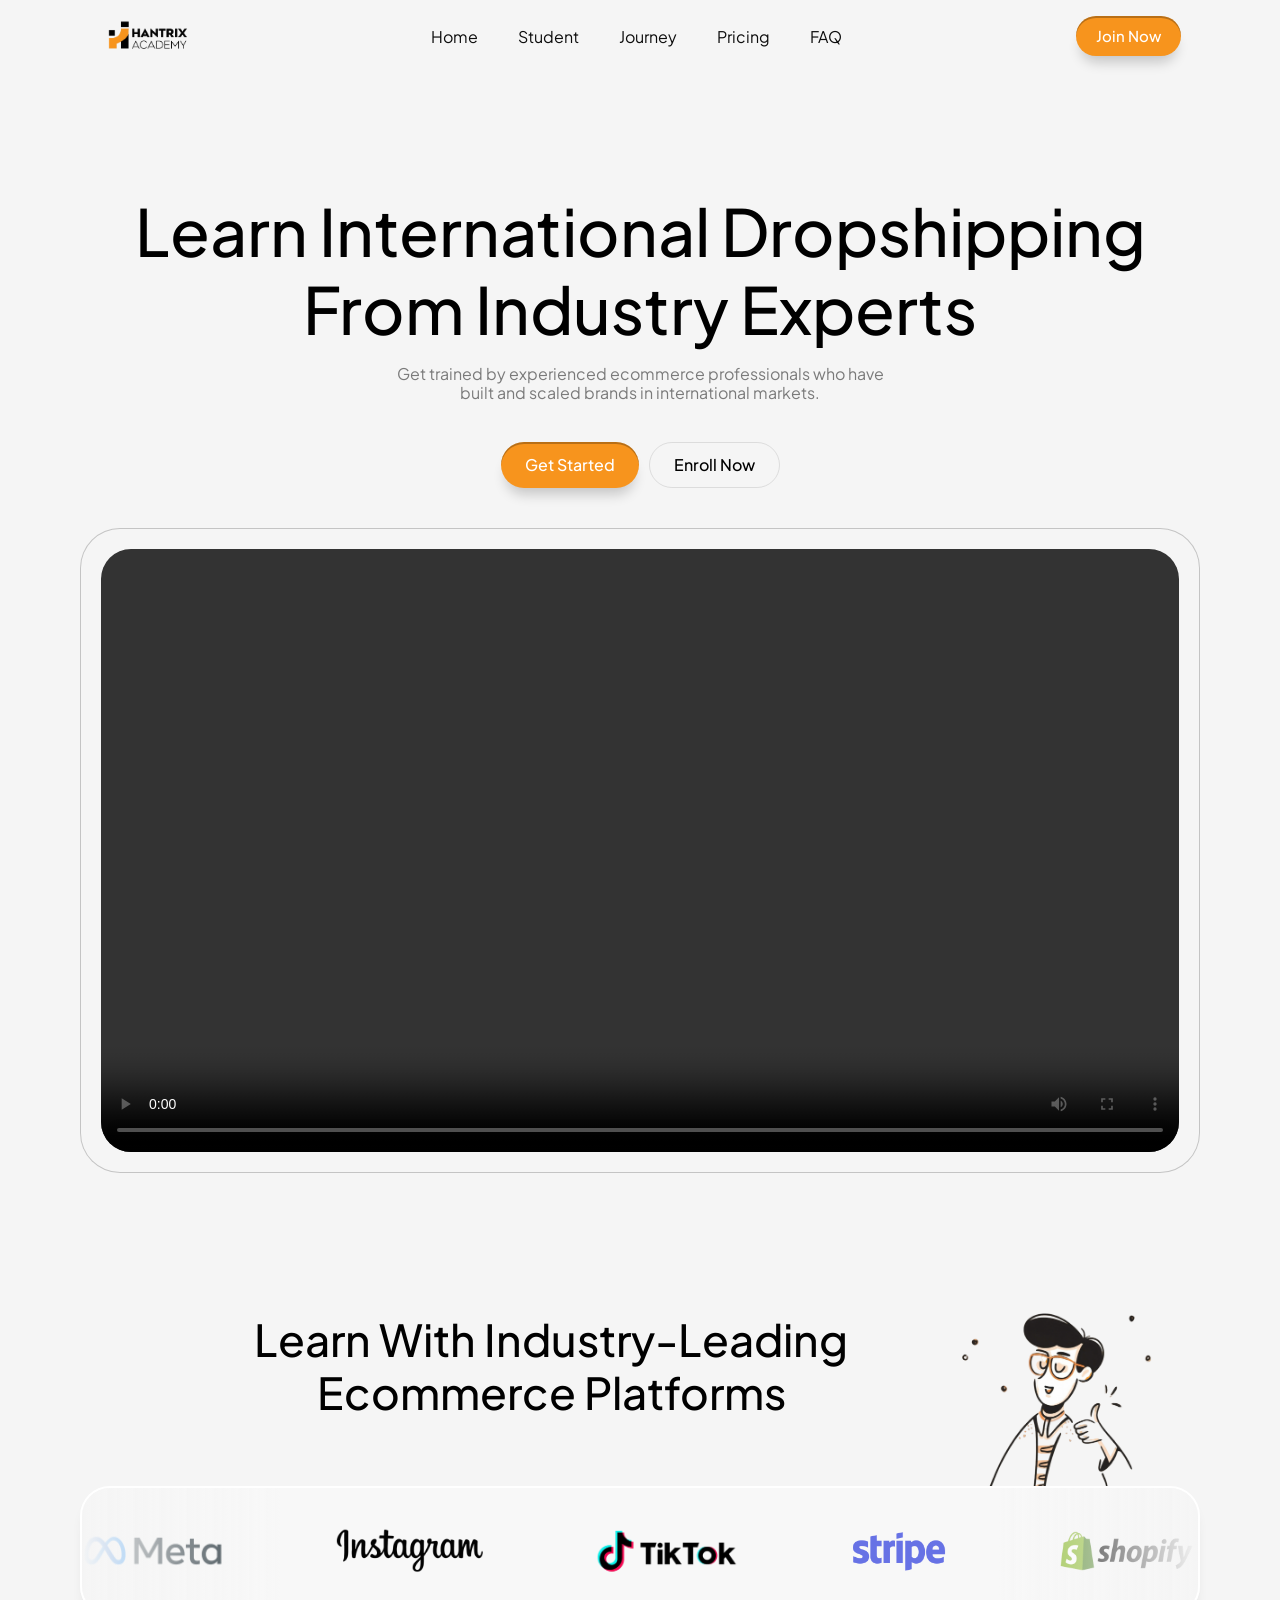
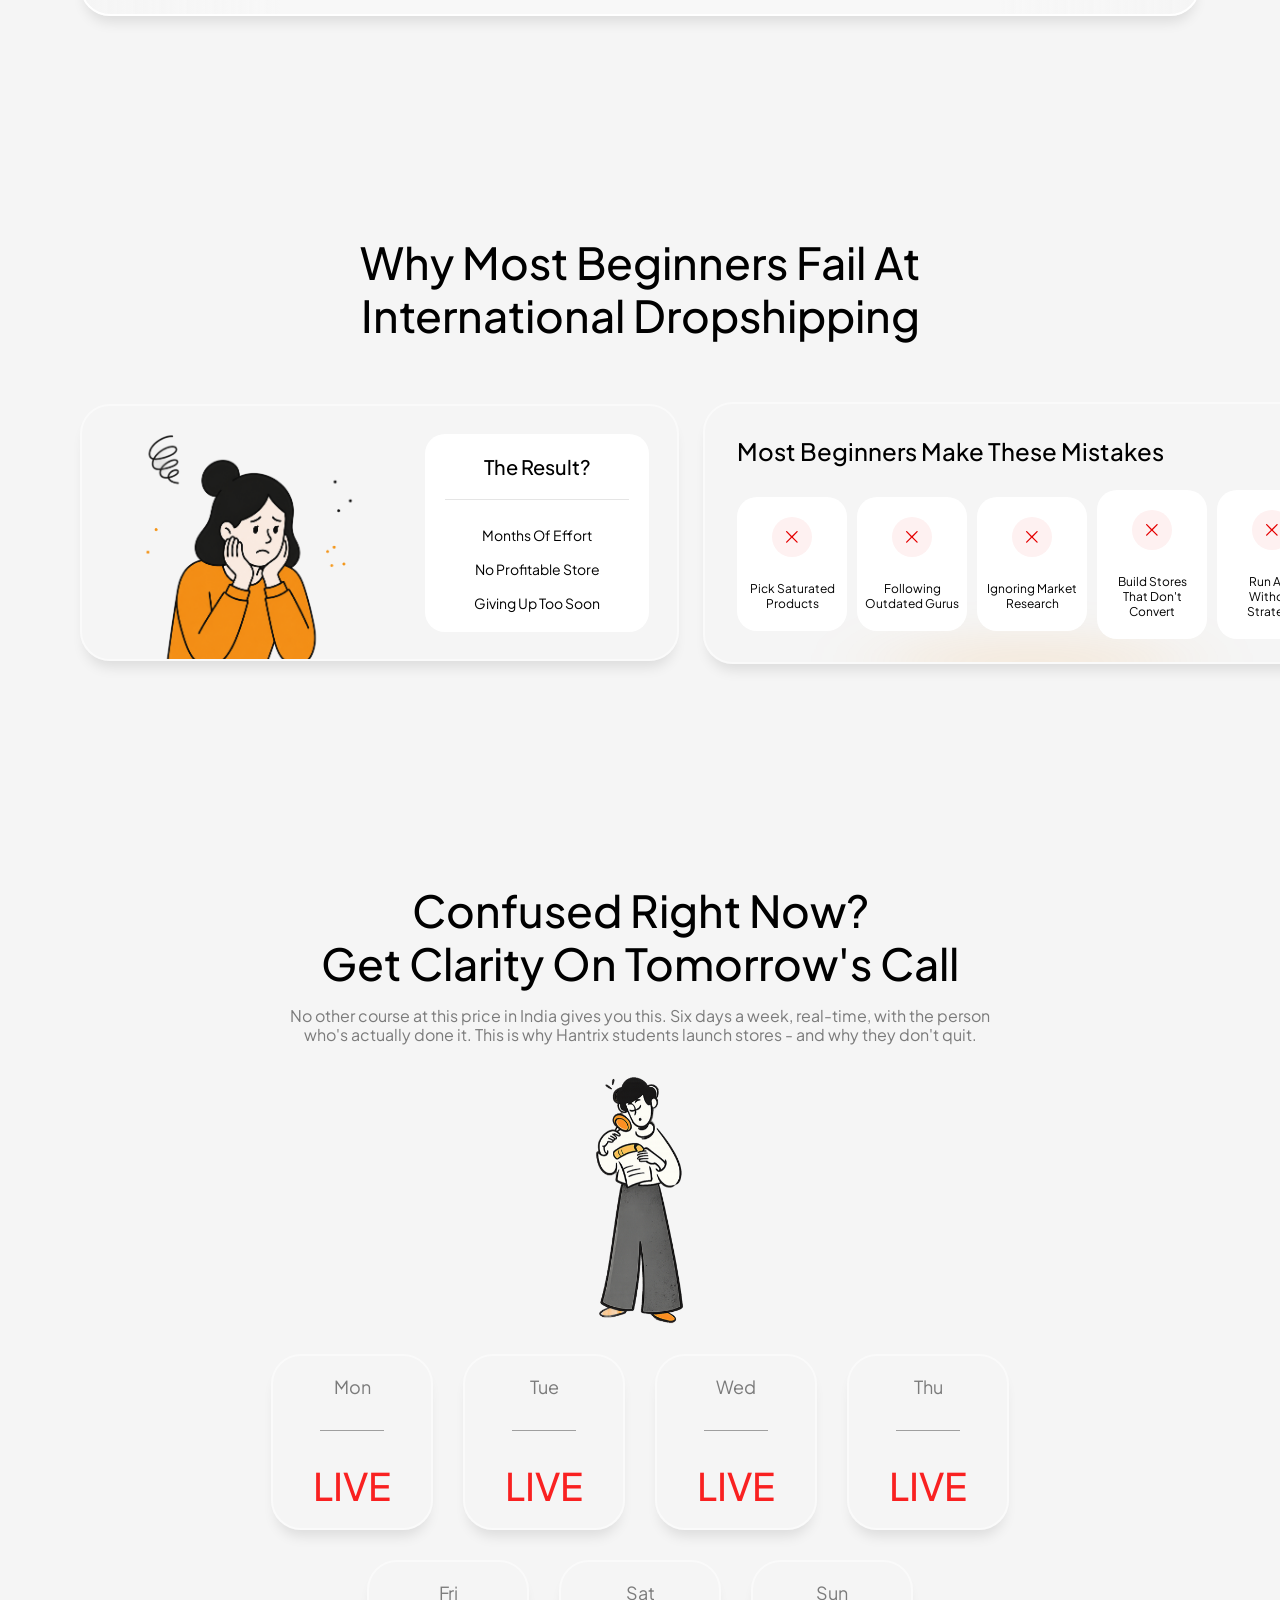
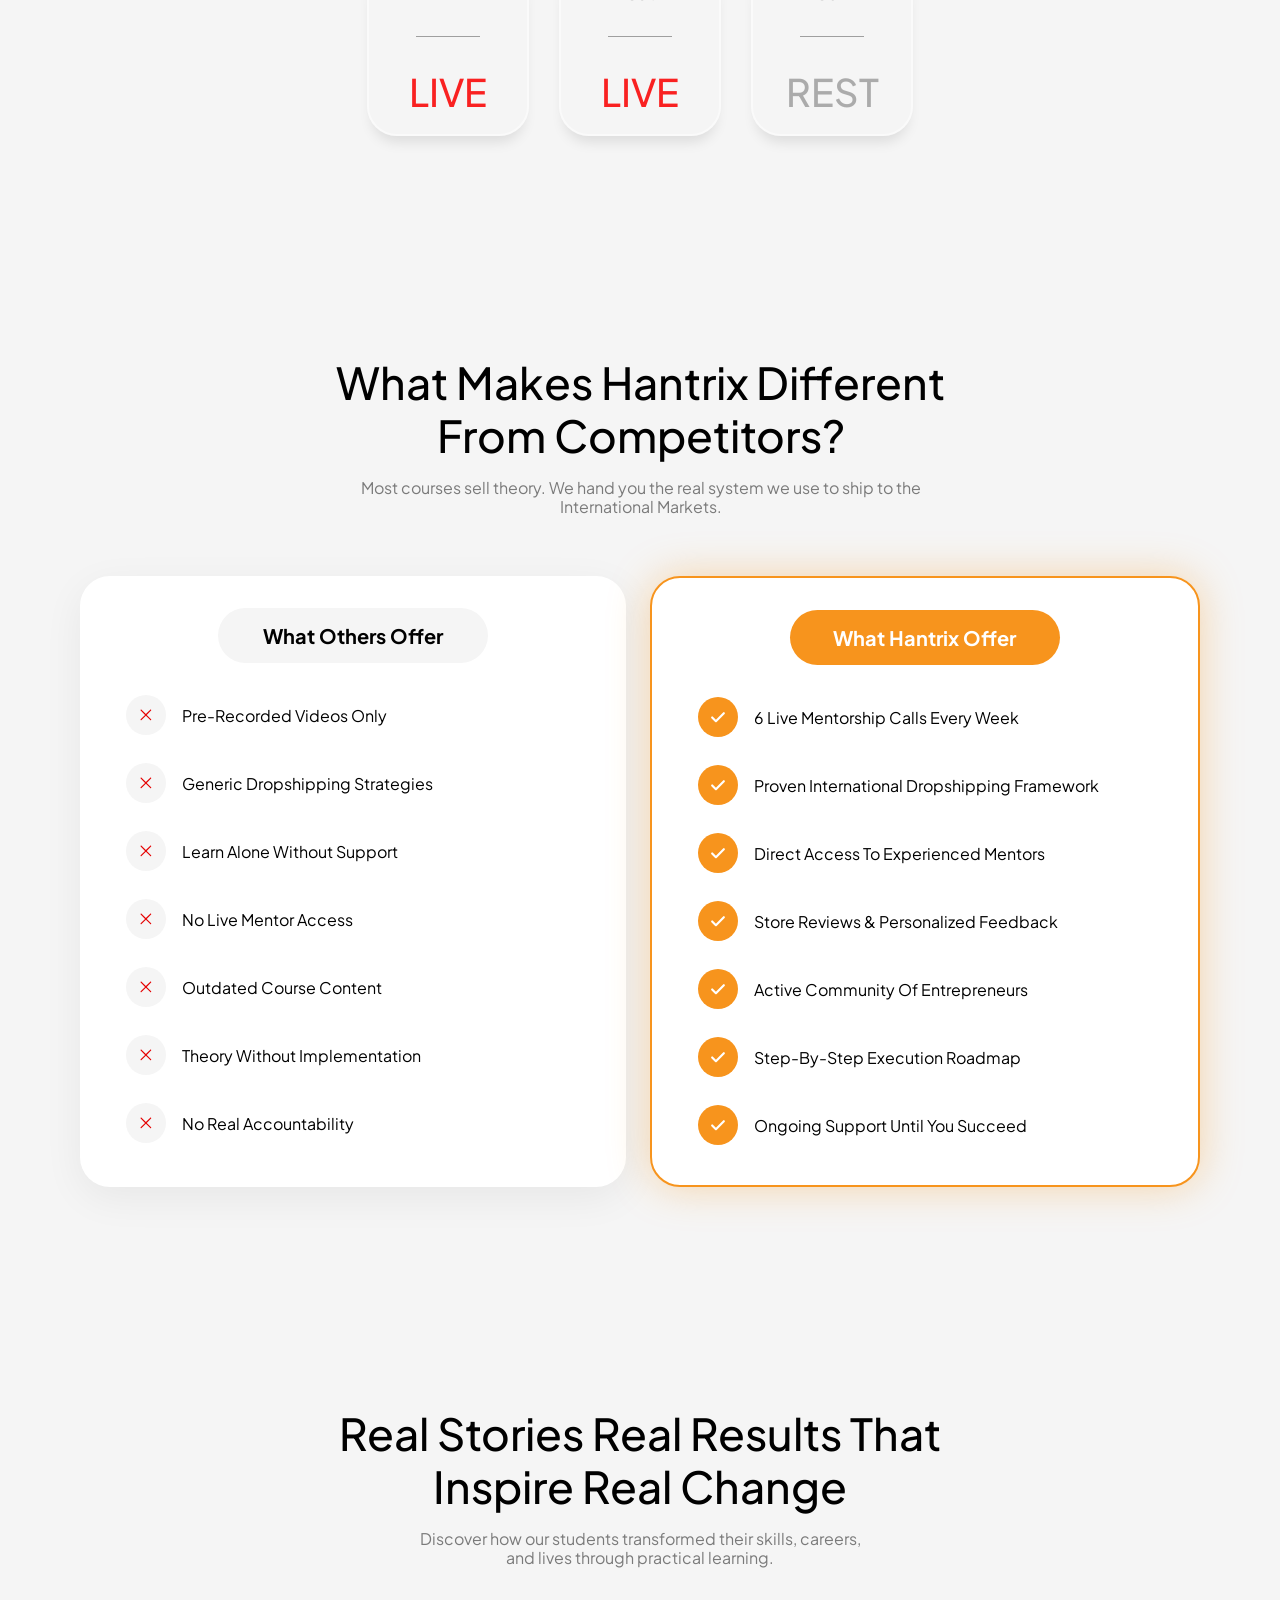
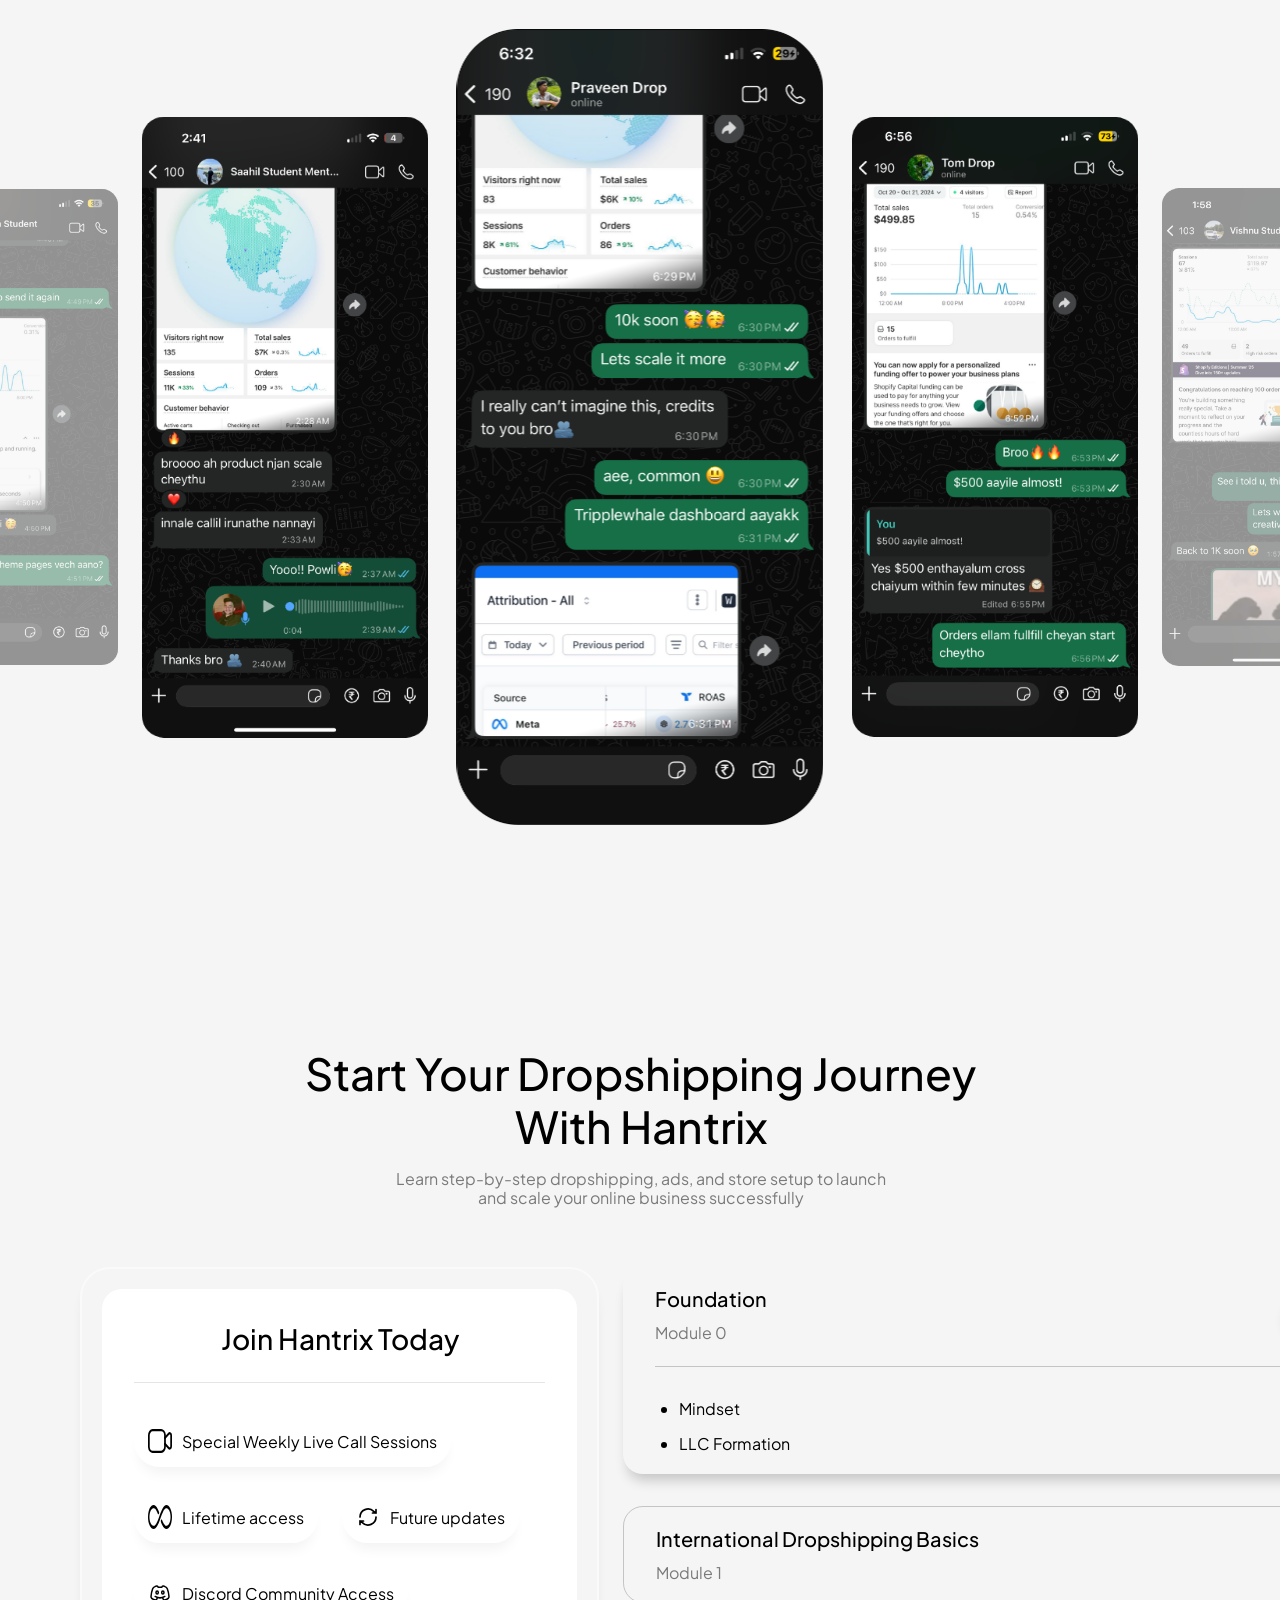
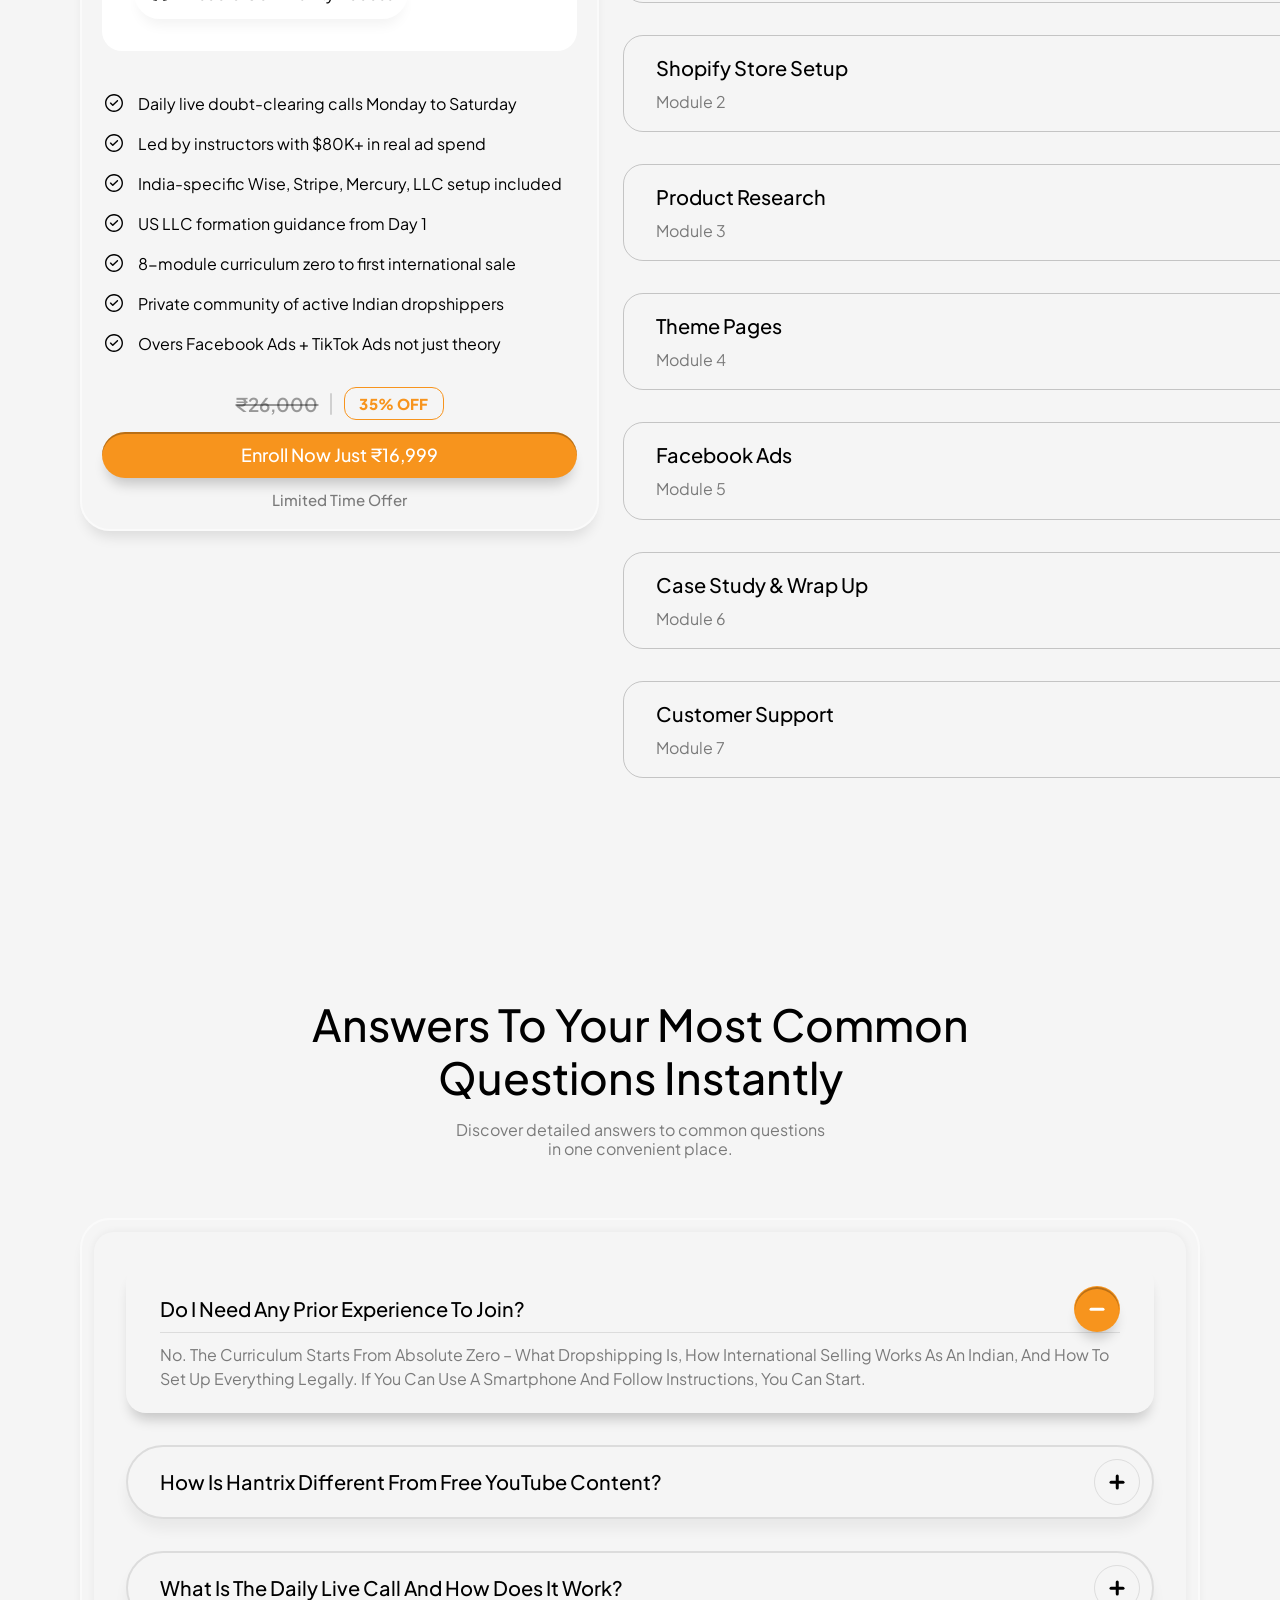
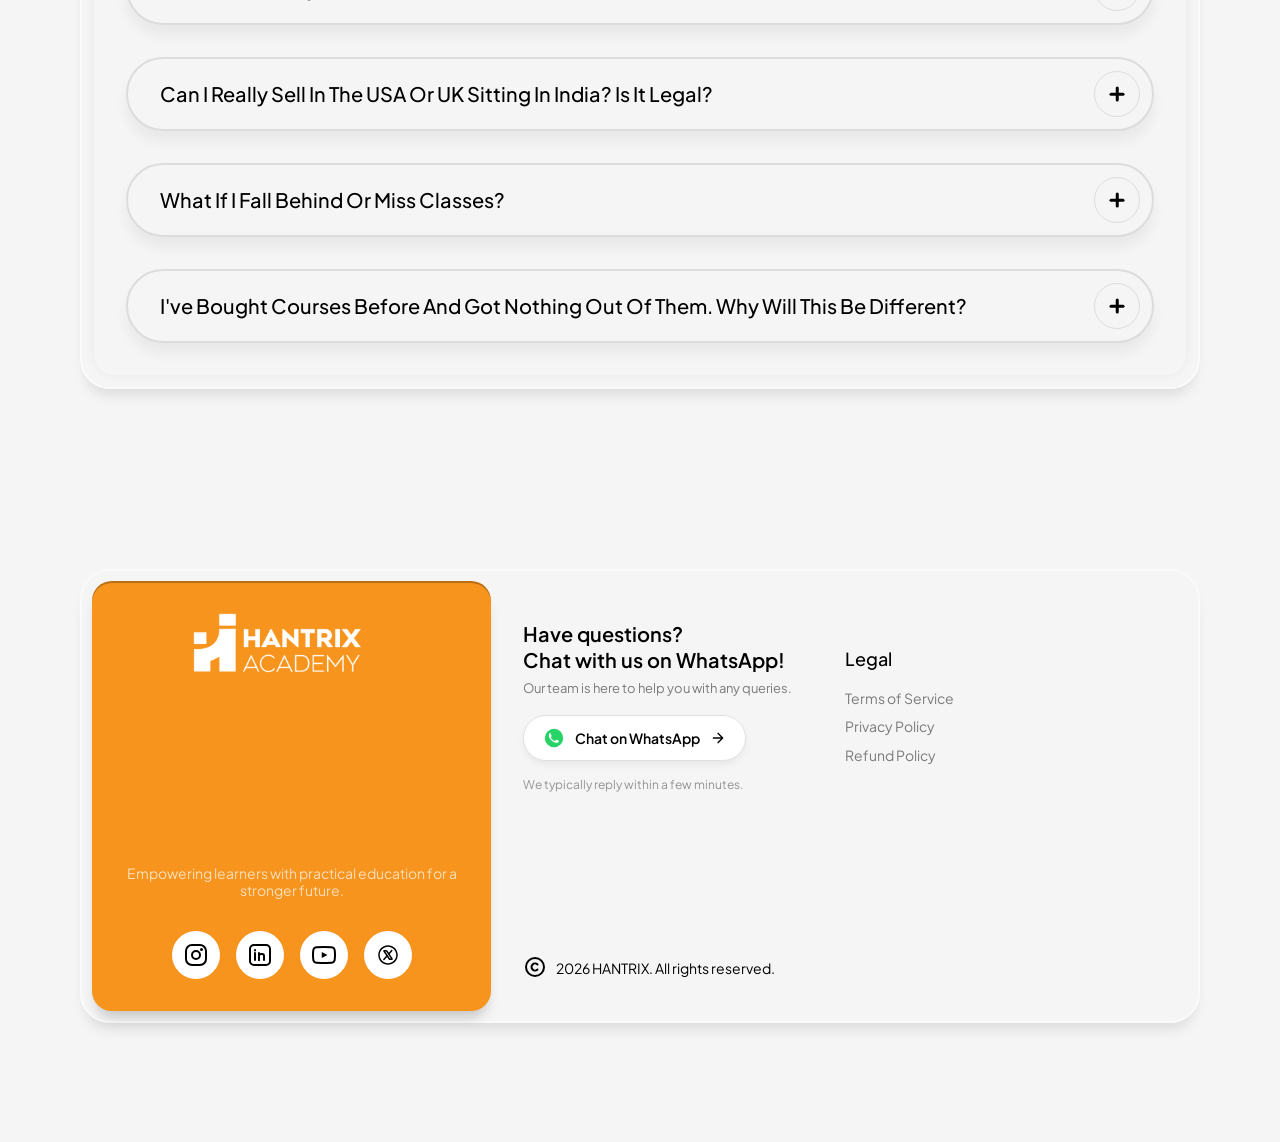
<file: index.html>
<!DOCTYPE html>
<html lang="en">
<head>
  <meta charset="UTF-8" />
  <meta name="viewport" content="width=device-width, initial-scale=1.0" />
  <title>Hantrix Academy</title>
  <link rel="icon" type="image/png" href="assets/Favicon.png">
  <link rel="preconnect" href="https://fonts.googleapis.com" />
  <link rel="preconnect" href="https://fonts.gstatic.com" crossorigin />
  <link href="https://fonts.googleapis.com/css2?family=Plus+Jakarta+Sans:ital,wght@0,200..800;1,200..800&display=swap" rel="stylesheet" />
  <link rel="stylesheet" href="styles.css" />
</head>
<body>
  <!-- Frame 38 — page container -->
  <main class="page">

    <!-- ===== Section 1 — Navbar (Frame 14) ===== -->
    <header class="navbar">
      <div class="navbar__inner">
        <!-- Logo -->
        <a class="logo" href="#home">
          <img class="logo__img" src="assets/logo.png" alt="Hantrix Academy" />
        </a>

        <!-- Nav links -->
        <nav>
          <ul class="nav-links">
            <li><a href="#home">Home</a></li>
            <li><a href="#students">Student</a></li>
            <li><a href="#journey">Journey</a></li>
            <li><a href="#pricing">Pricing</a></li>
            <li><a href="#faq">FAQ</a></li>
          </ul>
        </nav>

        <!-- CTA -->
        <button class="btn btn-primary navbar__cta" onclick="window.open('https://learn.hantrixacademy.com/login','_blank','noopener')">Join Now</button>

        <!-- Mobile hamburger -->
        <button class="navbar__burger" id="navBurger" aria-label="Open menu" aria-expanded="false">
          <svg width="16" height="16" viewBox="0 0 24 24" fill="none" stroke="#fff" stroke-width="2.4" stroke-linecap="round"><line x1="3" y1="6" x2="21" y2="6"/><line x1="3" y1="12" x2="21" y2="12"/><line x1="3" y1="18" x2="21" y2="18"/></svg>
        </button>
      </div>

      <!-- Mobile dropdown menu -->
      <div class="mobile-menu" id="mobileMenu">
        <a href="#home">Home</a>
        <a href="#students">Student</a>
        <a href="#journey">Journey</a>
        <a href="#pricing">Pricing</a>
        <a href="#faq">FAQ</a>
        <button class="btn btn-primary" onclick="window.open('https://learn.hantrixacademy.com/login','_blank','noopener')">Join Now</button>
      </div>
    </header>

    <!-- ===== Section 2 — Hero (Frame 38) ===== -->
    <section class="hero" id="home">
      <div class="hero__intro">
        <div class="hero__eyebrow-wrap" style="display:none;">
          <span class="hero__badge">
            <span class="hero__badge-flag">🇮🇳</span>
            India's First International Dropshipping Academy
          </span>
        </div>

        <div class="hero__text">
          <h1 class="h1 hero__title">Learn International Dropshipping From Industry Experts</h1>
          <p class="subheading">
            Get trained by experienced ecommerce professionals who have<br />
            built and scaled brands in international markets.
          </p>
        </div>

        <div class="hero__buttons">
          <button class="btn btn-primary" onclick="window.open('https://learn.hantrixacademy.com','_blank','noopener')">Get Started</button>
          <button class="btn btn-outline" onclick="location.href='checkout.html'">Enroll Now</button>
        </div>
      </div>

      <!-- Video (same player as checkoutpagehantrix) -->
      <div class="hero__video">
        <div class="hero__video-inner">
          <video controls playsinline webkit-playsinline preload="metadata">
            <source src="https://pub-c2b4c1f32995479e861f271ed9e7f25b.r2.dev/Anirudh%20Landing%20Pravil%204K.mp4#t=0.001" type="video/mp4" />
          </video>
        </div>
      </div>
    </section>

    <!-- ===== Section 3 — Platforms (Frame 2147243743) ===== -->
    <section class="section platforms">
      <div class="section__inner platforms__inner">
        <div class="platforms__top">
          <h2 class="h2 platforms__heading">Learn With Industry-Leading<br />Ecommerce Platforms</h2>
          <div class="platforms__illustration">
            <img src="assets/illustration-thumbsup.png" alt="" />
          </div>
        </div>

        <div class="platforms__logos">
          <div class="platforms__ticker">
            <!-- group 1 -->
            <div class="ticker-group">
              <span class="plogo plogo--meta"><img src="assets/meta.png" alt="Meta" /></span>
              <span class="plogo plogo--insta"><img src="assets/instagram.png" alt="Instagram" /></span>
              <span class="plogo plogo--tiktok"><img src="assets/tiktok.png" alt="TikTok" /></span>
              <span class="plogo plogo--stripe"><img src="assets/stripe.png" alt="Stripe" /></span>
              <span class="plogo plogo--shopify"><img src="assets/shopify.png" alt="Shopify" /></span>
            </div>
            <!-- group 2 (duplicate for seamless loop) -->
            <div class="ticker-group" aria-hidden="true">
              <span class="plogo plogo--meta"><img src="assets/meta.png" alt="" /></span>
              <span class="plogo plogo--insta"><img src="assets/instagram.png" alt="" /></span>
              <span class="plogo plogo--tiktok"><img src="assets/tiktok.png" alt="" /></span>
              <span class="plogo plogo--stripe"><img src="assets/stripe.png" alt="" /></span>
              <span class="plogo plogo--shopify"><img src="assets/shopify.png" alt="" /></span>
            </div>
          </div>
        </div>
      </div>
    </section>

    <!-- ===== Section 4 — Pain Points (Frame 2147243736) ===== -->
    <section class="section painpoints">
      <div class="section__inner painpoints__inner">
        <h2 class="h2">Why Most Beginners Fail At<br />International Dropshipping</h2>

        <div class="painpoints__row">
          <!-- Left: The Result? -->
          <div class="pain-card painpoints__result-card">
            <div class="painpoints__girl">
              <img src="assets/pain-girl.png" alt="Frustrated beginner" />
            </div>
            <div class="result-box">
              <div class="result-box__head">
                <p class="result-box__title">The Result?</p>
                <span class="result-box__divider"></span>
              </div>
              <ul class="result-box__list">
                <li>Months of effort</li>
                <li>No Profitable Store</li>
                <li>Giving Up Too Soon</li>
              </ul>
            </div>
          </div>

          <!-- Right: Most Beginners Make These Mistakes -->
          <div class="pain-card painpoints__mistakes-card">
            <h3 class="painpoints__mistakes-title">Most Beginners Make These Mistakes</h3>
            <div class="mistakes">
              <div class="mistakes__glow" aria-hidden="true">
                <img src="assets/mistakes-glow.svg" alt="" />
              </div>
              <div class="mistakes__row">
                <div class="mistake">
                  <div class="mistake__inner">
                    <span class="mistake__icon"><img src="assets/close-x.svg" alt="" /></span>
                    <p>Pick Saturated Products</p>
                  </div>
                </div>
                <div class="mistake">
                  <div class="mistake__inner">
                    <span class="mistake__icon"><img src="assets/close-x.svg" alt="" /></span>
                    <p>Following Outdated Gurus</p>
                  </div>
                </div>
                <div class="mistake">
                  <div class="mistake__inner">
                    <span class="mistake__icon"><img src="assets/close-x.svg" alt="" /></span>
                    <p>Ignoring Market Research</p>
                  </div>
                </div>
                <div class="mistake">
                  <div class="mistake__inner">
                    <span class="mistake__icon"><img src="assets/close-x.svg" alt="" /></span>
                    <p>Build Stores That Don't Convert</p>
                  </div>
                </div>
                <div class="mistake">
                  <div class="mistake__inner">
                    <span class="mistake__icon"><img src="assets/close-x.svg" alt="" /></span>
                    <p>Run Ads Without Strategy</p>
                  </div>
                </div>
              </div>
            </div>
          </div>
        </div>
      </div>
    </section>

    <!-- ===== Section 5 — Live Call Schedule (Frame 47) ===== -->
    <section class="section liveschedule">
      <div class="section__inner liveschedule__inner">
        <div class="liveschedule__head">
          <h2 class="h2">Confused Right Now?<br />Get Clarity On Tomorrow's Call</h2>
          <p class="subheading liveschedule__subtext">
            No other course at this price in India gives you this. Six days a week, real-time, with the person who's
            actually done it. This is why Hantrix students launch stores - and why they don't quit.
          </p>
        </div>

        <div class="liveschedule__illustration">
          <img src="assets/live-phone.png" alt="Person reviewing on a call" />
        </div>

        <!-- Schedule grid (Frame 65) -->
        <div class="schedule">
          <div class="schedule__row">
            <div class="day-card">
              <span class="day-card__day">Mon</span>
              <span class="day-card__divider"></span>
              <span class="day-card__status day-card__status--live">LIVE</span>
            </div>
            <div class="day-card">
              <span class="day-card__day">Tue</span>
              <span class="day-card__divider"></span>
              <span class="day-card__status day-card__status--live">LIVE</span>
            </div>
            <div class="day-card">
              <span class="day-card__day">Wed</span>
              <span class="day-card__divider"></span>
              <span class="day-card__status day-card__status--live">LIVE</span>
            </div>
            <div class="day-card">
              <span class="day-card__day">Thu</span>
              <span class="day-card__divider"></span>
              <span class="day-card__status day-card__status--live">LIVE</span>
            </div>
          </div>
          <div class="schedule__row">
            <div class="day-card">
              <span class="day-card__day">Fri</span>
              <span class="day-card__divider"></span>
              <span class="day-card__status day-card__status--live">LIVE</span>
            </div>
            <div class="day-card">
              <span class="day-card__day">Sat</span>
              <span class="day-card__divider"></span>
              <span class="day-card__status day-card__status--live">LIVE</span>
            </div>
            <div class="day-card day-card--rest">
              <span class="day-card__day">Sun</span>
              <span class="day-card__divider"></span>
              <span class="day-card__status day-card__status--rest">REST</span>
            </div>
          </div>
        </div>
      </div>
    </section>

    <!-- ===== Section 6 — Comparison Table (Frame 2147243735) ===== -->
    <section class="section comparison">
      <div class="section__inner comparison__inner">
        <div class="comparison__head">
          <h2 class="h2">What Makes Hantrix Different<br />From Competitors?</h2>
          <p class="subheading comparison__subtext">
            Most courses sell theory. We hand you the real system we use to ship to the International Markets.
          </p>
        </div>

        <div class="comparison__cards">
          <!-- What Others Offer -->
          <div class="cmp-card cmp-card--others">
            <div class="cmp-card__header cmp-card__header--grey">What Others Offer</div>
            <ul class="cmp-list">
              <li><span class="cmp-icon cmp-icon--x"><img src="assets/close-x.svg" alt="" /></span>Pre-Recorded Videos Only</li>
              <li><span class="cmp-icon cmp-icon--x"><img src="assets/close-x.svg" alt="" /></span>Generic Dropshipping Strategies</li>
              <li><span class="cmp-icon cmp-icon--x"><img src="assets/close-x.svg" alt="" /></span>Learn Alone Without Support</li>
              <li><span class="cmp-icon cmp-icon--x"><img src="assets/close-x.svg" alt="" /></span>No Live Mentor Access</li>
              <li><span class="cmp-icon cmp-icon--x"><img src="assets/close-x.svg" alt="" /></span>Outdated Course Content</li>
              <li><span class="cmp-icon cmp-icon--x"><img src="assets/close-x.svg" alt="" /></span>Theory Without Implementation</li>
              <li><span class="cmp-icon cmp-icon--x"><img src="assets/close-x.svg" alt="" /></span>No Real Accountability</li>
            </ul>
          </div>

          <!-- What Hantrix Offer -->
          <div class="cmp-card cmp-card--hantrix">
            <div class="cmp-card__header cmp-card__header--orange">What Hantrix Offer</div>
            <ul class="cmp-list">
              <li><span class="cmp-icon cmp-icon--check"><svg viewBox="0 0 24 24" fill="none" aria-hidden="true"><path d="M5 12.5l4.5 4.5L19 7.5" stroke="#fff" stroke-width="2.6" stroke-linecap="round" stroke-linejoin="round"/></svg></span>6 Live Mentorship Calls Every Week</li>
              <li><span class="cmp-icon cmp-icon--check"><svg viewBox="0 0 24 24" fill="none" aria-hidden="true"><path d="M5 12.5l4.5 4.5L19 7.5" stroke="#fff" stroke-width="2.6" stroke-linecap="round" stroke-linejoin="round"/></svg></span>Proven International Dropshipping Framework</li>
              <li><span class="cmp-icon cmp-icon--check"><svg viewBox="0 0 24 24" fill="none" aria-hidden="true"><path d="M5 12.5l4.5 4.5L19 7.5" stroke="#fff" stroke-width="2.6" stroke-linecap="round" stroke-linejoin="round"/></svg></span>Direct Access To Experienced Mentors</li>
              <li><span class="cmp-icon cmp-icon--check"><svg viewBox="0 0 24 24" fill="none" aria-hidden="true"><path d="M5 12.5l4.5 4.5L19 7.5" stroke="#fff" stroke-width="2.6" stroke-linecap="round" stroke-linejoin="round"/></svg></span>Store Reviews &amp; Personalized Feedback</li>
              <li><span class="cmp-icon cmp-icon--check"><svg viewBox="0 0 24 24" fill="none" aria-hidden="true"><path d="M5 12.5l4.5 4.5L19 7.5" stroke="#fff" stroke-width="2.6" stroke-linecap="round" stroke-linejoin="round"/></svg></span>Active Community Of Entrepreneurs</li>
              <li><span class="cmp-icon cmp-icon--check"><svg viewBox="0 0 24 24" fill="none" aria-hidden="true"><path d="M5 12.5l4.5 4.5L19 7.5" stroke="#fff" stroke-width="2.6" stroke-linecap="round" stroke-linejoin="round"/></svg></span>Step-By-Step Execution Roadmap</li>
              <li><span class="cmp-icon cmp-icon--check"><svg viewBox="0 0 24 24" fill="none" aria-hidden="true"><path d="M5 12.5l4.5 4.5L19 7.5" stroke="#fff" stroke-width="2.6" stroke-linecap="round" stroke-linejoin="round"/></svg></span>Ongoing Support Until You Succeed</li>
            </ul>
          </div>
        </div>
      </div>
    </section>

    <!-- ===== Section 8 — Testimonials (Frame 2147243732) ===== -->
    <!-- NOTE: Section 7 (Community/Support — Frame 49) goes ABOVE this once provided -->
    <section class="section testimonials" id="students">
      <div class="section__inner testimonials__inner">
        <div class="testimonials__head">
          <h2 class="h2">Real Stories Real Results That<br />Inspire Real Change</h2>
          <p class="subheading">
            Discover how our students transformed their skills, careers,<br />
            and lives through practical learning.
          </p>
        </div>

        <div class="testimonials__gallery">
          <!-- far left (Mustafa) -->
          <div class="phone phone--l2">
            <img src="assets/phone-l2.png" alt="Mustafa — student testimonial" />
          </div>
          <!-- left-center (Saahil) -->
          <div class="phone phone--l1">
            <img src="assets/phone-l1.png" alt="Saahil — student testimonial" />
          </div>
          <!-- center (Praveen) — hero -->
          <div class="phone phone--center">
            <img src="assets/phone-center.png" alt="Praveen Drop — student testimonial" />
          </div>
          <!-- right-center (Tom) -->
          <div class="phone phone--r1">
            <img src="assets/phone-r1.png" alt="Tom Drop — student testimonial" />
          </div>
          <!-- far right (Vishnu) -->
          <div class="phone phone--r2">
            <img src="assets/phone-r2.png" alt="Vishnu — student testimonial" />
          </div>
        </div>
      </div>
    </section>

    <!-- ===== Section 9 — Pricing / Curriculum (Frame 51) ===== -->
    <section class="section pricing" id="journey">
      <div class="section__inner pricing__inner">
        <div class="pricing__head">
          <h2 class="h2">Start Your Dropshipping Journey<br />With Hantrix</h2>
          <p class="subheading pricing__subtext">
            Learn step-by-step dropshipping, ads, and store setup to launch<br />and scale your online business successfully
          </p>
        </div>

        <div class="pricing__cols" id="pricing">
          <!-- LEFT: Join Hantrix Today -->
          <div class="pricing__left">
            <div class="join-group">
            <div class="join-card join-card--top">
              <div class="join-card__head">
                <h3 class="join-card__title">Join Hantrix Today</h3>
                <span class="join-card__divider"></span>
              </div>

              <div class="join-features">
                <span class="feature-pill">
                  <img src="assets/ic-video.svg" width="24" height="24" alt="" />
                  Special Weekly Live Call Sessions
                </span>
                <div class="feature-row">
                  <span class="feature-pill">
                    <img src="assets/ic-lifetime.svg" width="24" height="24" alt="" />
                    Lifetime access
                  </span>
                  <span class="feature-pill">
                    <svg viewBox="0 0 24 24" fill="none" stroke="#000" stroke-width="1.7" stroke-linecap="round"><path d="M4 12a8 8 0 0113.7-5.6L20 8M20 4.5V8h-3.5M20 12a8 8 0 01-13.7 5.6L4 16M4 19.5V16h3.5"/></svg>
                    Future updates
                  </span>
                </div>
                <span class="feature-pill">
                  <img src="assets/ic-discord.svg" width="24" height="24" alt="" />
                  Discord Community Access
                </span>
              </div>
            </div>

            <div class="join-card join-card--bottom">
              <ul class="join-checklist">
                <li><img src="assets/ic-check.svg" width="24" height="24" alt="" />Daily live doubt-clearing calls Monday to Saturday</li>
                <li><img src="assets/ic-check.svg" width="24" height="24" alt="" />Led by instructors with $80K+ in real ad spend</li>
                <li><img src="assets/ic-check.svg" width="24" height="24" alt="" />India-specific Wise, Stripe, Mercury, LLC setup included</li>
                <li><img src="assets/ic-check.svg" width="24" height="24" alt="" />US LLC formation guidance from Day 1</li>
                <li><img src="assets/ic-check.svg" width="24" height="24" alt="" />8-module curriculum zero to first international sale</li>
                <li><img src="assets/ic-check.svg" width="24" height="24" alt="" />Private community of active Indian dropshippers</li>
                <li><img src="assets/ic-check.svg" width="24" height="24" alt="" />Overs Facebook Ads + TikTok Ads not just theory</li>
              </ul>

              <div class="offer-top">
                <span class="offer-cut">₹26,000</span>
                <span class="offer-div"></span>
                <span class="offer-badge">35% OFF</span>
              </div>
              <button class="btn btn-cta" onclick="location.href='checkout.html'">Enroll Now Just ₹16,999</button>
              <div class="offer-sub">Limited Time Offer</div>
            </div>
            </div>

            <!-- social proof -->
            <div class="enrolled-pill">
              <!-- TODO: replace with real avatar cluster image -->
              <span class="enrolled-avatars"><span></span><span></span><span></span></span>
              20 People have enrolled in last 30 days
            </div>
          </div>

          <!-- RIGHT: Curriculum accordion -->
          <!-- checkout-style accordion (JS-rendered) -->
          <div class="pricing__right">
            <div id="modules-container" style="display:flex; flex-direction:column; gap:32px;"></div>
          </div>
        </div>
      </div>
    </section>

    <!-- ===== Section 10 — FAQ (Frame 52) ===== -->
    <section class="section faq" id="faq">
      <div class="section__inner faq__inner">
        <div class="faq__head">
          <h2 class="h2">Answers To Your Most Common<br />Questions Instantly</h2>
          <p class="subheading">Discover detailed answers to common questions<br />in one convenient place.</p>
        </div>

        <div class="faq__list">
          <div class="faq__panel">
          <details class="faq-item" name="faq" open>
            <summary class="faq-item__summary">
              <span class="faq-item__q">Do I Need Any Prior Experience To Join?</span>
              <span class="faq-item__toggle" aria-hidden="true"></span>
            </summary>
            <div class="faq-item__body">
              <span class="faq-item__divider"></span>
              <p class="faq-item__a">No. The Curriculum Starts From Absolute Zero – What Dropshipping Is, How International Selling Works As An Indian, And How To Set Up Everything Legally. If You Can Use A Smartphone And Follow Instructions, You Can Start.</p>
            </div>
          </details>

          <details class="faq-item" name="faq">
            <summary class="faq-item__summary">
              <span class="faq-item__q">How Is Hantrix Different From Free YouTube Content?</span>
              <span class="faq-item__toggle" aria-hidden="true"></span>
            </summary>
            <div class="faq-item__body">
              <span class="faq-item__divider"></span>
              <p class="faq-item__a">YouTube gives you fragments. Hantrix gives you a system — 8 modules in sequence, India-specific (Wise, Stripe, Mercury, LLC), and a live doubt-clearing call every single day where you can ask questions about your actual store. No YouTube channel does that.</p>
            </div>
          </details>

          <details class="faq-item" name="faq">
            <summary class="faq-item__summary">
              <span class="faq-item__q">What Is The Daily Live Call And How Does It Work?</span>
              <span class="faq-item__toggle" aria-hidden="true"></span>
            </summary>
            <div class="faq-item__body">
              <span class="faq-item__divider"></span>
              <p class="faq-item__a">Every enrolled student gets access to a live doubt-clearing call, Monday to Friday. You join, ask questions about your store, ads, or anything in the curriculum, and get answers in real time. No pre-recorded Q&amp;A. No chatbot. A real instructor on a live call.</p>
            </div>
          </details>

          <details class="faq-item" name="faq">
            <summary class="faq-item__summary">
              <span class="faq-item__q">Can I Really Sell In The USA Or UK Sitting In India? Is It Legal?</span>
              <span class="faq-item__toggle" aria-hidden="true"></span>
            </summary>
            <div class="faq-item__body">
              <span class="faq-item__divider"></span>
              <p class="faq-item__a">Yes — and we cover exactly how. Through LLC formation, Wise, Stripe, and Mercury Bank, you operate a fully legal US business as an Indian resident. This is what most courses skip. We walk you through the entire setup.</p>
            </div>
          </details>

          <details class="faq-item" name="faq">
            <summary class="faq-item__summary">
              <span class="faq-item__q">What If I Fall Behind Or Miss Classes?</span>
              <span class="faq-item__toggle" aria-hidden="true"></span>
            </summary>
            <div class="faq-item__body">
              <span class="faq-item__divider"></span>
              <p class="faq-item__a">Every call is recorded and available inside the platform. Miss a day, watch the recording. Fall behind on a module, catch up at your pace. The daily calls aren't going anywhere — they run every week, so you always have a live session to come back to.</p>
            </div>
          </details>

          <details class="faq-item" name="faq">
            <summary class="faq-item__summary">
              <span class="faq-item__q">I've Bought Courses Before And Got Nothing Out Of Them. Why Will This Be Different?</span>
              <span class="faq-item__toggle" aria-hidden="true"></span>
            </summary>
            <div class="faq-item__body">
              <span class="faq-item__divider"></span>
              <p class="faq-item__a">Most courses sell you videos and disappear. Hantrix gives you a live instructor on a call every single day — Monday to Friday. You get stuck, you show up, you get unblocked. That's the difference. No support = no results. We built the daily call specifically because that's where every other course fails.</p>
            </div>
          </details>
          </div>
        </div>
      </div>
    </section>

    <!-- ===== Section 11 — Footer (reused from checkoutpagehantrix) ===== -->
    <footer style="width:100%; background:#F5F5F5; padding:40px 80px 60px;">
  <div class="footer-desktop" style="max-width:1280px; margin:0 auto;">
    <div class="ft-card" style="padding:12px 32px 12px 12px; background:rgba(255,255,255,0); box-shadow:0px 11px 13px -5px rgba(0,0,0,0.10); border-radius:30px; outline:2px rgba(255,255,255,0.50) solid; outline-offset:-2px; display:inline-flex; flex-direction:column; gap:10px; width:100%;">
      <div class="footer-row" style="align-self:stretch; display:inline-flex; align-items:flex-start; gap:32px;">

        <!-- Left: Orange brand card -->
        <div class="f-anim ft-brand" data-fo="0" style="padding:32px; background:#F7941D; box-shadow:0 2px 0 0 rgba(0,0,0,0.25) inset, 0 11px 13px -5px rgba(0,0,0,0.20); border-radius:20px; display:flex; align-items:center; gap:10px; flex:none;">
          <div class="ft-brand-col" style="width:335px; display:inline-flex; flex-direction:column; align-items:center; gap:191px;">
            <!-- Logo -->
            <img src="assets/footer-logo.png" style="height:61px; width:auto; object-fit:contain;">
            <!-- Tagline + socials -->
            <div style="align-self:stretch; display:flex; flex-direction:column; align-items:center; gap:32px;">
              <div class="f-anim" data-fo="1" style="align-self:stretch; text-align:center; color:rgba(255,255,255,0.70); font-size:14px; font-family:'Plus Jakarta Sans',sans-serif; font-weight:400; line-height:16.80px; word-wrap:break-word;">Empowering learners with practical education for a stronger future.</div>
              <div style="display:inline-flex; align-items:center; gap:16px;">
                <!-- Instagram -->
                <a class="f-anim" data-fo="5" href="https://www.instagram.com/hantrix.academy?igsh=bWI3dGhtZ2I4bGY2&utm_source=qr" target="_blank" rel="noopener" style="padding:12px; background:white; border-radius:50px; display:flex; justify-content:center; align-items:center; text-decoration:none;">
                  <svg width="24" height="24" viewBox="0 0 24 24" fill="none" xmlns="http://www.w3.org/2000/svg">
                    <rect x="2" y="2" width="20" height="20" rx="6" stroke="#000" stroke-width="2" fill="none"/>
                    <circle cx="12" cy="12" r="4" stroke="#000" stroke-width="2" fill="none"/>
                    <circle cx="17.5" cy="6.5" r="1.5" fill="#000"/>
                  </svg>
                </a>
                <!-- LinkedIn -->
                <a class="f-anim" data-fo="6" href="https://www.linkedin.com/in/hantrix-academy-3033b0403/" target="_blank" rel="noopener" style="padding:12px; background:white; border-radius:50px; display:flex; justify-content:center; align-items:center; text-decoration:none;">
                  <svg width="24" height="24" viewBox="0 0 24 24" fill="none" xmlns="http://www.w3.org/2000/svg">
                    <rect x="2" y="2" width="20" height="20" rx="4" stroke="#000" stroke-width="2" fill="none"/>
                    <path d="M7 10v7M7 7v.5" stroke="#000" stroke-width="2" stroke-linecap="round"/>
                    <path d="M11 17v-4c0-1.1.9-2 2-2h1a2 2 0 0 1 2 2v4" stroke="#000" stroke-width="2" stroke-linecap="round" stroke-linejoin="round"/>
                    <path d="M11 10v7" stroke="#000" stroke-width="2" stroke-linecap="round"/>
                  </svg>
                </a>
                <!-- YouTube -->
                <a class="f-anim" data-fo="7" href="https://www.youtube.com/@hantrixacademy" target="_blank" rel="noopener" style="padding:12px; background:white; border-radius:50px; display:flex; justify-content:center; align-items:center; text-decoration:none;">
                  <svg width="24" height="24" viewBox="0 0 24 24" fill="none" xmlns="http://www.w3.org/2000/svg">
                    <path d="M22.54 6.42a2.78 2.78 0 0 0-1.95-1.96C18.88 4 12 4 12 4s-6.88 0-8.59.46A2.78 2.78 0 0 0 1.46 6.42 29 29 0 0 0 1 12a29 29 0 0 0 .46 5.58 2.78 2.78 0 0 0 1.95 1.96C5.12 20 12 20 12 20s6.88 0 8.59-.46a2.78 2.78 0 0 0 1.95-1.96A29 29 0 0 0 23 12a29 29 0 0 0-.46-5.58z" stroke="#000" stroke-width="2" fill="none"/>
                    <polygon points="9.75 15.02 15.5 12 9.75 8.98 9.75 15.02" fill="#000"/>
                  </svg>
                </a>
                <!-- X (Twitter) -->
                <a class="f-anim" data-fo="8" href="https://x.com/hantrixacademy?s=11" target="_blank" rel="noopener" style="padding:12px; background:white; border-radius:50px; display:flex; justify-content:center; align-items:center; text-decoration:none;">
                  <svg width="24" height="24" viewBox="0 0 24 24" fill="none" xmlns="http://www.w3.org/2000/svg">
                    <path fill-rule="evenodd" clip-rule="evenodd" d="M12 3.75C7.44329 3.75 3.75 7.44329 3.75 12C3.75 16.5567 7.44329 20.25 12 20.25C16.5567 20.25 20.25 16.5567 20.25 12C20.25 7.44329 16.5567 3.75 12 3.75ZM2.25 12C2.25 6.61487 6.61487 2.25 12 2.25C17.3851 2.25 21.75 6.61487 21.75 12C21.75 17.3851 17.3851 21.75 12 21.75C6.61487 21.75 2.25 17.3851 2.25 12Z" fill="black"/>
                    <path fill-rule="evenodd" clip-rule="evenodd" d="M7.34352 8.47386C6.90712 7.83045 7.36801 6.96094 8.14545 6.96094H10.1963C10.6265 6.96094 11.0287 7.17412 11.2701 7.53012L16.7059 15.5444C17.1423 16.1878 16.6814 17.0573 15.9039 17.0573H13.8531C13.4229 17.0573 13.0207 16.8441 12.7793 16.4881L7.34352 8.47386ZM9.14723 8.46094L13.9604 15.5573H14.9022L10.089 8.46094H9.14723Z" fill="black"/>
                    <path fill-rule="evenodd" clip-rule="evenodd" d="M11.6242 12.2418C11.9351 12.5155 11.9652 12.9894 11.6915 13.3003L8.4399 16.9938C8.16619 17.3047 7.69228 17.3349 7.38138 17.0612C7.07048 16.7875 7.04032 16.3136 7.31403 16.0027L10.5657 12.3091C10.8394 11.9982 11.3133 11.9681 11.6242 12.2418Z" fill="black"/>
                    <path fill-rule="evenodd" clip-rule="evenodd" d="M16.2968 6.93707C16.6077 7.21078 16.6378 7.68469 16.3641 7.99559L13.3061 11.4692C13.0324 11.7801 12.5585 11.8103 12.2476 11.5366C11.9367 11.2629 11.9065 10.7889 12.1802 10.478L15.2383 7.00443C15.512 6.69352 15.9859 6.66337 16.2968 6.93707Z" fill="black"/>
                  </svg>
                </a>
              </div>
            </div>
          </div>
        </div>

        <!-- Right: Links + newsletter -->
        <div class="ft-right" style="flex:1; flex-direction:column; justify-content:flex-start; align-items:flex-start; gap:163px; display:inline-flex;">

          <!-- Top row -->
          <div class="ft-toprow" style="align-self:stretch; justify-content:flex-start; align-items:center; gap:53px; display:inline-flex; padding-top:40px;">

            <!-- WhatsApp -->
            <div class="f-anim" data-fo="2" style="flex-direction:column; justify-content:flex-start; align-items:flex-start; gap:16px; display:inline-flex;">
              <div style="flex-direction:column; gap:6px; display:flex;">
                <div style="color:#000; font-size:20px; font-family:'Plus Jakarta Sans',sans-serif; font-weight:600; line-height:1.3;">Have questions?<br>Chat with us on WhatsApp!</div>
                <div style="color:rgba(0,0,0,0.50); font-size:13px; font-family:'Plus Jakarta Sans',sans-serif; font-weight:400; line-height:1.5;">Our team is here to help you with any queries.</div>
              </div>
              <a href="https://wa.me/919074174802?text=Hi%2C%20I%27m%20interested%20in%20joining%20Hantrix%20Academy.%20Can%20you%20help%20me%20with%20more%20details%3F" target="_blank" rel="noopener" style="display:inline-flex; align-items:center; gap:10px; padding:12px 20px; background:#fff; border-radius:50px; outline:1px rgba(0,0,0,0.12) solid; outline-offset:-1px; text-decoration:none; box-shadow:0px 4px 10px -2px rgba(0,0,0,0.08);">
                <svg width="22" height="22" viewBox="0 0 24 24" fill="none"><circle cx="12" cy="12" r="10" fill="#25D366"/><path d="M17 14.8c-.3-.1-1.7-.8-2-.9-.3-.1-.5-.1-.7.1-.2.3-.8.9-1 1.1-.2.2-.3.2-.6.1-.3-.2-1.3-.5-2.4-1.5-.9-.8-1.5-1.8-1.7-2.1-.2-.3 0-.5.1-.6.1-.1.3-.3.4-.5.1-.2.2-.3.3-.5.1-.2 0-.4 0-.5-.1-.2-.7-1.6-.9-2.2-.2-.6-.5-.5-.7-.5h-.6c-.2 0-.5.1-.8.4C7 8 6.4 8.6 6.4 9.9c0 1.3 1 2.6 1.1 2.7.1.2 1.9 3 4.6 4.1.6.3 1.1.4 1.5.5.6.2 1.2.2 1.6.1.5-.1 1.7-.7 1.9-1.3.2-.7.2-1.2.2-1.3-.1-.1-.3-.2-.6-.3z" fill="#fff"/></svg>
                <span style="color:#000; font-size:14px; font-family:'Plus Jakarta Sans',sans-serif; font-weight:600;">Chat on WhatsApp</span>
                <svg width="16" height="16" viewBox="0 0 24 24" fill="none" stroke="#000" stroke-width="2" stroke-linecap="round" stroke-linejoin="round"><path d="M5 12h14M12 5l7 7-7 7"/></svg>
              </a>
              <div style="color:rgba(0,0,0,0.40); font-size:12px; font-family:'Plus Jakarta Sans',sans-serif; font-weight:400;">We typically reply within a few minutes.</div>
            </div>

            <!-- Link columns -->
            <div class="ft-links" style="justify-content:flex-start; align-items:flex-start; gap:54px; display:flex;">

              <!-- Legal -->
              <div class="f-anim" data-fo="3" style="flex-direction:column; justify-content:flex-start; align-items:flex-start; gap:20px; display:inline-flex;">
                <div style="color:#000; font-size:18px; font-family:'Plus Jakarta Sans',sans-serif; font-weight:500; line-height:21.60px; word-wrap:break-word;">Legal</div>
                <div style="align-self:stretch; flex-direction:column; justify-content:flex-start; align-items:flex-start; gap:12px; display:flex;">
                  <a href="terms.html" style="color:rgba(0,0,0,0.50); font-size:14px; font-family:'Plus Jakarta Sans',sans-serif; font-weight:400; line-height:16.80px; word-wrap:break-word; text-decoration:none;">Terms of Service</a>
                  <a href="privacy.html" style="color:rgba(0,0,0,0.50); font-size:14px; font-family:'Plus Jakarta Sans',sans-serif; font-weight:400; line-height:16.80px; word-wrap:break-word; text-decoration:none;">Privacy Policy</a>
                  <a href="refund.html" style="color:rgba(0,0,0,0.50); font-size:14px; font-family:'Plus Jakarta Sans',sans-serif; font-weight:400; line-height:16.80px; word-wrap:break-word; text-decoration:none;">Refund Policy</a>
                </div>
              </div>

            </div>
          </div>

          <!-- Bottom bar -->
          <div class="ft-bottom" style="align-self:stretch; justify-content:flex-start; align-items:center; gap:170px; display:inline-flex;">
            <!-- Copyright -->
            <div class="f-anim" data-fo="4" style="justify-content:flex-start; align-items:center; gap:9px; display:flex;">
              <svg width="24" height="24" viewBox="0 0 24 24" fill="none"><circle cx="12" cy="12" r="9" stroke="#000" stroke-width="2"/><path d="M14.5 9.5a3.5 3.5 0 1 0 0 5" stroke="#000" stroke-width="2" stroke-linecap="round"/></svg>
              <div><span style="color:#000; font-size:14px; font-family:'Plus Jakarta Sans',sans-serif; font-weight:400; line-height:16.80px;">2026 </span><span style="color:#000; font-size:14px; font-family:'Plus Jakarta Sans',sans-serif; font-weight:400; text-transform:uppercase; line-height:16.80px;">Hantrix</span><span style="color:#000; font-size:14px; font-family:'Plus Jakarta Sans',sans-serif; font-weight:400; line-height:16.80px;">. All rights reserved.</span></div>
            </div>
          </div>

        </div>
      </div>
    </div>
  </div>

  <!-- ===== Mobile footer (copied from checkoutpagehantrix) — shown only ≤640px ===== -->
  <div class="footer-mobile" style="background:#F5F5F5; padding:12px 12px 12px;">
    <div style="background:rgba(255,255,255,0); box-shadow:0px 11px 13px -5px rgba(0,0,0,0.10); border-radius:30px; outline:2px rgba(255,255,255,0.50) solid; outline-offset:-2px; overflow:hidden; display:flex; flex-direction:column;">

      <!-- Orange brand card -->
      <div class="f-anim" data-fo="0" style="margin:12px 12px 0; padding:32px; background:#F7941D; box-shadow:0px 11px 13px -5px rgba(0,0,0,0.20), 0px 2px 0px rgba(0,0,0,0.25) inset; border-radius:20px; display:flex; justify-content:center;">
        <div style="height:332px; flex:1 0 0; display:flex; flex-direction:column; align-items:center; gap:191px;">
          <img src="assets/footer-logo.png" style="width:116px; height:41px; object-fit:contain;">
          <div style="flex-direction:column; justify-content:flex-start; align-items:center; gap:32px; display:flex;">
            <div style="width:269px; text-align:center; color:rgba(255,255,255,0.70); font-size:12px; font-family:'Plus Jakarta Sans',sans-serif; font-weight:400; line-height:14.40px; word-wrap:break-word;">Empowering learners with practical education for a stronger future.</div>
            <div style="justify-content:flex-start; align-items:center; gap:12px; display:inline-flex;">
              <a href="https://www.instagram.com/hantrix.academy?igsh=bWI3dGhtZ2I4bGY2&utm_source=qr" target="_blank" rel="noopener" style="width:40px; height:40px; padding:12px; background:white; overflow:hidden; border-radius:50px; display:flex; justify-content:center; align-items:center; text-decoration:none; box-sizing:border-box;">
                <svg width="18" height="18" viewBox="0 0 24 24" fill="none"><rect x="2" y="2" width="20" height="20" rx="6" stroke="#000" stroke-width="2" fill="none"/><circle cx="12" cy="12" r="4" stroke="#000" stroke-width="2" fill="none"/><circle cx="17.5" cy="6.5" r="1.5" fill="#000"/></svg>
              </a>
              <a href="https://www.linkedin.com/in/hantrix-academy-3033b0403/" target="_blank" rel="noopener" style="width:40px; height:40px; padding:12px; background:white; overflow:hidden; border-radius:50px; display:flex; justify-content:center; align-items:center; text-decoration:none; box-sizing:border-box;">
                <svg width="18" height="18" viewBox="0 0 24 24" fill="none"><rect x="2" y="2" width="20" height="20" rx="4" stroke="#000" stroke-width="2" fill="none"/><path d="M7 10v7M7 7v.5" stroke="#000" stroke-width="2" stroke-linecap="round"/><path d="M11 17v-4c0-1.1.9-2 2-2h1a2 2 0 0 1 2 2v4" stroke="#000" stroke-width="2" stroke-linecap="round" stroke-linejoin="round"/><path d="M11 10v7" stroke="#000" stroke-width="2" stroke-linecap="round"/></svg>
              </a>
              <a href="https://www.youtube.com/@hantrixacademy" target="_blank" rel="noopener" style="width:40px; height:40px; padding:12px; background:white; overflow:hidden; border-radius:50px; display:flex; justify-content:center; align-items:center; text-decoration:none; box-sizing:border-box;">
                <svg width="18" height="18" viewBox="0 0 24 24" fill="none"><path d="M22.54 6.42a2.78 2.78 0 0 0-1.95-1.96C18.88 4 12 4 12 4s-6.88 0-8.59.46A2.78 2.78 0 0 0 1.46 6.42 29 29 0 0 0 1 12a29 29 0 0 0 .46 5.58 2.78 2.78 0 0 0 1.95 1.96C5.12 20 12 20 12 20s6.88 0 8.59-.46a2.78 2.78 0 0 0 1.95-1.96A29 29 0 0 0 23 12a29 29 0 0 0-.46-5.58z" stroke="#000" stroke-width="2" fill="none"/><polygon points="9.75 15.02 15.5 12 9.75 8.98 9.75 15.02" fill="#000"/></svg>
              </a>
              <a href="https://x.com/hantrixacademy?s=11" target="_blank" rel="noopener" style="width:40px; height:40px; padding:12px; background:white; overflow:hidden; border-radius:50px; display:flex; justify-content:center; align-items:center; text-decoration:none; box-sizing:border-box;">
                <svg width="18" height="18" viewBox="0 0 24 24" fill="none"><path fill-rule="evenodd" clip-rule="evenodd" d="M12 3.75C7.44329 3.75 3.75 7.44329 3.75 12C3.75 16.5567 7.44329 20.25 12 20.25C16.5567 20.25 20.25 16.5567 20.25 12C20.25 7.44329 16.5567 3.75 12 3.75ZM2.25 12C2.25 6.61487 6.61487 2.25 12 2.25C17.3851 2.25 21.75 6.61487 21.75 12C21.75 17.3851 17.3851 21.75 12 21.75C6.61487 21.75 2.25 17.3851 2.25 12Z" fill="black"/><path fill-rule="evenodd" clip-rule="evenodd" d="M7.34352 8.47386C6.90712 7.83045 7.36801 6.96094 8.14545 6.96094H10.1963C10.6265 6.96094 11.0287 7.17412 11.2701 7.53012L16.7059 15.5444C17.1423 16.1878 16.6814 17.0573 15.9039 17.0573H13.8531C13.4229 17.0573 13.0207 16.8441 12.7793 16.4881L7.34352 8.47386ZM9.14723 8.46094L13.9604 15.5573H14.9022L10.089 8.46094H9.14723Z" fill="black"/><path fill-rule="evenodd" clip-rule="evenodd" d="M11.6242 12.2418C11.9351 12.5155 11.9652 12.9894 11.6915 13.3003L8.4399 16.9938C8.16619 17.3047 7.69228 17.3349 7.38138 17.0612C7.07048 16.7875 7.04032 16.3136 7.31403 16.0027L10.5657 12.3091C10.8394 11.9982 11.3133 11.9681 11.6242 12.2418Z" fill="black"/><path fill-rule="evenodd" clip-rule="evenodd" d="M16.2968 6.93707C16.6077 7.21078 16.6378 7.68469 16.3641 7.99559L13.3061 11.4692C13.0324 11.7801 12.5585 11.8103 12.2476 11.5366C11.9367 11.2629 11.9065 10.7889 12.1802 10.478L15.2383 7.00443C15.512 6.69352 15.9859 6.66337 16.2968 6.93707Z" fill="black"/></svg>
              </a>
            </div>
          </div>
        </div>
      </div>

      <!-- Bottom content -->
      <div style="margin:0 12px 12px; padding:30px 0; display:flex; flex-direction:column; justify-content:space-between; gap:30px;">

        <!-- WhatsApp -->
        <div class="f-anim" data-fo="1" style="display:flex; flex-direction:column; gap:14px;">
          <div style="flex-direction:column; gap:5px; display:flex;">
            <div style="color:#000; font-size:17px; font-family:'Plus Jakarta Sans',sans-serif; font-weight:600; line-height:1.3;">Have questions?<br>Chat with us on WhatsApp!</div>
            <div style="color:rgba(0,0,0,0.50); font-size:12px; font-family:'Plus Jakarta Sans',sans-serif; font-weight:400; line-height:1.5;">Our team is here to help you with any queries.</div>
          </div>
          <a href="https://wa.me/919074174802?text=Hi%2C%20I%27m%20interested%20in%20joining%20Hantrix%20Academy.%20Can%20you%20help%20me%20with%20more%20details%3F" target="_blank" rel="noopener" style="display:inline-flex; align-items:center; gap:8px; padding:10px 16px; background:#fff; border-radius:50px; outline:1px rgba(0,0,0,0.12) solid; outline-offset:-1px; text-decoration:none; box-shadow:0px 4px 10px -2px rgba(0,0,0,0.08); align-self:flex-start;">
            <svg width="20" height="20" viewBox="0 0 24 24" fill="none"><circle cx="12" cy="12" r="10" fill="#25D366"/><path d="M17 14.8c-.3-.1-1.7-.8-2-.9-.3-.1-.5-.1-.7.1-.2.3-.8.9-1 1.1-.2.2-.3.2-.6.1-.3-.2-1.3-.5-2.4-1.5-.9-.8-1.5-1.8-1.7-2.1-.2-.3 0-.5.1-.6.1-.1.3-.3.4-.5.1-.2.2-.3.3-.5.1-.2 0-.4 0-.5-.1-.2-.7-1.6-.9-2.2-.2-.6-.5-.5-.7-.5h-.6c-.2 0-.5.1-.8.4C7 8 6.4 8.6 6.4 9.9c0 1.3 1 2.6 1.1 2.7.1.2 1.9 3 4.6 4.1.6.3 1.1.4 1.5.5.6.2 1.2.2 1.6.1.5-.1 1.7-.7 1.9-1.3.2-.7.2-1.2.2-1.3-.1-.1-.3-.2-.6-.3z" fill="#fff"/></svg>
            <span style="color:#000; font-size:13px; font-family:'Plus Jakarta Sans',sans-serif; font-weight:600;">Chat on WhatsApp</span>
            <svg width="14" height="14" viewBox="0 0 24 24" fill="none" stroke="#000" stroke-width="2" stroke-linecap="round" stroke-linejoin="round"><path d="M5 12h14M12 5l7 7-7 7"/></svg>
          </a>
          <div style="color:rgba(0,0,0,0.40); font-size:11px; font-family:'Plus Jakarta Sans',sans-serif; font-weight:400;">We typically reply within a few minutes.</div>
        </div>

        <!-- Legal -->
        <div class="f-anim" data-fo="2" style="display:flex; flex-direction:column; gap:20px;">
          <div style="color:#000; font-size:18px; font-family:'Plus Jakarta Sans',sans-serif; font-weight:500; line-height:21.60px;">Legal</div>
          <div style="display:flex; flex-direction:column; gap:12px;">
            <a href="terms.html" style="color:rgba(0,0,0,0.50); font-size:14px; font-family:'Plus Jakarta Sans',sans-serif; font-weight:400; line-height:16.80px; text-decoration:none;">Terms of Service</a>
            <a href="privacy.html" style="color:rgba(0,0,0,0.50); font-size:14px; font-family:'Plus Jakarta Sans',sans-serif; font-weight:400; line-height:16.80px; text-decoration:none;">Privacy Policy</a>
            <a href="refund.html" style="color:rgba(0,0,0,0.50); font-size:14px; font-family:'Plus Jakarta Sans',sans-serif; font-weight:400; line-height:16.80px; text-decoration:none;">Refund Policy</a>
          </div>
        </div>

        <!-- Copyright -->
        <div class="f-anim" data-fo="3" style="display:flex; align-items:center; justify-content:center; gap:9px; width:100%;">
          <svg width="24" height="24" viewBox="0 0 24 24" fill="none"><circle cx="12" cy="12" r="9" stroke="#000" stroke-width="2"/><path d="M14.5 9.5a3.5 3.5 0 1 0 0 5" stroke="#000" stroke-width="2" stroke-linecap="round"/></svg>
          <div><span style="color:#000; font-size:14px; font-family:'Plus Jakarta Sans',sans-serif; font-weight:400; line-height:16.80px;">2026 </span><span style="color:#000; font-size:14px; font-family:'Plus Jakarta Sans',sans-serif; font-weight:400; text-transform:uppercase; line-height:16.80px;">Hantrix</span><span style="color:#000; font-size:14px; font-family:'Plus Jakarta Sans',sans-serif; font-weight:400; line-height:16.80px;">. All rights reserved.</span></div>
        </div>

      </div>
    </div>
  </div>
    </footer>

  </main>

  <!-- Back to top -->
  <button class="to-top" id="toTop" aria-label="Back to top" title="Back to top">
    <svg width="22" height="22" viewBox="0 0 24 24" fill="none" stroke="#fff" stroke-width="2.4" stroke-linecap="round" stroke-linejoin="round"><path d="M12 19V5M5 12l7-7 7 7"/></svg>
  </button>

  <!-- Curriculum accordion (same behaviour/style as checkoutpagehantrix) -->
  <script>
    const MODULES = [
      ["Foundation",                       "Module 0", ["Mindset", "LLC formation"]],
      ["International Dropshipping Basics", "Module 1", ["What is International Dropshipping", "Introduction to Suppliers", "Wise Account Setup", "Stripe Account Setup", "Mercury Bank Account Setup", "Setting up Shopify Payments"]],
      ["Shopify Store Setup",              "Module 2", ["Shopify Overview", "Shopify Store Setup", "Shrine Theme", "Product Page", "Product Page Setup", "Legal Pages Setup", "App Integration", "Domain Setup", "Final Store Checklist"]],
      ["Product Research",                 "Module 3", ["Introduction to Product Research", "Finding products through kalodata", "Finding products through Pipi ads"]],
      ["Theme Pages",                      "Module 4", ["Introduction to Theme Pages", "How to Find Winning Products on Theme Pages", "How to Connect with Theme Pages"]],
      ["Facebook Ads",                     "Module 5", ["Facebook Overview", "Pixel Setup", "Campaign Setup", "How to Run Ads", "Metrics & Performance Tracking", "Scaling Ads"]],
      ["Case Study & Wrap Up",             "Module 6", ["Complete Dropshipping Case Study", "Strategy Recap & Wrap Up"]],
      ["Customer Support",                 "Module 7", ["Customer Support Management", "Chargeback Prevention"]],
    ];

    let openIdx = 0;

    function renderModules() {
      const minusIcon = `<svg width="24" height="24" viewBox="0 0 24 24" fill="none" stroke="#fff" stroke-width="2.4" stroke-linecap="round"><line x1="5" y1="12" x2="19" y2="12"/></svg>`;
      const plusIcon  = `<svg width="24" height="24" viewBox="0 0 24 24" fill="none" stroke="#000" stroke-width="2.4" stroke-linecap="round"><line x1="12" y1="5" x2="12" y2="19"/><line x1="5" y1="12" x2="19" y2="12"/></svg>`;

      document.getElementById('modules-container').innerHTML = MODULES.map((m, i) => {
        const isOpen = openIdx === i;
        const bullets = m[2].map(b =>
          `<li class="pm-bullet" style="margin-left:24px;color:#000;font-size:16px;font-family:'Plus Jakarta Sans',sans-serif;font-weight:400;text-transform:capitalize;line-height:1.2;">${b}</li>`
        ).join('');

        const toggle = isOpen
          ? `<div class="pm-toggle" style="width:46px;height:46px;flex:none;box-sizing:border-box;padding:11px;background:#F7941D;box-shadow:0px 11px 13px -5px rgba(0,0,0,0.20),0px 2px 0px rgba(0,0,0,0.25) inset;border-radius:62px;display:flex;justify-content:center;align-items:center;">${minusIcon}</div>`
          : `<div class="pm-toggle" style="width:46px;height:46px;flex:none;box-sizing:border-box;padding:11px;border:1px solid rgba(0,0,0,0.10);border-radius:62px;display:flex;justify-content:center;align-items:center;">${plusIcon}</div>`;

        const cardStyle = isOpen
          ? "background:transparent;box-shadow:0px 11px 13px -5px rgba(0,0,0,0.20);"
          : "background:transparent;border:1px solid rgba(0,0,0,0.20);";

        const body = isOpen
          ? `<div class="pm-divider" style="width:100%;height:1px;background:rgba(0,0,0,0.20);margin-top:24px;"></div>
             <ul class="pm-bullets" style="display:flex;flex-direction:column;gap:16px;margin-top:32px;list-style:disc;padding:0;">${bullets}</ul>`
          : '';

        return `
          <div class="pm-card" style="width:100%;box-sizing:border-box;padding:20px 32px;${cardStyle}border-radius:20px;display:flex;flex-direction:column;align-items:flex-start;overflow:hidden;">
            <div onclick="toggleModule(${i})" style="display:flex;align-items:flex-start;justify-content:space-between;gap:16px;width:100%;cursor:pointer;user-select:none;">
              <div style="flex:1;min-width:0;display:flex;flex-direction:column;gap:12px;">
                <div class="pm-title" style="color:#000;font-size:20px;font-family:'Plus Jakarta Sans',sans-serif;font-weight:500;text-transform:capitalize;line-height:1.2;">${m[0]}</div>
                <div class="pm-label" style="color:rgba(0,0,0,0.50);font-size:16px;font-family:'Plus Jakarta Sans',sans-serif;font-weight:400;text-transform:capitalize;line-height:1.2;">${m[1]}</div>
              </div>
              ${toggle}
            </div>
            ${body}
          </div>`;
      }).join('');
    }

    function toggleModule(i) {
      openIdx = openIdx === i ? -1 : i;
      renderModules();
    }

    renderModules();

    // Floating glass navbar — pill on scroll (activate >100px, deactivate <60px)
    (function () {
      const nav = document.querySelector('.navbar');
      if (!nav) return;
      let floating = false, ticking = false;
      function update() {
        const y = window.pageYOffset || document.documentElement.scrollTop;
        if (!floating && y > 100) { floating = true; nav.classList.add('is-floating'); }
        else if (floating && y < 60) { floating = false; nav.classList.remove('is-floating'); }
        ticking = false;
      }
      window.addEventListener('scroll', function () {
        if (!ticking) { window.requestAnimationFrame(update); ticking = true; }
      }, { passive: true });
      update();
    })();

    // Back-to-top button
    (function () {
      const btn = document.getElementById('toTop');
      if (!btn) return;
      let ticking = false;
      function update() {
        const y = window.pageYOffset || document.documentElement.scrollTop;
        btn.classList.toggle('show', y > 500);
        ticking = false;
      }
      window.addEventListener('scroll', function () {
        if (!ticking) { window.requestAnimationFrame(update); ticking = true; }
      }, { passive: true });
      btn.addEventListener('click', function () {
        window.scrollTo({ top: 0, behavior: 'smooth' });
      });
      update();
    })();

    // Mobile hamburger menu
    (function () {
      const burger = document.getElementById('navBurger');
      const menu = document.getElementById('mobileMenu');
      if (!burger || !menu) return;
      burger.addEventListener('click', function () {
        const open = menu.classList.toggle('open');
        burger.setAttribute('aria-expanded', String(open));
      });
      menu.querySelectorAll('a, .btn').forEach(function (el) {
        el.addEventListener('click', function () { menu.classList.remove('open'); });
      });
    })();
  </script>

  <!-- Scroll-reveal animations -->
  <script>
    (function () {
      if (window.matchMedia('(prefers-reduced-motion: reduce)').matches) return;

      // Single elements: [selector, variant]  (variant: up | left | right | scale)
      const singles = [
        ['.hero__eyebrow-wrap', 'up'],
        ['.hero__text', 'up'],
        ['.hero__buttons', 'up'],
        ['.hero__video', 'scale'],
        ['.painpoints__inner > .h2', 'up'],
        ['.painpoints__result-card', 'left'],
        ['.painpoints__mistakes-card', 'right'],
        ['.comparison__head', 'up'],
        ['.cmp-card--others', 'left'],
        ['.cmp-card--hantrix', 'right'],
        ['.testimonials__head', 'up'],
        ['.pricing__head', 'up'],
        ['.pricing__right', 'right'],
        ['.faq__head', 'soft'],
      ];

      // Staggered groups: [containerSelector, childSelector, variant, stepMs]
      const groups = [
        ['.mistakes__row', '.mistake', 'up-far', 110],
        ['.faq__panel', '.faq-item', 'soft', 240],
      ];

      function prep(el, variant) {
        el.classList.add('reveal');
        if (variant && variant !== 'up') el.classList.add('reveal--' + variant);
      }

      const io = new IntersectionObserver(function (entries) {
        entries.forEach(function (e) {
          if (e.isIntersecting) {
            e.target.classList.add('is-visible');
            io.unobserve(e.target);
          }
        });
      }, { threshold: 0.12, rootMargin: '0px 0px -6% 0px' });

      singles.forEach(function (pair) {
        document.querySelectorAll(pair[0]).forEach(function (el) {
          prep(el, pair[1]);
          io.observe(el);
        });
      });

      // groups: reveal all children together (staggered) when the container enters
      groups.forEach(function (g) {
        document.querySelectorAll(g[0]).forEach(function (container) {
          const kids = Array.prototype.slice.call(container.querySelectorAll(g[1]));
          kids.forEach(function (el, i) {
            prep(el, g[2]);
            el.style.setProperty('--d', (i * g[3]) + 'ms');
          });
          const gio = new IntersectionObserver(function (entries) {
            entries.forEach(function (e) {
              if (e.isIntersecting) {
                kids.forEach(function (el) { el.classList.add('is-visible'); });
                gio.unobserve(e.target);
              }
            });
          }, { threshold: 0.1, rootMargin: '0px 0px -4% 0px' });
          gio.observe(container);
        });
      });

      // Platforms: heading + image rise (slow) once the ticker card starts to show
      (function () {
        const ticker = document.querySelector('.platforms__logos');
        const top = document.querySelector('.platforms__top');
        if (!ticker || !top) return;
        prep(ticker, 'up');
        top.classList.add('reveal', 'reveal--rise', 'reveal--slow');
        const pio = new IntersectionObserver(function (entries) {
          entries.forEach(function (e) {
            if (e.isIntersecting) {
              ticker.classList.add('is-visible');
              top.classList.add('is-visible');
              pio.unobserve(e.target);
            }
          });
        }, { threshold: 0.05, rootMargin: '0px 0px -8% 0px' });
        pio.observe(ticker);
      })();
    })();

    // Live Schedule — premium sequenced reveal (heading → text → illustration → cards wave → LIVE)
    (function () {
      if (window.matchMedia('(prefers-reduced-motion: reduce)').matches) return;
      const section = document.querySelector('.liveschedule');
      if (!section) return;
      const heading = section.querySelector('.liveschedule__head .h2');
      const text = section.querySelector('.liveschedule__subtext');
      const illus = section.querySelector('.liveschedule__illustration');
      const cards = Array.prototype.slice.call(section.querySelectorAll('.day-card'));
      const lives = Array.prototype.slice.call(section.querySelectorAll('.day-card__status'));

      const all = [];
      function add(el, cls, delay) {
        if (!el) return;
        el.classList.add(cls);
        el.style.setProperty('--d', delay + 'ms');
        all.push(el);
      }
      add(heading, 'ls-heading', 0);
      add(text, 'ls-text', 150);
      add(illus, 'ls-illus', 400);
      const base = 650, step = 90;
      cards.forEach(function (c, i) { add(c, 'ls-card', base + i * step); });
      lives.forEach(function (l, i) { add(l, 'ls-live', base + i * step + 480); });

      const io = new IntersectionObserver(function (entries) {
        entries.forEach(function (e) {
          if (!e.isIntersecting) return;
          all.forEach(function (el) { el.classList.add('is-in'); });
          io.unobserve(e.target);
          // once the wave finishes, drop the reveal class so hover uses its fast transition
          setTimeout(function () {
            cards.forEach(function (c) { c.classList.remove('ls-card', 'is-in'); });
          }, base + cards.length * step + 900);
        });
      }, { threshold: 0.2 });
      io.observe(section);
    })();

    // Testimonials coverflow — auto-advances; the next phone slides straight to
    // centre (discrete). Desktop: click a phone to centre it. Mobile: swipe
    // left/right to advance one card at a time.
    (function () {
      const gallery = document.querySelector('.testimonials__gallery');
      if (!gallery) return;
      const phones = Array.prototype.slice.call(gallery.querySelectorAll('.phone'));
      const n = phones.length;
      if (n < 2) return;
      const reduceMotion = window.matchMedia('(prefers-reduced-motion: reduce)').matches;
      const mqMobile = window.matchMedia('(max-width: 640px)');
      let active = Math.floor(n / 2), prevOff = {};

      function gap() { return mqMobile.matches ? 210 : 355; }
      function setPhone(p, rel, g) {
        const a = Math.abs(rel), sign = rel < 0 ? -1 : 1;
        const px = a <= 1 ? sign * g * a : sign * (g + g * 0.78 * (a - 1));
        const sc = a <= 1 ? 1 - 0.22 * a : Math.max(0.6, 0.78 - 0.18 * (a - 1));
        const op = a <= 1 ? 1 : Math.max(0.42, 1 - 0.58 * (a - 1));
        p.style.transform = 'translate(-50%, -50%) translateX(' + px.toFixed(1) + 'px) scale(' + sc.toFixed(3) + ')';
        p.style.opacity = op.toFixed(2);
        p.style.zIndex = String(Math.max(1, Math.round(30 - a * 10)));
      }
      function render() {
        const g = gap();
        for (var i = 0; i < n; i++) {
          var rel = i - active; rel = rel - n * Math.round(rel / n); // wrap → infinite
          var p = phones[i];
          var teleport = prevOff[i] !== undefined && Math.abs(rel - prevOff[i]) > 1;
          if (teleport) p.style.transition = 'none'; // jump across the wrap, don't slide
          setPhone(p, rel, g);
          if (teleport) { void p.offsetWidth; p.style.transition = ''; }
          prevOff[i] = rel;
        }
      }

      var timer = null;
      function start() { stop(); if (reduceMotion) return; timer = setInterval(function () { active = (active + 1) % n; render(); }, 3000); }
      function stop() { if (timer) { clearInterval(timer); timer = null; } }
      function go(delta) { active = ((active + delta) % n + n) % n; render(); }

      // click / tap a phone to bring it to the centre
      phones.forEach(function (p, i) { p.addEventListener('click', function () { active = i; render(); start(); }); });
      gallery.addEventListener('mouseenter', stop);
      gallery.addEventListener('mouseleave', start);

      // mobile: swipe to advance one card (it slides straight to centre)
      var sx = 0, sy = 0, tracking = false;
      gallery.style.touchAction = 'pan-y'; // horizontal swipe → us; vertical → page scroll
      gallery.addEventListener('pointerdown', function (e) {
        if (!mqMobile.matches) return;
        sx = e.clientX; sy = e.clientY; tracking = true; stop();
      });
      window.addEventListener('pointerup', function (e) {
        if (!tracking) return; tracking = false;
        var dx = e.clientX - sx, dy = e.clientY - sy;
        if (Math.abs(dx) > 40 && Math.abs(dx) > Math.abs(dy)) go(dx < 0 ? 1 : -1); // left → next, right → prev
        start();
      });
      window.addEventListener('pointercancel', function () { tracking = false; start(); });

      window.addEventListener('resize', render);
      if (mqMobile.addEventListener) mqMobile.addEventListener('change', render);

      render();
      start();
    })();

    // Footer — staggered premium reveal, once when ~20% enters the viewport
    (function () {
      if (window.matchMedia('(prefers-reduced-motion: reduce)').matches) return;
      const footer = document.querySelector('footer');
      if (!footer) return;
      const items = Array.prototype.slice.call(footer.querySelectorAll('.f-anim'));
      items.forEach(function (el) {
        const order = parseInt(el.getAttribute('data-fo') || '0', 10);
        el.style.setProperty('--fd', (order * 160) + 'ms'); // explicit order: text first, logos last
      });
      const fio = new IntersectionObserver(function (entries) {
        entries.forEach(function (e) {
          if (e.isIntersecting) {
            items.forEach(function (el) { el.classList.add('is-in'); });
            fio.unobserve(e.target); // trigger once, never replay
          }
        });
      }, { threshold: 0.2 });
      fio.observe(footer);
    })();
  </script>
</body>
</html>
</file>
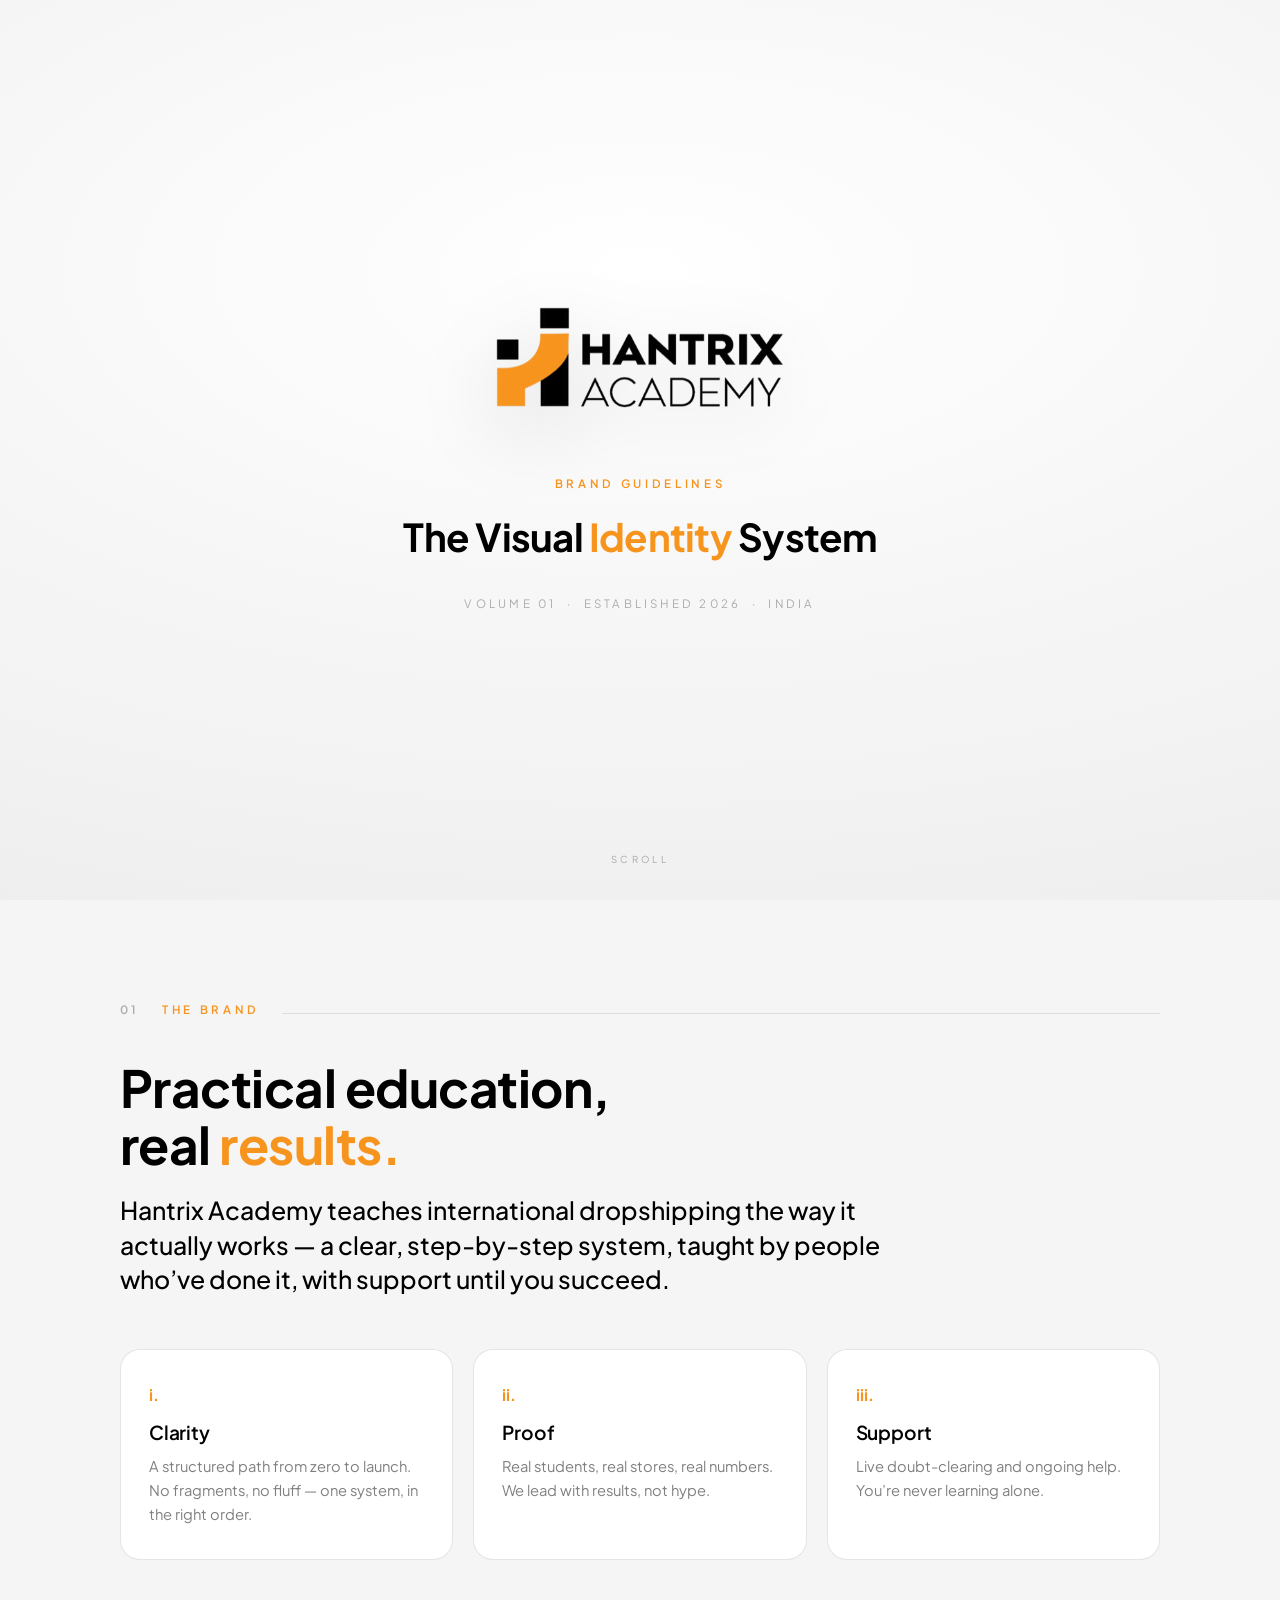
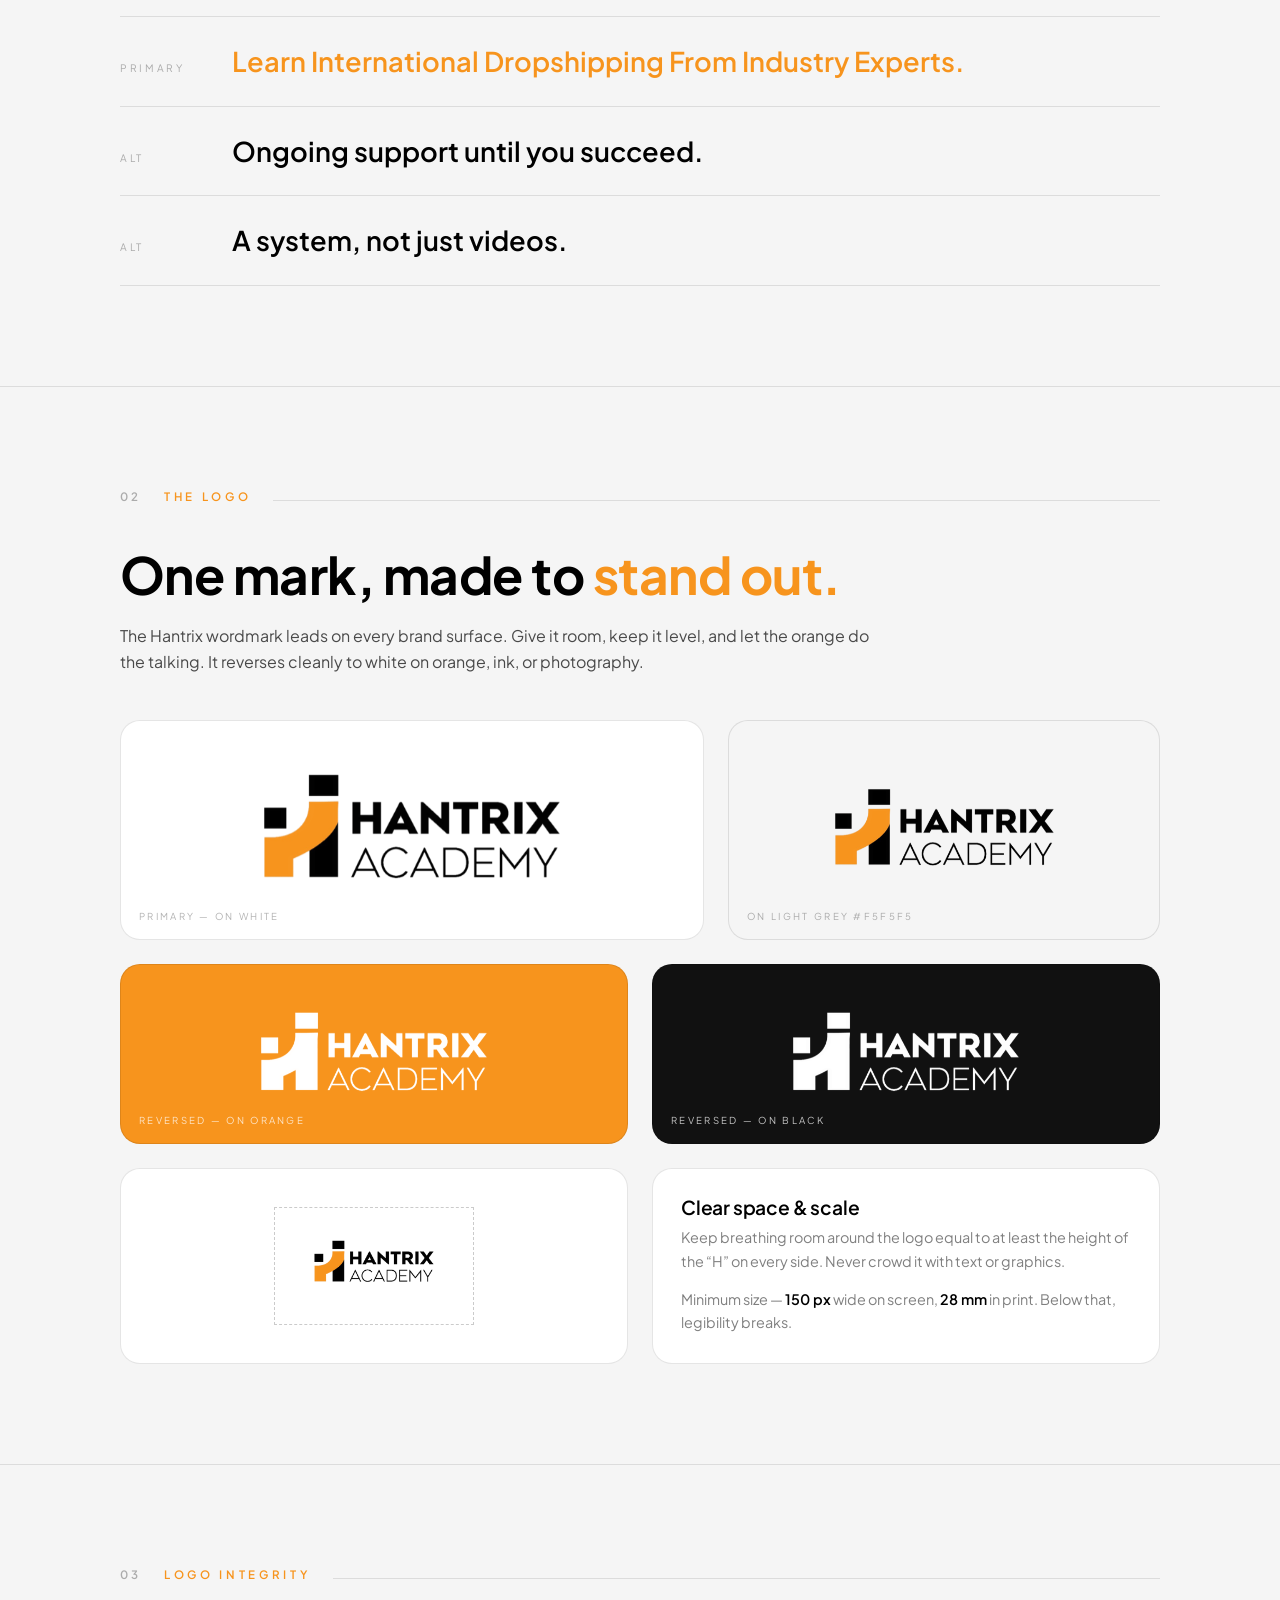
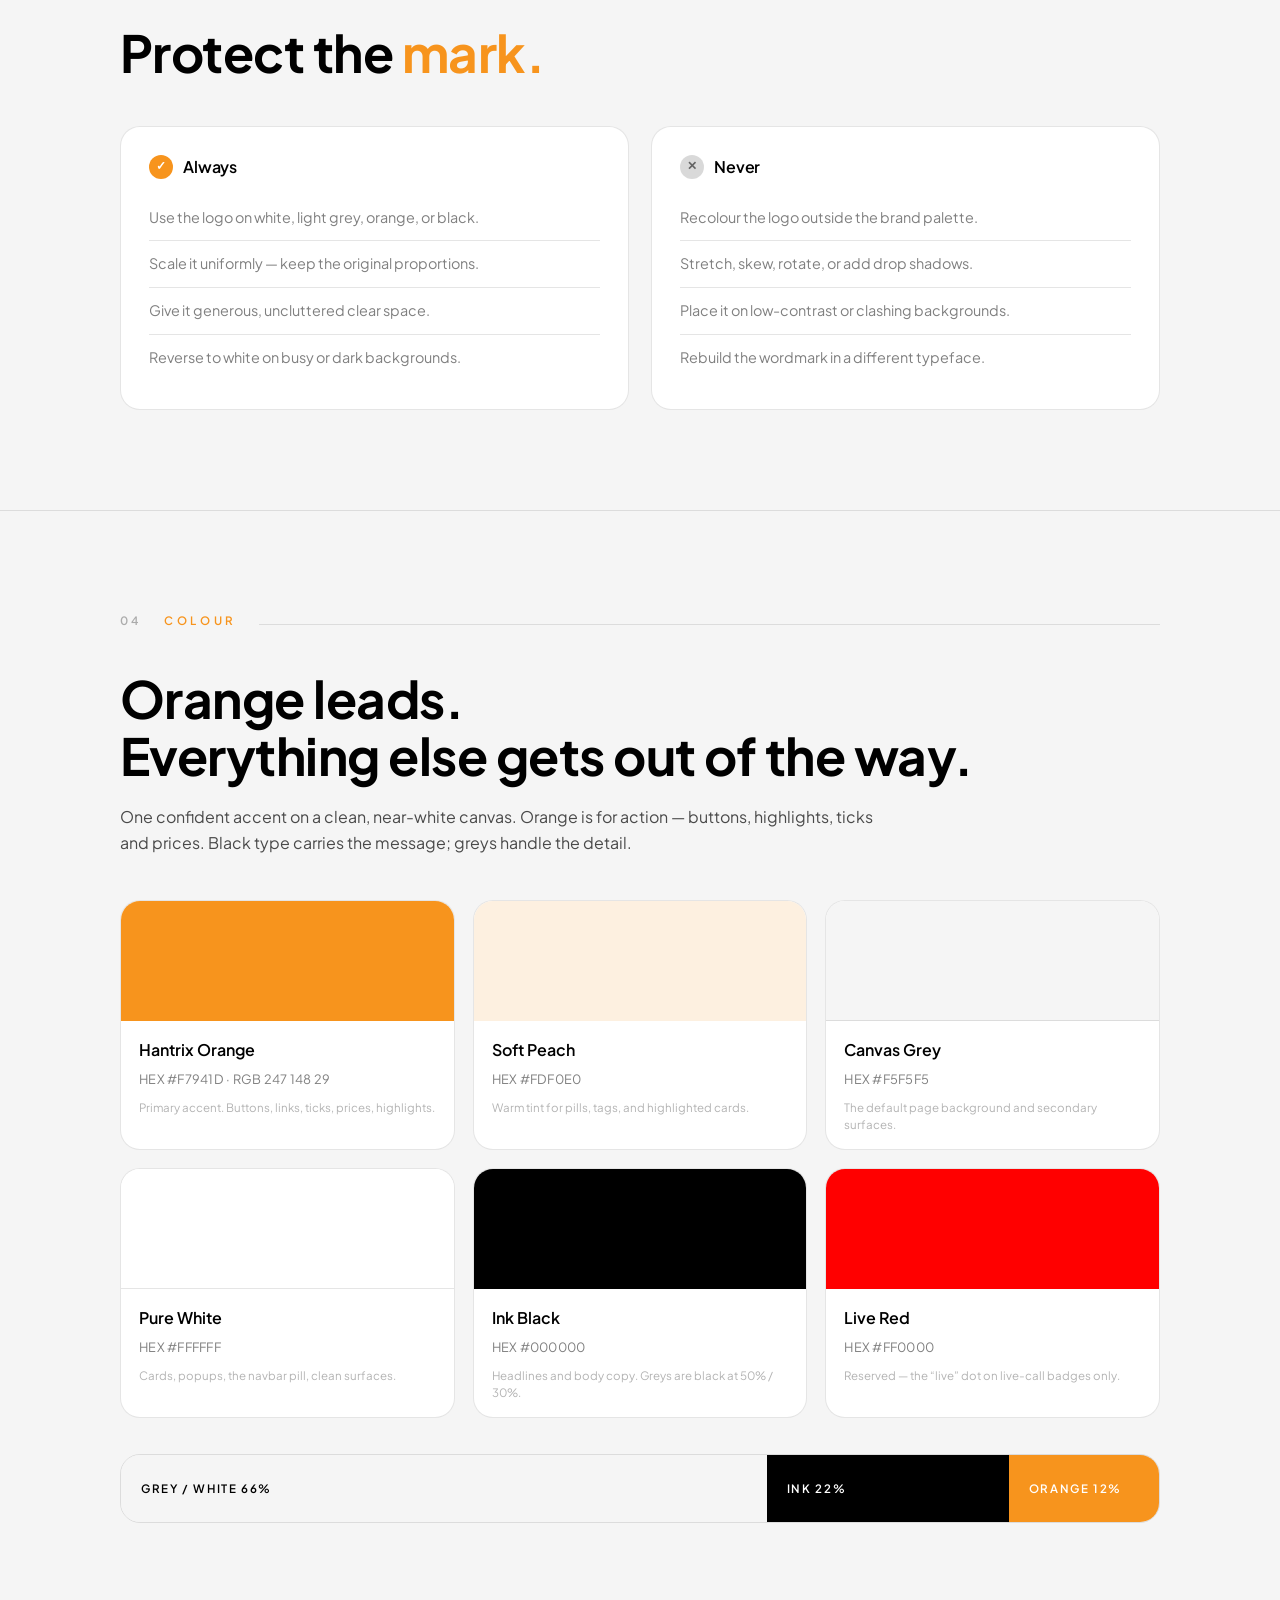
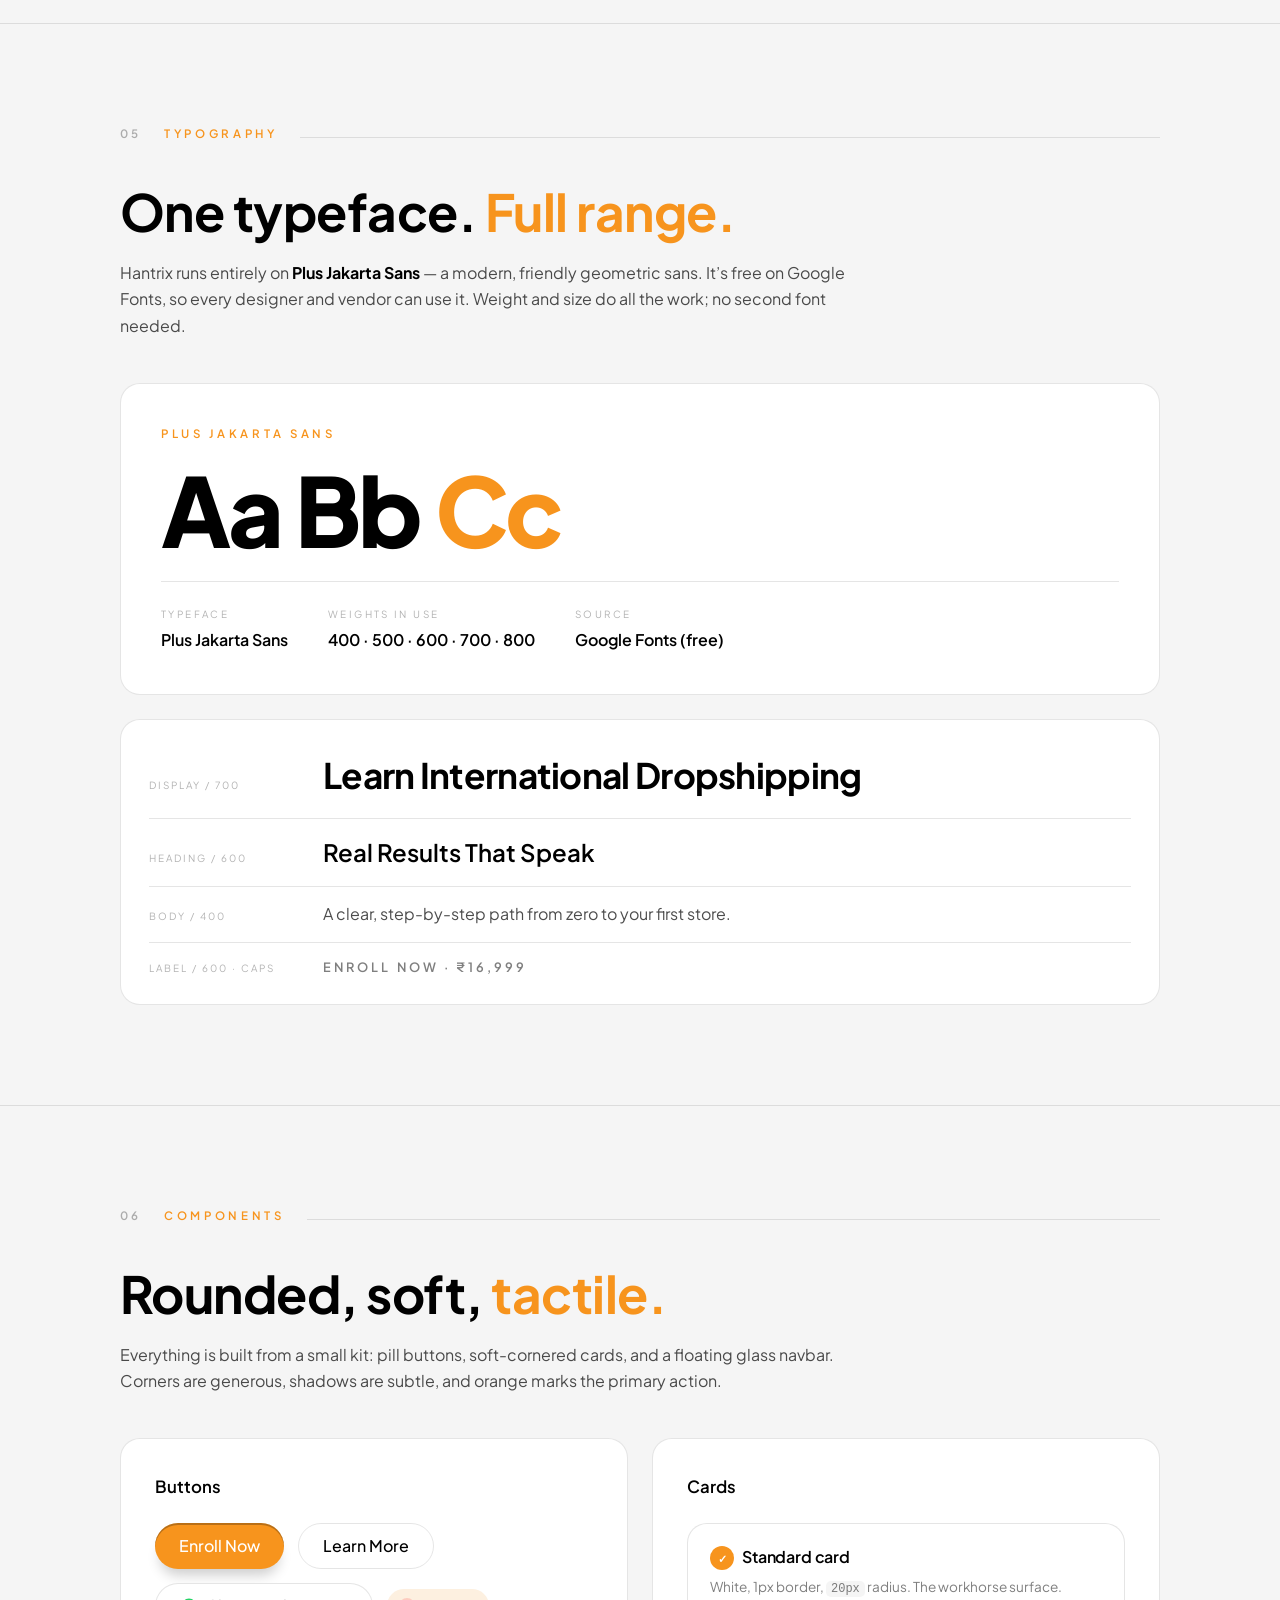
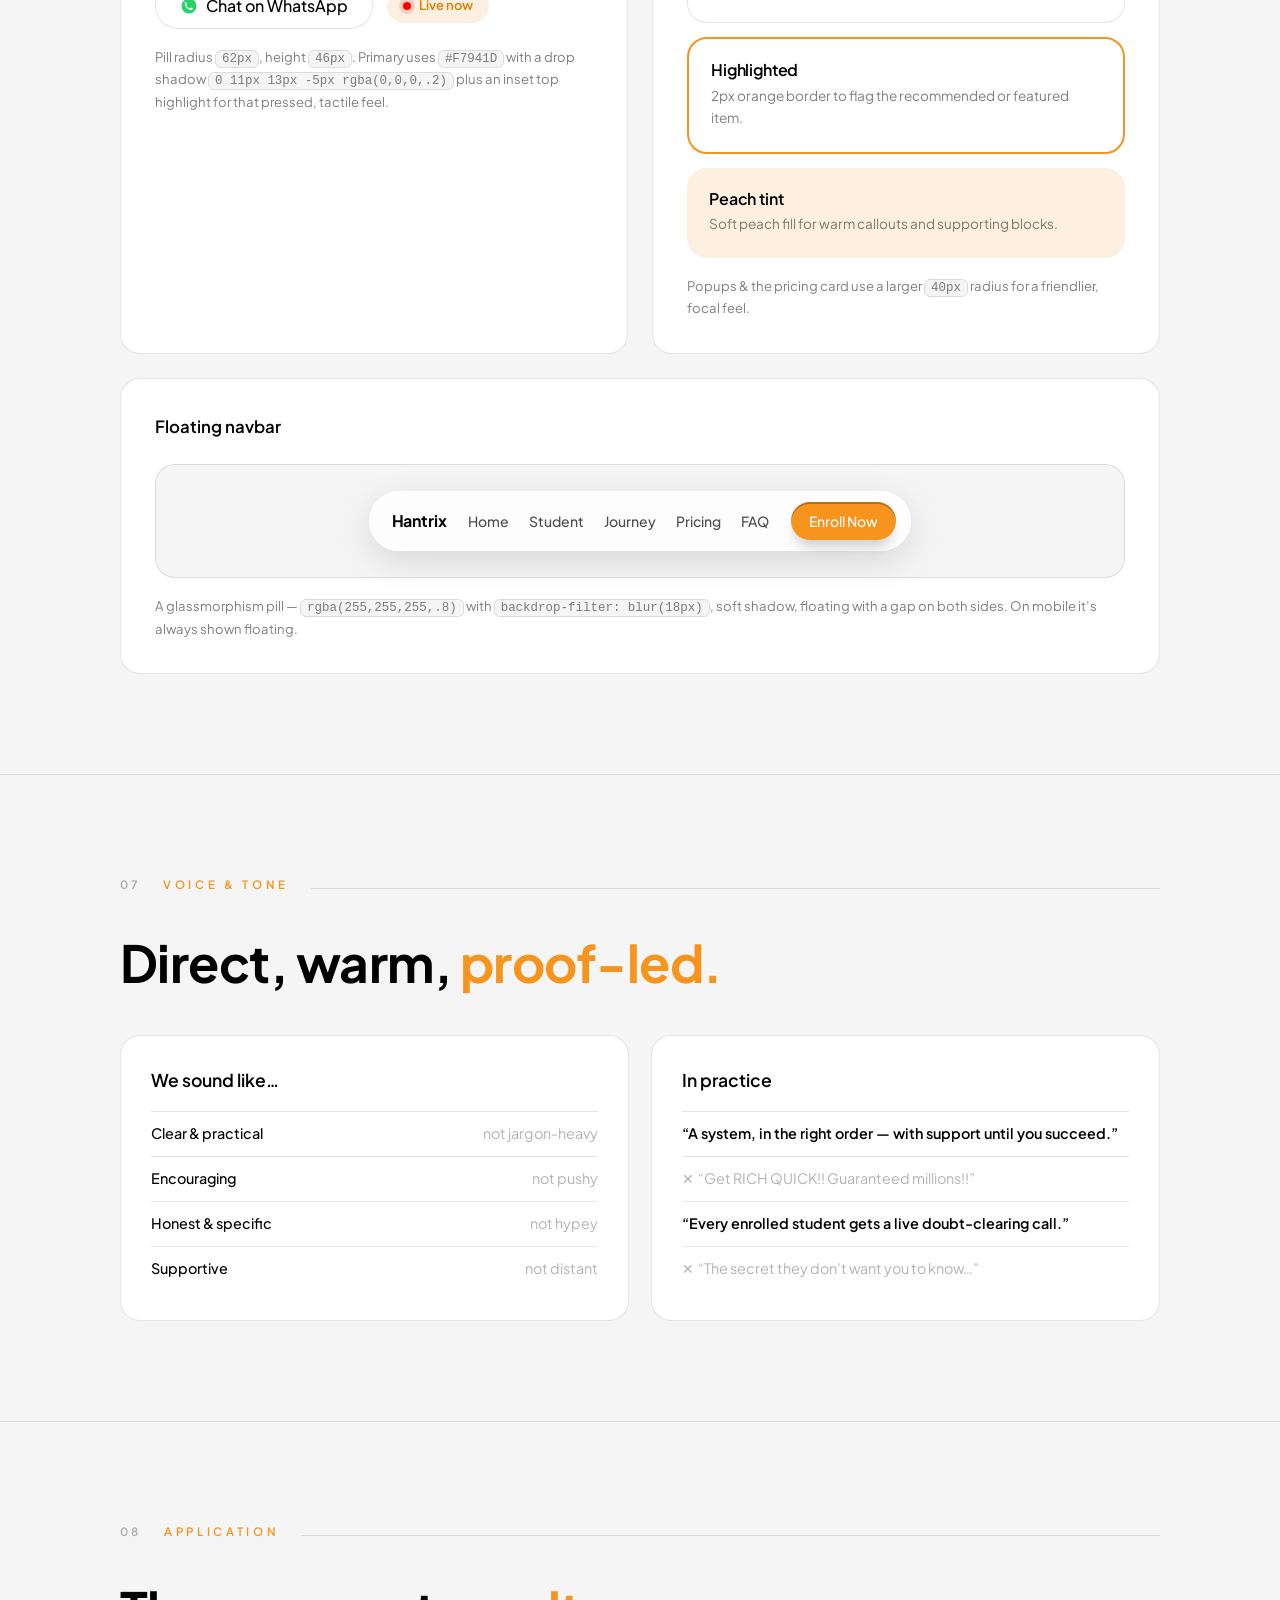
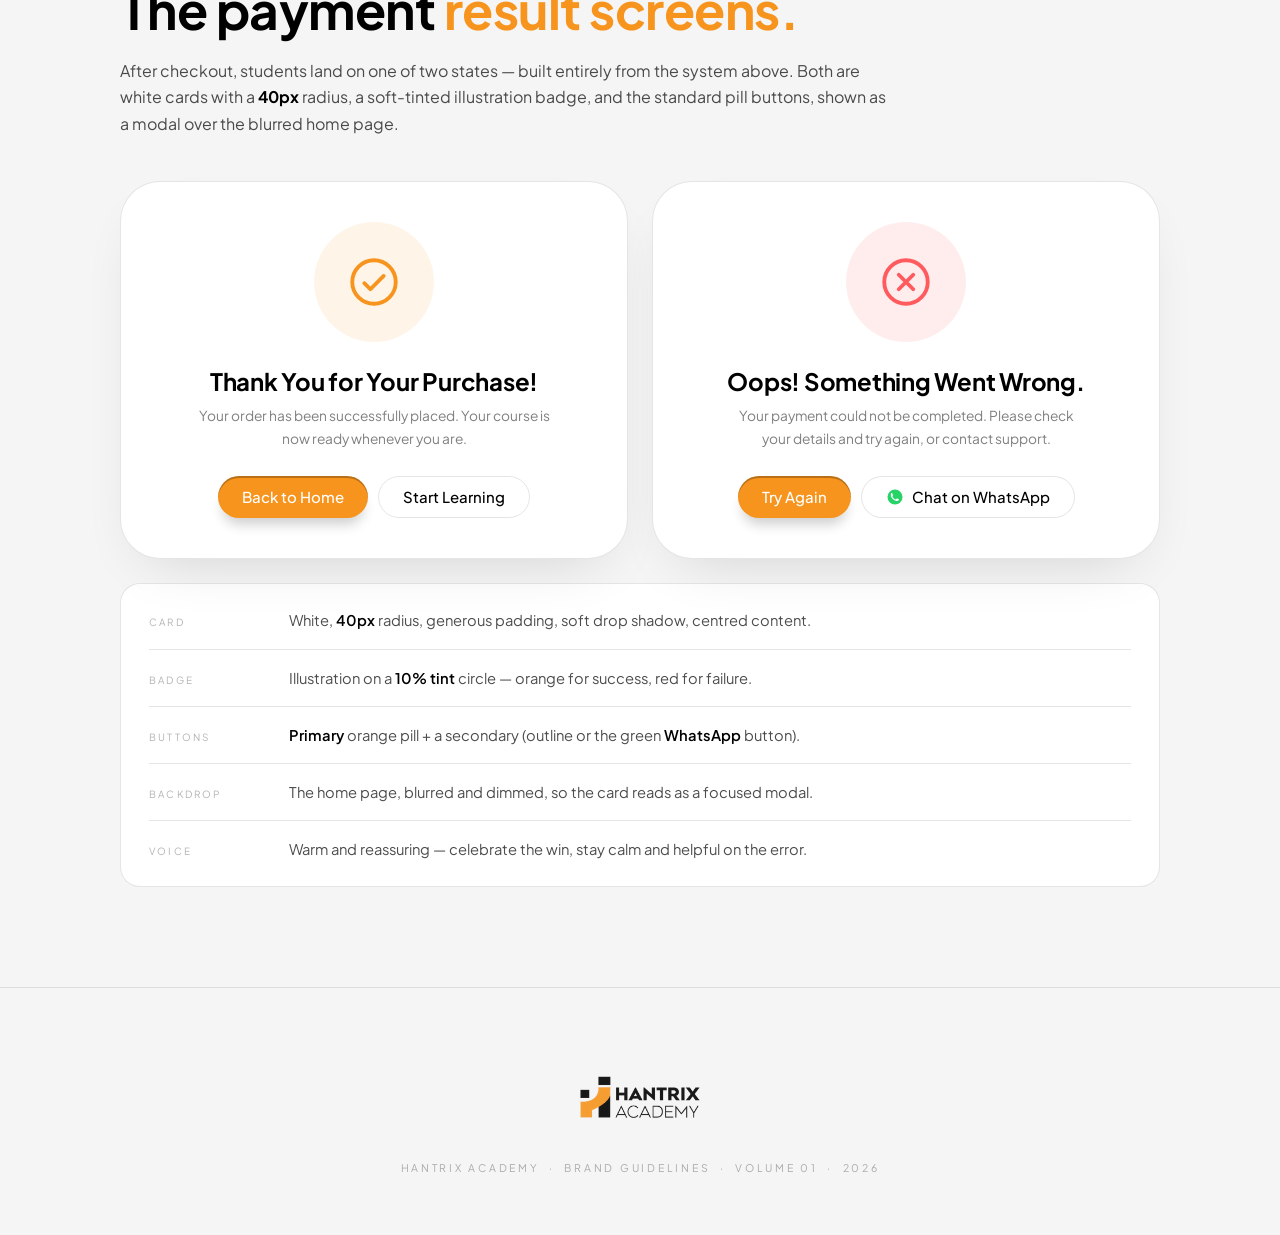
<file: brand-guidelines.html>
<!DOCTYPE html>
<html lang="en">
<head>
<meta charset="UTF-8">
<meta name="viewport" content="width=device-width, initial-scale=1.0">
<title>Hantrix Academy — Brand Guidelines</title>
<link rel="preconnect" href="https://fonts.googleapis.com">
<link rel="preconnect" href="https://fonts.gstatic.com" crossorigin>
<link href="https://fonts.googleapis.com/css2?family=Plus+Jakarta+Sans:ital,wght@0,300;0,400;0,500;0,600;0,700;0,800;1,400;1,500&display=swap" rel="stylesheet">
<style>
:root{
  --orange:#f7941d; --orange-deep:#e07d05; --peach:#fdf0e0;
  --bg:#f5f5f5; --white:#ffffff; --ink:#000000;
  --muted:rgba(0,0,0,.5); --faint:rgba(0,0,0,.3); --soft:rgba(0,0,0,.7);
  --line:rgba(0,0,0,.1); --line-2:rgba(0,0,0,.2); --live:#ff0000;
  --r-card:20px; --r-card-lg:40px; --r-pill:62px;
  --shadow-btn:0px 11px 13px -5px rgba(0,0,0,.2);
  --shadow-btn-inset:inset 0px 2px 0px 0px rgba(0,0,0,.25);
  --shadow-card:0 24px 60px -28px rgba(0,0,0,.16);
}
*{margin:0;padding:0;box-sizing:border-box}
html{scroll-behavior:smooth}
body{
  background:var(--bg); color:var(--ink);
  font-family:'Plus Jakarta Sans',sans-serif; font-weight:400; line-height:1.65;
  -webkit-font-smoothing:antialiased;
}
.wrap{max-width:1120px;margin:0 auto;padding:0 40px}
section{padding:100px 0;border-top:1px solid var(--line);position:relative}
section:first-of-type{border-top:none}
a{color:inherit;text-decoration:none}

/* labels */
.eyebrow{font-weight:600;font-size:.72rem;letter-spacing:.32em;text-transform:uppercase;color:var(--orange)}
.sec-no{font-weight:600;font-size:.72rem;letter-spacing:.3em;color:var(--faint)}
.accent{color:var(--orange)}

h1,h2,h3{font-weight:700;line-height:1.12;letter-spacing:-.01em}
h2{font-size:clamp(2rem,4.4vw,3.2rem);margin:.4rem 0 1.2rem}
h3{font-size:1.2rem;font-weight:600}
p{max-width:64ch;color:var(--soft)}
.lead{font-size:clamp(1.2rem,2.2vw,1.55rem);font-weight:500;color:var(--ink);line-height:1.4;max-width:44ch}

.shead{display:flex;align-items:baseline;gap:22px;margin-bottom:40px}
.shead .line{flex:1;height:1px;background:var(--line)}

/* ---- COVER ---- */
.cover{min-height:100vh;display:flex;flex-direction:column;justify-content:center;align-items:center;
  text-align:center;border-top:none;padding:80px 40px;
  background:radial-gradient(ellipse 120% 80% at 50% 30%,#ffffff 0%,#f7f7f7 45%,#eeeeee 100%)}
.cover img{width:min(360px,72vw);height:auto;filter:drop-shadow(0 20px 40px rgba(0,0,0,.12))}
.cover .kicker{margin-top:40px}
.cover .book-title{font-weight:700;font-size:clamp(1.6rem,3.4vw,2.4rem);margin-top:12px;letter-spacing:-.02em}
.cover .book-title span{color:var(--orange)}
.cover .meta{margin-top:26px;font-size:.72rem;letter-spacing:.28em;text-transform:uppercase;color:var(--faint)}
.scrollcue{position:absolute;bottom:32px;left:50%;transform:translateX(-50%);
  font-size:.6rem;letter-spacing:.36em;text-transform:uppercase;color:var(--faint)}

/* ---- values ---- */
.values{display:grid;grid-template-columns:repeat(3,1fr);gap:20px;margin-top:52px}
.v{background:var(--white);border:1px solid var(--line);border-radius:var(--r-card);padding:32px 28px}
.v .n{color:var(--orange);font-weight:700;font-size:1rem}
.v h3{margin:14px 0 10px}
.v p{font-size:.92rem;color:var(--muted)}
.taglines{margin-top:56px;display:grid;gap:0}
.tag{display:flex;align-items:baseline;gap:24px;padding:22px 0;border-top:1px solid var(--line)}
.tag:last-child{border-bottom:1px solid var(--line)}
.tag .t{font-weight:600;font-size:clamp(1.2rem,2.8vw,1.7rem)}
.tag.primary .t{color:var(--orange)}
.tag .role{font-size:.64rem;letter-spacing:.26em;text-transform:uppercase;color:var(--faint);min-width:88px}

/* ---- logo ---- */
.logo-grid{display:grid;grid-template-columns:1.15fr .85fr;gap:24px;margin-top:44px}
.pane{border:1px solid var(--line);border-radius:var(--r-card);overflow:hidden;position:relative;
  display:flex;align-items:center;justify-content:center;min-height:220px}
.pane.light{background:var(--white)}
.pane.grey{background:var(--bg)}
.pane.orange{background:var(--orange)}
.pane.ink{background:#111}
.pane img{max-width:64%;height:auto}
.pane.orange img,.pane.ink img{filter:brightness(0) invert(1)}
.pane .cap{position:absolute;bottom:14px;left:18px;font-size:.6rem;letter-spacing:.24em;text-transform:uppercase;color:var(--faint)}
.pane.orange .cap,.pane.ink .cap{color:rgba(255,255,255,.75)}
.logo-note{display:grid;grid-template-columns:1fr 1fr;gap:24px;margin-top:24px}
.clearspace{border:1px solid var(--line);border-radius:var(--r-card);background:var(--white);padding:36px;display:flex;align-items:center;justify-content:center}
.clearspace .box{border:1px dashed var(--line-2);padding:24px}
.clearspace img{width:150px}
.rule-card{border:1px solid var(--line);border-radius:var(--r-card);background:var(--white);padding:28px}
.rule-card h3{margin-bottom:8px}
.rule-card p{font-size:.9rem;color:var(--muted)}
.rule-card b{color:var(--ink);font-weight:600}

/* ---- do / don't ---- */
.dd{display:grid;grid-template-columns:1fr 1fr;gap:22px;margin-top:44px}
.dd .col{background:var(--white);border:1px solid var(--line);border-radius:var(--r-card);padding:28px}
.dd .col h3{display:flex;align-items:center;gap:10px;margin-bottom:16px;font-size:1rem}
.mark{width:24px;height:24px;border-radius:50%;display:inline-flex;align-items:center;justify-content:center;font-size:.72rem;font-weight:700;color:#fff}
.mark.ok{background:var(--orange)}
.mark.no{background:rgba(0,0,0,.15);color:rgba(0,0,0,.55)}
.dd ul{list-style:none}
.dd li{font-size:.9rem;color:var(--muted);padding:11px 0;border-top:1px solid var(--line)}
.dd li:first-child{border-top:none}

/* ---- colours ---- */
.swatches{display:grid;grid-template-columns:repeat(3,1fr);gap:18px;margin-top:44px}
.sw{border:1px solid var(--line);border-radius:var(--r-card);overflow:hidden;background:var(--white)}
.sw .chip{height:120px}
.sw .info{padding:16px 18px}
.sw .name{font-weight:600;font-size:1rem}
.sw .hex{font-size:.8rem;color:var(--muted);margin-top:5px;letter-spacing:.02em}
.sw .use{font-size:.72rem;color:var(--faint);margin-top:9px;line-height:1.5}
.ratio{margin-top:36px;border:1px solid var(--line);border-radius:var(--r-card);display:flex;overflow:hidden}
.ratio div{padding:24px 20px;font-size:.72rem;letter-spacing:.14em;text-transform:uppercase;font-weight:600}

/* ---- type ---- */
.type-block{margin-top:44px;border:1px solid var(--line);border-radius:var(--r-card);background:var(--white);padding:40px}
.specimen{font-weight:800;font-size:clamp(3rem,9vw,6rem);line-height:1;letter-spacing:-.03em}
.specimen .accent{color:var(--orange)}
.tmeta{display:flex;gap:40px;flex-wrap:wrap;margin-top:24px;padding-top:24px;border-top:1px solid var(--line)}
.tmeta .k{font-size:.62rem;letter-spacing:.24em;text-transform:uppercase;color:var(--faint)}
.tmeta .val{font-weight:600;margin-top:5px}
.scale{margin-top:24px;border:1px solid var(--line);border-radius:var(--r-card);background:var(--white);padding:12px 28px}
.scale .row{display:flex;align-items:baseline;gap:24px;padding:14px 0;border-top:1px solid var(--line)}
.scale .row:first-child{border-top:none}
.scale .t2{font-size:.62rem;letter-spacing:.2em;text-transform:uppercase;color:var(--faint);min-width:150px}
.scale .ex{white-space:nowrap;overflow:hidden;text-overflow:ellipsis}

/* ---- components ---- */
.comp{margin-top:44px;display:grid;grid-template-columns:1fr 1fr;gap:24px}
.demo{background:var(--white);border:1px solid var(--line);border-radius:var(--r-card);padding:34px}
.demo .h{font-weight:600;margin-bottom:22px;font-size:1.05rem}
.demo .desc{font-size:.82rem;color:var(--muted);margin-top:18px;line-height:1.55}
.demo .desc code{background:var(--bg);border:1px solid var(--line);border-radius:6px;padding:1px 6px;font-size:.78rem}
.row-demo{display:flex;gap:14px;flex-wrap:wrap;align-items:center}

.btn{display:inline-flex;align-items:center;justify-content:center;gap:8px;height:46px;padding:12px 24px;
  border-radius:var(--r-pill);font-family:inherit;font-weight:500;font-size:16px;line-height:1.2;
  white-space:nowrap;cursor:pointer;border:none;transition:transform .15s ease,box-shadow .15s ease,background .15s ease}
.btn-primary{background:var(--orange);color:#fff;box-shadow:var(--shadow-btn),var(--shadow-btn-inset)}
.btn-primary:hover{transform:translateY(-1px)}
.btn-outline{background:transparent;color:var(--ink);border:1px solid var(--line)}
.btn-outline:hover{background:rgba(0,0,0,.03)}
.btn-wa{background:#fff;color:var(--ink);border:1px solid var(--line)}
.pill{display:inline-flex;align-items:center;gap:8px;height:34px;padding:0 16px;border-radius:var(--r-pill);
  font-size:13px;font-weight:600;background:var(--peach);color:var(--orange-deep)}
.dot-live{width:8px;height:8px;border-radius:50%;background:var(--live);box-shadow:0 0 0 4px rgba(255,0,0,.15)}

/* mini card demos */
.card-white{background:var(--white);border:1px solid var(--line);border-radius:var(--r-card);padding:22px}
.card-peach{background:var(--peach);border-radius:var(--r-card);padding:22px}
.card-orange{background:var(--white);border:2px solid var(--orange);border-radius:var(--r-card);padding:22px}
.card-white h3,.card-peach h3,.card-orange h3{font-size:1rem;margin-bottom:6px}
.card-white p,.card-peach p,.card-orange p{font-size:.85rem;color:var(--muted)}
.tick{display:inline-flex;align-items:center;justify-content:center;width:24px;height:24px;border-radius:50%;background:var(--orange);color:#fff;font-size:.7rem;font-weight:700;margin-right:8px}

/* floating navbar demo */
.nav-demo{margin-top:24px;background:var(--bg);border:1px solid var(--line);border-radius:var(--r-card);padding:26px;display:flex;justify-content:center}
.navbar-inner{display:flex;align-items:center;gap:22px;background:rgba(255,255,255,.8);backdrop-filter:blur(18px);-webkit-backdrop-filter:blur(18px);
  border:1px solid rgba(255,255,255,.5);box-shadow:0 10px 35px rgba(0,0,0,.12);border-radius:var(--r-pill);padding:10px 14px 10px 22px}
.navbar-inner .brand{font-weight:700;letter-spacing:-.01em}
.navbar-inner .nav-links{display:flex;gap:20px;font-size:14px;color:var(--soft);font-weight:500}
.navbar-inner .btn{height:38px;font-size:14px;padding:9px 18px}

/* ---- voice ---- */
.voice{display:grid;grid-template-columns:1fr 1fr;gap:22px;margin-top:44px}
.voice .card{background:var(--white);border:1px solid var(--line);border-radius:var(--r-card);padding:30px}
.voice .card .h{font-weight:600;font-size:1.1rem;margin-bottom:16px}
.voice .pair{display:flex;justify-content:space-between;gap:16px;padding:10px 0;border-top:1px solid var(--line);font-size:.9rem}
.voice .pair:first-of-type{border-top:none}
.voice .is{color:var(--ink);font-weight:500}
.voice .not{color:var(--faint)}
.voice .quote{font-weight:600;color:var(--ink)}
.voice .bad{color:var(--faint)}

/* ---- application: popups ---- */
.app{display:grid;grid-template-columns:1fr 1fr;gap:24px;margin-top:44px}
.popup{border:1px solid var(--line);border-radius:var(--r-card-lg);background:var(--white);padding:40px 32px;
  display:flex;flex-direction:column;align-items:center;text-align:center;gap:26px;box-shadow:var(--shadow-card)}
.popup .badge{width:120px;height:120px;border-radius:50%;display:flex;align-items:center;justify-content:center}
.popup.win .badge{background:rgba(247,148,29,.1);color:var(--orange)}
.popup.lose .badge{background:rgba(255,0,0,.07);color:#ff5b5f}
.popup h3{font-size:1.5rem;font-weight:700}
.popup p{font-size:.86rem;color:var(--muted);max-width:36ch}
.popup .acts{display:flex;gap:10px;flex-wrap:wrap;justify-content:center}
.popup .btn{height:42px;font-size:15px}
.recipe{border:1px solid var(--line);border-radius:var(--r-card);background:var(--white);padding:8px 28px;margin-top:24px}
.recipe .step{padding:16px 0;border-top:1px solid var(--line);display:flex;gap:20px;align-items:baseline}
.recipe .step:first-child{border-top:none}
.recipe .k{font-size:.62rem;letter-spacing:.22em;text-transform:uppercase;color:var(--faint);min-width:120px}
.recipe .val{font-size:.92rem;color:var(--soft)}
.recipe .val b{color:var(--ink);font-weight:600}

.foot{text-align:center;padding:80px 40px 64px;border-top:1px solid var(--line)}
.foot img{width:150px;opacity:.9}
.foot .txt{margin-top:22px;font-size:.66rem;letter-spacing:.26em;text-transform:uppercase;color:var(--faint)}

.fade{opacity:0;transform:translateY(20px);transition:opacity .8s ease,transform .8s ease}
.fade.in{opacity:1;transform:none}

@media(max-width:820px){
  .wrap{padding:0 22px}
  section{padding:70px 0}
  .values,.swatches{grid-template-columns:1fr 1fr}
  .logo-grid,.logo-note,.dd,.comp,.voice,.app{grid-template-columns:1fr}
  .scale .t2{min-width:110px}
}
@media(max-width:520px){.values,.swatches{grid-template-columns:1fr}}
@media(prefers-reduced-motion:reduce){.fade{opacity:1;transform:none;transition:none}}
</style>
</head>
<body>

<!-- COVER -->
<header class="cover">
  <img src="[data-uri]" alt="Hantrix Academy">
  <div class="kicker eyebrow">Brand Guidelines</div>
  <div class="book-title">The Visual <span>Identity</span> System</div>
  <div class="meta">Volume 01 &nbsp;·&nbsp; Established 2026 &nbsp;·&nbsp; India</div>
  <div class="scrollcue">Scroll</div>
</header>

<!-- 01 THE BRAND -->
<section id="brand"><div class="wrap">
  <div class="shead"><span class="sec-no">01</span><span class="eyebrow">The Brand</span><span class="line"></span></div>
  <h2>Practical education,<br>real <span class="accent">results.</span></h2>
  <p class="lead">Hantrix Academy teaches international dropshipping the way it actually works — a clear, step-by-step system, taught by people who&rsquo;ve done it, with support until you succeed.</p>
  <div class="values">
    <div class="v"><div class="n">i.</div><h3>Clarity</h3><p>A structured path from zero to launch. No fragments, no fluff — one system, in the right order.</p></div>
    <div class="v"><div class="n">ii.</div><h3>Proof</h3><p>Real students, real stores, real numbers. We lead with results, not hype.</p></div>
    <div class="v"><div class="n">iii.</div><h3>Support</h3><p>Live doubt-clearing and ongoing help. You&rsquo;re never learning alone.</p></div>
  </div>
  <div class="taglines">
    <div class="tag primary"><span class="role">Primary</span><span class="t">Learn International Dropshipping From Industry Experts.</span></div>
    <div class="tag"><span class="role">Alt</span><span class="t">Ongoing support until you succeed.</span></div>
    <div class="tag"><span class="role">Alt</span><span class="t">A system, not just videos.</span></div>
  </div>
</div></section>

<!-- 02 LOGO -->
<section id="logo"><div class="wrap">
  <div class="shead"><span class="sec-no">02</span><span class="eyebrow">The Logo</span><span class="line"></span></div>
  <h2>One mark, made to <span class="accent">stand out.</span></h2>
  <p>The Hantrix wordmark leads on every brand surface. Give it room, keep it level, and let the orange do the talking. It reverses cleanly to white on orange, ink, or photography.</p>
  <div class="logo-grid">
    <div class="pane light"><img src="[data-uri]" alt="Logo on white"><span class="cap">Primary — on white</span></div>
    <div class="pane grey"><img src="[data-uri]" alt="Logo on grey"><span class="cap">On light grey #F5F5F5</span></div>
  </div>
  <div class="logo-note">
    <div class="pane orange" style="min-height:180px"><img src="[data-uri]" alt="Reversed on orange" style="max-width:56%"><span class="cap">Reversed — on orange</span></div>
    <div class="pane ink" style="min-height:180px"><img src="[data-uri]" alt="Reversed on ink" style="max-width:56%"><span class="cap">Reversed — on black</span></div>
  </div>
  <div class="logo-note">
    <div class="clearspace"><div class="box"><img src="[data-uri]" alt="Clear space"></div></div>
    <div class="rule-card">
      <h3>Clear space &amp; scale</h3>
      <p>Keep breathing room around the logo equal to at least the height of the &ldquo;H&rdquo; on every side. Never crowd it with text or graphics.</p>
      <p style="margin-top:14px">Minimum size &mdash; <b>150&nbsp;px</b> wide on screen, <b>28&nbsp;mm</b> in print. Below that, legibility breaks.</p>
    </div>
  </div>
</div></section>

<!-- 03 LOGO INTEGRITY -->
<section id="misuse"><div class="wrap">
  <div class="shead"><span class="sec-no">03</span><span class="eyebrow">Logo Integrity</span><span class="line"></span></div>
  <h2>Protect the <span class="accent">mark.</span></h2>
  <div class="dd">
    <div class="col"><h3><span class="mark ok">✓</span> Always</h3>
      <ul>
        <li>Use the logo on white, light grey, orange, or black.</li>
        <li>Scale it uniformly — keep the original proportions.</li>
        <li>Give it generous, uncluttered clear space.</li>
        <li>Reverse to white on busy or dark backgrounds.</li>
      </ul>
    </div>
    <div class="col"><h3><span class="mark no">✕</span> Never</h3>
      <ul>
        <li>Recolour the logo outside the brand palette.</li>
        <li>Stretch, skew, rotate, or add drop shadows.</li>
        <li>Place it on low-contrast or clashing backgrounds.</li>
        <li>Rebuild the wordmark in a different typeface.</li>
      </ul>
    </div>
  </div>
</div></section>

<!-- 04 COLOUR -->
<section id="colour"><div class="wrap">
  <div class="shead"><span class="sec-no">04</span><span class="eyebrow">Colour</span><span class="line"></span></div>
  <h2>Orange leads.<br>Everything else gets out of the way.</h2>
  <p>One confident accent on a clean, near-white canvas. Orange is for action — buttons, highlights, ticks and prices. Black type carries the message; greys handle the detail.</p>
  <div class="swatches">
    <div class="sw"><div class="chip" style="background:#f7941d"></div><div class="info">
      <div class="name">Hantrix Orange</div><div class="hex">HEX #F7941D · RGB 247 148 29</div>
      <div class="use">Primary accent. Buttons, links, ticks, prices, highlights.</div></div></div>
    <div class="sw"><div class="chip" style="background:#fdf0e0"></div><div class="info">
      <div class="name">Soft Peach</div><div class="hex">HEX #FDF0E0</div>
      <div class="use">Warm tint for pills, tags, and highlighted cards.</div></div></div>
    <div class="sw"><div class="chip" style="background:#f5f5f5;border-bottom:1px solid var(--line)"></div><div class="info">
      <div class="name">Canvas Grey</div><div class="hex">HEX #F5F5F5</div>
      <div class="use">The default page background and secondary surfaces.</div></div></div>
    <div class="sw"><div class="chip" style="background:#ffffff;border-bottom:1px solid var(--line)"></div><div class="info">
      <div class="name">Pure White</div><div class="hex">HEX #FFFFFF</div>
      <div class="use">Cards, popups, the navbar pill, clean surfaces.</div></div></div>
    <div class="sw"><div class="chip" style="background:#000000"></div><div class="info">
      <div class="name">Ink Black</div><div class="hex">HEX #000000</div>
      <div class="use">Headlines and body copy. Greys are black at 50% / 30%.</div></div></div>
    <div class="sw"><div class="chip" style="background:#ff0000"></div><div class="info">
      <div class="name">Live Red</div><div class="hex">HEX #FF0000</div>
      <div class="use">Reserved — the &ldquo;live&rdquo; dot on live-call badges only.</div></div></div>
  </div>
  <div class="ratio">
    <div style="background:#f5f5f5;color:#000;flex:66">Grey / White 66%</div>
    <div style="background:#000;color:#fff;flex:22">Ink 22%</div>
    <div style="background:#f7941d;color:#fff;flex:12">Orange 12%</div>
  </div>
</div></section>

<!-- 05 TYPOGRAPHY -->
<section id="type"><div class="wrap">
  <div class="shead"><span class="sec-no">05</span><span class="eyebrow">Typography</span><span class="line"></span></div>
  <h2>One typeface. <span class="accent">Full range.</span></h2>
  <p>Hantrix runs entirely on <b style="color:var(--ink)">Plus Jakarta Sans</b> — a modern, friendly geometric sans. It&rsquo;s free on Google Fonts, so every designer and vendor can use it. Weight and size do all the work; no second font needed.</p>
  <div class="type-block">
    <div class="eyebrow" style="margin-bottom:18px">Plus Jakarta Sans</div>
    <div class="specimen">Aa Bb <span class="accent">Cc</span></div>
    <div class="tmeta">
      <div><div class="k">Typeface</div><div class="val">Plus Jakarta Sans</div></div>
      <div><div class="k">Weights in use</div><div class="val">400 · 500 · 600 · 700 · 800</div></div>
      <div><div class="k">Source</div><div class="val">Google Fonts (free)</div></div>
    </div>
  </div>
  <div class="scale">
    <div class="row"><span class="t2">Display / 700</span><span class="ex" style="font-size:2.2rem;font-weight:700;letter-spacing:-.02em">Learn International Dropshipping</span></div>
    <div class="row"><span class="t2">Heading / 600</span><span class="ex" style="font-size:1.5rem;font-weight:600">Real Results That Speak</span></div>
    <div class="row"><span class="t2">Body / 400</span><span class="ex" style="font-size:1rem;font-weight:400;color:var(--soft)">A clear, step-by-step path from zero to your first store.</span></div>
    <div class="row"><span class="t2">Label / 600 · caps</span><span class="ex" style="font-size:.8rem;font-weight:600;letter-spacing:.24em;text-transform:uppercase;color:var(--muted)">Enroll Now · ₹16,999</span></div>
  </div>
</div></section>

<!-- 06 COMPONENTS -->
<section id="components"><div class="wrap">
  <div class="shead"><span class="sec-no">06</span><span class="eyebrow">Components</span><span class="line"></span></div>
  <h2>Rounded, soft, <span class="accent">tactile.</span></h2>
  <p>Everything is built from a small kit: pill buttons, soft-cornered cards, and a floating glass navbar. Corners are generous, shadows are subtle, and orange marks the primary action.</p>

  <div class="comp">
    <div class="demo">
      <div class="h">Buttons</div>
      <div class="row-demo">
        <button class="btn btn-primary">Enroll Now</button>
        <button class="btn btn-outline">Learn More</button>
      </div>
      <div class="row-demo" style="margin-top:14px">
        <button class="btn btn-wa"><svg width="18" height="18" viewBox="0 0 24 24" fill="none"><circle cx="12" cy="12" r="10" fill="#25D366"/><path d="M17 14.8c-.3-.1-1.7-.8-2-.9-.3-.1-.5-.1-.7.1-.2.3-.8.9-1 1.1-.2.2-.3.2-.6.1-.3-.2-1.3-.5-2.4-1.5-.9-.8-1.5-1.8-1.7-2.1-.2-.3 0-.5.1-.6.1-.1.3-.3.4-.5.1-.2.2-.3.3-.5.1-.2 0-.4 0-.5-.1-.2-.7-1.6-.9-2.2-.2-.6-.5-.5-.7-.5h-.6c-.2 0-.5.1-.8.4C7 8 6.4 8.6 6.4 9.9c0 1.3 1 2.6 1.1 2.7.1.2 1.9 3 4.6 4.1.6.3 1.1.4 1.5.5.6.2 1.2.2 1.6.1.5-.1 1.7-.7 1.9-1.3.2-.7.2-1.2.2-1.3-.1-.1-.3-.2-.6-.3z" fill="#fff"/></svg>Chat on WhatsApp</button>
        <span class="pill"><span class="dot-live"></span>Live now</span>
      </div>
      <div class="desc">Pill radius <code>62px</code>, height <code>46px</code>. Primary uses <code>#F7941D</code> with a drop shadow <code>0 11px 13px -5px rgba(0,0,0,.2)</code> plus an inset top highlight for that pressed, tactile feel.</div>
    </div>
    <div class="demo">
      <div class="h">Cards</div>
      <div style="display:grid;gap:14px">
        <div class="card-white"><h3><span class="tick">✓</span>Standard card</h3><p>White, 1px border, <code style="font-size:.75rem;background:var(--bg);padding:1px 5px;border-radius:5px">20px</code> radius. The workhorse surface.</p></div>
        <div class="card-orange"><h3>Highlighted</h3><p>2px orange border to flag the recommended or featured item.</p></div>
        <div class="card-peach"><h3>Peach tint</h3><p>Soft peach fill for warm callouts and supporting blocks.</p></div>
      </div>
      <div class="desc">Popups &amp; the pricing card use a larger <code>40px</code> radius for a friendlier, focal feel.</div>
    </div>
  </div>

  <div class="demo" style="margin-top:24px">
    <div class="h">Floating navbar</div>
    <div class="nav-demo">
      <div class="navbar-inner">
        <span class="brand">Hantrix</span>
        <span class="nav-links"><span>Home</span><span>Student</span><span>Journey</span><span>Pricing</span><span>FAQ</span></span>
        <button class="btn btn-primary">Enroll Now</button>
      </div>
    </div>
    <div class="desc">A glassmorphism pill — <code>rgba(255,255,255,.8)</code> with <code>backdrop-filter: blur(18px)</code>, soft shadow, floating with a gap on both sides. On mobile it&rsquo;s always shown floating.</div>
  </div>
</div></section>

<!-- 07 VOICE -->
<section id="voice"><div class="wrap">
  <div class="shead"><span class="sec-no">07</span><span class="eyebrow">Voice &amp; Tone</span><span class="line"></span></div>
  <h2>Direct, warm, <span class="accent">proof-led.</span></h2>
  <div class="voice">
    <div class="card"><div class="h">We sound like…</div>
      <div class="pair"><span class="is">Clear &amp; practical</span><span class="not">not jargon-heavy</span></div>
      <div class="pair"><span class="is">Encouraging</span><span class="not">not pushy</span></div>
      <div class="pair"><span class="is">Honest &amp; specific</span><span class="not">not hypey</span></div>
      <div class="pair"><span class="is">Supportive</span><span class="not">not distant</span></div>
    </div>
    <div class="card"><div class="h">In practice</div>
      <div class="pair"><span class="quote">&ldquo;A system, in the right order — with support until you succeed.&rdquo;</span></div>
      <div class="pair"><span class="bad">✕&nbsp; &ldquo;Get RICH QUICK!! Guaranteed millions!!&rdquo;</span></div>
      <div class="pair"><span class="quote">&ldquo;Every enrolled student gets a live doubt-clearing call.&rdquo;</span></div>
      <div class="pair"><span class="bad">✕&nbsp; &ldquo;The secret they don&rsquo;t want you to know…&rdquo;</span></div>
    </div>
  </div>
</div></section>

<!-- 08 APPLICATION -->
<section id="application"><div class="wrap">
  <div class="shead"><span class="sec-no">08</span><span class="eyebrow">Application</span><span class="line"></span></div>
  <h2>The payment <span class="accent">result screens.</span></h2>
  <p>After checkout, students land on one of two states — built entirely from the system above. Both are white cards with a <b style="color:var(--ink)">40px</b> radius, a soft-tinted illustration badge, and the standard pill buttons, shown as a modal over the blurred home page.</p>
  <div class="app">
    <div class="popup win">
      <div class="badge"><svg width="58" height="58" viewBox="0 0 24 24" fill="none" stroke="currentColor" stroke-width="1.6" stroke-linecap="round" stroke-linejoin="round"><circle cx="12" cy="12" r="9"/><path d="M8 12.5l2.5 2.5L16 9.5"/></svg></div>
      <div><h3>Thank You for Your Purchase!</h3><p style="margin-top:10px">Your order has been successfully placed. Your course is now ready whenever you are.</p></div>
      <div class="acts"><button class="btn btn-primary">Back to Home</button><button class="btn btn-outline">Start Learning</button></div>
    </div>
    <div class="popup lose">
      <div class="badge"><svg width="58" height="58" viewBox="0 0 24 24" fill="none" stroke="currentColor" stroke-width="1.6" stroke-linecap="round" stroke-linejoin="round"><circle cx="12" cy="12" r="9"/><path d="M9 9l6 6M15 9l-6 6"/></svg></div>
      <div><h3>Oops! Something Went Wrong.</h3><p style="margin-top:10px">Your payment could not be completed. Please check your details and try again, or contact support.</p></div>
      <div class="acts"><button class="btn btn-primary">Try Again</button><button class="btn btn-wa"><svg width="18" height="18" viewBox="0 0 24 24" fill="none"><circle cx="12" cy="12" r="10" fill="#25D366"/><path d="M17 14.8c-.3-.1-1.7-.8-2-.9-.3-.1-.5-.1-.7.1-.2.3-.8.9-1 1.1-.2.2-.3.2-.6.1-.3-.2-1.3-.5-2.4-1.5-.9-.8-1.5-1.8-1.7-2.1-.2-.3 0-.5.1-.6.1-.1.3-.3.4-.5.1-.2.2-.3.3-.5.1-.2 0-.4 0-.5-.1-.2-.7-1.6-.9-2.2-.2-.6-.5-.5-.7-.5h-.6c-.2 0-.5.1-.8.4C7 8 6.4 8.6 6.4 9.9c0 1.3 1 2.6 1.1 2.7.1.2 1.9 3 4.6 4.1.6.3 1.1.4 1.5.5.6.2 1.2.2 1.6.1.5-.1 1.7-.7 1.9-1.3.2-.7.2-1.2.2-1.3-.1-.1-.3-.2-.6-.3z" fill="#fff"/></svg>Chat on WhatsApp</button></div>
    </div>
  </div>
  <div class="recipe">
    <div class="step"><div class="k">Card</div><div class="val">White, <b>40px</b> radius, generous padding, soft drop shadow, centred content.</div></div>
    <div class="step"><div class="k">Badge</div><div class="val">Illustration on a <b>10% tint</b> circle — orange for success, red for failure.</div></div>
    <div class="step"><div class="k">Buttons</div><div class="val"><b>Primary</b> orange pill + a secondary (outline or the green <b>WhatsApp</b> button).</div></div>
    <div class="step"><div class="k">Backdrop</div><div class="val">The home page, blurred and dimmed, so the card reads as a focused modal.</div></div>
    <div class="step"><div class="k">Voice</div><div class="val">Warm and reassuring — celebrate the win, stay calm and helpful on the error.</div></div>
  </div>
</div></section>

<footer class="foot">
  <img src="[data-uri]" alt="Hantrix Academy">
  <div class="txt">Hantrix Academy &nbsp;·&nbsp; Brand Guidelines &nbsp;·&nbsp; Volume 01 &nbsp;·&nbsp; 2026</div>
</footer>

<script>
const obs=new IntersectionObserver((es)=>{es.forEach(e=>{if(e.isIntersecting){e.target.classList.add('in');obs.unobserve(e.target)}})},{threshold:.12});
document.querySelectorAll('section > .wrap > *').forEach((el,i)=>{el.classList.add('fade');el.style.transitionDelay=(i%4*0.05)+'s';obs.observe(el)});
</script>
</body>
</html>
</file>
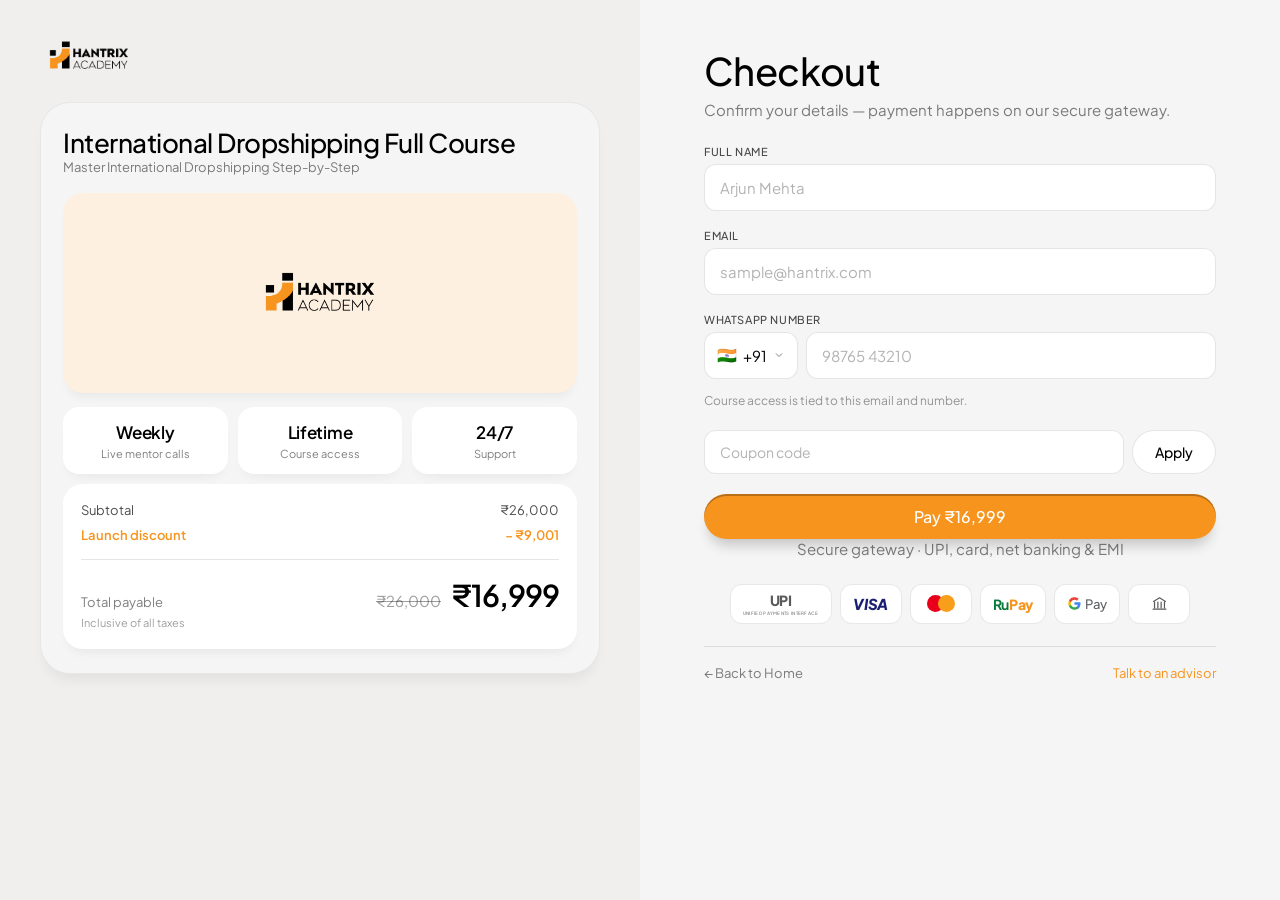
<file: checkout.html>
<!DOCTYPE html>
<html lang="en">
<head>
  <meta charset="UTF-8" />
  <meta name="viewport" content="width=device-width, initial-scale=1.0" />
  <title>Checkout — Hantrix Academy</title>
  <link rel="icon" type="image/png" href="assets/Favicon.png">
  <!-- Cashfree Web SDK -->
  <script src="https://sdk.cashfree.com/js/v3/cashfree.js"></script>
  <!-- Meta Pixel -->
  <script>!function(f,b,e,v,n,t,s){if(f.fbq)return;n=f.fbq=function(){n.callMethod?n.callMethod.apply(n,arguments):n.queue.push(arguments)};if(!f._fbq)f._fbq=n;n.push=n;n.loaded=!0;n.version='2.0';n.queue=[];t=b.createElement(e);t.async=!0;t.src=v;s=b.getElementsByTagName(e)[0];s.parentNode.insertBefore(t,s)}(window,document,'script','https://connect.facebook.net/en_US/fbevents.js');fbq('init','1563397922104537');fbq('track','PageView');</script>
  <noscript><img height="1" width="1" style="display:none" src="https://www.facebook.com/tr?id=1563397922104537&ev=PageView&noscript=1"/></noscript>
  <link rel="preconnect" href="https://fonts.googleapis.com" />
  <link rel="preconnect" href="https://fonts.gstatic.com" crossorigin />
  <link href="https://fonts.googleapis.com/css2?family=Plus+Jakarta+Sans:wght@400;500;600;700;800&display=swap" rel="stylesheet" />
  <style>
    /* ===== Ported from Hantrix_CORE /checkout design ===== */
    .co-page {
      --orange: #f7941d;
      --orange-hover: #d97c0b;
      --peach: #fdf0e0;
      --bg: #f5f5f5;
      --panel: #f0efee;
      --white: #fff;
      --muted: rgba(0,0,0,.5);
      --soft: rgba(0,0,0,.7);
      --line: rgba(0,0,0,.1);
      --err: #E50000;
      --err-soft: #FEF1F1;
      --r-card-sm: 12px;
      --r-pill: 62px;
      --shadow-btn: 0px 11px 13px -5px rgba(0,0,0,.2);
      --shadow-btn-inset: inset 0px 2px 0px 0px rgba(0,0,0,.25);

      font-family: 'Plus Jakarta Sans', sans-serif;
      min-height: 100vh; min-height: 100dvh;
      background: var(--bg); color: #000;
      display: grid; grid-template-columns: 1fr 1fr;
      align-content: start;
    }
    * { margin: 0; padding: 0; }
    .co-page *, .co-page *::before, .co-page *::after { box-sizing: border-box; }
    html { -webkit-font-smoothing: antialiased; -moz-osx-font-smoothing: grayscale; }
    body { font-family: 'Plus Jakarta Sans', sans-serif; }
    .co-page h1, .co-page p { margin: 0; }
    .co-page a { color: var(--orange); text-decoration: none; }
    .co-page a:hover { color: var(--orange-hover); }
    .co-page img { display: block; max-width: 100%; }

    .co-brandrow { display: flex; align-items: center; justify-content: space-between; gap: 12px; }
    .co-mob { display: none; }

    /* ── Left panel ─────────────────────────────────────────────── */
    .co-aside {
      background: var(--panel); padding: 36px 40px;
      display: flex; flex-direction: column; gap: 26px; min-height: 100vh;
    }
    .co-aside > * { width: 100%; max-width: 560px; margin-left: auto; margin-right: auto; }
    .co-aside > a { align-self: center; }
    .co-brandrow img { height: 40px; width: auto; }
    .co-enrol {
      background: var(--bg); border: 1px solid rgba(0,0,0,.06);
      border-radius: 30px; padding: 24px 22px;
      box-shadow: 0px 11px 13px -5px rgba(0,0,0,.06);
      width: 100%; max-width: 560px; margin: 0 auto;
    }
    .co-course {
      font-size: 26px; font-weight: 500; letter-spacing: -.5px;
      line-height: 1.22; margin: 0;
    }
    .co-tagline { font-size: 13px; color: var(--muted); margin-top: 8px; }

    .co-slot {
      margin-top: 18px; border-radius: 20px; min-height: 200px;
      background: var(--peach);
      display: flex; align-items: center; justify-content: center;
      padding: 20px;
      box-shadow: 0px 8px 12px -6px rgba(0,0,0,.07);
    }
    .co-slot img { height: 56px; width: auto; object-fit: contain; }

    .co-stats { display: grid; grid-template-columns: repeat(3, 1fr); gap: 10px; margin-top: 14px; }
    .co-stat {
      background: var(--white); border-radius: 16px; padding: 14px 8px;
      display: flex; flex-direction: column; align-items: center; gap: 4px;
      box-shadow: 0px 8px 12px -6px rgba(0,0,0,.06);
    }
    .co-stat-val { font-size: 17px; font-weight: 600; letter-spacing: -.3px; text-align: center; }
    .co-stat-label { font-size: 11px; color: var(--muted); text-align: center; }

    .co-lines-card {
      background: var(--white); border-radius: 20px; padding: 18px; margin-top: 10px;
      box-shadow: 0px 8px 12px -6px rgba(0,0,0,.07);
    }
    .co-lines { display: flex; flex-direction: column; gap: 9px; font-size: 13px; color: var(--soft); }
    .co-line { display: flex; justify-content: space-between; }
    .co-line.off { color: var(--orange); font-weight: 600; }
    .co-total {
      display: flex; align-items: baseline; justify-content: space-between;
      flex-wrap: wrap; gap: 10px; margin-top: 16px; padding-top: 16px;
      border-top: 1px solid var(--line);
    }
    .co-total-label { font-size: 13px; color: var(--muted); }
    .co-total-note { font-size: 11px; color: rgba(0,0,0,.38); }
    .co-total-amt { display: flex; align-items: baseline; gap: 10px; }
    .co-total-amt s { font-size: 15px; color: rgba(0,0,0,.38); }
    .co-total-amt b { font-size: 30px; font-weight: 600; letter-spacing: -1px; }

    /* ── Form ───────────────────────────────────────────────────── */
    .co-main {
      display: flex; align-items: flex-start; justify-content: center;
      padding: 48px 64px;
    }
    .co-form {
      width: 100%; max-width: 520px;
      position: sticky; top: 48px;
    }
    .co-form h1 { font-size: 38px; font-weight: 500; line-height: 1.2; margin-bottom: 6px; letter-spacing: -.6px; }
    .co-form > p { font-size: 15px; color: var(--muted); margin-bottom: 26px; }

    .co-fields { display: flex; flex-direction: column; gap: 6px; }
    .co-label { font-size: 11px; font-weight: 500; letter-spacing: .6px; color: var(--soft); }
    .co-input + .co-label, .co-phone + .co-label, .co-err + .co-label { margin-top: 12px; }
    .co-input {
      width: 100%; padding: 13px 15px; background: var(--white);
      border: 1px solid var(--line); border-radius: var(--r-card-sm);
      font-family: inherit; font-size: 15px; color: #000;
      outline: none; transition: border-color .15s, box-shadow .15s;
    }
    .co-input::placeholder { color: rgba(0,0,0,.3); }
    .co-input:focus { border-color: var(--orange); box-shadow: 0 0 0 3px rgba(247,148,29,.12); }
    .co-phone { display: flex; gap: 8px; }
    .co-country {
      position: relative; cursor: pointer;
      display: inline-flex; align-items: center; gap: 6px; flex-shrink: 0;
      padding: 13px 12px; background: var(--white);
      border: 1px solid var(--line); border-radius: var(--r-card-sm);
      font-family: inherit; font-size: 15px; color: #000; white-space: nowrap;
      transition: border-color .15s, box-shadow .15s;
    }
    .co-country:focus-within { border-color: var(--orange); box-shadow: 0 0 0 3px rgba(247,148,29,.12); }
    .co-country .flag { font-size: 16px; line-height: 1; }
    .co-country svg { opacity: .5; }
    /* the real, functional selector sits invisibly over the box */
    .co-country select {
      position: absolute; inset: 0; width: 100%; height: 100%;
      opacity: 0; cursor: pointer; border: 0; margin: 0; padding: 0;
      font-family: inherit;
    }
    .co-note { font-size: 12px; color: rgba(0,0,0,.4); margin-top: 8px; }
    .co-input.invalid { border-color: var(--err); }
    .co-input.invalid:focus { border-color: var(--err); box-shadow: 0 0 0 3px rgba(229,0,0,.12); }
    .co-err { font-size: 12px; font-weight: 500; color: var(--err); margin-top: 5px; }

    .co-coupon { display: flex; gap: 8px; margin-top: 22px; }
    .co-coupon .co-input { padding: 12px 15px; font-size: 14px; }
    .co-apply {
      padding: 12px 22px; border: 1px solid var(--line); background: var(--white);
      color: #000; font-family: inherit; font-size: 14px; font-weight: 500;
      border-radius: var(--r-pill); cursor: pointer; white-space: nowrap;
      transition: background .2s;
    }
    .co-apply:hover { background: var(--bg); }
    .co-coupon-msg { font-size: 12px; font-weight: 500; margin-top: 8px; }
    .co-coupon-msg.ok { color: var(--orange); }
    .co-coupon-msg.bad { color: var(--err); }

    .co-pay {
      margin-top: 20px; width: 100%; padding: 12px; border: none; cursor: pointer;
      background: var(--orange); color: #fff; font-size: 16px; font-weight: 500;
      font-family: inherit; border-radius: var(--r-pill);
      box-shadow: var(--shadow-btn), var(--shadow-btn-inset);
      transition: transform .15s ease, box-shadow .15s ease;
    }
    .co-pay:hover {
      transform: translateY(-1px);
      box-shadow: 0px 14px 16px -5px rgba(0,0,0,.25), var(--shadow-btn-inset);
    }
    .co-pay[disabled] { opacity: .75; cursor: default; transform: none; }

    /* ── Accepted payment methods ───────────────────────────────── */
    .co-pm { display: flex; flex-wrap: wrap; justify-content: center; gap: 8px; margin-top: 14px; }
    .co-pm-card {
      display: flex; flex-direction: column; align-items: center; justify-content: center;
      gap: 1px; min-width: 62px; height: 40px; padding: 0 12px;
      background: var(--white); border: 1px solid rgba(0,0,0,.09);
      border-radius: var(--r-card-sm);
    }
    .co-pm-upi { font-size: 14px; font-weight: 800; color: #5b5b5b; letter-spacing: -.4px; }
    .co-pm-upi-sub { font-size: 4.5px; font-weight: 600; letter-spacing: .3px; color: rgba(0,0,0,.45); }
    .co-pm-visa { font-size: 15px; font-weight: 800; font-style: italic; color: #1a1f71; letter-spacing: -.3px; }
    .co-pm-mc { position: relative; display: flex; align-items: center; }
    .co-pm-mc i { width: 17px; height: 17px; border-radius: 50%; display: block; }
    .co-pm-mc-a { background: #eb001b; }
    .co-pm-mc-b { background: #f79e1b; margin-left: -6px; }
    .co-pm-rupay { font-size: 14px; font-weight: 800; letter-spacing: -.3px; }
    .co-pm-rupay b { color: #097a3d; }
    .co-pm-rupay em { color: #f7941d; font-style: normal; }
    .co-pm-gpay { display: inline-flex; align-items: center; gap: 3px; font-size: 13px; font-weight: 500; color: #5f6368; }

    .co-redirect { font-size: 11px; color: rgba(0,0,0,.45); text-align: center; margin-top: 10px; }
    .co-notice {
      margin-top: 12px; padding: 12px 14px; border-radius: var(--r-card-sm);
      background: var(--err-soft); color: var(--err);
      font-size: 13px; font-weight: 500; line-height: 1.5;
    }

    .co-foot {
      display: flex; justify-content: space-between; align-items: center;
      margin-top: 22px; padding-top: 18px; border-top: 1px solid var(--line);
      font-size: 13px; gap: 16px;
    }
    .co-foot .co-back { color: var(--muted); }
    .co-foot .co-back:hover { color: #000; }

    /* ── Phone: single-column stack ─────────────────────────────── */
    @media (max-width: 900px) {
      .co-desk { display: none; }
      .co-mob { display: block; }

      .co-secure-chip { display: inline-flex; align-items: center; gap: 6px; font-size: 11px; color: var(--muted); }
      .co-secure-chip i { width: 6px; height: 6px; border-radius: 50%; background: var(--orange); }

      .co-aside { background: var(--bg); }
      .co-enrol { background: var(--panel); border-radius: 24px; padding: 16px; }
      .co-course { font-size: 19px; letter-spacing: -.3px; line-height: 1.25; }
      .co-tagline { font-size: 12px; margin-top: 4px; }
      .co-slot { min-height: 120px; margin-top: 12px; border-radius: 18px; }
      .co-slot img { height: 40px; }
      .co-stats { display: none; }

      .co-fields, .co-mob-lines {
        background: var(--white); border-radius: 20px; padding: 18px;
        box-shadow: 0px 11px 13px -5px rgba(0,0,0,.1);
      }
      .co-coupon { background: var(--white); border-radius: 20px 20px 0 0; padding: 18px 18px 0; margin-top: 12px; }
      .co-coupon-msg { background: var(--white); padding: 7px 18px 0; margin-top: 0; }
      .co-mob-lines { border-radius: 0 0 20px 20px; padding-top: 14px; margin-top: 0; }
      .co-form > h1 { font-size: 26px; }

      .co-assure-card {
        background: var(--peach); border: 2px solid rgba(255,255,255,.6);
        border-radius: 18px; padding: 13px 16px; margin-top: 12px;
      }
      .co-assure-title { display: block; font-size: 13px; font-weight: 600; }
      .co-assure-sub { display: block; font-size: 12px; color: rgba(0,0,0,.6); margin-top: 1px; }

      .co-help {
        display: flex; flex-direction: column; align-items: center; gap: 10px;
        margin-top: 20px; padding-top: 18px; border-top: 1px solid var(--line);
      }
      .co-help-q { font-size: 13px; color: rgba(0,0,0,.55); text-align: center; }
      .co-help-cta {
        display: inline-flex; align-items: center; gap: 9px;
        background: var(--peach); border: 1px solid rgba(247,148,29,.3);
        border-radius: var(--r-pill); padding: 11px 20px;
        font-size: 13px; font-weight: 600;
      }
      .co-page a.co-help-cta { color: #000; }
      .co-help-cta i { width: 8px; height: 8px; border-radius: 50%; background: var(--orange); }
      .co-help-note { font-size: 11px; color: rgba(0,0,0,.4); }

      .co-page { grid-template-columns: 1fr; }
      .co-aside { min-height: 0; padding: 24px 18px 0; gap: 12px; }
      .co-main { padding: 12px 18px 28px; align-items: flex-start; }
      .co-form { position: static; }
      .co-form > p { margin-bottom: 14px; }
      .co-enrol, .co-aside > * { max-width: none; margin-left: 0; margin-right: 0; }
    }
  </style>
</head>
<body>
  <div class="co-page">

    <!-- ── Summary panel ────────────────────────────────────────── -->
    <aside class="co-aside">
      <div class="co-brandrow">
        <a href="index.html" aria-label="Hantrix Academy"><img src="assets/logo.png" alt="Hantrix Academy" /></a>
        <span class="co-secure-chip co-mob"><i></i>Secure</span>
      </div>

      <div class="co-enrol">
        <h2 class="co-course">International Dropshipping Full Course</h2>
        <p class="co-tagline">Master International Dropshipping Step-by-Step</p>

        <div class="co-slot">
          <img src="assets/logo.png" alt="Hantrix Academy" />
        </div>

        <div class="co-stats">
          <div class="co-stat"><span class="co-stat-val">Weekly</span><span class="co-stat-label">Live mentor calls</span></div>
          <div class="co-stat"><span class="co-stat-val">Lifetime</span><span class="co-stat-label">Course access</span></div>
          <div class="co-stat"><span class="co-stat-val">24/7</span><span class="co-stat-label">Support</span></div>
        </div>

        <div class="co-lines-card co-desk" id="priceDesk"></div>
      </div>
    </aside>

    <!-- ── Form ─────────────────────────────────────────────────── -->
    <main class="co-main">
      <div class="co-form">
        <h1>Checkout</h1>
        <p>Confirm your details — payment happens on our secure gateway.</p>

        <div class="co-fields">
          <label class="co-label" for="co-name">FULL NAME</label>
          <input id="co-name" class="co-input" placeholder="Arjun Mehta" autocomplete="name" />
          <span class="co-err" id="err-name" style="display:none"></span>

          <label class="co-label" for="co-email">EMAIL</label>
          <input id="co-email" class="co-input" type="email" placeholder="sample@hantrix.com" autocomplete="email" />
          <span class="co-err" id="err-email" style="display:none"></span>

          <label class="co-label" for="co-phone">WHATSAPP NUMBER</label>
          <div class="co-phone">
            <label class="co-country">
              <span class="flag" id="ccFlag">🇮🇳</span>
              <span id="ccDial">+91</span>
              <svg width="12" height="12" viewBox="0 0 24 24" fill="none" stroke="currentColor" stroke-width="2"><path d="M6 9l6 6 6-6"/></svg>
              <select id="ccSelect" aria-label="Country code"></select>
            </label>
            <input id="co-phone" class="co-input" type="tel" inputmode="numeric" placeholder="98765 43210" autocomplete="tel" />
          </div>
          <span class="co-err" id="err-phone" style="display:none"></span>
          <span class="co-note">Course access is tied to this email and number.</span>
        </div>

        <div class="co-coupon">
          <input id="co-coupon" class="co-input" placeholder="Coupon code" aria-label="Coupon code" />
          <button type="button" class="co-apply" id="couponApply">Apply</button>
        </div>
        <p class="co-coupon-msg" id="couponMsg" style="display:none"></p>

        <!-- on a phone the breakdown belongs next to the coupon -->
        <div class="co-mob co-mob-lines" id="priceMob"></div>

        <div class="co-mob co-assure-card">
          <span class="co-assure-title">100% Secure Payments</span>
          <span class="co-assure-sub">Encrypted and safe — UPI, card, net banking, EMI.</span>
        </div>

        <button type="button" class="co-pay" id="payBtn">Pay ₹16,999</button>
        <div class="co-notice" id="payErr" style="display:none"></div>
        <p class="co-redirect">Secure gateway · UPI, card, net banking &amp; EMI</p>

        <div class="co-pm" aria-label="Accepted payment methods">
          <span class="co-pm-card">
            <span class="co-pm-upi">UPI</span>
            <span class="co-pm-upi-sub">UNIFIED PAYMENTS INTERFACE</span>
          </span>
          <span class="co-pm-card"><span class="co-pm-visa">VISA</span></span>
          <span class="co-pm-card">
            <span class="co-pm-mc" aria-label="Mastercard"><i class="co-pm-mc-a"></i><i class="co-pm-mc-b"></i></span>
          </span>
          <span class="co-pm-card"><span class="co-pm-rupay"><b>Ru</b><em>Pay</em></span></span>
          <span class="co-pm-card">
            <span class="co-pm-gpay">
              <svg width="15" height="15" viewBox="0 0 24 24" aria-hidden="true">
                <path d="M21.6 12.2c0-.7-.06-1.4-.18-2.05H12v3.9h5.4a4.6 4.6 0 01-2 3v2.5h3.24c1.9-1.75 3-4.33 3-7.35z" fill="#4285F4" />
                <path d="M12 22c2.7 0 4.97-.9 6.63-2.43l-3.23-2.5c-.9.6-2.05.95-3.4.95-2.6 0-4.8-1.76-5.6-4.12H3.07v2.58A10 10 0 0012 22z" fill="#34A853" />
                <path d="M6.4 13.9a6 6 0 010-3.83V7.5H3.07a10 10 0 000 9l3.33-2.6z" fill="#FBBC05" />
                <path d="M12 5.95c1.47 0 2.79.5 3.83 1.5l2.87-2.87C16.96 2.98 14.7 2 12 2A10 10 0 003.07 7.5L6.4 10.1C7.2 7.7 9.4 5.95 12 5.95z" fill="#EA4335" />
              </svg>
              Pay
            </span>
          </span>
          <span class="co-pm-card">
            <svg width="17" height="17" viewBox="0 0 24 24" fill="none" stroke="rgba(0,0,0,.65)" stroke-width="1.7" aria-label="Net banking">
              <path d="M3 9.5 12 4l9 5.5" stroke-linejoin="round" />
              <path d="M5 10v8M9.7 10v8M14.3 10v8M19 10v8M3 20h18" stroke-linecap="round" />
            </svg>
          </span>
        </div>

        <div class="co-mob co-help">
          <span class="co-help-q">Still have doubts about the course?</span>
          <a class="co-help-cta" href="https://wa.me/919074174802?text=Hi%2C%20I%20have%20a%20question%20about%20the%20International%20Dropshipping%20Full%20Course." target="_blank" rel="noopener noreferrer">
            <i></i>Chat with us on WhatsApp
          </a>
          <span class="co-help-note">Typically replies within 5 minutes · 9am–9pm IST</span>
        </div>

        <div class="co-foot co-desk">
          <a class="co-back" href="index.html">← Back to Home</a>
          <a href="https://wa.me/919074174802?text=Hi%2C%20I%20have%20a%20question%20about%20enrolling%20in%20the%20International%20Dropshipping%20Full%20Course." target="_blank" rel="noopener noreferrer">Talk to an advisor</a>
        </div>
      </div>
    </main>
  </div>

  <script>
    // ── Pricing ──────────────────────────────────────────────────
    var LIST_PRICE = 26000, BASE_PRICE = 16999;
    var VALID_COUPONS = {};           // no coupons exist yet — every code is rejected
    var appliedOff = 0;
    function inr(n) { return '₹' + n.toLocaleString('en-IN'); }
    function payable() { return BASE_PRICE - appliedOff; }

    function priceBlockHTML() {
      var coupon = appliedOff
        ? '<span class="co-line off"><span>Coupon</span><span>− ' + inr(appliedOff) + '</span></span>'
        : '';
      return '' +
        '<div class="co-lines">' +
          '<span class="co-line"><span>Subtotal</span><span>' + inr(LIST_PRICE) + '</span></span>' +
          '<span class="co-line off"><span>Launch discount</span><span>− ' + inr(LIST_PRICE - BASE_PRICE) + '</span></span>' +
          coupon +
        '</div>' +
        '<div class="co-total">' +
          '<span><span class="co-total-label" style="display:block">Total payable</span>' +
          '<span class="co-total-note">Inclusive of all taxes</span></span>' +
          '<span class="co-total-amt"><s>' + inr(LIST_PRICE) + '</s><b>' + inr(payable()) + '</b></span>' +
        '</div>';
    }
    function renderPrices() {
      document.getElementById('priceDesk').innerHTML = priceBlockHTML();
      document.getElementById('priceMob').innerHTML = priceBlockHTML();
      payBtn.textContent = 'Pay ' + inr(payable());
    }

    // ── Elements ─────────────────────────────────────────────────
    var nameEl  = document.getElementById('co-name');
    var emailEl = document.getElementById('co-email');
    var phoneEl = document.getElementById('co-phone');
    var couponEl = document.getElementById('co-coupon');
    var couponMsg = document.getElementById('couponMsg');
    var payBtn = document.getElementById('payBtn');
    var payErr = document.getElementById('payErr');

    var EMAIL_RE = /^[^\s@]+@[^\s@]+\.[^\s@]{2,}$/;
    function digits() { return phoneEl.value.replace(/\D/g, ''); }

    // ── Country code selector ────────────────────────────────────
    var COUNTRIES = [
      { iso:'IN', dial:'+91',  min:10, max:10, name:'India' },
      { iso:'AE', dial:'+971', min:9,  max:9,  name:'United Arab Emirates' },
      { iso:'SA', dial:'+966', min:9,  max:9,  name:'Saudi Arabia' },
      { iso:'QA', dial:'+974', min:8,  max:8,  name:'Qatar' },
      { iso:'KW', dial:'+965', min:8,  max:8,  name:'Kuwait' },
      { iso:'OM', dial:'+968', min:8,  max:8,  name:'Oman' },
      { iso:'BH', dial:'+973', min:8,  max:8,  name:'Bahrain' },
      { iso:'SG', dial:'+65',  min:8,  max:8,  name:'Singapore' },
      { iso:'MY', dial:'+60',  min:9,  max:10, name:'Malaysia' },
      { iso:'US', dial:'+1',   min:10, max:10, name:'United States' },
      { iso:'CA', dial:'+1',   min:10, max:10, name:'Canada' },
      { iso:'GB', dial:'+44',  min:10, max:10, name:'United Kingdom' },
      { iso:'AU', dial:'+61',  min:9,  max:9,  name:'Australia' },
      { iso:'NZ', dial:'+64',  min:8,  max:10, name:'New Zealand' },
      { iso:'LK', dial:'+94',  min:9,  max:9,  name:'Sri Lanka' },
      { iso:'NP', dial:'+977', min:10, max:10, name:'Nepal' },
      { iso:'BD', dial:'+880', min:10, max:10, name:'Bangladesh' },
      { iso:'PK', dial:'+92',  min:10, max:10, name:'Pakistan' },
      { iso:'ZA', dial:'+27',  min:9,  max:9,  name:'South Africa' },
      { iso:'NG', dial:'+234', min:10, max:10, name:'Nigeria' },
      { iso:'KE', dial:'+254', min:9,  max:9,  name:'Kenya' },
      { iso:'DE', dial:'+49',  min:10, max:11, name:'Germany' },
      { iso:'FR', dial:'+33',  min:9,  max:9,  name:'France' },
      { iso:'IT', dial:'+39',  min:9,  max:10, name:'Italy' },
      { iso:'ES', dial:'+34',  min:9,  max:9,  name:'Spain' },
      { iso:'NL', dial:'+31',  min:9,  max:9,  name:'Netherlands' }
    ];
    function flagEmoji(iso) {
      return iso.toUpperCase().replace(/./g, function (c) { return String.fromCodePoint(127397 + c.charCodeAt(0)); });
    }
    var country = COUNTRIES[0];
    var ccSelect = document.getElementById('ccSelect');
    var ccFlag = document.getElementById('ccFlag');
    var ccDial = document.getElementById('ccDial');
    COUNTRIES.forEach(function (c, i) {
      var o = document.createElement('option');
      o.value = c.iso;
      o.textContent = flagEmoji(c.iso) + '  ' + c.name + '  ' + c.dial;
      if (i === 0) o.selected = true;
      ccSelect.appendChild(o);
    });
    function fmtPhone(d) { return (country.iso === 'IN' && d.length > 5) ? d.slice(0, 5) + ' ' + d.slice(5) : d; }
    function setCountry(iso) {
      country = COUNTRIES.filter(function (c) { return c.iso === iso; })[0] || COUNTRIES[0];
      ccFlag.textContent = flagEmoji(country.iso);
      ccDial.textContent = country.dial;
      phoneEl.value = fmtPhone(digits().slice(0, country.max));
      phoneEl.placeholder = country.iso === 'IN' ? '98765 43210' : (country.max + '-digit number');
      var box = document.getElementById('err-phone'); box.style.display = 'none'; phoneEl.classList.remove('invalid');
    }
    ccSelect.addEventListener('change', function () { setCountry(ccSelect.value); });

    // Prefill from query params (sign-up / links can pass these through)
    (function () {
      var q = new URLSearchParams(location.search);
      if (q.get('name'))  nameEl.value  = q.get('name').trim().slice(0, 80);
      if (q.get('email')) emailEl.value = q.get('email').trim().slice(0, 120);
      if (q.get('phone')) {
        var d = q.get('phone').replace(/\D/g, '').slice(0, 10);
        phoneEl.value = d.length > 5 ? d.slice(0, 5) + ' ' + d.slice(5) : d;
      }
      history.replaceState(null, '', location.pathname + location.hash);
    })();

    // Keep the WhatsApp number within the selected country's digit length
    phoneEl.addEventListener('input', function () {
      phoneEl.value = fmtPhone(digits().slice(0, country.max));
    });

    // ── Validation ───────────────────────────────────────────────
    function setErr(el, id, msg) {
      var box = document.getElementById(id);
      if (msg) { box.textContent = msg; box.style.display = ''; el.classList.add('invalid'); }
      else { box.style.display = 'none'; el.classList.remove('invalid'); }
      return !msg;
    }
    function checkName()  { return setErr(nameEl,  'err-name',  nameEl.value.trim().length >= 2 ? '' : 'Please enter your full name'); }
    function checkEmail() { return setErr(emailEl, 'err-email', EMAIL_RE.test(emailEl.value.trim()) ? '' : 'Please enter a valid email address'); }
    function checkPhone() {
      var d = digits();
      var ok = d.length >= country.min && d.length <= country.max;
      var msg = country.min === country.max
        ? ('Enter the ' + country.min + '-digit number for ' + country.name)
        : ('Enter ' + country.min + '–' + country.max + ' digits for ' + country.name);
      return setErr(phoneEl, 'err-phone', ok ? '' : msg);
    }

    [[nameEl, checkName], [emailEl, checkEmail], [phoneEl, checkPhone]].forEach(function (pair) {
      pair[0].addEventListener('blur', function () { if (pair[0].value) pair[1](); });
      pair[0].addEventListener('input', function () { if (pair[0].classList.contains('invalid')) pair[1](); });
    });

    // ── Coupon (all codes rejected until a real system exists) ──
    document.getElementById('couponApply').addEventListener('click', function () {
      var code = couponEl.value.trim().toUpperCase();
      couponMsg.style.display = '';
      if (code && Object.prototype.hasOwnProperty.call(VALID_COUPONS, code)) {
        appliedOff = VALID_COUPONS[code];
        couponMsg.className = 'co-coupon-msg ok';
        couponMsg.textContent = 'Coupon applied — ' + inr(appliedOff) + ' off';
      } else {
        appliedOff = 0;
        couponMsg.className = 'co-coupon-msg bad';
        couponMsg.textContent = 'That code isn’t valid. Please check and try again.';
      }
      renderPrices();
    });

    // ── Lead capture (Hantrix LMS admin → Students → Leads) ──────
    // Recorded when someone submits a valid form, BEFORE handing off to the
    // gateway — so a payment that's started and abandoned still leaves the
    // team someone to call. Tagged as 'landing' to separate these from
    // sign-ups made inside the app. The backend upserts by email, so this
    // never creates duplicates. Fire-and-forget: it must never block, slow,
    // or fail a payment.
    var LEADS_URL = 'https://api.hantrixacademy.com/api/leads';

    function captureLead(name, email, phone) {
      try {
        fetch(LEADS_URL, {
          method: 'POST',
          headers: { 'Content-Type': 'application/json' },
          body: JSON.stringify({
            name: name.slice(0, 80),
            email: email.slice(0, 120),
            // stored the way the app stores it: dial code, space, digits
            phone: country.dial + ' ' + phone,
            status: 'interested',
            stage: 'complete',
            source: 'landing'
          }),
          keepalive: true   // still sent as the page navigates to Cashfree
        }).catch(function () {});
      } catch (e) {}
    }

    // ── Cashfree payment ─────────────────────────────────────────
    var WORKER_URL = 'https://cashfree-order.hantrixacademy.workers.dev';
    function showPayErr(msg) { payErr.textContent = msg; payErr.style.display = ''; }
    function hidePayErr() { payErr.textContent = ''; payErr.style.display = 'none'; }

    async function initiatePayment(name, email, phone) {
      if (window.fbq) fbq('track', 'Lead', { content_name: 'Hantrix Academy Enrollment' });
      var original = payBtn.textContent;
      payBtn.disabled = true;
      payBtn.textContent = 'Please wait…';
      hidePayErr();
      try {
        var res = await fetch(WORKER_URL, {
          method: 'POST',
          headers: { 'Content-Type': 'application/json' },
          body: JSON.stringify({
            name: name, email: email, phone: phone,
            return_url: location.origin + '/success.html?order_id={order_id}',
            returnUrl: location.origin + '/success.html?order_id={order_id}'
          })
        });
        var data = await res.json();
        if (!res.ok || !data.payment_session_id) throw new Error(data.error || 'Payment init failed');
        if (window.fbq) fbq('track', 'InitiateCheckout', { value: payable(), currency: 'INR', content_name: 'Hantrix Academy Enrollment' });
        // "Yes, Leave" on the gateway drops the user back here (not to return_url);
        // remember the order so we can resolve it on return.
        try { sessionStorage.setItem('hntx_order', data.order_id); } catch (e) {}
        var cashfree = await Cashfree({ mode: 'production' });
        cashfree.checkout({ paymentSessionId: data.payment_session_id, redirectTarget: '_self' });
      } catch (err) {
        try { sessionStorage.removeItem('hntx_order'); } catch (e) {}
        showPayErr((err && err.message) ? err.message : 'Payment failed. Please try again.');
        payBtn.disabled = false;
        payBtn.textContent = original;
      }
    }

    // Returning from the gateway with a pending order → resolve it.
    window.addEventListener('pageshow', function () {
      var oid;
      try { oid = sessionStorage.getItem('hntx_order'); } catch (e) { oid = null; }
      if (oid) {
        try { sessionStorage.removeItem('hntx_order'); } catch (e) {}
        location.replace('success.html?order_id=' + encodeURIComponent(oid));
      }
    });

    payBtn.addEventListener('click', function () {
      var okName = checkName(), okEmail = checkEmail(), okPhone = checkPhone();
      if (!(okName && okEmail && okPhone)) {
        var firstBad = document.querySelector('.co-input.invalid');
        if (firstBad) firstBad.focus();
        return;
      }
      var nm = nameEl.value.trim(), em = emailEl.value.trim(), ph = digits();
      // record the lead first, so an abandoned payment is still captured
      captureLead(nm, em, ph);
      initiatePayment(nm, em, ph);
    });

    renderPrices();
  </script>
</body>
</html>
</file>
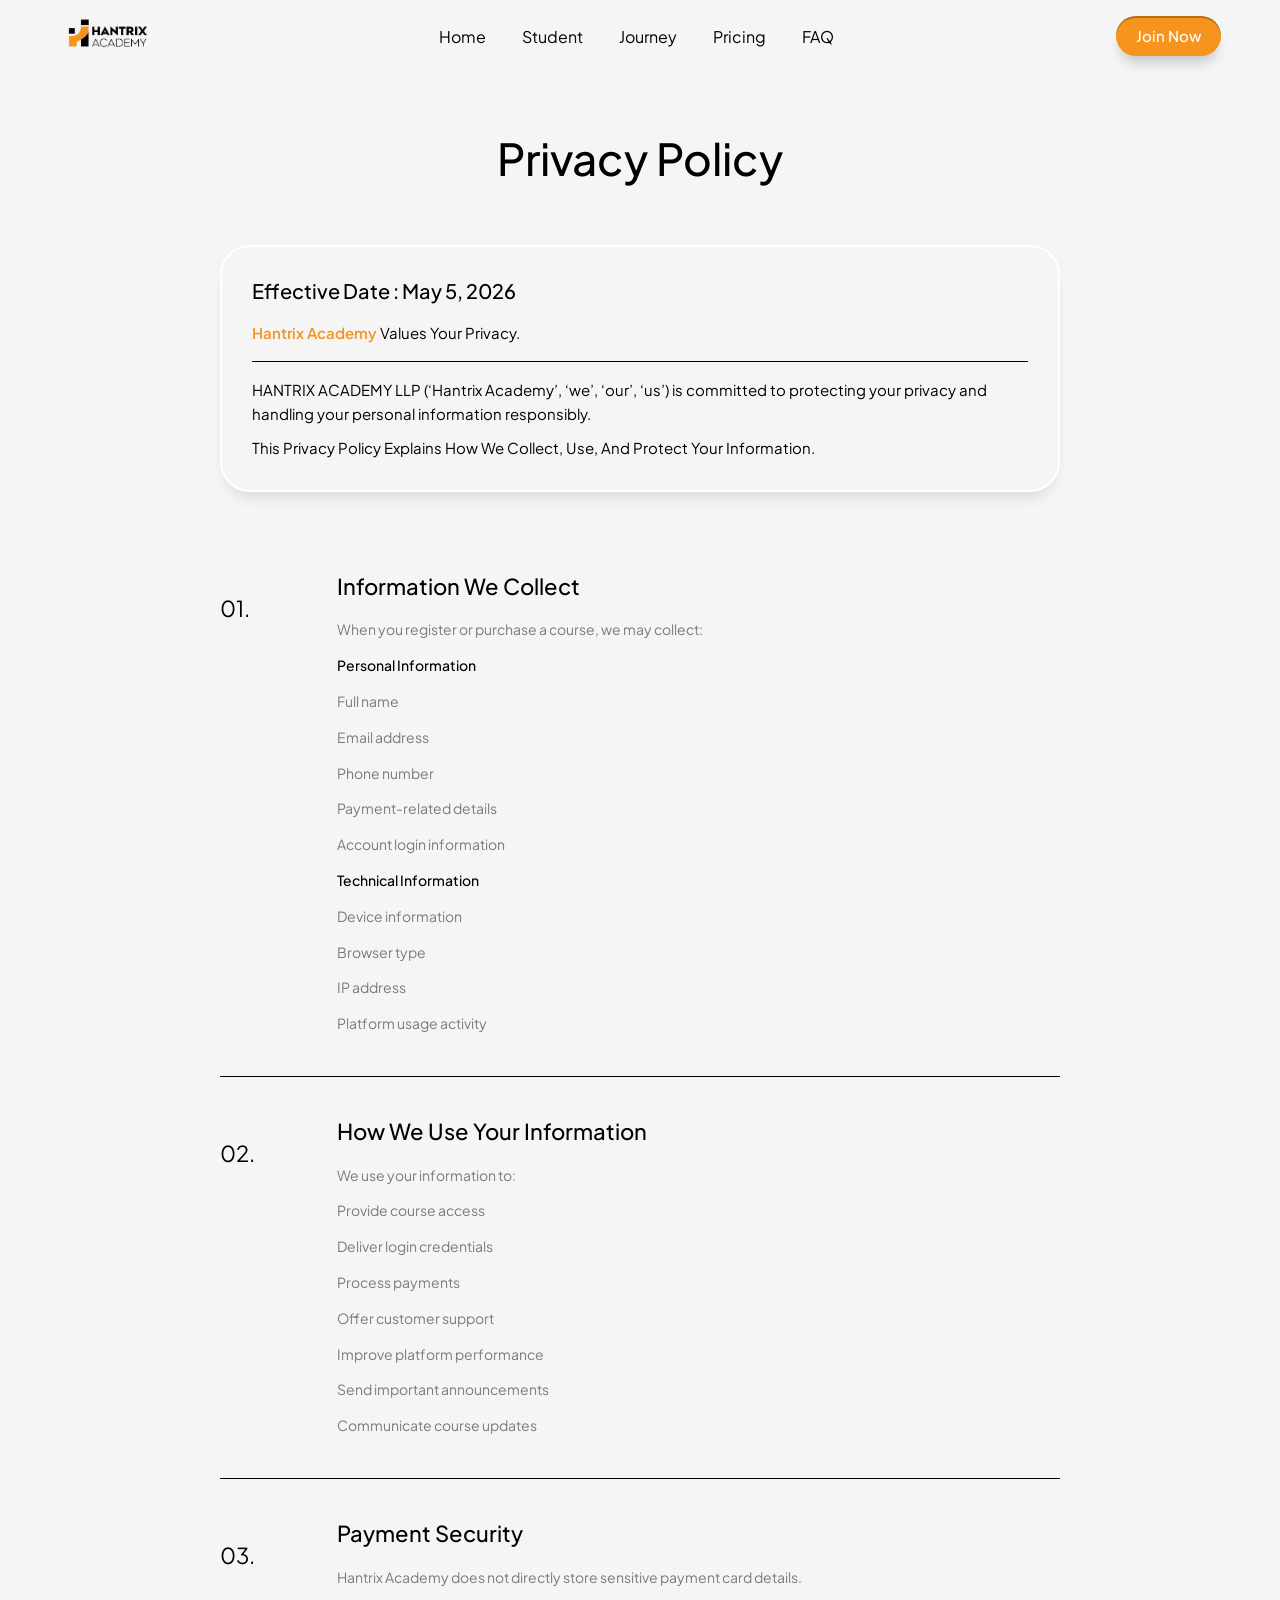
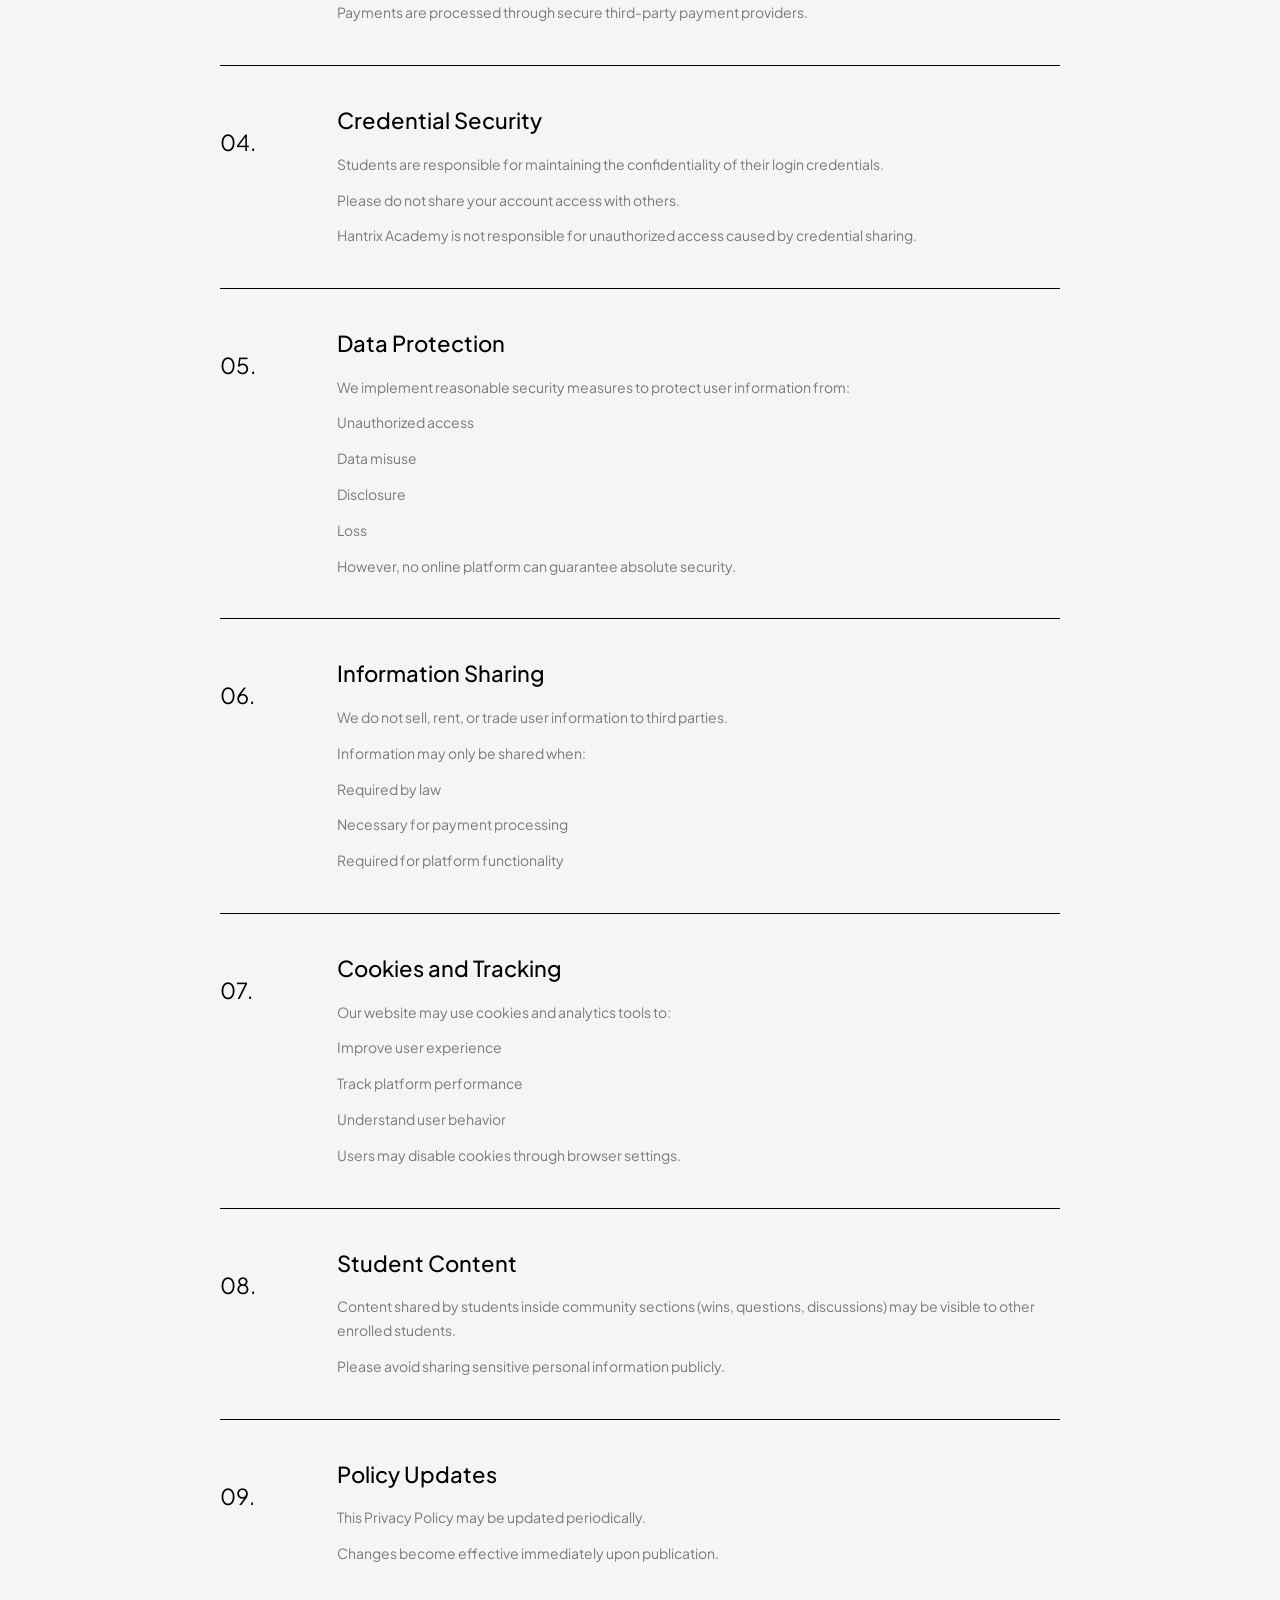
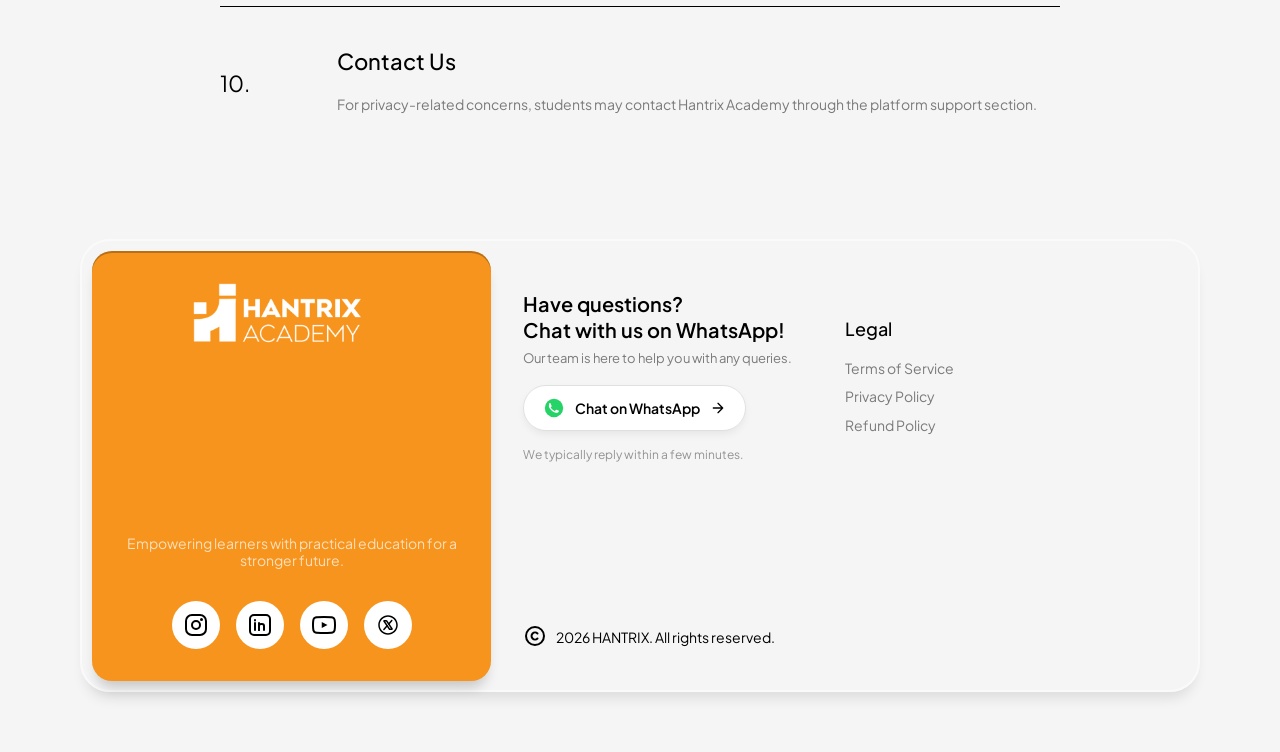
<file: privacy.html>
<!DOCTYPE html>
<html lang="en">
<head>
  <meta charset="UTF-8">
  <meta name="viewport" content="width=device-width, initial-scale=1.0">
  <title>Privacy Policy — Hantrix Academy</title>
  <link rel="icon" type="image/png" href="assets/Favicon.png">
  <link rel="preconnect" href="https://fonts.googleapis.com">
  <link rel="preconnect" href="https://fonts.gstatic.com" crossorigin>
  <link href="https://fonts.googleapis.com/css2?family=Plus+Jakarta+Sans:wght@300;400;500;600;700&display=swap" rel="stylesheet">
  <script>!function(f,b,e,v,n,t,s){if(f.fbq)return;n=f.fbq=function(){n.callMethod?n.callMethod.apply(n,arguments):n.queue.push(arguments)};if(!f._fbq)f._fbq=n;n.push=n;n.loaded=!0;n.version='2.0';n.queue=[];t=b.createElement(e);t.async=!0;t.src=v;s=b.getElementsByTagName(e)[0];s.parentNode.insertBefore(t,s)}(window,document,'script','https://connect.facebook.net/en_US/fbevents.js');fbq('init','1563397922104537');fbq('track','PageView');</script>
  <noscript><img height="1" width="1" style="display:none" src="https://www.facebook.com/tr?id=1563397922104537&ev=PageView&noscript=1"/></noscript>
  <style>
    *, *::before, *::after { box-sizing: border-box; margin: 0; padding: 0; }
    body { font-family: 'Plus Jakarta Sans', sans-serif; background: #F5F5F5; color: #000; }
    .navbar { position: sticky; top: 0; z-index: 100; width: 100%; height: 72px; padding: 0 40px; display: flex; align-items: center; justify-content: center; background: transparent; pointer-events: none; }
    .navbar-inner { pointer-events: auto; width: 100%; max-width: 1280px; display: flex; align-items: center; justify-content: space-between; padding: 10px 18px; border-radius: 9999px; border: 1px solid transparent; background: transparent; transition: max-width .55s cubic-bezier(.22,1,.36,1), transform .55s cubic-bezier(.22,1,.36,1), background .55s cubic-bezier(.22,1,.36,1), box-shadow .55s cubic-bezier(.22,1,.36,1), border-color .55s cubic-bezier(.22,1,.36,1), backdrop-filter .55s cubic-bezier(.22,1,.36,1); will-change: max-width, transform; }
    .navbar.is-floating .navbar-inner { max-width: 1120px; transform: translateY(18px); background: rgba(255,255,255,0.75); -webkit-backdrop-filter: blur(18px); backdrop-filter: blur(18px); border-color: rgba(255,255,255,0.35); box-shadow: 0 10px 35px rgba(0,0,0,0.12); }
    .navbar img { height: 40px; width: auto; }
    .navbar-burger { display: none; align-items: center; justify-content: center; width: 30px; height: 30px; border: none; cursor: pointer; border-radius: 62px; background: #f7941d; box-shadow: 0px 11px 13px -5px rgba(0,0,0,0.2), inset 0px 1px 0px rgba(0,0,0,0.25); flex-shrink: 0; }
    .mobile-menu { display: none; flex-direction: column; width: 100%; padding: 8px 20px 18px; background: rgba(255,255,255,0.92); -webkit-backdrop-filter: blur(16px); backdrop-filter: blur(16px); border-radius: 0 0 26px 26px; box-shadow: 0 12px 24px rgba(0,0,0,0.08); }
    .mobile-menu a { padding: 13px 2px; font-size: 15px; color: #000; text-decoration: none; border-bottom: 1px solid rgba(0,0,0,0.1); }
    .mobile-menu .mm-join { margin-top: 14px; width: 100%; border-bottom: none; }
    .mobile-menu.open { display: flex; }
    .nav-links { display: flex; align-items: center; gap: 0; }
    .nav-links a { padding: 11px 18px; font-size: 16px; font-weight: 400; color: #000; text-decoration: none; text-transform: capitalize; }
    .btn-join { display: inline-flex; align-items: center; justify-content: center; height: 40px; padding: 9px 20px; background: #f7941d; color: #fff; border-radius: 62px; font-size: 15px; font-weight: 500; line-height: 1.2; text-decoration: none; box-shadow: 0px 11px 13px -5px rgba(0,0,0,0.20), inset 0px 2px 0px 0px rgba(0,0,0,0.25); }
    .hero { padding: 60px 220px; text-align: center; }
    .hero h1 { font-size: 44px; font-weight: 500; color: #000; text-transform: capitalize; line-height: 1.2; }
    .intro-card { margin: 0 220px 0; padding: 32px; background: rgba(255,255,255,0); box-shadow: 0px 11px 13px -5px rgba(0,0,0,0.10); border-radius: 30px; outline: 2px white solid; outline-offset: -2px; overflow: hidden; }
    .intro-card .date { font-size: 20px; font-weight: 500; color: #000; text-transform: capitalize; line-height: 1.4; margin-bottom: 16px; }
    .intro-card .welcome { font-size: 15px; font-weight: 400; color: #000; text-transform: capitalize; line-height: 1.6; margin-bottom: 16px; }
    .intro-card .welcome span { color: #F7941D; font-weight: 600; }
    .intro-divider { border: none; border-top: 1px solid #000; margin: 16px 0; }
    .intro-card p { font-size: 15px; font-weight: 400; color: #000; text-transform: capitalize; line-height: 1.6; margin-bottom: 10px; }
    .intro-card p:last-child { margin-bottom: 0; }
    .sections { padding: 80px 220px; display: flex; flex-direction: column; gap: 40px; }
    .section-row { width: 100%; justify-content: flex-start; align-items: flex-start; gap: 32px; display: inline-flex; }
    .section-num { width: 85px; height: 72px; position: relative; flex-shrink: 0; }
    .section-num span { position: absolute; left: 0; top: 0; font-size: 22px; font-family: 'Plus Jakarta Sans', sans-serif; font-weight: 400; color: #000; line-height: 72px; }
    .section-body { flex: 1; flex-direction: column; justify-content: flex-start; align-items: flex-start; gap: 18px; display: inline-flex; }
    .section-body h2 { align-self: stretch; font-size: 22px; font-weight: 500; color: #000; line-height: 1.3; word-wrap: break-word; }
    .section-items { align-self: stretch; flex-direction: column; justify-content: flex-start; align-items: flex-start; gap: 12px; display: flex; }
    .section-body p { align-self: stretch; font-size: 14px; font-weight: 400; color: rgba(0,0,0,0.50); line-height: 1.7; word-wrap: break-word; }
    .section-divider { border: none; border-top: 1px solid #000; }
    @media (max-width: 899px) {
      html, body { max-width: 100vw; }
      .navbar { height: auto; padding: 12px 16px; flex-direction: column; align-items: stretch; }
      .navbar-inner { padding: 16px 20px; background: rgba(255,255,255,0.8); -webkit-backdrop-filter: blur(18px); backdrop-filter: blur(18px); border-color: rgba(255,255,255,0.4); box-shadow: 0 10px 35px rgba(0,0,0,0.12); }
      .navbar.is-floating .navbar-inner { transform: none; }
      .nav-links, .navbar-inner .btn-join { display: none; }
      .navbar-burger { display: flex; }
      .navbar img { height: 26px; }
      .hero { padding: 30px 20px 20px; }
      .hero h1 { font-size: 28px; line-height: 1.2; }
      .intro-card { margin: 0 16px; padding: 20px 16px; }
      .intro-card .date { font-size: 16px; }
      .intro-card .welcome, .intro-card p { font-size: 13px; line-height: 1.6; }
      .sections { padding: 24px 16px; gap: 24px; }
      .section-num { width: 40px; height: 44px; }
      .section-num span { font-size: 16px; line-height: 44px; }
      .section-body { gap: 10px; }
      .section-body h2 { font-size: 16px; line-height: 1.3; }
      .section-body p { font-size: 13px; line-height: 1.6; }
      .section-row { gap: 16px; }
    }
    @media (min-width: 900px) {
    }
    /* ===== Footer (exact match to home page) ===== */
    .footer-mobile { display: none; }
    @media (prefers-reduced-motion: no-preference) {
      .f-anim { opacity:0; transform: translateY(40px) scale(0.98); filter: blur(8px); transition: opacity 1.3s cubic-bezier(.22,1,.36,1), transform 1.3s cubic-bezier(.22,1,.36,1), filter 1.3s cubic-bezier(.22,1,.36,1); transition-delay: var(--fd,0ms); will-change: transform,opacity,filter; }
      .f-anim.is-in { opacity:1; transform: translateY(0) scale(1); filter: blur(0); }
    }
    @media (max-width: 640px) {
      footer { padding: 0 !important; }
      .footer-desktop { display: none !important; }
      .footer-mobile { display: block !important; }
    }
  </style>
</head>
<body>

  <div class="navbar">
    <div class="navbar-inner">
      <a href="index.html"><img src="assets/logo.png" alt="Hantrix Academy"></a>
    <div class="nav-links">
      <a href="index.html#home">Home</a>
      <a href="index.html#students">Student</a>
      <a href="index.html#journey">Journey</a>
      <a href="index.html#pricing">Pricing</a>
      <a href="index.html#faq">FAQ</a>
    </div>
    <a href="checkout.html" class="btn-join">Join Now</a>
    <button class="navbar-burger" id="navBurger" aria-label="Open menu" aria-expanded="false">
      <svg width="16" height="16" viewBox="0 0 24 24" fill="none" stroke="#fff" stroke-width="2.4" stroke-linecap="round"><line x1="3" y1="6" x2="21" y2="6"/><line x1="3" y1="12" x2="21" y2="12"/><line x1="3" y1="18" x2="21" y2="18"/></svg>
    </button>
    </div>
    <div class="mobile-menu" id="mobileMenu">
      <a href="index.html#home">Home</a>
      <a href="index.html#students">Student</a>
      <a href="index.html#journey">Journey</a>
      <a href="index.html#pricing">Pricing</a>
      <a href="index.html#faq">FAQ</a>
      <a href="checkout.html" class="btn-join mm-join">Join Now</a>
    </div>
  </div>

  <div class="hero">
    <h1>Privacy Policy</h1>
  </div>

  <div class="intro-card">
    <div class="date">Effective Date : May 5, 2026</div>
    <div class="welcome"><span>Hantrix Academy</span> values your privacy.</div>
    <hr class="intro-divider">
    <p style="text-transform:none;">HANTRIX ACADEMY LLP (‘Hantrix Academy’, ‘we’, ‘our’, ‘us’) is committed to protecting your privacy and handling your personal information responsibly.</p>
    <p>This Privacy Policy explains how we collect, use, and protect your information.</p>
  </div>

  <div class="sections">

    <div class="section-row">
      <div class="section-num"><span>01.</span></div>
      <div class="section-body">
        <h2>Information We Collect</h2>
        <div class="section-items">
          <p>When you register or purchase a course, we may collect:</p>
          <p><strong style="color:#000; font-weight:500;">Personal Information</strong></p>
          <p>Full name</p>
          <p>Email address</p>
          <p>Phone number</p>
          <p>Payment-related details</p>
          <p>Account login information</p>
          <p><strong style="color:#000; font-weight:500;">Technical Information</strong></p>
          <p>Device information</p>
          <p>Browser type</p>
          <p>IP address</p>
          <p>Platform usage activity</p>
        </div>
      </div>
    </div>
    <hr class="section-divider">

    <div class="section-row">
      <div class="section-num"><span>02.</span></div>
      <div class="section-body">
        <h2>How We Use Your Information</h2>
        <div class="section-items">
          <p>We use your information to:</p>
          <p>Provide course access</p>
          <p>Deliver login credentials</p>
          <p>Process payments</p>
          <p>Offer customer support</p>
          <p>Improve platform performance</p>
          <p>Send important announcements</p>
          <p>Communicate course updates</p>
        </div>
      </div>
    </div>
    <hr class="section-divider">

    <div class="section-row">
      <div class="section-num"><span>03.</span></div>
      <div class="section-body">
        <h2>Payment Security</h2>
        <div class="section-items">
          <p>Hantrix Academy does not directly store sensitive payment card details.</p>
          <p>Payments are processed through secure third-party payment providers.</p>
        </div>
      </div>
    </div>
    <hr class="section-divider">

    <div class="section-row">
      <div class="section-num"><span>04.</span></div>
      <div class="section-body">
        <h2>Credential Security</h2>
        <div class="section-items">
          <p>Students are responsible for maintaining the confidentiality of their login credentials.</p>
          <p>Please do not share your account access with others.</p>
          <p>Hantrix Academy is not responsible for unauthorized access caused by credential sharing.</p>
        </div>
      </div>
    </div>
    <hr class="section-divider">

    <div class="section-row">
      <div class="section-num"><span>05.</span></div>
      <div class="section-body">
        <h2>Data Protection</h2>
        <div class="section-items">
          <p>We implement reasonable security measures to protect user information from:</p>
          <p>Unauthorized access</p>
          <p>Data misuse</p>
          <p>Disclosure</p>
          <p>Loss</p>
          <p>However, no online platform can guarantee absolute security.</p>
        </div>
      </div>
    </div>
    <hr class="section-divider">

    <div class="section-row">
      <div class="section-num"><span>06.</span></div>
      <div class="section-body">
        <h2>Information Sharing</h2>
        <div class="section-items">
          <p>We do not sell, rent, or trade user information to third parties.</p>
          <p>Information may only be shared when:</p>
          <p>Required by law</p>
          <p>Necessary for payment processing</p>
          <p>Required for platform functionality</p>
        </div>
      </div>
    </div>
    <hr class="section-divider">

    <div class="section-row">
      <div class="section-num"><span>07.</span></div>
      <div class="section-body">
        <h2>Cookies and Tracking</h2>
        <div class="section-items">
          <p>Our website may use cookies and analytics tools to:</p>
          <p>Improve user experience</p>
          <p>Track platform performance</p>
          <p>Understand user behavior</p>
          <p>Users may disable cookies through browser settings.</p>
        </div>
      </div>
    </div>
    <hr class="section-divider">

    <div class="section-row">
      <div class="section-num"><span>08.</span></div>
      <div class="section-body">
        <h2>Student Content</h2>
        <div class="section-items">
          <p>Content shared by students inside community sections (wins, questions, discussions) may be visible to other enrolled students.</p>
          <p>Please avoid sharing sensitive personal information publicly.</p>
        </div>
      </div>
    </div>
    <hr class="section-divider">

    <div class="section-row">
      <div class="section-num"><span>09.</span></div>
      <div class="section-body">
        <h2>Policy Updates</h2>
        <div class="section-items">
          <p>This Privacy Policy may be updated periodically.</p>
          <p>Changes become effective immediately upon publication.</p>
        </div>
      </div>
    </div>
    <hr class="section-divider">

    <div class="section-row">
      <div class="section-num"><span>10.</span></div>
      <div class="section-body">
        <h2>Contact Us</h2>
        <div class="section-items">
          <p>For privacy-related concerns, students may contact Hantrix Academy through the platform support section.</p>
        </div>
      </div>
    </div>

  </div>


    <footer style="width:100%; background:#F5F5F5; padding:40px 80px 60px;">
  <div class="footer-desktop" style="max-width:1280px; margin:0 auto;">
    <div class="ft-card" style="padding:12px 32px 12px 12px; background:rgba(255,255,255,0); box-shadow:0px 11px 13px -5px rgba(0,0,0,0.10); border-radius:30px; outline:2px rgba(255,255,255,0.50) solid; outline-offset:-2px; display:inline-flex; flex-direction:column; gap:10px; width:100%;">
      <div class="footer-row" style="align-self:stretch; display:inline-flex; align-items:flex-start; gap:32px;">

        <!-- Left: Orange brand card -->
        <div class="f-anim ft-brand" data-fo="0" style="padding:32px; background:#F7941D; box-shadow:0 2px 0 0 rgba(0,0,0,0.25) inset, 0 11px 13px -5px rgba(0,0,0,0.20); border-radius:20px; display:flex; align-items:center; gap:10px; flex:none;">
          <div class="ft-brand-col" style="width:335px; display:inline-flex; flex-direction:column; align-items:center; gap:191px;">
            <!-- Logo -->
            <img src="assets/footer-logo.png" style="height:61px; width:auto; object-fit:contain;">
            <!-- Tagline + socials -->
            <div style="align-self:stretch; display:flex; flex-direction:column; align-items:center; gap:32px;">
              <div class="f-anim" data-fo="1" style="align-self:stretch; text-align:center; color:rgba(255,255,255,0.70); font-size:14px; font-family:'Plus Jakarta Sans',sans-serif; font-weight:400; line-height:16.80px; word-wrap:break-word;">Empowering learners with practical education for a stronger future.</div>
              <div style="display:inline-flex; align-items:center; gap:16px;">
                <!-- Instagram -->
                <a class="f-anim" data-fo="5" href="https://www.instagram.com/hantrix.academy?igsh=bWI3dGhtZ2I4bGY2&utm_source=qr" target="_blank" rel="noopener" style="padding:12px; background:white; border-radius:50px; display:flex; justify-content:center; align-items:center; text-decoration:none;">
                  <svg width="24" height="24" viewBox="0 0 24 24" fill="none" xmlns="http://www.w3.org/2000/svg">
                    <rect x="2" y="2" width="20" height="20" rx="6" stroke="#000" stroke-width="2" fill="none"/>
                    <circle cx="12" cy="12" r="4" stroke="#000" stroke-width="2" fill="none"/>
                    <circle cx="17.5" cy="6.5" r="1.5" fill="#000"/>
                  </svg>
                </a>
                <!-- LinkedIn -->
                <a class="f-anim" data-fo="6" href="https://www.linkedin.com/in/hantrix-academy-3033b0403/" target="_blank" rel="noopener" style="padding:12px; background:white; border-radius:50px; display:flex; justify-content:center; align-items:center; text-decoration:none;">
                  <svg width="24" height="24" viewBox="0 0 24 24" fill="none" xmlns="http://www.w3.org/2000/svg">
                    <rect x="2" y="2" width="20" height="20" rx="4" stroke="#000" stroke-width="2" fill="none"/>
                    <path d="M7 10v7M7 7v.5" stroke="#000" stroke-width="2" stroke-linecap="round"/>
                    <path d="M11 17v-4c0-1.1.9-2 2-2h1a2 2 0 0 1 2 2v4" stroke="#000" stroke-width="2" stroke-linecap="round" stroke-linejoin="round"/>
                    <path d="M11 10v7" stroke="#000" stroke-width="2" stroke-linecap="round"/>
                  </svg>
                </a>
                <!-- YouTube -->
                <a class="f-anim" data-fo="7" href="https://www.youtube.com/@hantrixacademy" target="_blank" rel="noopener" style="padding:12px; background:white; border-radius:50px; display:flex; justify-content:center; align-items:center; text-decoration:none;">
                  <svg width="24" height="24" viewBox="0 0 24 24" fill="none" xmlns="http://www.w3.org/2000/svg">
                    <path d="M22.54 6.42a2.78 2.78 0 0 0-1.95-1.96C18.88 4 12 4 12 4s-6.88 0-8.59.46A2.78 2.78 0 0 0 1.46 6.42 29 29 0 0 0 1 12a29 29 0 0 0 .46 5.58 2.78 2.78 0 0 0 1.95 1.96C5.12 20 12 20 12 20s6.88 0 8.59-.46a2.78 2.78 0 0 0 1.95-1.96A29 29 0 0 0 23 12a29 29 0 0 0-.46-5.58z" stroke="#000" stroke-width="2" fill="none"/>
                    <polygon points="9.75 15.02 15.5 12 9.75 8.98 9.75 15.02" fill="#000"/>
                  </svg>
                </a>
                <!-- X (Twitter) -->
                <a class="f-anim" data-fo="8" href="https://x.com/hantrixacademy?s=11" target="_blank" rel="noopener" style="padding:12px; background:white; border-radius:50px; display:flex; justify-content:center; align-items:center; text-decoration:none;">
                  <svg width="24" height="24" viewBox="0 0 24 24" fill="none" xmlns="http://www.w3.org/2000/svg">
                    <path fill-rule="evenodd" clip-rule="evenodd" d="M12 3.75C7.44329 3.75 3.75 7.44329 3.75 12C3.75 16.5567 7.44329 20.25 12 20.25C16.5567 20.25 20.25 16.5567 20.25 12C20.25 7.44329 16.5567 3.75 12 3.75ZM2.25 12C2.25 6.61487 6.61487 2.25 12 2.25C17.3851 2.25 21.75 6.61487 21.75 12C21.75 17.3851 17.3851 21.75 12 21.75C6.61487 21.75 2.25 17.3851 2.25 12Z" fill="black"/>
                    <path fill-rule="evenodd" clip-rule="evenodd" d="M7.34352 8.47386C6.90712 7.83045 7.36801 6.96094 8.14545 6.96094H10.1963C10.6265 6.96094 11.0287 7.17412 11.2701 7.53012L16.7059 15.5444C17.1423 16.1878 16.6814 17.0573 15.9039 17.0573H13.8531C13.4229 17.0573 13.0207 16.8441 12.7793 16.4881L7.34352 8.47386ZM9.14723 8.46094L13.9604 15.5573H14.9022L10.089 8.46094H9.14723Z" fill="black"/>
                    <path fill-rule="evenodd" clip-rule="evenodd" d="M11.6242 12.2418C11.9351 12.5155 11.9652 12.9894 11.6915 13.3003L8.4399 16.9938C8.16619 17.3047 7.69228 17.3349 7.38138 17.0612C7.07048 16.7875 7.04032 16.3136 7.31403 16.0027L10.5657 12.3091C10.8394 11.9982 11.3133 11.9681 11.6242 12.2418Z" fill="black"/>
                    <path fill-rule="evenodd" clip-rule="evenodd" d="M16.2968 6.93707C16.6077 7.21078 16.6378 7.68469 16.3641 7.99559L13.3061 11.4692C13.0324 11.7801 12.5585 11.8103 12.2476 11.5366C11.9367 11.2629 11.9065 10.7889 12.1802 10.478L15.2383 7.00443C15.512 6.69352 15.9859 6.66337 16.2968 6.93707Z" fill="black"/>
                  </svg>
                </a>
              </div>
            </div>
          </div>
        </div>

        <!-- Right: Links + newsletter -->
        <div class="ft-right" style="flex:1; flex-direction:column; justify-content:flex-start; align-items:flex-start; gap:163px; display:inline-flex;">

          <!-- Top row -->
          <div class="ft-toprow" style="align-self:stretch; justify-content:flex-start; align-items:center; gap:53px; display:inline-flex; padding-top:40px;">

            <!-- WhatsApp -->
            <div class="f-anim" data-fo="2" style="flex-direction:column; justify-content:flex-start; align-items:flex-start; gap:16px; display:inline-flex;">
              <div style="flex-direction:column; gap:6px; display:flex;">
                <div style="color:#000; font-size:20px; font-family:'Plus Jakarta Sans',sans-serif; font-weight:600; line-height:1.3;">Have questions?<br>Chat with us on WhatsApp!</div>
                <div style="color:rgba(0,0,0,0.50); font-size:13px; font-family:'Plus Jakarta Sans',sans-serif; font-weight:400; line-height:1.5;">Our team is here to help you with any queries.</div>
              </div>
              <a href="https://wa.me/919074174802?text=Hi%2C%20I%27m%20interested%20in%20joining%20Hantrix%20Academy.%20Can%20you%20help%20me%20with%20more%20details%3F" target="_blank" rel="noopener" style="display:inline-flex; align-items:center; gap:10px; padding:12px 20px; background:#fff; border-radius:50px; outline:1px rgba(0,0,0,0.12) solid; outline-offset:-1px; text-decoration:none; box-shadow:0px 4px 10px -2px rgba(0,0,0,0.08);">
                <svg width="22" height="22" viewBox="0 0 24 24" fill="none"><circle cx="12" cy="12" r="10" fill="#25D366"/><path d="M17 14.8c-.3-.1-1.7-.8-2-.9-.3-.1-.5-.1-.7.1-.2.3-.8.9-1 1.1-.2.2-.3.2-.6.1-.3-.2-1.3-.5-2.4-1.5-.9-.8-1.5-1.8-1.7-2.1-.2-.3 0-.5.1-.6.1-.1.3-.3.4-.5.1-.2.2-.3.3-.5.1-.2 0-.4 0-.5-.1-.2-.7-1.6-.9-2.2-.2-.6-.5-.5-.7-.5h-.6c-.2 0-.5.1-.8.4C7 8 6.4 8.6 6.4 9.9c0 1.3 1 2.6 1.1 2.7.1.2 1.9 3 4.6 4.1.6.3 1.1.4 1.5.5.6.2 1.2.2 1.6.1.5-.1 1.7-.7 1.9-1.3.2-.7.2-1.2.2-1.3-.1-.1-.3-.2-.6-.3z" fill="#fff"/></svg>
                <span style="color:#000; font-size:14px; font-family:'Plus Jakarta Sans',sans-serif; font-weight:600;">Chat on WhatsApp</span>
                <svg width="16" height="16" viewBox="0 0 24 24" fill="none" stroke="#000" stroke-width="2" stroke-linecap="round" stroke-linejoin="round"><path d="M5 12h14M12 5l7 7-7 7"/></svg>
              </a>
              <div style="color:rgba(0,0,0,0.40); font-size:12px; font-family:'Plus Jakarta Sans',sans-serif; font-weight:400;">We typically reply within a few minutes.</div>
            </div>

            <!-- Link columns -->
            <div class="ft-links" style="justify-content:flex-start; align-items:flex-start; gap:54px; display:flex;">

              <!-- Legal -->
              <div class="f-anim" data-fo="3" style="flex-direction:column; justify-content:flex-start; align-items:flex-start; gap:20px; display:inline-flex;">
                <div style="color:#000; font-size:18px; font-family:'Plus Jakarta Sans',sans-serif; font-weight:500; line-height:21.60px; word-wrap:break-word;">Legal</div>
                <div style="align-self:stretch; flex-direction:column; justify-content:flex-start; align-items:flex-start; gap:12px; display:flex;">
                  <a href="terms.html" style="color:rgba(0,0,0,0.50); font-size:14px; font-family:'Plus Jakarta Sans',sans-serif; font-weight:400; line-height:16.80px; word-wrap:break-word; text-decoration:none;">Terms of Service</a>
                  <a href="privacy.html" style="color:rgba(0,0,0,0.50); font-size:14px; font-family:'Plus Jakarta Sans',sans-serif; font-weight:400; line-height:16.80px; word-wrap:break-word; text-decoration:none;">Privacy Policy</a>
                  <a href="refund.html" style="color:rgba(0,0,0,0.50); font-size:14px; font-family:'Plus Jakarta Sans',sans-serif; font-weight:400; line-height:16.80px; word-wrap:break-word; text-decoration:none;">Refund Policy</a>
                </div>
              </div>

            </div>
          </div>

          <!-- Bottom bar -->
          <div class="ft-bottom" style="align-self:stretch; justify-content:flex-start; align-items:center; gap:170px; display:inline-flex;">
            <!-- Copyright -->
            <div class="f-anim" data-fo="4" style="justify-content:flex-start; align-items:center; gap:9px; display:flex;">
              <svg width="24" height="24" viewBox="0 0 24 24" fill="none"><circle cx="12" cy="12" r="9" stroke="#000" stroke-width="2"/><path d="M14.5 9.5a3.5 3.5 0 1 0 0 5" stroke="#000" stroke-width="2" stroke-linecap="round"/></svg>
              <div><span style="color:#000; font-size:14px; font-family:'Plus Jakarta Sans',sans-serif; font-weight:400; line-height:16.80px;">2026 </span><span style="color:#000; font-size:14px; font-family:'Plus Jakarta Sans',sans-serif; font-weight:400; text-transform:uppercase; line-height:16.80px;">Hantrix</span><span style="color:#000; font-size:14px; font-family:'Plus Jakarta Sans',sans-serif; font-weight:400; line-height:16.80px;">. All rights reserved.</span></div>
            </div>
          </div>

        </div>
      </div>
    </div>
  </div>

  <!-- ===== Mobile footer (copied from checkoutpagehantrix) — shown only ≤640px ===== -->
  <div class="footer-mobile" style="background:#F5F5F5; padding:12px 12px 12px;">
    <div style="background:rgba(255,255,255,0); box-shadow:0px 11px 13px -5px rgba(0,0,0,0.10); border-radius:30px; outline:2px rgba(255,255,255,0.50) solid; outline-offset:-2px; overflow:hidden; display:flex; flex-direction:column;">

      <!-- Orange brand card -->
      <div class="f-anim" data-fo="0" style="margin:12px 12px 0; padding:32px; background:#F7941D; box-shadow:0px 11px 13px -5px rgba(0,0,0,0.20), 0px 2px 0px rgba(0,0,0,0.25) inset; border-radius:20px; display:flex; justify-content:center;">
        <div style="height:332px; flex:1 0 0; display:flex; flex-direction:column; align-items:center; gap:191px;">
          <img src="assets/footer-logo.png" style="width:116px; height:41px; object-fit:contain;">
          <div style="flex-direction:column; justify-content:flex-start; align-items:center; gap:32px; display:flex;">
            <div style="width:269px; text-align:center; color:rgba(255,255,255,0.70); font-size:12px; font-family:'Plus Jakarta Sans',sans-serif; font-weight:400; line-height:14.40px; word-wrap:break-word;">Empowering learners with practical education for a stronger future.</div>
            <div style="justify-content:flex-start; align-items:center; gap:12px; display:inline-flex;">
              <a href="https://www.instagram.com/hantrix.academy?igsh=bWI3dGhtZ2I4bGY2&utm_source=qr" target="_blank" rel="noopener" style="width:40px; height:40px; padding:12px; background:white; overflow:hidden; border-radius:50px; display:flex; justify-content:center; align-items:center; text-decoration:none; box-sizing:border-box;">
                <svg width="18" height="18" viewBox="0 0 24 24" fill="none"><rect x="2" y="2" width="20" height="20" rx="6" stroke="#000" stroke-width="2" fill="none"/><circle cx="12" cy="12" r="4" stroke="#000" stroke-width="2" fill="none"/><circle cx="17.5" cy="6.5" r="1.5" fill="#000"/></svg>
              </a>
              <a href="https://www.linkedin.com/in/hantrix-academy-3033b0403/" target="_blank" rel="noopener" style="width:40px; height:40px; padding:12px; background:white; overflow:hidden; border-radius:50px; display:flex; justify-content:center; align-items:center; text-decoration:none; box-sizing:border-box;">
                <svg width="18" height="18" viewBox="0 0 24 24" fill="none"><rect x="2" y="2" width="20" height="20" rx="4" stroke="#000" stroke-width="2" fill="none"/><path d="M7 10v7M7 7v.5" stroke="#000" stroke-width="2" stroke-linecap="round"/><path d="M11 17v-4c0-1.1.9-2 2-2h1a2 2 0 0 1 2 2v4" stroke="#000" stroke-width="2" stroke-linecap="round" stroke-linejoin="round"/><path d="M11 10v7" stroke="#000" stroke-width="2" stroke-linecap="round"/></svg>
              </a>
              <a href="https://www.youtube.com/@hantrixacademy" target="_blank" rel="noopener" style="width:40px; height:40px; padding:12px; background:white; overflow:hidden; border-radius:50px; display:flex; justify-content:center; align-items:center; text-decoration:none; box-sizing:border-box;">
                <svg width="18" height="18" viewBox="0 0 24 24" fill="none"><path d="M22.54 6.42a2.78 2.78 0 0 0-1.95-1.96C18.88 4 12 4 12 4s-6.88 0-8.59.46A2.78 2.78 0 0 0 1.46 6.42 29 29 0 0 0 1 12a29 29 0 0 0 .46 5.58 2.78 2.78 0 0 0 1.95 1.96C5.12 20 12 20 12 20s6.88 0 8.59-.46a2.78 2.78 0 0 0 1.95-1.96A29 29 0 0 0 23 12a29 29 0 0 0-.46-5.58z" stroke="#000" stroke-width="2" fill="none"/><polygon points="9.75 15.02 15.5 12 9.75 8.98 9.75 15.02" fill="#000"/></svg>
              </a>
              <a href="https://x.com/hantrixacademy?s=11" target="_blank" rel="noopener" style="width:40px; height:40px; padding:12px; background:white; overflow:hidden; border-radius:50px; display:flex; justify-content:center; align-items:center; text-decoration:none; box-sizing:border-box;">
                <svg width="18" height="18" viewBox="0 0 24 24" fill="none"><path fill-rule="evenodd" clip-rule="evenodd" d="M12 3.75C7.44329 3.75 3.75 7.44329 3.75 12C3.75 16.5567 7.44329 20.25 12 20.25C16.5567 20.25 20.25 16.5567 20.25 12C20.25 7.44329 16.5567 3.75 12 3.75ZM2.25 12C2.25 6.61487 6.61487 2.25 12 2.25C17.3851 2.25 21.75 6.61487 21.75 12C21.75 17.3851 17.3851 21.75 12 21.75C6.61487 21.75 2.25 17.3851 2.25 12Z" fill="black"/><path fill-rule="evenodd" clip-rule="evenodd" d="M7.34352 8.47386C6.90712 7.83045 7.36801 6.96094 8.14545 6.96094H10.1963C10.6265 6.96094 11.0287 7.17412 11.2701 7.53012L16.7059 15.5444C17.1423 16.1878 16.6814 17.0573 15.9039 17.0573H13.8531C13.4229 17.0573 13.0207 16.8441 12.7793 16.4881L7.34352 8.47386ZM9.14723 8.46094L13.9604 15.5573H14.9022L10.089 8.46094H9.14723Z" fill="black"/><path fill-rule="evenodd" clip-rule="evenodd" d="M11.6242 12.2418C11.9351 12.5155 11.9652 12.9894 11.6915 13.3003L8.4399 16.9938C8.16619 17.3047 7.69228 17.3349 7.38138 17.0612C7.07048 16.7875 7.04032 16.3136 7.31403 16.0027L10.5657 12.3091C10.8394 11.9982 11.3133 11.9681 11.6242 12.2418Z" fill="black"/><path fill-rule="evenodd" clip-rule="evenodd" d="M16.2968 6.93707C16.6077 7.21078 16.6378 7.68469 16.3641 7.99559L13.3061 11.4692C13.0324 11.7801 12.5585 11.8103 12.2476 11.5366C11.9367 11.2629 11.9065 10.7889 12.1802 10.478L15.2383 7.00443C15.512 6.69352 15.9859 6.66337 16.2968 6.93707Z" fill="black"/></svg>
              </a>
            </div>
          </div>
        </div>
      </div>

      <!-- Bottom content -->
      <div style="margin:0 12px 12px; padding:30px 0; display:flex; flex-direction:column; justify-content:space-between; gap:30px;">

        <!-- WhatsApp -->
        <div class="f-anim" data-fo="1" style="display:flex; flex-direction:column; gap:14px;">
          <div style="flex-direction:column; gap:5px; display:flex;">
            <div style="color:#000; font-size:17px; font-family:'Plus Jakarta Sans',sans-serif; font-weight:600; line-height:1.3;">Have questions?<br>Chat with us on WhatsApp!</div>
            <div style="color:rgba(0,0,0,0.50); font-size:12px; font-family:'Plus Jakarta Sans',sans-serif; font-weight:400; line-height:1.5;">Our team is here to help you with any queries.</div>
          </div>
          <a href="https://wa.me/919074174802?text=Hi%2C%20I%27m%20interested%20in%20joining%20Hantrix%20Academy.%20Can%20you%20help%20me%20with%20more%20details%3F" target="_blank" rel="noopener" style="display:inline-flex; align-items:center; gap:8px; padding:10px 16px; background:#fff; border-radius:50px; outline:1px rgba(0,0,0,0.12) solid; outline-offset:-1px; text-decoration:none; box-shadow:0px 4px 10px -2px rgba(0,0,0,0.08); align-self:flex-start;">
            <svg width="20" height="20" viewBox="0 0 24 24" fill="none"><circle cx="12" cy="12" r="10" fill="#25D366"/><path d="M17 14.8c-.3-.1-1.7-.8-2-.9-.3-.1-.5-.1-.7.1-.2.3-.8.9-1 1.1-.2.2-.3.2-.6.1-.3-.2-1.3-.5-2.4-1.5-.9-.8-1.5-1.8-1.7-2.1-.2-.3 0-.5.1-.6.1-.1.3-.3.4-.5.1-.2.2-.3.3-.5.1-.2 0-.4 0-.5-.1-.2-.7-1.6-.9-2.2-.2-.6-.5-.5-.7-.5h-.6c-.2 0-.5.1-.8.4C7 8 6.4 8.6 6.4 9.9c0 1.3 1 2.6 1.1 2.7.1.2 1.9 3 4.6 4.1.6.3 1.1.4 1.5.5.6.2 1.2.2 1.6.1.5-.1 1.7-.7 1.9-1.3.2-.7.2-1.2.2-1.3-.1-.1-.3-.2-.6-.3z" fill="#fff"/></svg>
            <span style="color:#000; font-size:13px; font-family:'Plus Jakarta Sans',sans-serif; font-weight:600;">Chat on WhatsApp</span>
            <svg width="14" height="14" viewBox="0 0 24 24" fill="none" stroke="#000" stroke-width="2" stroke-linecap="round" stroke-linejoin="round"><path d="M5 12h14M12 5l7 7-7 7"/></svg>
          </a>
          <div style="color:rgba(0,0,0,0.40); font-size:11px; font-family:'Plus Jakarta Sans',sans-serif; font-weight:400;">We typically reply within a few minutes.</div>
        </div>

        <!-- Legal -->
        <div class="f-anim" data-fo="2" style="display:flex; flex-direction:column; gap:20px;">
          <div style="color:#000; font-size:18px; font-family:'Plus Jakarta Sans',sans-serif; font-weight:500; line-height:21.60px;">Legal</div>
          <div style="display:flex; flex-direction:column; gap:12px;">
            <a href="terms.html" style="color:rgba(0,0,0,0.50); font-size:14px; font-family:'Plus Jakarta Sans',sans-serif; font-weight:400; line-height:16.80px; text-decoration:none;">Terms of Service</a>
            <a href="privacy.html" style="color:rgba(0,0,0,0.50); font-size:14px; font-family:'Plus Jakarta Sans',sans-serif; font-weight:400; line-height:16.80px; text-decoration:none;">Privacy Policy</a>
            <a href="refund.html" style="color:rgba(0,0,0,0.50); font-size:14px; font-family:'Plus Jakarta Sans',sans-serif; font-weight:400; line-height:16.80px; text-decoration:none;">Refund Policy</a>
          </div>
        </div>

        <!-- Copyright -->
        <div class="f-anim" data-fo="3" style="display:flex; align-items:center; justify-content:center; gap:9px; width:100%;">
          <svg width="24" height="24" viewBox="0 0 24 24" fill="none"><circle cx="12" cy="12" r="9" stroke="#000" stroke-width="2"/><path d="M14.5 9.5a3.5 3.5 0 1 0 0 5" stroke="#000" stroke-width="2" stroke-linecap="round"/></svg>
          <div><span style="color:#000; font-size:14px; font-family:'Plus Jakarta Sans',sans-serif; font-weight:400; line-height:16.80px;">2026 </span><span style="color:#000; font-size:14px; font-family:'Plus Jakarta Sans',sans-serif; font-weight:400; text-transform:uppercase; line-height:16.80px;">Hantrix</span><span style="color:#000; font-size:14px; font-family:'Plus Jakarta Sans',sans-serif; font-weight:400; line-height:16.80px;">. All rights reserved.</span></div>
        </div>

      </div>
    </div>
  </div>
    </footer>


  <script>
    (function(){var nav=document.querySelector('.navbar');if(!nav)return;var f=false,t=false;
    function u(){var y=window.pageYOffset||document.documentElement.scrollTop;
    if(!f&&y>100){f=true;nav.classList.add('is-floating');}
    else if(f&&y<60){f=false;nav.classList.remove('is-floating');}t=false;}
    window.addEventListener('scroll',function(){if(!t){requestAnimationFrame(u);t=true;}},{passive:true});u();})();
    (function(){var b=document.getElementById('navBurger'),m=document.getElementById('mobileMenu');if(!b||!m)return;b.addEventListener('click',function(){var o=m.classList.toggle('open');b.setAttribute('aria-expanded',String(o));});m.querySelectorAll('a').forEach(function(el){el.addEventListener('click',function(){m.classList.remove('open');});});})();
    (function(){if(window.matchMedia('(prefers-reduced-motion: reduce)').matches)return;var f=document.querySelector('footer');if(!f)return;var items=Array.prototype.slice.call(f.querySelectorAll('.f-anim'));items.forEach(function(el){var o=parseInt(el.getAttribute('data-fo')||'0',10);el.style.setProperty('--fd',(o*160)+'ms');});var io=new IntersectionObserver(function(es){es.forEach(function(e){if(e.isIntersecting){items.forEach(function(el){el.classList.add('is-in');});io.unobserve(e.target);}});},{threshold:0.2});io.observe(f);})();
  </script>
</body>
</html>
</file>
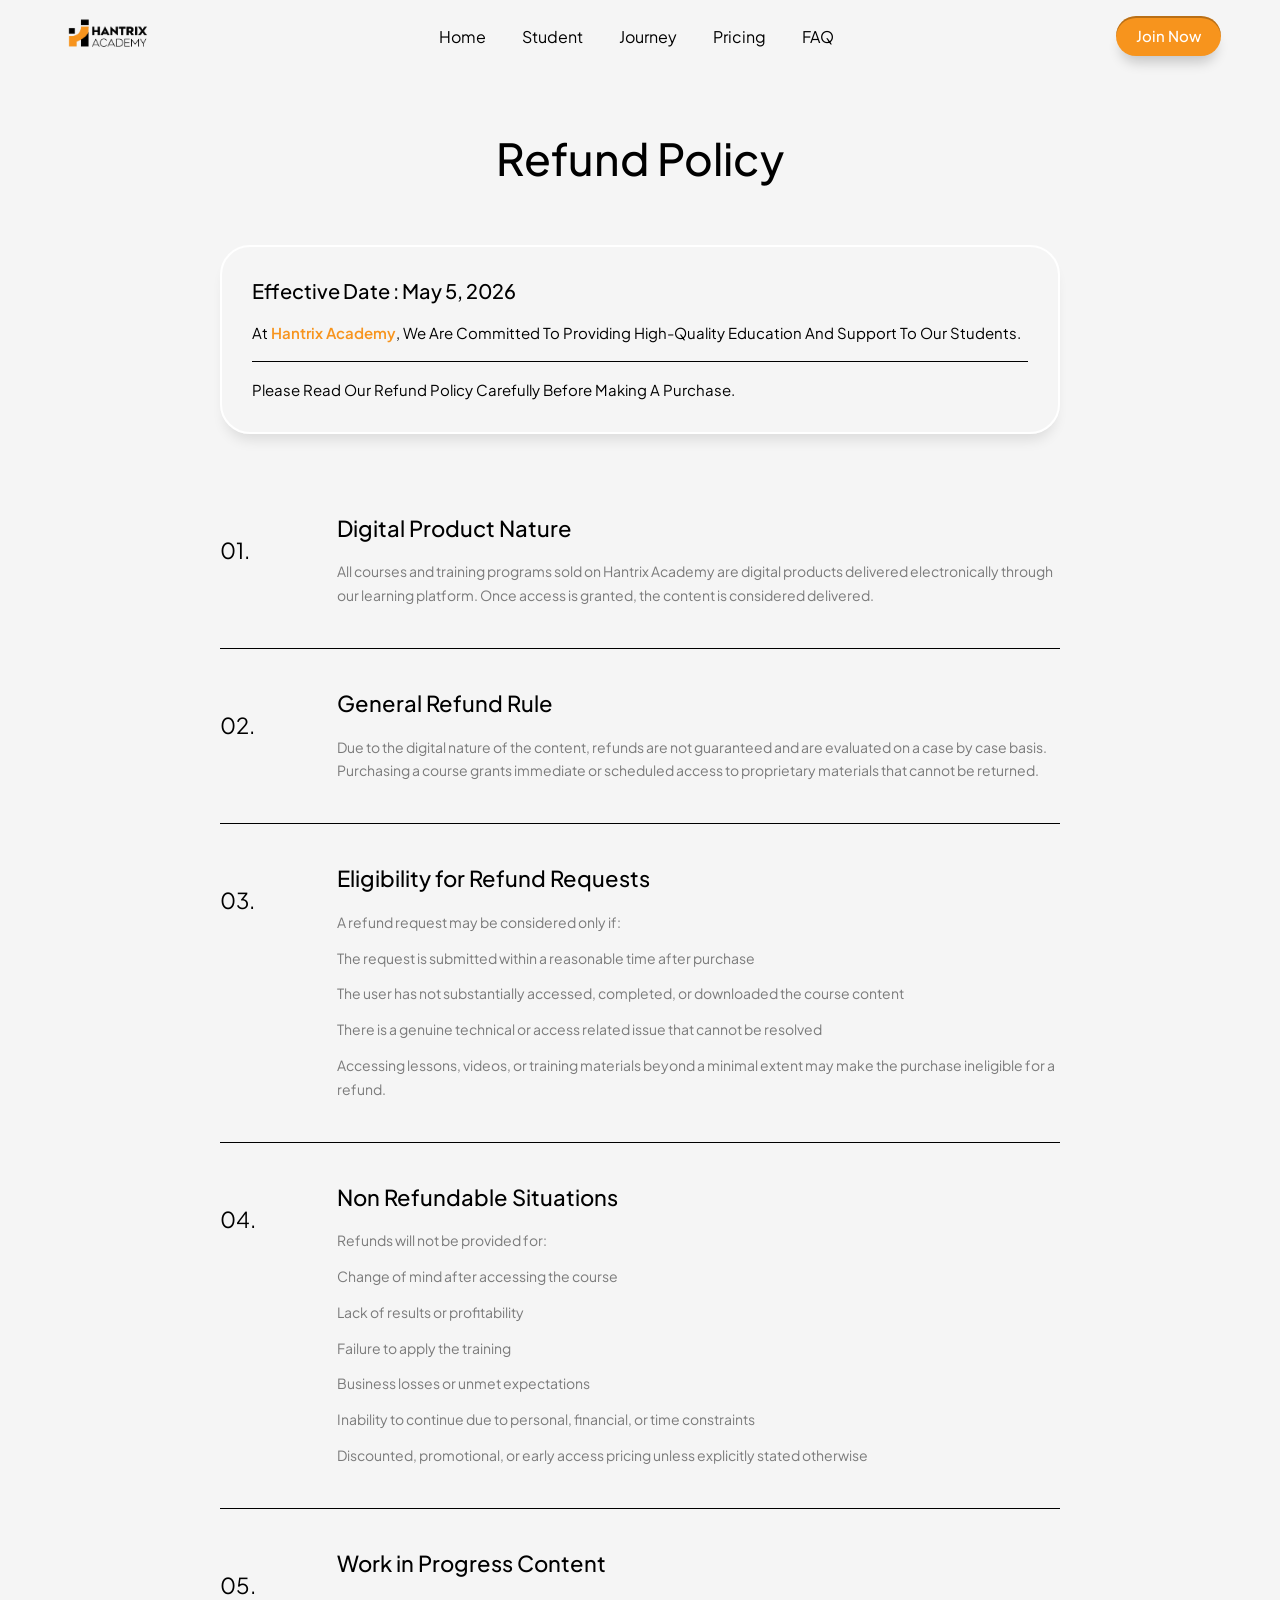
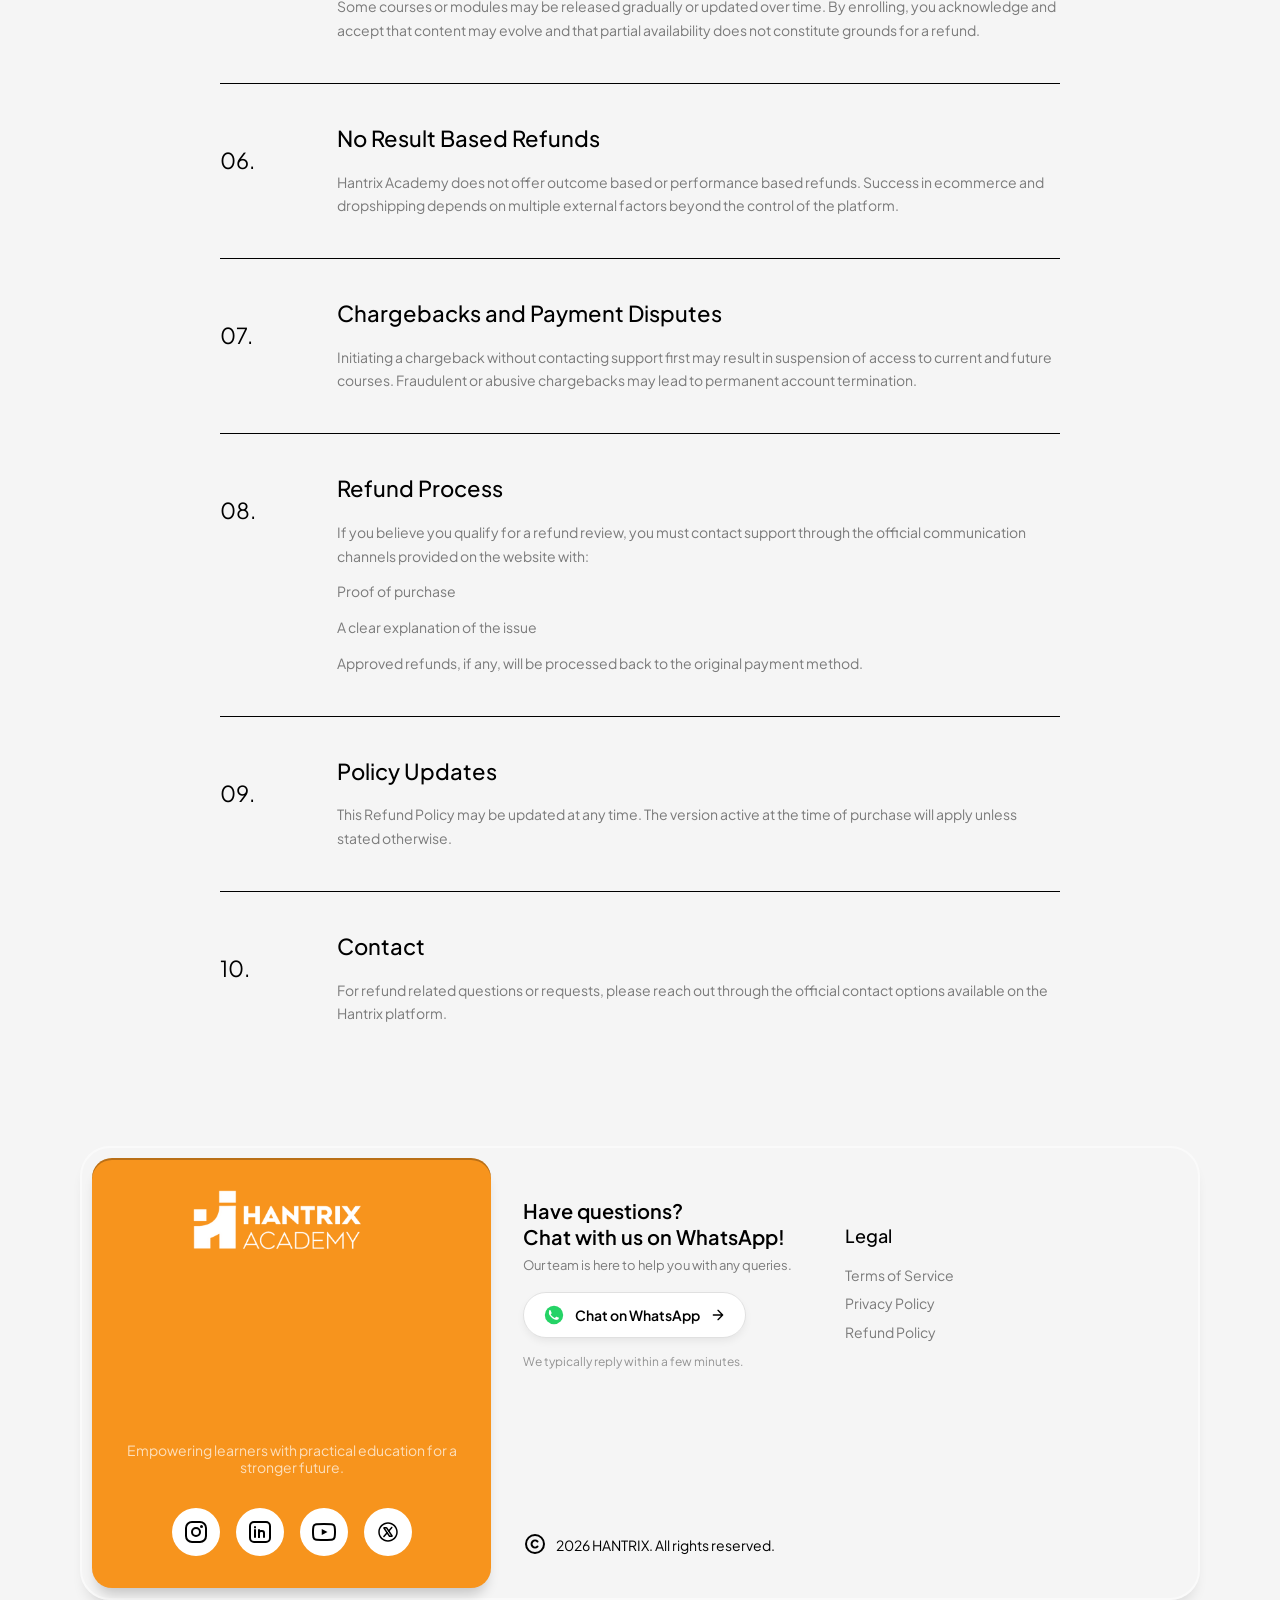
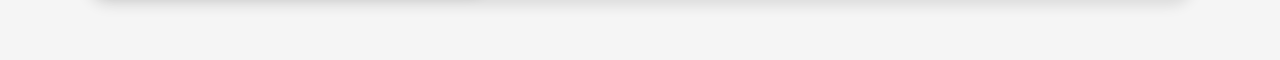
<file: refund.html>
<!DOCTYPE html>
<html lang="en">
<head>
  <meta charset="UTF-8">
  <meta name="viewport" content="width=device-width, initial-scale=1.0">
  <title>Refund Policy — Hantrix Academy</title>
  <link rel="icon" type="image/png" href="assets/Favicon.png">
  <link rel="preconnect" href="https://fonts.googleapis.com">
  <link rel="preconnect" href="https://fonts.gstatic.com" crossorigin>
  <link href="https://fonts.googleapis.com/css2?family=Plus+Jakarta+Sans:wght@300;400;500;600;700&display=swap" rel="stylesheet">
  <script>!function(f,b,e,v,n,t,s){if(f.fbq)return;n=f.fbq=function(){n.callMethod?n.callMethod.apply(n,arguments):n.queue.push(arguments)};if(!f._fbq)f._fbq=n;n.push=n;n.loaded=!0;n.version='2.0';n.queue=[];t=b.createElement(e);t.async=!0;t.src=v;s=b.getElementsByTagName(e)[0];s.parentNode.insertBefore(t,s)}(window,document,'script','https://connect.facebook.net/en_US/fbevents.js');fbq('init','1563397922104537');fbq('track','PageView');</script>
  <noscript><img height="1" width="1" style="display:none" src="https://www.facebook.com/tr?id=1563397922104537&ev=PageView&noscript=1"/></noscript>
  <style>
    *, *::before, *::after { box-sizing: border-box; margin: 0; padding: 0; }
    body { font-family: 'Plus Jakarta Sans', sans-serif; background: #F5F5F5; color: #000; }
    .navbar { position: sticky; top: 0; z-index: 100; width: 100%; height: 72px; padding: 0 40px; display: flex; align-items: center; justify-content: center; background: transparent; pointer-events: none; }
    .navbar-inner { pointer-events: auto; width: 100%; max-width: 1280px; display: flex; align-items: center; justify-content: space-between; padding: 10px 18px; border-radius: 9999px; border: 1px solid transparent; background: transparent; transition: max-width .55s cubic-bezier(.22,1,.36,1), transform .55s cubic-bezier(.22,1,.36,1), background .55s cubic-bezier(.22,1,.36,1), box-shadow .55s cubic-bezier(.22,1,.36,1), border-color .55s cubic-bezier(.22,1,.36,1), backdrop-filter .55s cubic-bezier(.22,1,.36,1); will-change: max-width, transform; }
    .navbar.is-floating .navbar-inner { max-width: 1120px; transform: translateY(18px); background: rgba(255,255,255,0.75); -webkit-backdrop-filter: blur(18px); backdrop-filter: blur(18px); border-color: rgba(255,255,255,0.35); box-shadow: 0 10px 35px rgba(0,0,0,0.12); }
    .navbar img { height: 40px; width: auto; }
    .navbar-burger { display: none; align-items: center; justify-content: center; width: 30px; height: 30px; border: none; cursor: pointer; border-radius: 62px; background: #f7941d; box-shadow: 0px 11px 13px -5px rgba(0,0,0,0.2), inset 0px 1px 0px rgba(0,0,0,0.25); flex-shrink: 0; }
    .mobile-menu { display: none; flex-direction: column; width: 100%; padding: 8px 20px 18px; background: rgba(255,255,255,0.92); -webkit-backdrop-filter: blur(16px); backdrop-filter: blur(16px); border-radius: 0 0 26px 26px; box-shadow: 0 12px 24px rgba(0,0,0,0.08); }
    .mobile-menu a { padding: 13px 2px; font-size: 15px; color: #000; text-decoration: none; border-bottom: 1px solid rgba(0,0,0,0.1); }
    .mobile-menu .mm-join { margin-top: 14px; width: 100%; border-bottom: none; }
    .mobile-menu.open { display: flex; }
    .nav-links { display: flex; align-items: center; gap: 0; }
    .nav-links a { padding: 11px 18px; font-size: 16px; font-weight: 400; color: #000; text-decoration: none; text-transform: capitalize; }
    .btn-join { display: inline-flex; align-items: center; justify-content: center; height: 40px; padding: 9px 20px; background: #f7941d; color: #fff; border-radius: 62px; font-size: 15px; font-weight: 500; line-height: 1.2; text-decoration: none; box-shadow: 0px 11px 13px -5px rgba(0,0,0,0.20), inset 0px 2px 0px 0px rgba(0,0,0,0.25); }
    .hero { padding: 60px 220px; text-align: center; }
    .hero h1 { font-size: 44px; font-weight: 500; color: #000; text-transform: capitalize; line-height: 1.2; }
    .intro-card { margin: 0 220px 0; padding: 32px; background: rgba(255,255,255,0); box-shadow: 0px 11px 13px -5px rgba(0,0,0,0.10); border-radius: 30px; outline: 2px white solid; outline-offset: -2px; overflow: hidden; }
    .intro-card .date { font-size: 20px; font-weight: 500; color: #000; text-transform: capitalize; line-height: 1.4; margin-bottom: 16px; }
    .intro-card .welcome { font-size: 15px; font-weight: 400; color: #000; text-transform: capitalize; line-height: 1.6; margin-bottom: 16px; }
    .intro-card .welcome span { color: #F7941D; font-weight: 600; }
    .intro-divider { border: none; border-top: 1px solid #000; margin: 16px 0; }
    .intro-card p { font-size: 15px; font-weight: 400; color: #000; text-transform: capitalize; line-height: 1.6; margin-bottom: 10px; }
    .intro-card p:last-child { margin-bottom: 0; }
    .sections { padding: 80px 220px; display: flex; flex-direction: column; gap: 40px; }
    .section-row { width: 100%; justify-content: flex-start; align-items: flex-start; gap: 32px; display: inline-flex; }
    .section-num { width: 85px; height: 72px; position: relative; flex-shrink: 0; }
    .section-num span { position: absolute; left: 0; top: 0; font-size: 22px; font-family: 'Plus Jakarta Sans', sans-serif; font-weight: 400; color: #000; line-height: 72px; }
    .section-body { flex: 1; flex-direction: column; justify-content: flex-start; align-items: flex-start; gap: 18px; display: inline-flex; }
    .section-body h2 { align-self: stretch; font-size: 22px; font-weight: 500; color: #000; line-height: 1.3; word-wrap: break-word; }
    .section-items { align-self: stretch; flex-direction: column; justify-content: flex-start; align-items: flex-start; gap: 12px; display: flex; }
    .section-body p { align-self: stretch; font-size: 14px; font-weight: 400; color: rgba(0,0,0,0.50); line-height: 1.7; word-wrap: break-word; }
    .section-divider { border: none; border-top: 1px solid #000; }
    @media (max-width: 899px) {
      html, body { max-width: 100vw; }
      .navbar { height: auto; padding: 12px 16px; flex-direction: column; align-items: stretch; }
      .navbar-inner { padding: 16px 20px; background: rgba(255,255,255,0.8); -webkit-backdrop-filter: blur(18px); backdrop-filter: blur(18px); border-color: rgba(255,255,255,0.4); box-shadow: 0 10px 35px rgba(0,0,0,0.12); }
      .navbar.is-floating .navbar-inner { transform: none; }
      .nav-links, .navbar-inner .btn-join { display: none; }
      .navbar-burger { display: flex; }
      .navbar img { height: 26px; }
      .hero { padding: 30px 20px 20px; }
      .hero h1 { font-size: 28px; line-height: 1.2; }
      .intro-card { margin: 0 16px; padding: 20px 16px; }
      .intro-card .date { font-size: 16px; }
      .intro-card .welcome, .intro-card p { font-size: 13px; line-height: 1.6; }
      .sections { padding: 24px 16px; gap: 24px; }
      .section-num { width: 40px; height: 44px; }
      .section-num span { font-size: 16px; line-height: 44px; }
      .section-body { gap: 10px; }
      .section-body h2 { font-size: 16px; line-height: 1.3; }
      .section-body p { font-size: 13px; line-height: 1.6; }
      .section-row { gap: 16px; }
    }
    @media (min-width: 900px) {
    }
    /* ===== Footer (exact match to home page) ===== */
    .footer-mobile { display: none; }
    @media (prefers-reduced-motion: no-preference) {
      .f-anim { opacity:0; transform: translateY(40px) scale(0.98); filter: blur(8px); transition: opacity 1.3s cubic-bezier(.22,1,.36,1), transform 1.3s cubic-bezier(.22,1,.36,1), filter 1.3s cubic-bezier(.22,1,.36,1); transition-delay: var(--fd,0ms); will-change: transform,opacity,filter; }
      .f-anim.is-in { opacity:1; transform: translateY(0) scale(1); filter: blur(0); }
    }
    @media (max-width: 640px) {
      footer { padding: 0 !important; }
      .footer-desktop { display: none !important; }
      .footer-mobile { display: block !important; }
    }
  </style>
</head>
<body>

  <div class="navbar">
    <div class="navbar-inner">
      <a href="index.html"><img src="assets/logo.png" alt="Hantrix Academy"></a>
    <div class="nav-links">
      <a href="index.html#home">Home</a>
      <a href="index.html#students">Student</a>
      <a href="index.html#journey">Journey</a>
      <a href="index.html#pricing">Pricing</a>
      <a href="index.html#faq">FAQ</a>
    </div>
    <a href="checkout.html" class="btn-join">Join Now</a>
    <button class="navbar-burger" id="navBurger" aria-label="Open menu" aria-expanded="false">
      <svg width="16" height="16" viewBox="0 0 24 24" fill="none" stroke="#fff" stroke-width="2.4" stroke-linecap="round"><line x1="3" y1="6" x2="21" y2="6"/><line x1="3" y1="12" x2="21" y2="12"/><line x1="3" y1="18" x2="21" y2="18"/></svg>
    </button>
    </div>
    <div class="mobile-menu" id="mobileMenu">
      <a href="index.html#home">Home</a>
      <a href="index.html#students">Student</a>
      <a href="index.html#journey">Journey</a>
      <a href="index.html#pricing">Pricing</a>
      <a href="index.html#faq">FAQ</a>
      <a href="checkout.html" class="btn-join mm-join">Join Now</a>
    </div>
  </div>

  <div class="hero">
    <h1>Refund Policy</h1>
  </div>

  <div class="intro-card">
    <div class="date">Effective Date : May 5, 2026</div>
    <div class="welcome">At <span>Hantrix Academy</span>, we are committed to providing high-quality education and support to our students.</div>
    <hr class="intro-divider">
    <p>Please read our refund policy carefully before making a purchase.</p>
  </div>

  <div class="sections">

    <div class="section-row">
      <div class="section-num"><span>01.</span></div>
      <div class="section-body">
        <h2>Digital Product Nature</h2>
        <div class="section-items">
          <p>All courses and training programs sold on Hantrix Academy are digital products delivered electronically through our learning platform. Once access is granted, the content is considered delivered.</p>
        </div>
      </div>
    </div>
    <hr class="section-divider">

    <div class="section-row">
      <div class="section-num"><span>02.</span></div>
      <div class="section-body">
        <h2>General Refund Rule</h2>
        <div class="section-items">
          <p>Due to the digital nature of the content, refunds are not guaranteed and are evaluated on a case by case basis. Purchasing a course grants immediate or scheduled access to proprietary materials that cannot be returned.</p>
        </div>
      </div>
    </div>
    <hr class="section-divider">

    <div class="section-row">
      <div class="section-num"><span>03.</span></div>
      <div class="section-body">
        <h2>Eligibility for Refund Requests</h2>
        <div class="section-items">
          <p>A refund request may be considered only if:</p>
          <p>The request is submitted within a reasonable time after purchase</p>
          <p>The user has not substantially accessed, completed, or downloaded the course content</p>
          <p>There is a genuine technical or access related issue that cannot be resolved</p>
          <p>Accessing lessons, videos, or training materials beyond a minimal extent may make the purchase ineligible for a refund.</p>
        </div>
      </div>
    </div>
    <hr class="section-divider">

    <div class="section-row">
      <div class="section-num"><span>04.</span></div>
      <div class="section-body">
        <h2>Non Refundable Situations</h2>
        <div class="section-items">
          <p>Refunds will not be provided for:</p>
          <p>Change of mind after accessing the course</p>
          <p>Lack of results or profitability</p>
          <p>Failure to apply the training</p>
          <p>Business losses or unmet expectations</p>
          <p>Inability to continue due to personal, financial, or time constraints</p>
          <p>Discounted, promotional, or early access pricing unless explicitly stated otherwise</p>
        </div>
      </div>
    </div>
    <hr class="section-divider">

    <div class="section-row">
      <div class="section-num"><span>05.</span></div>
      <div class="section-body">
        <h2>Work in Progress Content</h2>
        <div class="section-items">
          <p>Some courses or modules may be released gradually or updated over time. By enrolling, you acknowledge and accept that content may evolve and that partial availability does not constitute grounds for a refund.</p>
        </div>
      </div>
    </div>
    <hr class="section-divider">

    <div class="section-row">
      <div class="section-num"><span>06.</span></div>
      <div class="section-body">
        <h2>No Result Based Refunds</h2>
        <div class="section-items">
          <p>Hantrix Academy does not offer outcome based or performance based refunds. Success in ecommerce and dropshipping depends on multiple external factors beyond the control of the platform.</p>
        </div>
      </div>
    </div>
    <hr class="section-divider">

    <div class="section-row">
      <div class="section-num"><span>07.</span></div>
      <div class="section-body">
        <h2>Chargebacks and Payment Disputes</h2>
        <div class="section-items">
          <p>Initiating a chargeback without contacting support first may result in suspension of access to current and future courses. Fraudulent or abusive chargebacks may lead to permanent account termination.</p>
        </div>
      </div>
    </div>
    <hr class="section-divider">

    <div class="section-row">
      <div class="section-num"><span>08.</span></div>
      <div class="section-body">
        <h2>Refund Process</h2>
        <div class="section-items">
          <p>If you believe you qualify for a refund review, you must contact support through the official communication channels provided on the website with:</p>
          <p>Proof of purchase</p>
          <p>A clear explanation of the issue</p>
          <p>Approved refunds, if any, will be processed back to the original payment method.</p>
        </div>
      </div>
    </div>
    <hr class="section-divider">

    <div class="section-row">
      <div class="section-num"><span>09.</span></div>
      <div class="section-body">
        <h2>Policy Updates</h2>
        <div class="section-items">
          <p>This Refund Policy may be updated at any time. The version active at the time of purchase will apply unless stated otherwise.</p>
        </div>
      </div>
    </div>
    <hr class="section-divider">

    <div class="section-row">
      <div class="section-num"><span>10.</span></div>
      <div class="section-body">
        <h2>Contact</h2>
        <div class="section-items">
          <p>For refund related questions or requests, please reach out through the official contact options available on the Hantrix platform.</p>
        </div>
      </div>
    </div>

  </div>


    <footer style="width:100%; background:#F5F5F5; padding:40px 80px 60px;">
  <div class="footer-desktop" style="max-width:1280px; margin:0 auto;">
    <div class="ft-card" style="padding:12px 32px 12px 12px; background:rgba(255,255,255,0); box-shadow:0px 11px 13px -5px rgba(0,0,0,0.10); border-radius:30px; outline:2px rgba(255,255,255,0.50) solid; outline-offset:-2px; display:inline-flex; flex-direction:column; gap:10px; width:100%;">
      <div class="footer-row" style="align-self:stretch; display:inline-flex; align-items:flex-start; gap:32px;">

        <!-- Left: Orange brand card -->
        <div class="f-anim ft-brand" data-fo="0" style="padding:32px; background:#F7941D; box-shadow:0 2px 0 0 rgba(0,0,0,0.25) inset, 0 11px 13px -5px rgba(0,0,0,0.20); border-radius:20px; display:flex; align-items:center; gap:10px; flex:none;">
          <div class="ft-brand-col" style="width:335px; display:inline-flex; flex-direction:column; align-items:center; gap:191px;">
            <!-- Logo -->
            <img src="assets/footer-logo.png" style="height:61px; width:auto; object-fit:contain;">
            <!-- Tagline + socials -->
            <div style="align-self:stretch; display:flex; flex-direction:column; align-items:center; gap:32px;">
              <div class="f-anim" data-fo="1" style="align-self:stretch; text-align:center; color:rgba(255,255,255,0.70); font-size:14px; font-family:'Plus Jakarta Sans',sans-serif; font-weight:400; line-height:16.80px; word-wrap:break-word;">Empowering learners with practical education for a stronger future.</div>
              <div style="display:inline-flex; align-items:center; gap:16px;">
                <!-- Instagram -->
                <a class="f-anim" data-fo="5" href="https://www.instagram.com/hantrix.academy?igsh=bWI3dGhtZ2I4bGY2&utm_source=qr" target="_blank" rel="noopener" style="padding:12px; background:white; border-radius:50px; display:flex; justify-content:center; align-items:center; text-decoration:none;">
                  <svg width="24" height="24" viewBox="0 0 24 24" fill="none" xmlns="http://www.w3.org/2000/svg">
                    <rect x="2" y="2" width="20" height="20" rx="6" stroke="#000" stroke-width="2" fill="none"/>
                    <circle cx="12" cy="12" r="4" stroke="#000" stroke-width="2" fill="none"/>
                    <circle cx="17.5" cy="6.5" r="1.5" fill="#000"/>
                  </svg>
                </a>
                <!-- LinkedIn -->
                <a class="f-anim" data-fo="6" href="https://www.linkedin.com/in/hantrix-academy-3033b0403/" target="_blank" rel="noopener" style="padding:12px; background:white; border-radius:50px; display:flex; justify-content:center; align-items:center; text-decoration:none;">
                  <svg width="24" height="24" viewBox="0 0 24 24" fill="none" xmlns="http://www.w3.org/2000/svg">
                    <rect x="2" y="2" width="20" height="20" rx="4" stroke="#000" stroke-width="2" fill="none"/>
                    <path d="M7 10v7M7 7v.5" stroke="#000" stroke-width="2" stroke-linecap="round"/>
                    <path d="M11 17v-4c0-1.1.9-2 2-2h1a2 2 0 0 1 2 2v4" stroke="#000" stroke-width="2" stroke-linecap="round" stroke-linejoin="round"/>
                    <path d="M11 10v7" stroke="#000" stroke-width="2" stroke-linecap="round"/>
                  </svg>
                </a>
                <!-- YouTube -->
                <a class="f-anim" data-fo="7" href="https://www.youtube.com/@hantrixacademy" target="_blank" rel="noopener" style="padding:12px; background:white; border-radius:50px; display:flex; justify-content:center; align-items:center; text-decoration:none;">
                  <svg width="24" height="24" viewBox="0 0 24 24" fill="none" xmlns="http://www.w3.org/2000/svg">
                    <path d="M22.54 6.42a2.78 2.78 0 0 0-1.95-1.96C18.88 4 12 4 12 4s-6.88 0-8.59.46A2.78 2.78 0 0 0 1.46 6.42 29 29 0 0 0 1 12a29 29 0 0 0 .46 5.58 2.78 2.78 0 0 0 1.95 1.96C5.12 20 12 20 12 20s6.88 0 8.59-.46a2.78 2.78 0 0 0 1.95-1.96A29 29 0 0 0 23 12a29 29 0 0 0-.46-5.58z" stroke="#000" stroke-width="2" fill="none"/>
                    <polygon points="9.75 15.02 15.5 12 9.75 8.98 9.75 15.02" fill="#000"/>
                  </svg>
                </a>
                <!-- X (Twitter) -->
                <a class="f-anim" data-fo="8" href="https://x.com/hantrixacademy?s=11" target="_blank" rel="noopener" style="padding:12px; background:white; border-radius:50px; display:flex; justify-content:center; align-items:center; text-decoration:none;">
                  <svg width="24" height="24" viewBox="0 0 24 24" fill="none" xmlns="http://www.w3.org/2000/svg">
                    <path fill-rule="evenodd" clip-rule="evenodd" d="M12 3.75C7.44329 3.75 3.75 7.44329 3.75 12C3.75 16.5567 7.44329 20.25 12 20.25C16.5567 20.25 20.25 16.5567 20.25 12C20.25 7.44329 16.5567 3.75 12 3.75ZM2.25 12C2.25 6.61487 6.61487 2.25 12 2.25C17.3851 2.25 21.75 6.61487 21.75 12C21.75 17.3851 17.3851 21.75 12 21.75C6.61487 21.75 2.25 17.3851 2.25 12Z" fill="black"/>
                    <path fill-rule="evenodd" clip-rule="evenodd" d="M7.34352 8.47386C6.90712 7.83045 7.36801 6.96094 8.14545 6.96094H10.1963C10.6265 6.96094 11.0287 7.17412 11.2701 7.53012L16.7059 15.5444C17.1423 16.1878 16.6814 17.0573 15.9039 17.0573H13.8531C13.4229 17.0573 13.0207 16.8441 12.7793 16.4881L7.34352 8.47386ZM9.14723 8.46094L13.9604 15.5573H14.9022L10.089 8.46094H9.14723Z" fill="black"/>
                    <path fill-rule="evenodd" clip-rule="evenodd" d="M11.6242 12.2418C11.9351 12.5155 11.9652 12.9894 11.6915 13.3003L8.4399 16.9938C8.16619 17.3047 7.69228 17.3349 7.38138 17.0612C7.07048 16.7875 7.04032 16.3136 7.31403 16.0027L10.5657 12.3091C10.8394 11.9982 11.3133 11.9681 11.6242 12.2418Z" fill="black"/>
                    <path fill-rule="evenodd" clip-rule="evenodd" d="M16.2968 6.93707C16.6077 7.21078 16.6378 7.68469 16.3641 7.99559L13.3061 11.4692C13.0324 11.7801 12.5585 11.8103 12.2476 11.5366C11.9367 11.2629 11.9065 10.7889 12.1802 10.478L15.2383 7.00443C15.512 6.69352 15.9859 6.66337 16.2968 6.93707Z" fill="black"/>
                  </svg>
                </a>
              </div>
            </div>
          </div>
        </div>

        <!-- Right: Links + newsletter -->
        <div class="ft-right" style="flex:1; flex-direction:column; justify-content:flex-start; align-items:flex-start; gap:163px; display:inline-flex;">

          <!-- Top row -->
          <div class="ft-toprow" style="align-self:stretch; justify-content:flex-start; align-items:center; gap:53px; display:inline-flex; padding-top:40px;">

            <!-- WhatsApp -->
            <div class="f-anim" data-fo="2" style="flex-direction:column; justify-content:flex-start; align-items:flex-start; gap:16px; display:inline-flex;">
              <div style="flex-direction:column; gap:6px; display:flex;">
                <div style="color:#000; font-size:20px; font-family:'Plus Jakarta Sans',sans-serif; font-weight:600; line-height:1.3;">Have questions?<br>Chat with us on WhatsApp!</div>
                <div style="color:rgba(0,0,0,0.50); font-size:13px; font-family:'Plus Jakarta Sans',sans-serif; font-weight:400; line-height:1.5;">Our team is here to help you with any queries.</div>
              </div>
              <a href="https://wa.me/919074174802?text=Hi%2C%20I%27m%20interested%20in%20joining%20Hantrix%20Academy.%20Can%20you%20help%20me%20with%20more%20details%3F" target="_blank" rel="noopener" style="display:inline-flex; align-items:center; gap:10px; padding:12px 20px; background:#fff; border-radius:50px; outline:1px rgba(0,0,0,0.12) solid; outline-offset:-1px; text-decoration:none; box-shadow:0px 4px 10px -2px rgba(0,0,0,0.08);">
                <svg width="22" height="22" viewBox="0 0 24 24" fill="none"><circle cx="12" cy="12" r="10" fill="#25D366"/><path d="M17 14.8c-.3-.1-1.7-.8-2-.9-.3-.1-.5-.1-.7.1-.2.3-.8.9-1 1.1-.2.2-.3.2-.6.1-.3-.2-1.3-.5-2.4-1.5-.9-.8-1.5-1.8-1.7-2.1-.2-.3 0-.5.1-.6.1-.1.3-.3.4-.5.1-.2.2-.3.3-.5.1-.2 0-.4 0-.5-.1-.2-.7-1.6-.9-2.2-.2-.6-.5-.5-.7-.5h-.6c-.2 0-.5.1-.8.4C7 8 6.4 8.6 6.4 9.9c0 1.3 1 2.6 1.1 2.7.1.2 1.9 3 4.6 4.1.6.3 1.1.4 1.5.5.6.2 1.2.2 1.6.1.5-.1 1.7-.7 1.9-1.3.2-.7.2-1.2.2-1.3-.1-.1-.3-.2-.6-.3z" fill="#fff"/></svg>
                <span style="color:#000; font-size:14px; font-family:'Plus Jakarta Sans',sans-serif; font-weight:600;">Chat on WhatsApp</span>
                <svg width="16" height="16" viewBox="0 0 24 24" fill="none" stroke="#000" stroke-width="2" stroke-linecap="round" stroke-linejoin="round"><path d="M5 12h14M12 5l7 7-7 7"/></svg>
              </a>
              <div style="color:rgba(0,0,0,0.40); font-size:12px; font-family:'Plus Jakarta Sans',sans-serif; font-weight:400;">We typically reply within a few minutes.</div>
            </div>

            <!-- Link columns -->
            <div class="ft-links" style="justify-content:flex-start; align-items:flex-start; gap:54px; display:flex;">

              <!-- Legal -->
              <div class="f-anim" data-fo="3" style="flex-direction:column; justify-content:flex-start; align-items:flex-start; gap:20px; display:inline-flex;">
                <div style="color:#000; font-size:18px; font-family:'Plus Jakarta Sans',sans-serif; font-weight:500; line-height:21.60px; word-wrap:break-word;">Legal</div>
                <div style="align-self:stretch; flex-direction:column; justify-content:flex-start; align-items:flex-start; gap:12px; display:flex;">
                  <a href="terms.html" style="color:rgba(0,0,0,0.50); font-size:14px; font-family:'Plus Jakarta Sans',sans-serif; font-weight:400; line-height:16.80px; word-wrap:break-word; text-decoration:none;">Terms of Service</a>
                  <a href="privacy.html" style="color:rgba(0,0,0,0.50); font-size:14px; font-family:'Plus Jakarta Sans',sans-serif; font-weight:400; line-height:16.80px; word-wrap:break-word; text-decoration:none;">Privacy Policy</a>
                  <a href="refund.html" style="color:rgba(0,0,0,0.50); font-size:14px; font-family:'Plus Jakarta Sans',sans-serif; font-weight:400; line-height:16.80px; word-wrap:break-word; text-decoration:none;">Refund Policy</a>
                </div>
              </div>

            </div>
          </div>

          <!-- Bottom bar -->
          <div class="ft-bottom" style="align-self:stretch; justify-content:flex-start; align-items:center; gap:170px; display:inline-flex;">
            <!-- Copyright -->
            <div class="f-anim" data-fo="4" style="justify-content:flex-start; align-items:center; gap:9px; display:flex;">
              <svg width="24" height="24" viewBox="0 0 24 24" fill="none"><circle cx="12" cy="12" r="9" stroke="#000" stroke-width="2"/><path d="M14.5 9.5a3.5 3.5 0 1 0 0 5" stroke="#000" stroke-width="2" stroke-linecap="round"/></svg>
              <div><span style="color:#000; font-size:14px; font-family:'Plus Jakarta Sans',sans-serif; font-weight:400; line-height:16.80px;">2026 </span><span style="color:#000; font-size:14px; font-family:'Plus Jakarta Sans',sans-serif; font-weight:400; text-transform:uppercase; line-height:16.80px;">Hantrix</span><span style="color:#000; font-size:14px; font-family:'Plus Jakarta Sans',sans-serif; font-weight:400; line-height:16.80px;">. All rights reserved.</span></div>
            </div>
          </div>

        </div>
      </div>
    </div>
  </div>

  <!-- ===== Mobile footer (copied from checkoutpagehantrix) — shown only ≤640px ===== -->
  <div class="footer-mobile" style="background:#F5F5F5; padding:12px 12px 12px;">
    <div style="background:rgba(255,255,255,0); box-shadow:0px 11px 13px -5px rgba(0,0,0,0.10); border-radius:30px; outline:2px rgba(255,255,255,0.50) solid; outline-offset:-2px; overflow:hidden; display:flex; flex-direction:column;">

      <!-- Orange brand card -->
      <div class="f-anim" data-fo="0" style="margin:12px 12px 0; padding:32px; background:#F7941D; box-shadow:0px 11px 13px -5px rgba(0,0,0,0.20), 0px 2px 0px rgba(0,0,0,0.25) inset; border-radius:20px; display:flex; justify-content:center;">
        <div style="height:332px; flex:1 0 0; display:flex; flex-direction:column; align-items:center; gap:191px;">
          <img src="assets/footer-logo.png" style="width:116px; height:41px; object-fit:contain;">
          <div style="flex-direction:column; justify-content:flex-start; align-items:center; gap:32px; display:flex;">
            <div style="width:269px; text-align:center; color:rgba(255,255,255,0.70); font-size:12px; font-family:'Plus Jakarta Sans',sans-serif; font-weight:400; line-height:14.40px; word-wrap:break-word;">Empowering learners with practical education for a stronger future.</div>
            <div style="justify-content:flex-start; align-items:center; gap:12px; display:inline-flex;">
              <a href="https://www.instagram.com/hantrix.academy?igsh=bWI3dGhtZ2I4bGY2&utm_source=qr" target="_blank" rel="noopener" style="width:40px; height:40px; padding:12px; background:white; overflow:hidden; border-radius:50px; display:flex; justify-content:center; align-items:center; text-decoration:none; box-sizing:border-box;">
                <svg width="18" height="18" viewBox="0 0 24 24" fill="none"><rect x="2" y="2" width="20" height="20" rx="6" stroke="#000" stroke-width="2" fill="none"/><circle cx="12" cy="12" r="4" stroke="#000" stroke-width="2" fill="none"/><circle cx="17.5" cy="6.5" r="1.5" fill="#000"/></svg>
              </a>
              <a href="https://www.linkedin.com/in/hantrix-academy-3033b0403/" target="_blank" rel="noopener" style="width:40px; height:40px; padding:12px; background:white; overflow:hidden; border-radius:50px; display:flex; justify-content:center; align-items:center; text-decoration:none; box-sizing:border-box;">
                <svg width="18" height="18" viewBox="0 0 24 24" fill="none"><rect x="2" y="2" width="20" height="20" rx="4" stroke="#000" stroke-width="2" fill="none"/><path d="M7 10v7M7 7v.5" stroke="#000" stroke-width="2" stroke-linecap="round"/><path d="M11 17v-4c0-1.1.9-2 2-2h1a2 2 0 0 1 2 2v4" stroke="#000" stroke-width="2" stroke-linecap="round" stroke-linejoin="round"/><path d="M11 10v7" stroke="#000" stroke-width="2" stroke-linecap="round"/></svg>
              </a>
              <a href="https://www.youtube.com/@hantrixacademy" target="_blank" rel="noopener" style="width:40px; height:40px; padding:12px; background:white; overflow:hidden; border-radius:50px; display:flex; justify-content:center; align-items:center; text-decoration:none; box-sizing:border-box;">
                <svg width="18" height="18" viewBox="0 0 24 24" fill="none"><path d="M22.54 6.42a2.78 2.78 0 0 0-1.95-1.96C18.88 4 12 4 12 4s-6.88 0-8.59.46A2.78 2.78 0 0 0 1.46 6.42 29 29 0 0 0 1 12a29 29 0 0 0 .46 5.58 2.78 2.78 0 0 0 1.95 1.96C5.12 20 12 20 12 20s6.88 0 8.59-.46a2.78 2.78 0 0 0 1.95-1.96A29 29 0 0 0 23 12a29 29 0 0 0-.46-5.58z" stroke="#000" stroke-width="2" fill="none"/><polygon points="9.75 15.02 15.5 12 9.75 8.98 9.75 15.02" fill="#000"/></svg>
              </a>
              <a href="https://x.com/hantrixacademy?s=11" target="_blank" rel="noopener" style="width:40px; height:40px; padding:12px; background:white; overflow:hidden; border-radius:50px; display:flex; justify-content:center; align-items:center; text-decoration:none; box-sizing:border-box;">
                <svg width="18" height="18" viewBox="0 0 24 24" fill="none"><path fill-rule="evenodd" clip-rule="evenodd" d="M12 3.75C7.44329 3.75 3.75 7.44329 3.75 12C3.75 16.5567 7.44329 20.25 12 20.25C16.5567 20.25 20.25 16.5567 20.25 12C20.25 7.44329 16.5567 3.75 12 3.75ZM2.25 12C2.25 6.61487 6.61487 2.25 12 2.25C17.3851 2.25 21.75 6.61487 21.75 12C21.75 17.3851 17.3851 21.75 12 21.75C6.61487 21.75 2.25 17.3851 2.25 12Z" fill="black"/><path fill-rule="evenodd" clip-rule="evenodd" d="M7.34352 8.47386C6.90712 7.83045 7.36801 6.96094 8.14545 6.96094H10.1963C10.6265 6.96094 11.0287 7.17412 11.2701 7.53012L16.7059 15.5444C17.1423 16.1878 16.6814 17.0573 15.9039 17.0573H13.8531C13.4229 17.0573 13.0207 16.8441 12.7793 16.4881L7.34352 8.47386ZM9.14723 8.46094L13.9604 15.5573H14.9022L10.089 8.46094H9.14723Z" fill="black"/><path fill-rule="evenodd" clip-rule="evenodd" d="M11.6242 12.2418C11.9351 12.5155 11.9652 12.9894 11.6915 13.3003L8.4399 16.9938C8.16619 17.3047 7.69228 17.3349 7.38138 17.0612C7.07048 16.7875 7.04032 16.3136 7.31403 16.0027L10.5657 12.3091C10.8394 11.9982 11.3133 11.9681 11.6242 12.2418Z" fill="black"/><path fill-rule="evenodd" clip-rule="evenodd" d="M16.2968 6.93707C16.6077 7.21078 16.6378 7.68469 16.3641 7.99559L13.3061 11.4692C13.0324 11.7801 12.5585 11.8103 12.2476 11.5366C11.9367 11.2629 11.9065 10.7889 12.1802 10.478L15.2383 7.00443C15.512 6.69352 15.9859 6.66337 16.2968 6.93707Z" fill="black"/></svg>
              </a>
            </div>
          </div>
        </div>
      </div>

      <!-- Bottom content -->
      <div style="margin:0 12px 12px; padding:30px 0; display:flex; flex-direction:column; justify-content:space-between; gap:30px;">

        <!-- WhatsApp -->
        <div class="f-anim" data-fo="1" style="display:flex; flex-direction:column; gap:14px;">
          <div style="flex-direction:column; gap:5px; display:flex;">
            <div style="color:#000; font-size:17px; font-family:'Plus Jakarta Sans',sans-serif; font-weight:600; line-height:1.3;">Have questions?<br>Chat with us on WhatsApp!</div>
            <div style="color:rgba(0,0,0,0.50); font-size:12px; font-family:'Plus Jakarta Sans',sans-serif; font-weight:400; line-height:1.5;">Our team is here to help you with any queries.</div>
          </div>
          <a href="https://wa.me/919074174802?text=Hi%2C%20I%27m%20interested%20in%20joining%20Hantrix%20Academy.%20Can%20you%20help%20me%20with%20more%20details%3F" target="_blank" rel="noopener" style="display:inline-flex; align-items:center; gap:8px; padding:10px 16px; background:#fff; border-radius:50px; outline:1px rgba(0,0,0,0.12) solid; outline-offset:-1px; text-decoration:none; box-shadow:0px 4px 10px -2px rgba(0,0,0,0.08); align-self:flex-start;">
            <svg width="20" height="20" viewBox="0 0 24 24" fill="none"><circle cx="12" cy="12" r="10" fill="#25D366"/><path d="M17 14.8c-.3-.1-1.7-.8-2-.9-.3-.1-.5-.1-.7.1-.2.3-.8.9-1 1.1-.2.2-.3.2-.6.1-.3-.2-1.3-.5-2.4-1.5-.9-.8-1.5-1.8-1.7-2.1-.2-.3 0-.5.1-.6.1-.1.3-.3.4-.5.1-.2.2-.3.3-.5.1-.2 0-.4 0-.5-.1-.2-.7-1.6-.9-2.2-.2-.6-.5-.5-.7-.5h-.6c-.2 0-.5.1-.8.4C7 8 6.4 8.6 6.4 9.9c0 1.3 1 2.6 1.1 2.7.1.2 1.9 3 4.6 4.1.6.3 1.1.4 1.5.5.6.2 1.2.2 1.6.1.5-.1 1.7-.7 1.9-1.3.2-.7.2-1.2.2-1.3-.1-.1-.3-.2-.6-.3z" fill="#fff"/></svg>
            <span style="color:#000; font-size:13px; font-family:'Plus Jakarta Sans',sans-serif; font-weight:600;">Chat on WhatsApp</span>
            <svg width="14" height="14" viewBox="0 0 24 24" fill="none" stroke="#000" stroke-width="2" stroke-linecap="round" stroke-linejoin="round"><path d="M5 12h14M12 5l7 7-7 7"/></svg>
          </a>
          <div style="color:rgba(0,0,0,0.40); font-size:11px; font-family:'Plus Jakarta Sans',sans-serif; font-weight:400;">We typically reply within a few minutes.</div>
        </div>

        <!-- Legal -->
        <div class="f-anim" data-fo="2" style="display:flex; flex-direction:column; gap:20px;">
          <div style="color:#000; font-size:18px; font-family:'Plus Jakarta Sans',sans-serif; font-weight:500; line-height:21.60px;">Legal</div>
          <div style="display:flex; flex-direction:column; gap:12px;">
            <a href="terms.html" style="color:rgba(0,0,0,0.50); font-size:14px; font-family:'Plus Jakarta Sans',sans-serif; font-weight:400; line-height:16.80px; text-decoration:none;">Terms of Service</a>
            <a href="privacy.html" style="color:rgba(0,0,0,0.50); font-size:14px; font-family:'Plus Jakarta Sans',sans-serif; font-weight:400; line-height:16.80px; text-decoration:none;">Privacy Policy</a>
            <a href="refund.html" style="color:rgba(0,0,0,0.50); font-size:14px; font-family:'Plus Jakarta Sans',sans-serif; font-weight:400; line-height:16.80px; text-decoration:none;">Refund Policy</a>
          </div>
        </div>

        <!-- Copyright -->
        <div class="f-anim" data-fo="3" style="display:flex; align-items:center; justify-content:center; gap:9px; width:100%;">
          <svg width="24" height="24" viewBox="0 0 24 24" fill="none"><circle cx="12" cy="12" r="9" stroke="#000" stroke-width="2"/><path d="M14.5 9.5a3.5 3.5 0 1 0 0 5" stroke="#000" stroke-width="2" stroke-linecap="round"/></svg>
          <div><span style="color:#000; font-size:14px; font-family:'Plus Jakarta Sans',sans-serif; font-weight:400; line-height:16.80px;">2026 </span><span style="color:#000; font-size:14px; font-family:'Plus Jakarta Sans',sans-serif; font-weight:400; text-transform:uppercase; line-height:16.80px;">Hantrix</span><span style="color:#000; font-size:14px; font-family:'Plus Jakarta Sans',sans-serif; font-weight:400; line-height:16.80px;">. All rights reserved.</span></div>
        </div>

      </div>
    </div>
  </div>
    </footer>


  <script>
    (function(){var nav=document.querySelector('.navbar');if(!nav)return;var f=false,t=false;
    function u(){var y=window.pageYOffset||document.documentElement.scrollTop;
    if(!f&&y>100){f=true;nav.classList.add('is-floating');}
    else if(f&&y<60){f=false;nav.classList.remove('is-floating');}t=false;}
    window.addEventListener('scroll',function(){if(!t){requestAnimationFrame(u);t=true;}},{passive:true});u();})();
    (function(){var b=document.getElementById('navBurger'),m=document.getElementById('mobileMenu');if(!b||!m)return;b.addEventListener('click',function(){var o=m.classList.toggle('open');b.setAttribute('aria-expanded',String(o));});m.querySelectorAll('a').forEach(function(el){el.addEventListener('click',function(){m.classList.remove('open');});});})();
    (function(){if(window.matchMedia('(prefers-reduced-motion: reduce)').matches)return;var f=document.querySelector('footer');if(!f)return;var items=Array.prototype.slice.call(f.querySelectorAll('.f-anim'));items.forEach(function(el){var o=parseInt(el.getAttribute('data-fo')||'0',10);el.style.setProperty('--fd',(o*160)+'ms');});var io=new IntersectionObserver(function(es){es.forEach(function(e){if(e.isIntersecting){items.forEach(function(el){el.classList.add('is-in');});io.unobserve(e.target);}});},{threshold:0.2});io.observe(f);})();
  </script>
</body>
</html>
</file>
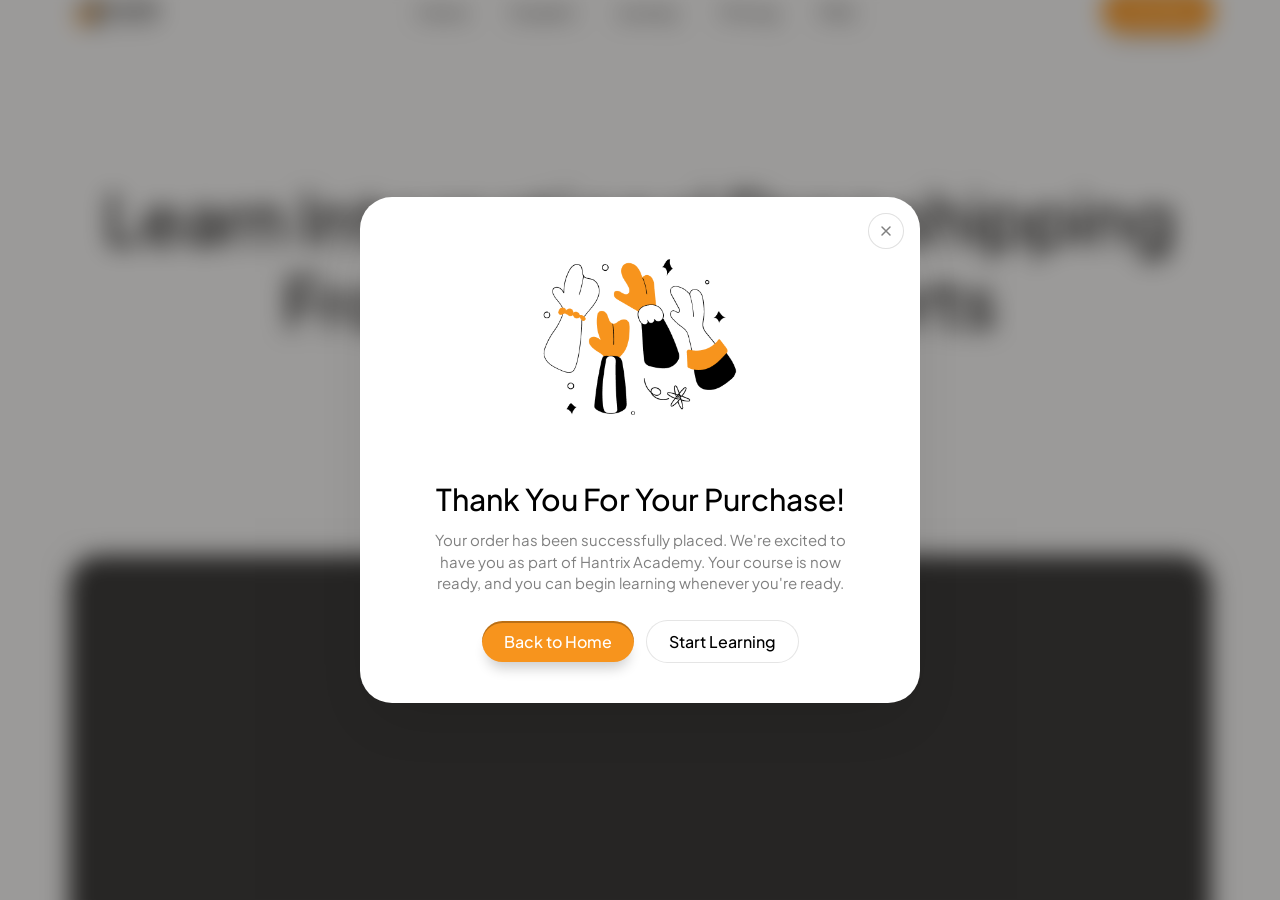
<file: success.html>
<!DOCTYPE html>
<html lang="en">
<head>
  <meta charset="UTF-8" />
  <meta name="viewport" content="width=device-width, initial-scale=1.0" />
  <title>Thank You — Hantrix Academy</title>
  <link rel="icon" type="image/png" href="assets/Favicon.png">
  <link rel="preconnect" href="https://fonts.googleapis.com" />
  <link rel="preconnect" href="https://fonts.gstatic.com" crossorigin />
  <link href="https://fonts.googleapis.com/css2?family=Plus+Jakarta+Sans:wght@400;500;600;700&display=swap" rel="stylesheet" />
  <style>
    :root {
      --orange: #f7941d;
      --bg: #f5f5f5;
      --text: #000;
      --muted: rgba(0, 0, 0, 0.5);
      --line: rgba(0, 0, 0, 0.1);
    }
    * { box-sizing: border-box; margin: 0; padding: 0; }
    body {
      font-family: "Plus Jakarta Sans", sans-serif;
      background: var(--bg);
      color: var(--text);
      min-height: 100vh;
      -webkit-font-smoothing: antialiased;
      overflow: hidden;
    }
    a { text-decoration: none; color: inherit; }

    /* the home page, blurred, as the background */
    .bg-frame {
      position: fixed; inset: 0; width: 100%; height: 100%; border: 0;
      pointer-events: none; z-index: 0;
      filter: blur(11px); transform: scale(1.06); transform-origin: center;
    }
    /* dim layer + centres the card */
    .overlay {
      position: fixed; inset: 0; z-index: 1;
      display: flex; align-items: center; justify-content: center;
      padding: 24px;
      background: rgba(20, 18, 16, 0.4);
    }
    .card { position: relative; z-index: 2; }

    /* card — compact version */
    .card {
      background: #fff;
      width: 560px;
      max-width: 100%;
      padding: 40px;
      border-radius: 32px;
      box-shadow: 0 24px 60px -20px rgba(0, 0, 0, 0.15);
      display: flex;
      flex-direction: column;
      align-items: center;
      gap: 44px;
      text-align: center;
    }
    /* close button — top-right of the card */
    .card__close {
      position: absolute; top: 16px; right: 16px;
      width: 36px; height: 36px; border-radius: 50%;
      border: 1px solid rgba(0, 0, 0, 0.12); background: #fff;
      display: flex; align-items: center; justify-content: center;
      color: rgba(0, 0, 0, 0.5); cursor: pointer;
      transition: background 0.15s ease, color 0.15s ease;
    }
    .card__close:hover { background: rgba(0, 0, 0, 0.04); color: #000; }

    .card__illo { width: 200px; height: 200px; max-width: 100%; object-fit: contain; display: block; }

    .card__body { display: flex; flex-direction: column; align-items: center; gap: 26px; width: 100%; }
    .card__text { display: flex; flex-direction: column; align-items: center; gap: 12px; width: 100%; }
    .card__title { font-size: 30px; font-weight: 500; line-height: 1.2; text-transform: capitalize; }
    .card__sub { font-size: 15px; font-weight: 400; line-height: 1.45; color: var(--muted); max-width: 440px; }

    .card__actions { display: flex; align-items: center; gap: 12px; flex-wrap: wrap; justify-content: center; }
    .btn {
      display: inline-flex; align-items: center; justify-content: center; gap: 8px;
      padding: 11px 22px; border-radius: 62px; font-size: 16px; font-weight: 500; line-height: 1.2;
      white-space: nowrap; transition: transform 0.15s ease, box-shadow 0.15s ease, background 0.15s ease;
    }
    .btn-primary {
      background: var(--orange); color: #fff;
      box-shadow: 0px 11px 13px -5px rgba(0, 0, 0, 0.2), inset 0px 2px 0px 0px rgba(0, 0, 0, 0.25);
    }
    .btn-primary:hover { transform: translateY(-1px); }
    .btn-outline { background: #fff; color: #000; border: 1px solid var(--line); }
    .btn-outline:hover { background: rgba(0, 0, 0, 0.03); }

    /* failure illustration — larger, but the card size is unchanged */
    .fail-illo { width: 340px; max-width: 100%; }
    .fail-illo img { width: 100%; height: auto; display: block; }

    /* verifying spinner */
    .spinner {
      width: 54px; height: 54px; border-radius: 50%;
      border: 4px solid rgba(247, 148, 29, 0.2); border-top-color: var(--orange);
      animation: spin 0.8s linear infinite;
    }
    @keyframes spin { to { transform: rotate(360deg); } }
    .verifying { gap: 28px; }
    .verifying p { font-size: 16px; color: var(--muted); }

    .hidden { display: none !important; }

    @media (max-width: 640px) {
      body { padding: 16px; }
      .card { padding: 26px 20px; gap: 22px; border-radius: 26px; }
      .card__illo { width: 130px; height: 130px; }
      .card__body { gap: 18px; }
      .card__text { gap: 8px; }
      .card__title { font-size: 22px; }
      .card__sub { font-size: 12.5px; max-width: 320px; }
      /* keep the buttons side-by-side so the card stays short */
      .card__actions { gap: 8px; }
      .btn { font-size: 13px; padding: 10px 16px; }
      .fail-illo { width: 210px; }
    }
  </style>
</head>
<body>
  <!-- home page as a blurred background -->
  <iframe class="bg-frame" src="index.html" scrolling="no" tabindex="-1" aria-hidden="true" title=""></iframe>

  <div class="overlay">
  <!-- Verifying -->
  <div class="card verifying" id="verifying">
    <div class="spinner"></div>
    <p>Verifying your payment…</p>
  </div>

  <!-- Success (Figma) -->
  <div class="card hidden" id="success">
    <a class="card__close" href="index.html" aria-label="Close">
      <svg width="16" height="16" viewBox="0 0 24 24" fill="none" stroke="currentColor" stroke-width="2.2" stroke-linecap="round"><path d="M6 6l12 12M18 6L6 18" /></svg>
    </a>
    <img class="card__illo" src="assets/success-illustration.png" alt="" />
    <div class="card__body">
      <div class="card__text">
        <h1 class="card__title">Thank You for Your Purchase!</h1>
        <p class="card__sub">Your order has been successfully placed. We're excited to have you as part of Hantrix Academy. Your course is now ready, and you can begin learning whenever you're ready.</p>
      </div>
      <div class="card__actions">
        <a class="btn btn-primary" href="index.html">Back to Home</a>
        <a class="btn btn-outline" id="startLearning" href="index.html">Start Learning</a>
      </div>
    </div>
  </div>

  <!-- Failure / incomplete -->
  <div class="card hidden" id="failure">
    <a class="card__close" href="index.html" aria-label="Close">
      <svg width="16" height="16" viewBox="0 0 24 24" fill="none" stroke="currentColor" stroke-width="2.2" stroke-linecap="round"><path d="M6 6l12 12M18 6L6 18" /></svg>
    </a>
    <div class="fail-illo">
      <img src="assets/payment-failed.png" alt="Payment failed" />
    </div>
    <div class="card__body">
      <div class="card__text">
        <h1 class="card__title">Oops! Something Went Wrong.</h1>
        <p class="card__sub">Your payment could not be completed. Please check your payment details and try again. If the issue persists, contact our support team.</p>
      </div>
      <div class="card__actions">
        <a class="btn btn-primary" href="checkout.html">Try Again</a>
        <a class="btn btn-outline" href="https://wa.me/919074174802?text=Hi%2C%20I%20had%20a%20problem%20completing%20my%20payment%20on%20Hantrix%20Academy.%20Can%20you%20help%3F" target="_blank" rel="noopener">
          <svg width="20" height="20" viewBox="0 0 24 24" fill="none"><circle cx="12" cy="12" r="10" fill="#25D366"/><path d="M17 14.8c-.3-.1-1.7-.8-2-.9-.3-.1-.5-.1-.7.1-.2.3-.8.9-1 1.1-.2.2-.3.2-.6.1-.3-.2-1.3-.5-2.4-1.5-.9-.8-1.5-1.8-1.7-2.1-.2-.3 0-.5.1-.6.1-.1.3-.3.4-.5.1-.2.2-.3.3-.5.1-.2 0-.4 0-.5-.1-.2-.7-1.6-.9-2.2-.2-.6-.5-.5-.7-.5h-.6c-.2 0-.5.1-.8.4C7 8 6.4 8.6 6.4 9.9c0 1.3 1 2.6 1.1 2.7.1.2 1.9 3 4.6 4.1.6.3 1.1.4 1.5.5.6.2 1.2.2 1.6.1.5-.1 1.7-.7 1.9-1.3.2-.7.2-1.2.2-1.3-.1-.1-.3-.2-.6-.3z" fill="#fff"/></svg>
          Chat on WhatsApp
        </a>
      </div>
    </div>
  </div>
  </div><!-- /overlay -->

  <script>
    var WORKER_URL = 'https://cashfree-order.hantrixacademy.workers.dev';
    var params = new URLSearchParams(window.location.search);
    var orderId = params.get('order_id');
    // this order is now resolved on this page — clear the pending flag
    try { sessionStorage.removeItem('hntx_order'); } catch (e) {}

    function show(id) {
      ['verifying', 'success', 'failure'].forEach(function (k) {
        document.getElementById(k).classList.toggle('hidden', k !== id);
      });
    }

    if (!orderId) {
      // reached without an order id — just show the thank-you
      show('success');
    } else {
      fetch(WORKER_URL + '?order_id=' + encodeURIComponent(orderId))
        .then(function (r) { return r.json(); })
        .then(function (d) {
          show(d && d.status === 'PAID' ? 'success' : 'failure');
        })
        .catch(function () {
          // if verification fails, don't block a paying customer — show success
          show('success');
        });
    }
  </script>
</body>
</html>
</file>
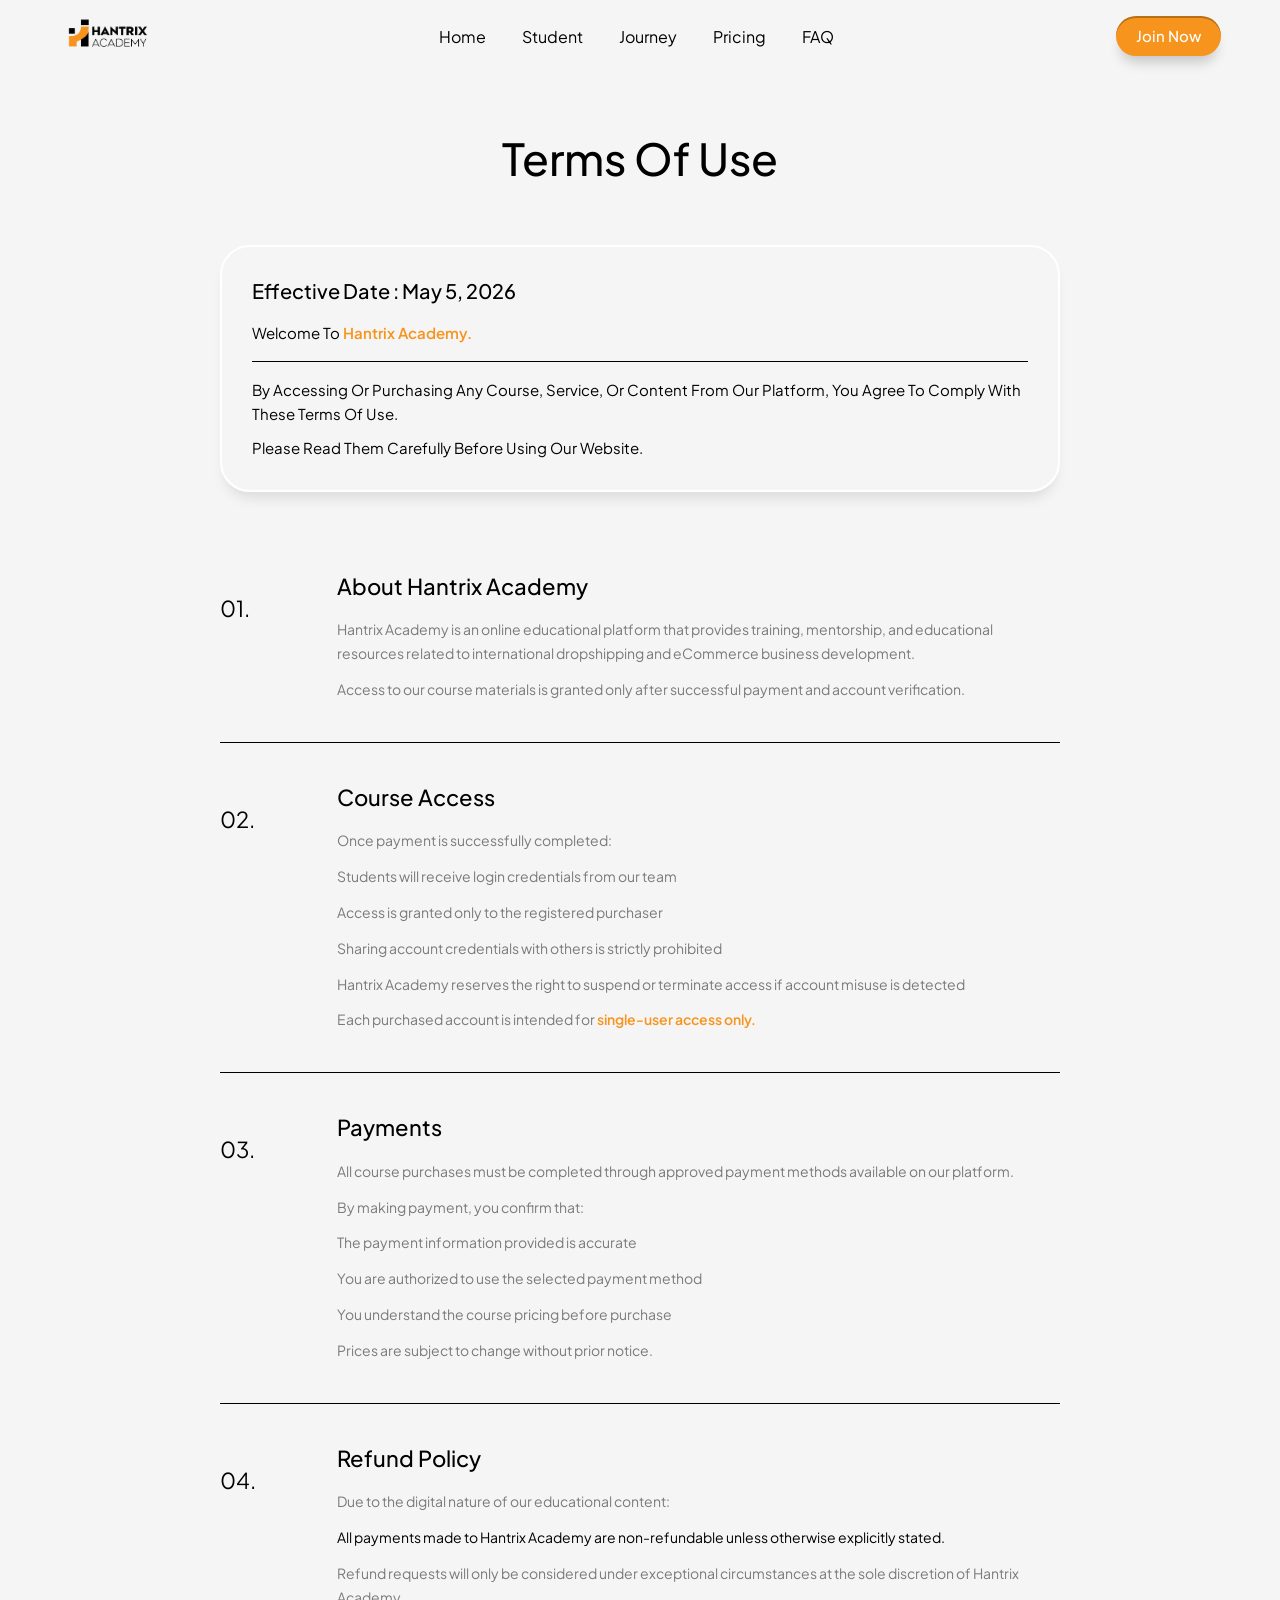
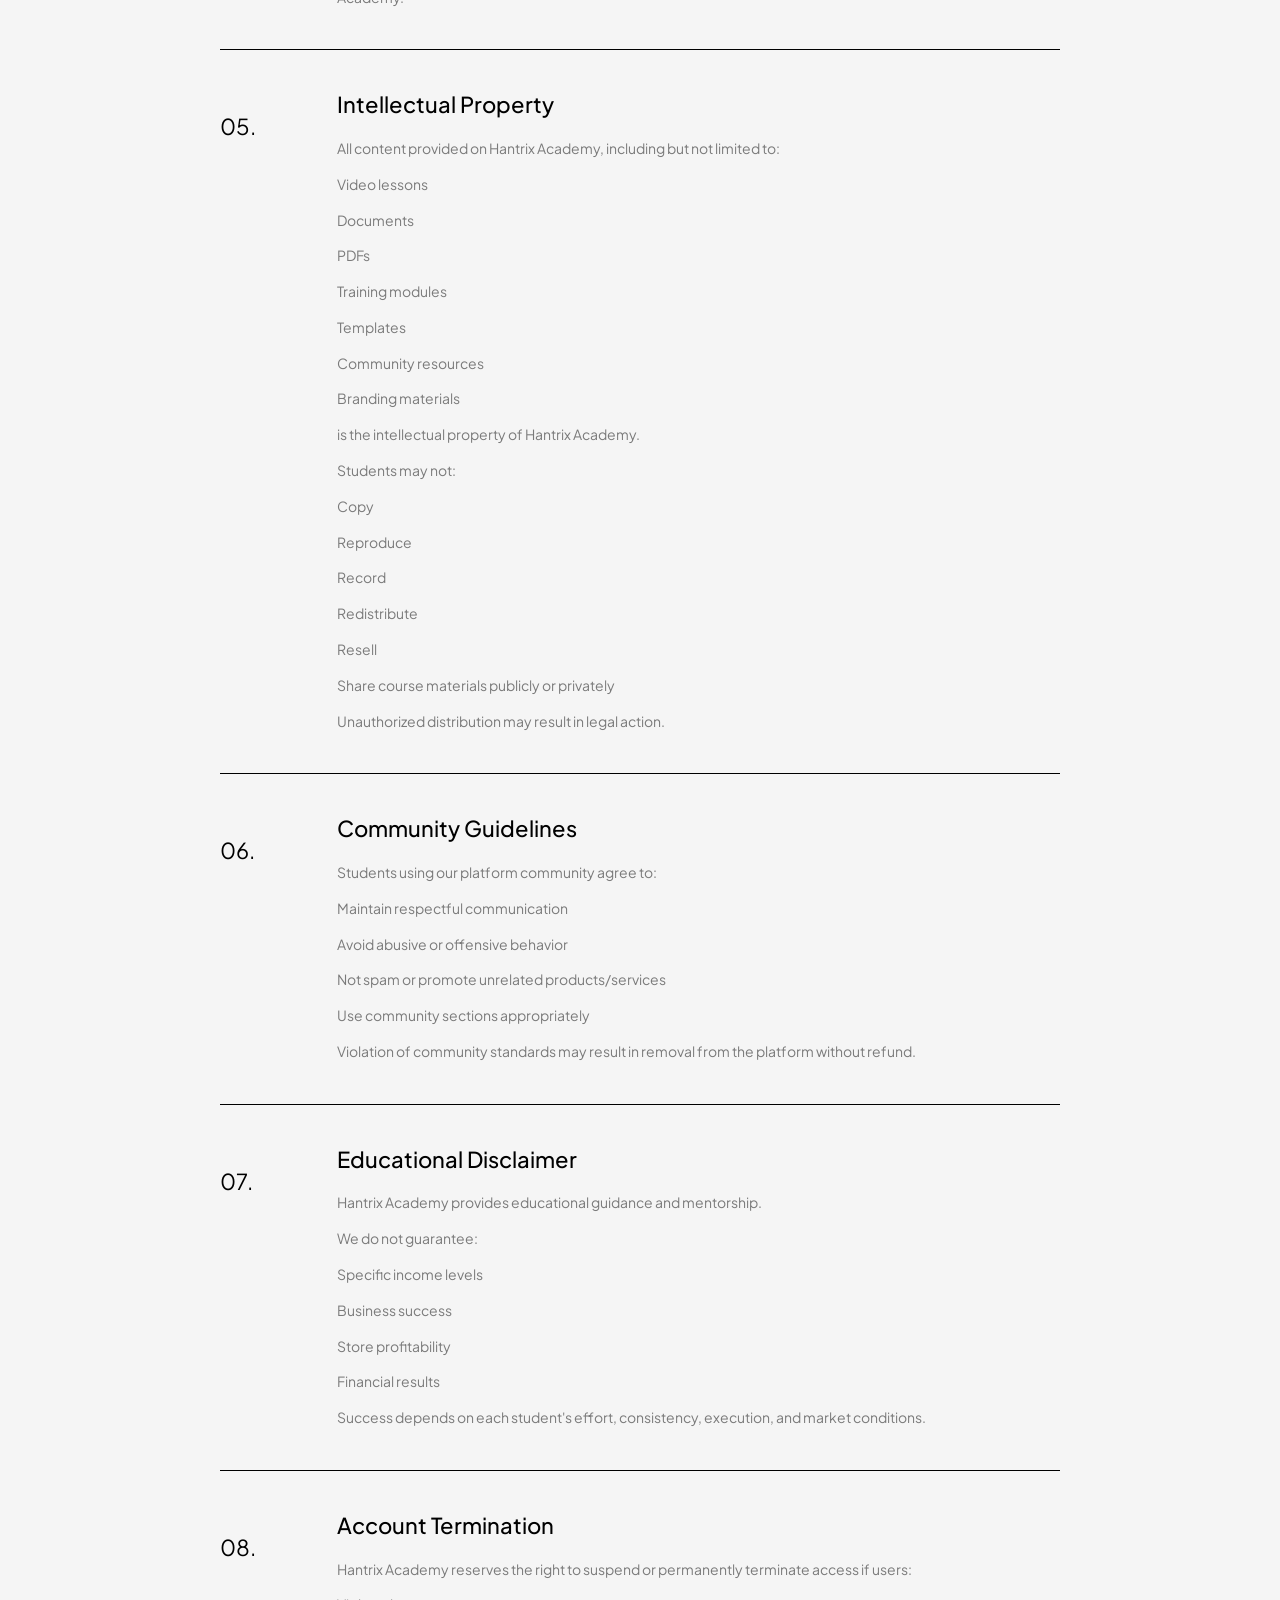
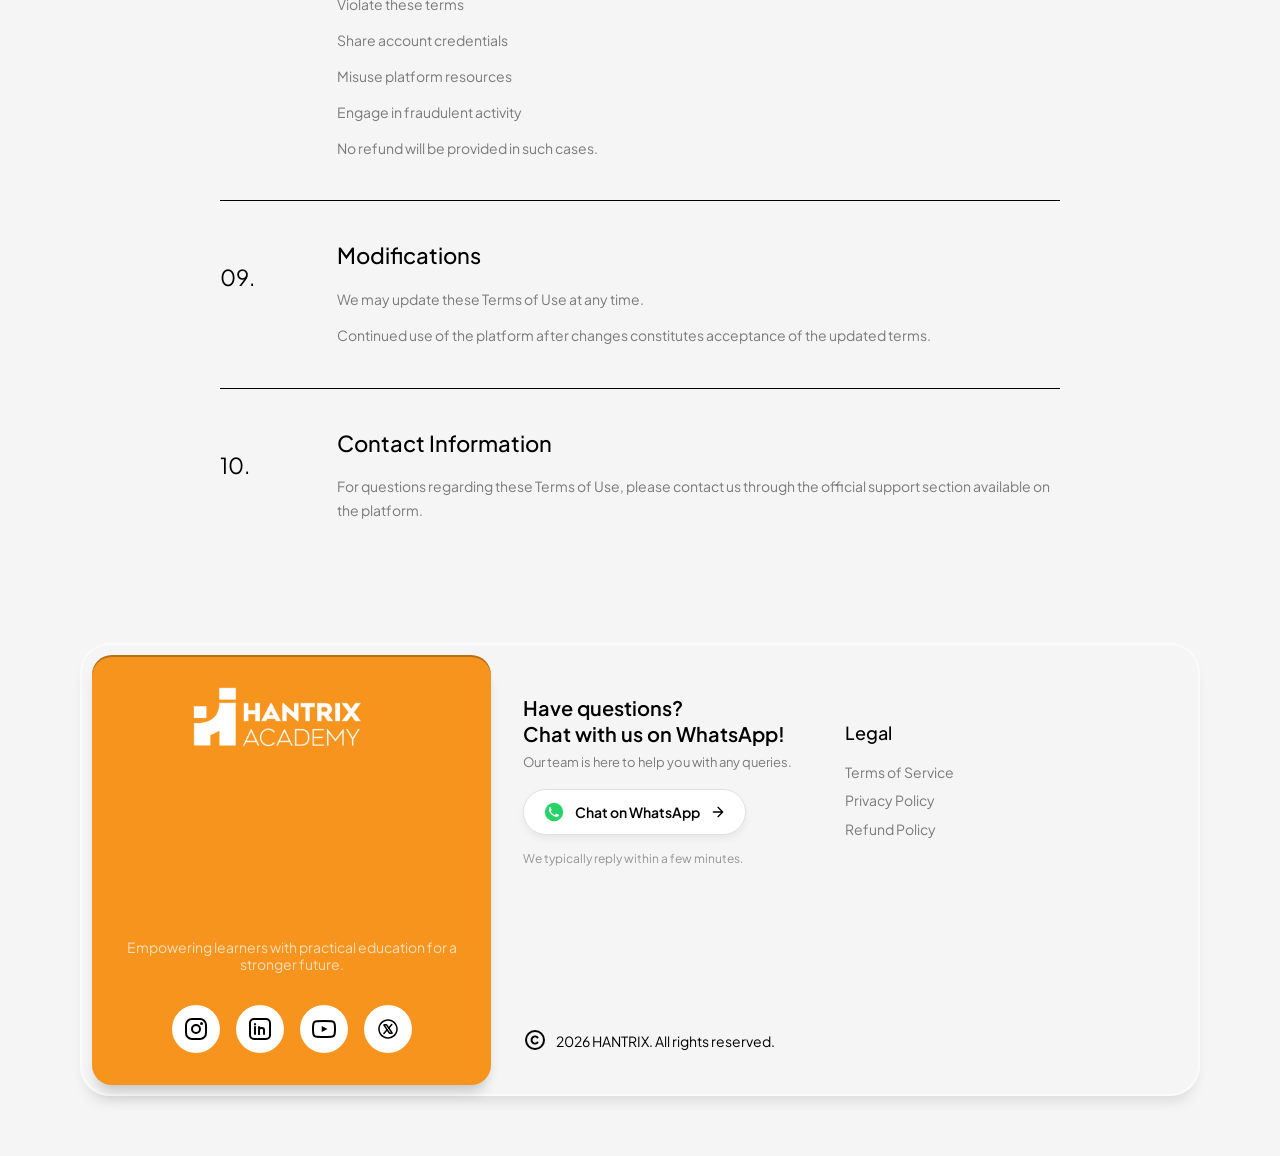
<file: terms.html>
<!DOCTYPE html>
<html lang="en">
<head>
  <meta charset="UTF-8">
  <meta name="viewport" content="width=device-width, initial-scale=1.0">
  <title>Terms of Use — Hantrix Academy</title>
  <link rel="icon" type="image/png" href="assets/Favicon.png">
  <link rel="preconnect" href="https://fonts.googleapis.com">
  <link rel="preconnect" href="https://fonts.gstatic.com" crossorigin>
  <link href="https://fonts.googleapis.com/css2?family=Plus+Jakarta+Sans:wght@300;400;500;600;700&display=swap" rel="stylesheet">
  <script>!function(f,b,e,v,n,t,s){if(f.fbq)return;n=f.fbq=function(){n.callMethod?n.callMethod.apply(n,arguments):n.queue.push(arguments)};if(!f._fbq)f._fbq=n;n.push=n;n.loaded=!0;n.version='2.0';n.queue=[];t=b.createElement(e);t.async=!0;t.src=v;s=b.getElementsByTagName(e)[0];s.parentNode.insertBefore(t,s)}(window,document,'script','https://connect.facebook.net/en_US/fbevents.js');fbq('init','1563397922104537');fbq('track','PageView');</script>
  <noscript><img height="1" width="1" style="display:none" src="https://www.facebook.com/tr?id=1563397922104537&ev=PageView&noscript=1"/></noscript>
  <style>
    *, *::before, *::after { box-sizing: border-box; margin: 0; padding: 0; }
    body { font-family: 'Plus Jakarta Sans', sans-serif; background: #F5F5F5; color: #000; }

        /* Nav — floating glass pill */
    .navbar {
      position: sticky; top: 0; z-index: 100;
      width: 100%; height: 72px; padding: 0 40px;
      display: flex; align-items: center; justify-content: center;
      background: transparent; pointer-events: none;
    }
    .navbar-inner {
      pointer-events: auto;
      width: 100%; max-width: 1280px;
      display: flex; align-items: center; justify-content: space-between;
      padding: 10px 18px; border-radius: 9999px;
      border: 1px solid transparent; background: transparent;
      transition: max-width .55s cubic-bezier(.22,1,.36,1), transform .55s cubic-bezier(.22,1,.36,1),
        background .55s cubic-bezier(.22,1,.36,1), box-shadow .55s cubic-bezier(.22,1,.36,1),
        border-color .55s cubic-bezier(.22,1,.36,1), backdrop-filter .55s cubic-bezier(.22,1,.36,1),
        -webkit-backdrop-filter .55s cubic-bezier(.22,1,.36,1);
      will-change: max-width, transform;
    }
    .navbar.is-floating .navbar-inner {
      max-width: 1120px; transform: translateY(18px);
      background: rgba(255,255,255,0.75);
      -webkit-backdrop-filter: blur(18px); backdrop-filter: blur(18px);
      border-color: rgba(255,255,255,0.35);
      box-shadow: 0 10px 35px rgba(0,0,0,0.12);
    }
    .navbar img { height: 40px; width: auto; }
    .navbar-burger { display: none; align-items: center; justify-content: center; width: 30px; height: 30px; border: none; cursor: pointer; border-radius: 62px; background: #f7941d; box-shadow: 0px 11px 13px -5px rgba(0,0,0,0.2), inset 0px 1px 0px rgba(0,0,0,0.25); flex-shrink: 0; }
    .mobile-menu { display: none; flex-direction: column; width: 100%; padding: 8px 20px 18px; background: rgba(255,255,255,0.92); -webkit-backdrop-filter: blur(16px); backdrop-filter: blur(16px); border-radius: 0 0 26px 26px; box-shadow: 0 12px 24px rgba(0,0,0,0.08); }
    .mobile-menu a { padding: 13px 2px; font-size: 15px; color: #000; text-decoration: none; border-bottom: 1px solid rgba(0,0,0,0.1); }
    .mobile-menu .mm-join { margin-top: 14px; width: 100%; border-bottom: none; }
    .mobile-menu.open { display: flex; }
    .nav-links { display: flex; align-items: center; gap: 0; }
    .nav-links a {
      padding: 11px 18px;
      font-size: 16px;
      font-weight: 400;
      color: #000;
      text-decoration: none;
      text-transform: capitalize;
    }
    .btn-join { display: inline-flex; align-items: center; justify-content: center; height: 40px; padding: 9px 20px; background: #f7941d; color: #fff; border-radius: 62px; font-size: 15px; font-weight: 500; line-height: 1.2; text-decoration: none; box-shadow: 0px 11px 13px -5px rgba(0,0,0,0.20), inset 0px 2px 0px 0px rgba(0,0,0,0.25); }

    /* Hero */
    .hero {
      padding: 60px 220px;
      text-align: center;
    }
    .hero h1 {
      font-size: 44px;
      font-weight: 500;
      color: #000;
      text-transform: capitalize;
      line-height: 1.2;
    }

    /* Intro card */
    .intro-card {
      margin: 0 220px 0;
      padding: 32px;
      background: rgba(255,255,255,0);
      box-shadow: 0px 11px 13px -5px rgba(0,0,0,0.10);
      border-radius: 30px;
      outline: 2px white solid;
      outline-offset: -2px;
      overflow: hidden;
    }
    .intro-card .date {
      font-size: 20px;
      font-weight: 500;
      color: #000;
      text-transform: capitalize;
      line-height: 1.4;
      margin-bottom: 16px;
    }
    .intro-card .welcome {
      font-size: 15px;
      font-weight: 400;
      color: #000;
      text-transform: capitalize;
      line-height: 1.6;
      margin-bottom: 16px;
    }
    .intro-card .welcome span { color: #F7941D; font-weight: 600; }
    .intro-divider { border: none; border-top: 1px solid #000; margin: 16px 0; }
    .intro-card p {
      font-size: 15px;
      font-weight: 400;
      color: #000;
      text-transform: capitalize;
      line-height: 1.6;
      margin-bottom: 10px;
    }
    .intro-card p:last-child { margin-bottom: 0; }

    /* Sections */
    .sections { padding: 80px 220px; display: flex; flex-direction: column; gap: 40px; }
    .section-row {
      width: 100%;
      justify-content: flex-start;
      align-items: flex-start;
      gap: 32px;
      display: inline-flex;
    }
    .section-num {
      width: 85px;
      height: 72px;
      position: relative;
      flex-shrink: 0;
    }
    .section-num span {
      position: absolute;
      left: 0; top: 0;
      font-size: 22px;
      font-family: 'Plus Jakarta Sans', sans-serif;
      font-weight: 400;
      color: #000;
      line-height: 72px;
    }
    .section-body {
      flex: 1;
      flex-direction: column;
      justify-content: flex-start;
      align-items: flex-start;
      gap: 18px;
      display: inline-flex;
    }
    .section-body h2 {
      align-self: stretch;
      font-size: 22px;
      font-weight: 500;
      color: #000;
      line-height: 1.3;
      word-wrap: break-word;
    }
    .section-items {
      align-self: stretch;
      flex-direction: column;
      justify-content: flex-start;
      align-items: flex-start;
      gap: 12px;
      display: flex;
    }
    .section-body p {
      align-self: stretch;
      font-size: 14px;
      font-weight: 400;
      color: rgba(0,0,0,0.50);
      line-height: 1.7;
      word-wrap: break-word;
    }
    .section-divider { border: none; border-top: 1px solid #000; }

    /* Footer */
    footer {
      background: #F5F5F5;
      padding: 40px 80px 60px;
    }
    .footer-inner {
      max-width: 1280px;
      margin: 0 auto;
      padding: 12px 32px 12px 12px;
      background: rgba(255,255,255,0);
      box-shadow: 0px 11px 13px -5px rgba(0,0,0,0.10);
      border-radius: 30px;
      outline: 2px rgba(255,255,255,0.50) solid;
      outline-offset: -2px;
    }
    .footer-row { display: flex; align-items: flex-start; gap: 32px; }
    .footer-orange {
      padding: 32px;
      background: #F7941D;
      box-shadow: 0px 11px 13px -5px rgba(0,0,0,0.20), 0px 2px 0px rgba(0,0,0,0.25) inset;
      border-radius: 20px;
      outline: 3px #BF6800 solid;
      outline-offset: -3px;
      display: flex;
      flex-direction: column;
      align-items: center;
      gap: 60px;
      min-width: 260px;
    }
    .footer-orange img { width: 116px; height: 41px; object-fit: contain; }
    .footer-orange-bottom { display: flex; flex-direction: column; align-items: center; gap: 32px; }
    .footer-tagline {
      text-align: center;
      color: rgba(255,255,255,0.70);
      font-size: 14px;
      font-weight: 400;
      line-height: 16.80px;
      max-width: 200px;
    }
    .social-row { display: flex; gap: 16px; align-items: center; }
    .social-btn {
      width: 48px; height: 48px;
      background: white;
      border-radius: 50px;
      display: flex; align-items: center; justify-content: center;
      text-decoration: none;
    }
    .footer-right { flex: 1; display: flex; flex-direction: column; gap: 40px; justify-content: space-between; padding: 20px 0; }
    .footer-top-row { display: flex; align-items: flex-start; gap: 53px; }
    .footer-newsletter { display: flex; flex-direction: column; gap: 30px; }
    .footer-newsletter-tagline { color: rgba(0,0,0,0.50); font-size: 12px; font-weight: 300; line-height: 14.4px; text-transform: capitalize; max-width: 175px; }
    .newsletter-input {
      display: flex;
      align-items: center;
      justify-content: space-between;
      gap: 12px;
      padding: 7px 7px 7px 20px;
      border-radius: 125px;
      outline: 1px solid rgba(0,0,0,0.10);
      backdrop-filter: blur(12px);
    }
    .newsletter-input span { color: rgba(0,0,0,0.50); font-size: 12px; font-weight: 400; line-height: 14.4px; }
    .newsletter-btn {
      padding: 9px 20px;
      background: #F7941D;
      border-radius: 62px;
      box-shadow: 0px 11px 13px -5px rgba(0,0,0,0.20);
      outline: 2px #BF6800 solid;
      outline-offset: -2px;
      color: white;
      font-size: 14px;
      font-weight: 400;
      text-transform: capitalize;
      white-space: nowrap;
    }
    .footer-links-col { display: flex; flex-direction: column; gap: 20px; }
    .footer-links-col h3 { font-size: 18px; font-weight: 500; color: #000; line-height: 21.6px; }
    .footer-links-col a, .footer-links-col div {
      font-size: 14px; font-weight: 400; color: rgba(0,0,0,0.50); line-height: 16.8px;
      text-decoration: none; display: block; margin-bottom: 12px;
    }
    .footer-links-col a:last-child, .footer-links-col div:last-child { margin-bottom: 0; }
    .footer-bottom-row { display: flex; align-items: center; justify-content: space-between; }
    .copyright { display: flex; align-items: center; gap: 6px; font-size: 14px; font-weight: 400; color: #000; }
    .store-btns { display: flex; gap: 20px; }
    .store-btn {
      display: flex; align-items: center; gap: 11px;
      padding: 6px 29px 6px 6px;
      background: rgba(255,255,255,0);
      box-shadow: 0px 11px 13px -5px rgba(0,0,0,0.10);
      border-radius: 30px;
      outline: 2px white solid;
      outline-offset: -2px;
      text-decoration: none;
    }
    .store-icon {
      width: 40px; height: 40px;
      background: #F7941D;
      border-radius: 44px;
      display: flex; align-items: center; justify-content: center;
    }
    .store-text { display: flex; flex-direction: column; gap: 2px; }
    .store-text small { font-size: 12px; font-weight: 400; color: rgba(0,0,0,0.50); line-height: 14.4px; }
    .store-text strong { font-size: 14px; font-weight: 600; color: #000; line-height: 16.8px; }

    @media (max-width: 899px) {
      html, body { max-width: 100vw; }
      .navbar { height: auto; padding: 12px 16px; flex-direction: column; align-items: stretch; }
      .navbar-inner { padding: 16px 20px; background: rgba(255,255,255,0.8); -webkit-backdrop-filter: blur(18px); backdrop-filter: blur(18px); border-color: rgba(255,255,255,0.4); box-shadow: 0 10px 35px rgba(0,0,0,0.12); }
      .navbar.is-floating .navbar-inner { transform: none; }
      .nav-links, .navbar-inner .btn-join { display: none; }
      .navbar-burger { display: flex; }
      .navbar img { height: 26px; }
      .hero { padding: 30px 20px 20px; }
      .hero h1 { font-size: 28px; line-height: 1.2; }
      .intro-card { margin: 0 16px; padding: 20px 16px; }
      .intro-card .date { font-size: 16px; }
      .intro-card .welcome, .intro-card p { font-size: 13px; line-height: 1.6; }
      .sections { padding: 24px 16px; gap: 24px; }
      .section-num { width: 40px; height: 44px; }
      .section-num span { font-size: 16px; line-height: 44px; }
      .section-body { gap: 10px; }
      .section-body h2 { font-size: 16px; line-height: 1.3; }
      .section-body p { font-size: 13px; line-height: 1.6; }
      .section-row { gap: 16px; }
    }
    @media (min-width: 900px) {
    }
    /* ===== Footer (exact match to home page) ===== */
    .footer-mobile { display: none; }
    @media (prefers-reduced-motion: no-preference) {
      .f-anim { opacity:0; transform: translateY(40px) scale(0.98); filter: blur(8px); transition: opacity 1.3s cubic-bezier(.22,1,.36,1), transform 1.3s cubic-bezier(.22,1,.36,1), filter 1.3s cubic-bezier(.22,1,.36,1); transition-delay: var(--fd,0ms); will-change: transform,opacity,filter; }
      .f-anim.is-in { opacity:1; transform: translateY(0) scale(1); filter: blur(0); }
    }
    @media (max-width: 640px) {
      footer { padding: 0 !important; }
      .footer-desktop { display: none !important; }
      .footer-mobile { display: block !important; }
    }
  </style>
</head>
<body>

  <!-- Navbar -->
  <div class="navbar">
    <div class="navbar-inner">
      <a href="index.html"><img src="assets/logo.png" alt="Hantrix Academy"></a>
    <div class="nav-links">
      <a href="index.html#home">Home</a>
      <a href="index.html#students">Student</a>
      <a href="index.html#journey">Journey</a>
      <a href="index.html#pricing">Pricing</a>
      <a href="index.html#faq">FAQ</a>
    </div>
    <a href="checkout.html" class="btn-join">Join Now</a>
    <button class="navbar-burger" id="navBurger" aria-label="Open menu" aria-expanded="false">
      <svg width="16" height="16" viewBox="0 0 24 24" fill="none" stroke="#fff" stroke-width="2.4" stroke-linecap="round"><line x1="3" y1="6" x2="21" y2="6"/><line x1="3" y1="12" x2="21" y2="12"/><line x1="3" y1="18" x2="21" y2="18"/></svg>
    </button>
    </div>
    <div class="mobile-menu" id="mobileMenu">
      <a href="index.html#home">Home</a>
      <a href="index.html#students">Student</a>
      <a href="index.html#journey">Journey</a>
      <a href="index.html#pricing">Pricing</a>
      <a href="index.html#faq">FAQ</a>
      <a href="checkout.html" class="btn-join mm-join">Join Now</a>
    </div>
  </div>

  <!-- Hero -->
  <div class="hero">
    <h1>Terms of Use</h1>
  </div>

  <!-- Intro card -->
  <div class="intro-card">
    <div class="date">Effective Date : May 5, 2026</div>
    <div class="welcome">Welcome to <span>Hantrix Academy.</span></div>
    <hr class="intro-divider">
    <p>By accessing or purchasing any course, service, or content from our platform, you agree to comply with these Terms of Use.</p>
    <p>Please read them carefully before using our website.</p>
  </div>

  <!-- Sections -->
  <div class="sections">

    <div class="section-row">
      <div class="section-num"><span>01.</span></div>
      <div class="section-body">
        <h2>About Hantrix Academy</h2>
        <div class="section-items">
          <p>Hantrix Academy is an online educational platform that provides training, mentorship, and educational resources related to international dropshipping and eCommerce business development.</p>
          <p>Access to our course materials is granted only after successful payment and account verification.</p>
        </div>
      </div>
    </div>
    <hr class="section-divider">

    <div class="section-row">
      <div class="section-num"><span>02.</span></div>
      <div class="section-body">
        <h2>Course Access</h2>
        <div class="section-items">
          <p>Once payment is successfully completed:</p>
          <p>Students will receive login credentials from our team</p>
          <p>Access is granted only to the registered purchaser</p>
          <p>Sharing account credentials with others is strictly prohibited</p>
          <p>Hantrix Academy reserves the right to suspend or terminate access if account misuse is detected</p>
          <p>Each purchased account is intended for <span style="color:#F7941D; font-weight:600;">single-user access only.</span></p>
        </div>
      </div>
    </div>
    <hr class="section-divider">

    <div class="section-row">
      <div class="section-num"><span>03.</span></div>
      <div class="section-body">
        <h2>Payments</h2>
        <div class="section-items">
          <p>All course purchases must be completed through approved payment methods available on our platform.</p>
          <p>By making payment, you confirm that:</p>
          <p>The payment information provided is accurate</p>
          <p>You are authorized to use the selected payment method</p>
          <p>You understand the course pricing before purchase</p>
          <p>Prices are subject to change without prior notice.</p>
        </div>
      </div>
    </div>
    <hr class="section-divider">

    <div class="section-row">
      <div class="section-num"><span>04.</span></div>
      <div class="section-body">
        <h2>Refund Policy</h2>
        <div class="section-items">
          <p>Due to the digital nature of our educational content:</p>
          <p style="color:#000;">All payments made to Hantrix Academy are non-refundable unless otherwise explicitly stated.</p>
          <p>Refund requests will only be considered under exceptional circumstances at the sole discretion of Hantrix Academy.</p>
        </div>
      </div>
    </div>
    <hr class="section-divider">

    <div class="section-row">
      <div class="section-num"><span>05.</span></div>
      <div class="section-body">
        <h2>Intellectual Property</h2>
        <div class="section-items">
          <p>All content provided on Hantrix Academy, including but not limited to:</p>
          <p>Video lessons</p>
          <p>Documents</p>
          <p>PDFs</p>
          <p>Training modules</p>
          <p>Templates</p>
          <p>Community resources</p>
          <p>Branding materials</p>
          <p>is the intellectual property of Hantrix Academy.</p>
          <p>Students may not:</p>
          <p>Copy</p>
          <p>Reproduce</p>
          <p>Record</p>
          <p>Redistribute</p>
          <p>Resell</p>
          <p>Share course materials publicly or privately</p>
          <p>Unauthorized distribution may result in legal action.</p>
        </div>
      </div>
    </div>
    <hr class="section-divider">

    <div class="section-row">
      <div class="section-num"><span>06.</span></div>
      <div class="section-body">
        <h2>Community Guidelines</h2>
        <div class="section-items">
          <p>Students using our platform community agree to:</p>
          <p>Maintain respectful communication</p>
          <p>Avoid abusive or offensive behavior</p>
          <p>Not spam or promote unrelated products/services</p>
          <p>Use community sections appropriately</p>
          <p>Violation of community standards may result in removal from the platform without refund.</p>
        </div>
      </div>
    </div>
    <hr class="section-divider">

    <div class="section-row">
      <div class="section-num"><span>07.</span></div>
      <div class="section-body">
        <h2>Educational Disclaimer</h2>
        <div class="section-items">
          <p>Hantrix Academy provides educational guidance and mentorship.</p>
          <p>We do not guarantee:</p>
          <p>Specific income levels</p>
          <p>Business success</p>
          <p>Store profitability</p>
          <p>Financial results</p>
          <p>Success depends on each student's effort, consistency, execution, and market conditions.</p>
        </div>
      </div>
    </div>
    <hr class="section-divider">

    <div class="section-row">
      <div class="section-num"><span>08.</span></div>
      <div class="section-body">
        <h2>Account Termination</h2>
        <div class="section-items">
          <p>Hantrix Academy reserves the right to suspend or permanently terminate access if users:</p>
          <p>Violate these terms</p>
          <p>Share account credentials</p>
          <p>Misuse platform resources</p>
          <p>Engage in fraudulent activity</p>
          <p>No refund will be provided in such cases.</p>
        </div>
      </div>
    </div>
    <hr class="section-divider">

    <div class="section-row">
      <div class="section-num"><span>09.</span></div>
      <div class="section-body">
        <h2>Modifications</h2>
        <div class="section-items">
          <p>We may update these Terms of Use at any time.</p>
          <p>Continued use of the platform after changes constitutes acceptance of the updated terms.</p>
        </div>
      </div>
    </div>
    <hr class="section-divider">

    <div class="section-row">
      <div class="section-num"><span>10.</span></div>
      <div class="section-body">
        <h2>Contact Information</h2>
        <div class="section-items">
          <p>For questions regarding these Terms of Use, please contact us through the official support section available on the platform.</p>
        </div>
      </div>
    </div>

  </div>

    <footer style="width:100%; background:#F5F5F5; padding:40px 80px 60px;">
  <div class="footer-desktop" style="max-width:1280px; margin:0 auto;">
    <div class="ft-card" style="padding:12px 32px 12px 12px; background:rgba(255,255,255,0); box-shadow:0px 11px 13px -5px rgba(0,0,0,0.10); border-radius:30px; outline:2px rgba(255,255,255,0.50) solid; outline-offset:-2px; display:inline-flex; flex-direction:column; gap:10px; width:100%;">
      <div class="footer-row" style="align-self:stretch; display:inline-flex; align-items:flex-start; gap:32px;">

        <!-- Left: Orange brand card -->
        <div class="f-anim ft-brand" data-fo="0" style="padding:32px; background:#F7941D; box-shadow:0 2px 0 0 rgba(0,0,0,0.25) inset, 0 11px 13px -5px rgba(0,0,0,0.20); border-radius:20px; display:flex; align-items:center; gap:10px; flex:none;">
          <div class="ft-brand-col" style="width:335px; display:inline-flex; flex-direction:column; align-items:center; gap:191px;">
            <!-- Logo -->
            <img src="assets/footer-logo.png" style="height:61px; width:auto; object-fit:contain;">
            <!-- Tagline + socials -->
            <div style="align-self:stretch; display:flex; flex-direction:column; align-items:center; gap:32px;">
              <div class="f-anim" data-fo="1" style="align-self:stretch; text-align:center; color:rgba(255,255,255,0.70); font-size:14px; font-family:'Plus Jakarta Sans',sans-serif; font-weight:400; line-height:16.80px; word-wrap:break-word;">Empowering learners with practical education for a stronger future.</div>
              <div style="display:inline-flex; align-items:center; gap:16px;">
                <!-- Instagram -->
                <a class="f-anim" data-fo="5" href="https://www.instagram.com/hantrix.academy?igsh=bWI3dGhtZ2I4bGY2&utm_source=qr" target="_blank" rel="noopener" style="padding:12px; background:white; border-radius:50px; display:flex; justify-content:center; align-items:center; text-decoration:none;">
                  <svg width="24" height="24" viewBox="0 0 24 24" fill="none" xmlns="http://www.w3.org/2000/svg">
                    <rect x="2" y="2" width="20" height="20" rx="6" stroke="#000" stroke-width="2" fill="none"/>
                    <circle cx="12" cy="12" r="4" stroke="#000" stroke-width="2" fill="none"/>
                    <circle cx="17.5" cy="6.5" r="1.5" fill="#000"/>
                  </svg>
                </a>
                <!-- LinkedIn -->
                <a class="f-anim" data-fo="6" href="https://www.linkedin.com/in/hantrix-academy-3033b0403/" target="_blank" rel="noopener" style="padding:12px; background:white; border-radius:50px; display:flex; justify-content:center; align-items:center; text-decoration:none;">
                  <svg width="24" height="24" viewBox="0 0 24 24" fill="none" xmlns="http://www.w3.org/2000/svg">
                    <rect x="2" y="2" width="20" height="20" rx="4" stroke="#000" stroke-width="2" fill="none"/>
                    <path d="M7 10v7M7 7v.5" stroke="#000" stroke-width="2" stroke-linecap="round"/>
                    <path d="M11 17v-4c0-1.1.9-2 2-2h1a2 2 0 0 1 2 2v4" stroke="#000" stroke-width="2" stroke-linecap="round" stroke-linejoin="round"/>
                    <path d="M11 10v7" stroke="#000" stroke-width="2" stroke-linecap="round"/>
                  </svg>
                </a>
                <!-- YouTube -->
                <a class="f-anim" data-fo="7" href="https://www.youtube.com/@hantrixacademy" target="_blank" rel="noopener" style="padding:12px; background:white; border-radius:50px; display:flex; justify-content:center; align-items:center; text-decoration:none;">
                  <svg width="24" height="24" viewBox="0 0 24 24" fill="none" xmlns="http://www.w3.org/2000/svg">
                    <path d="M22.54 6.42a2.78 2.78 0 0 0-1.95-1.96C18.88 4 12 4 12 4s-6.88 0-8.59.46A2.78 2.78 0 0 0 1.46 6.42 29 29 0 0 0 1 12a29 29 0 0 0 .46 5.58 2.78 2.78 0 0 0 1.95 1.96C5.12 20 12 20 12 20s6.88 0 8.59-.46a2.78 2.78 0 0 0 1.95-1.96A29 29 0 0 0 23 12a29 29 0 0 0-.46-5.58z" stroke="#000" stroke-width="2" fill="none"/>
                    <polygon points="9.75 15.02 15.5 12 9.75 8.98 9.75 15.02" fill="#000"/>
                  </svg>
                </a>
                <!-- X (Twitter) -->
                <a class="f-anim" data-fo="8" href="https://x.com/hantrixacademy?s=11" target="_blank" rel="noopener" style="padding:12px; background:white; border-radius:50px; display:flex; justify-content:center; align-items:center; text-decoration:none;">
                  <svg width="24" height="24" viewBox="0 0 24 24" fill="none" xmlns="http://www.w3.org/2000/svg">
                    <path fill-rule="evenodd" clip-rule="evenodd" d="M12 3.75C7.44329 3.75 3.75 7.44329 3.75 12C3.75 16.5567 7.44329 20.25 12 20.25C16.5567 20.25 20.25 16.5567 20.25 12C20.25 7.44329 16.5567 3.75 12 3.75ZM2.25 12C2.25 6.61487 6.61487 2.25 12 2.25C17.3851 2.25 21.75 6.61487 21.75 12C21.75 17.3851 17.3851 21.75 12 21.75C6.61487 21.75 2.25 17.3851 2.25 12Z" fill="black"/>
                    <path fill-rule="evenodd" clip-rule="evenodd" d="M7.34352 8.47386C6.90712 7.83045 7.36801 6.96094 8.14545 6.96094H10.1963C10.6265 6.96094 11.0287 7.17412 11.2701 7.53012L16.7059 15.5444C17.1423 16.1878 16.6814 17.0573 15.9039 17.0573H13.8531C13.4229 17.0573 13.0207 16.8441 12.7793 16.4881L7.34352 8.47386ZM9.14723 8.46094L13.9604 15.5573H14.9022L10.089 8.46094H9.14723Z" fill="black"/>
                    <path fill-rule="evenodd" clip-rule="evenodd" d="M11.6242 12.2418C11.9351 12.5155 11.9652 12.9894 11.6915 13.3003L8.4399 16.9938C8.16619 17.3047 7.69228 17.3349 7.38138 17.0612C7.07048 16.7875 7.04032 16.3136 7.31403 16.0027L10.5657 12.3091C10.8394 11.9982 11.3133 11.9681 11.6242 12.2418Z" fill="black"/>
                    <path fill-rule="evenodd" clip-rule="evenodd" d="M16.2968 6.93707C16.6077 7.21078 16.6378 7.68469 16.3641 7.99559L13.3061 11.4692C13.0324 11.7801 12.5585 11.8103 12.2476 11.5366C11.9367 11.2629 11.9065 10.7889 12.1802 10.478L15.2383 7.00443C15.512 6.69352 15.9859 6.66337 16.2968 6.93707Z" fill="black"/>
                  </svg>
                </a>
              </div>
            </div>
          </div>
        </div>

        <!-- Right: Links + newsletter -->
        <div class="ft-right" style="flex:1; flex-direction:column; justify-content:flex-start; align-items:flex-start; gap:163px; display:inline-flex;">

          <!-- Top row -->
          <div class="ft-toprow" style="align-self:stretch; justify-content:flex-start; align-items:center; gap:53px; display:inline-flex; padding-top:40px;">

            <!-- WhatsApp -->
            <div class="f-anim" data-fo="2" style="flex-direction:column; justify-content:flex-start; align-items:flex-start; gap:16px; display:inline-flex;">
              <div style="flex-direction:column; gap:6px; display:flex;">
                <div style="color:#000; font-size:20px; font-family:'Plus Jakarta Sans',sans-serif; font-weight:600; line-height:1.3;">Have questions?<br>Chat with us on WhatsApp!</div>
                <div style="color:rgba(0,0,0,0.50); font-size:13px; font-family:'Plus Jakarta Sans',sans-serif; font-weight:400; line-height:1.5;">Our team is here to help you with any queries.</div>
              </div>
              <a href="https://wa.me/919074174802?text=Hi%2C%20I%27m%20interested%20in%20joining%20Hantrix%20Academy.%20Can%20you%20help%20me%20with%20more%20details%3F" target="_blank" rel="noopener" style="display:inline-flex; align-items:center; gap:10px; padding:12px 20px; background:#fff; border-radius:50px; outline:1px rgba(0,0,0,0.12) solid; outline-offset:-1px; text-decoration:none; box-shadow:0px 4px 10px -2px rgba(0,0,0,0.08);">
                <svg width="22" height="22" viewBox="0 0 24 24" fill="none"><circle cx="12" cy="12" r="10" fill="#25D366"/><path d="M17 14.8c-.3-.1-1.7-.8-2-.9-.3-.1-.5-.1-.7.1-.2.3-.8.9-1 1.1-.2.2-.3.2-.6.1-.3-.2-1.3-.5-2.4-1.5-.9-.8-1.5-1.8-1.7-2.1-.2-.3 0-.5.1-.6.1-.1.3-.3.4-.5.1-.2.2-.3.3-.5.1-.2 0-.4 0-.5-.1-.2-.7-1.6-.9-2.2-.2-.6-.5-.5-.7-.5h-.6c-.2 0-.5.1-.8.4C7 8 6.4 8.6 6.4 9.9c0 1.3 1 2.6 1.1 2.7.1.2 1.9 3 4.6 4.1.6.3 1.1.4 1.5.5.6.2 1.2.2 1.6.1.5-.1 1.7-.7 1.9-1.3.2-.7.2-1.2.2-1.3-.1-.1-.3-.2-.6-.3z" fill="#fff"/></svg>
                <span style="color:#000; font-size:14px; font-family:'Plus Jakarta Sans',sans-serif; font-weight:600;">Chat on WhatsApp</span>
                <svg width="16" height="16" viewBox="0 0 24 24" fill="none" stroke="#000" stroke-width="2" stroke-linecap="round" stroke-linejoin="round"><path d="M5 12h14M12 5l7 7-7 7"/></svg>
              </a>
              <div style="color:rgba(0,0,0,0.40); font-size:12px; font-family:'Plus Jakarta Sans',sans-serif; font-weight:400;">We typically reply within a few minutes.</div>
            </div>

            <!-- Link columns -->
            <div class="ft-links" style="justify-content:flex-start; align-items:flex-start; gap:54px; display:flex;">

              <!-- Legal -->
              <div class="f-anim" data-fo="3" style="flex-direction:column; justify-content:flex-start; align-items:flex-start; gap:20px; display:inline-flex;">
                <div style="color:#000; font-size:18px; font-family:'Plus Jakarta Sans',sans-serif; font-weight:500; line-height:21.60px; word-wrap:break-word;">Legal</div>
                <div style="align-self:stretch; flex-direction:column; justify-content:flex-start; align-items:flex-start; gap:12px; display:flex;">
                  <a href="terms.html" style="color:rgba(0,0,0,0.50); font-size:14px; font-family:'Plus Jakarta Sans',sans-serif; font-weight:400; line-height:16.80px; word-wrap:break-word; text-decoration:none;">Terms of Service</a>
                  <a href="privacy.html" style="color:rgba(0,0,0,0.50); font-size:14px; font-family:'Plus Jakarta Sans',sans-serif; font-weight:400; line-height:16.80px; word-wrap:break-word; text-decoration:none;">Privacy Policy</a>
                  <a href="refund.html" style="color:rgba(0,0,0,0.50); font-size:14px; font-family:'Plus Jakarta Sans',sans-serif; font-weight:400; line-height:16.80px; word-wrap:break-word; text-decoration:none;">Refund Policy</a>
                </div>
              </div>

            </div>
          </div>

          <!-- Bottom bar -->
          <div class="ft-bottom" style="align-self:stretch; justify-content:flex-start; align-items:center; gap:170px; display:inline-flex;">
            <!-- Copyright -->
            <div class="f-anim" data-fo="4" style="justify-content:flex-start; align-items:center; gap:9px; display:flex;">
              <svg width="24" height="24" viewBox="0 0 24 24" fill="none"><circle cx="12" cy="12" r="9" stroke="#000" stroke-width="2"/><path d="M14.5 9.5a3.5 3.5 0 1 0 0 5" stroke="#000" stroke-width="2" stroke-linecap="round"/></svg>
              <div><span style="color:#000; font-size:14px; font-family:'Plus Jakarta Sans',sans-serif; font-weight:400; line-height:16.80px;">2026 </span><span style="color:#000; font-size:14px; font-family:'Plus Jakarta Sans',sans-serif; font-weight:400; text-transform:uppercase; line-height:16.80px;">Hantrix</span><span style="color:#000; font-size:14px; font-family:'Plus Jakarta Sans',sans-serif; font-weight:400; line-height:16.80px;">. All rights reserved.</span></div>
            </div>
          </div>

        </div>
      </div>
    </div>
  </div>

  <!-- ===== Mobile footer (copied from checkoutpagehantrix) — shown only ≤640px ===== -->
  <div class="footer-mobile" style="background:#F5F5F5; padding:12px 12px 12px;">
    <div style="background:rgba(255,255,255,0); box-shadow:0px 11px 13px -5px rgba(0,0,0,0.10); border-radius:30px; outline:2px rgba(255,255,255,0.50) solid; outline-offset:-2px; overflow:hidden; display:flex; flex-direction:column;">

      <!-- Orange brand card -->
      <div class="f-anim" data-fo="0" style="margin:12px 12px 0; padding:32px; background:#F7941D; box-shadow:0px 11px 13px -5px rgba(0,0,0,0.20), 0px 2px 0px rgba(0,0,0,0.25) inset; border-radius:20px; display:flex; justify-content:center;">
        <div style="height:332px; flex:1 0 0; display:flex; flex-direction:column; align-items:center; gap:191px;">
          <img src="assets/footer-logo.png" style="width:116px; height:41px; object-fit:contain;">
          <div style="flex-direction:column; justify-content:flex-start; align-items:center; gap:32px; display:flex;">
            <div style="width:269px; text-align:center; color:rgba(255,255,255,0.70); font-size:12px; font-family:'Plus Jakarta Sans',sans-serif; font-weight:400; line-height:14.40px; word-wrap:break-word;">Empowering learners with practical education for a stronger future.</div>
            <div style="justify-content:flex-start; align-items:center; gap:12px; display:inline-flex;">
              <a href="https://www.instagram.com/hantrix.academy?igsh=bWI3dGhtZ2I4bGY2&utm_source=qr" target="_blank" rel="noopener" style="width:40px; height:40px; padding:12px; background:white; overflow:hidden; border-radius:50px; display:flex; justify-content:center; align-items:center; text-decoration:none; box-sizing:border-box;">
                <svg width="18" height="18" viewBox="0 0 24 24" fill="none"><rect x="2" y="2" width="20" height="20" rx="6" stroke="#000" stroke-width="2" fill="none"/><circle cx="12" cy="12" r="4" stroke="#000" stroke-width="2" fill="none"/><circle cx="17.5" cy="6.5" r="1.5" fill="#000"/></svg>
              </a>
              <a href="https://www.linkedin.com/in/hantrix-academy-3033b0403/" target="_blank" rel="noopener" style="width:40px; height:40px; padding:12px; background:white; overflow:hidden; border-radius:50px; display:flex; justify-content:center; align-items:center; text-decoration:none; box-sizing:border-box;">
                <svg width="18" height="18" viewBox="0 0 24 24" fill="none"><rect x="2" y="2" width="20" height="20" rx="4" stroke="#000" stroke-width="2" fill="none"/><path d="M7 10v7M7 7v.5" stroke="#000" stroke-width="2" stroke-linecap="round"/><path d="M11 17v-4c0-1.1.9-2 2-2h1a2 2 0 0 1 2 2v4" stroke="#000" stroke-width="2" stroke-linecap="round" stroke-linejoin="round"/><path d="M11 10v7" stroke="#000" stroke-width="2" stroke-linecap="round"/></svg>
              </a>
              <a href="https://www.youtube.com/@hantrixacademy" target="_blank" rel="noopener" style="width:40px; height:40px; padding:12px; background:white; overflow:hidden; border-radius:50px; display:flex; justify-content:center; align-items:center; text-decoration:none; box-sizing:border-box;">
                <svg width="18" height="18" viewBox="0 0 24 24" fill="none"><path d="M22.54 6.42a2.78 2.78 0 0 0-1.95-1.96C18.88 4 12 4 12 4s-6.88 0-8.59.46A2.78 2.78 0 0 0 1.46 6.42 29 29 0 0 0 1 12a29 29 0 0 0 .46 5.58 2.78 2.78 0 0 0 1.95 1.96C5.12 20 12 20 12 20s6.88 0 8.59-.46a2.78 2.78 0 0 0 1.95-1.96A29 29 0 0 0 23 12a29 29 0 0 0-.46-5.58z" stroke="#000" stroke-width="2" fill="none"/><polygon points="9.75 15.02 15.5 12 9.75 8.98 9.75 15.02" fill="#000"/></svg>
              </a>
              <a href="https://x.com/hantrixacademy?s=11" target="_blank" rel="noopener" style="width:40px; height:40px; padding:12px; background:white; overflow:hidden; border-radius:50px; display:flex; justify-content:center; align-items:center; text-decoration:none; box-sizing:border-box;">
                <svg width="18" height="18" viewBox="0 0 24 24" fill="none"><path fill-rule="evenodd" clip-rule="evenodd" d="M12 3.75C7.44329 3.75 3.75 7.44329 3.75 12C3.75 16.5567 7.44329 20.25 12 20.25C16.5567 20.25 20.25 16.5567 20.25 12C20.25 7.44329 16.5567 3.75 12 3.75ZM2.25 12C2.25 6.61487 6.61487 2.25 12 2.25C17.3851 2.25 21.75 6.61487 21.75 12C21.75 17.3851 17.3851 21.75 12 21.75C6.61487 21.75 2.25 17.3851 2.25 12Z" fill="black"/><path fill-rule="evenodd" clip-rule="evenodd" d="M7.34352 8.47386C6.90712 7.83045 7.36801 6.96094 8.14545 6.96094H10.1963C10.6265 6.96094 11.0287 7.17412 11.2701 7.53012L16.7059 15.5444C17.1423 16.1878 16.6814 17.0573 15.9039 17.0573H13.8531C13.4229 17.0573 13.0207 16.8441 12.7793 16.4881L7.34352 8.47386ZM9.14723 8.46094L13.9604 15.5573H14.9022L10.089 8.46094H9.14723Z" fill="black"/><path fill-rule="evenodd" clip-rule="evenodd" d="M11.6242 12.2418C11.9351 12.5155 11.9652 12.9894 11.6915 13.3003L8.4399 16.9938C8.16619 17.3047 7.69228 17.3349 7.38138 17.0612C7.07048 16.7875 7.04032 16.3136 7.31403 16.0027L10.5657 12.3091C10.8394 11.9982 11.3133 11.9681 11.6242 12.2418Z" fill="black"/><path fill-rule="evenodd" clip-rule="evenodd" d="M16.2968 6.93707C16.6077 7.21078 16.6378 7.68469 16.3641 7.99559L13.3061 11.4692C13.0324 11.7801 12.5585 11.8103 12.2476 11.5366C11.9367 11.2629 11.9065 10.7889 12.1802 10.478L15.2383 7.00443C15.512 6.69352 15.9859 6.66337 16.2968 6.93707Z" fill="black"/></svg>
              </a>
            </div>
          </div>
        </div>
      </div>

      <!-- Bottom content -->
      <div style="margin:0 12px 12px; padding:30px 0; display:flex; flex-direction:column; justify-content:space-between; gap:30px;">

        <!-- WhatsApp -->
        <div class="f-anim" data-fo="1" style="display:flex; flex-direction:column; gap:14px;">
          <div style="flex-direction:column; gap:5px; display:flex;">
            <div style="color:#000; font-size:17px; font-family:'Plus Jakarta Sans',sans-serif; font-weight:600; line-height:1.3;">Have questions?<br>Chat with us on WhatsApp!</div>
            <div style="color:rgba(0,0,0,0.50); font-size:12px; font-family:'Plus Jakarta Sans',sans-serif; font-weight:400; line-height:1.5;">Our team is here to help you with any queries.</div>
          </div>
          <a href="https://wa.me/919074174802?text=Hi%2C%20I%27m%20interested%20in%20joining%20Hantrix%20Academy.%20Can%20you%20help%20me%20with%20more%20details%3F" target="_blank" rel="noopener" style="display:inline-flex; align-items:center; gap:8px; padding:10px 16px; background:#fff; border-radius:50px; outline:1px rgba(0,0,0,0.12) solid; outline-offset:-1px; text-decoration:none; box-shadow:0px 4px 10px -2px rgba(0,0,0,0.08); align-self:flex-start;">
            <svg width="20" height="20" viewBox="0 0 24 24" fill="none"><circle cx="12" cy="12" r="10" fill="#25D366"/><path d="M17 14.8c-.3-.1-1.7-.8-2-.9-.3-.1-.5-.1-.7.1-.2.3-.8.9-1 1.1-.2.2-.3.2-.6.1-.3-.2-1.3-.5-2.4-1.5-.9-.8-1.5-1.8-1.7-2.1-.2-.3 0-.5.1-.6.1-.1.3-.3.4-.5.1-.2.2-.3.3-.5.1-.2 0-.4 0-.5-.1-.2-.7-1.6-.9-2.2-.2-.6-.5-.5-.7-.5h-.6c-.2 0-.5.1-.8.4C7 8 6.4 8.6 6.4 9.9c0 1.3 1 2.6 1.1 2.7.1.2 1.9 3 4.6 4.1.6.3 1.1.4 1.5.5.6.2 1.2.2 1.6.1.5-.1 1.7-.7 1.9-1.3.2-.7.2-1.2.2-1.3-.1-.1-.3-.2-.6-.3z" fill="#fff"/></svg>
            <span style="color:#000; font-size:13px; font-family:'Plus Jakarta Sans',sans-serif; font-weight:600;">Chat on WhatsApp</span>
            <svg width="14" height="14" viewBox="0 0 24 24" fill="none" stroke="#000" stroke-width="2" stroke-linecap="round" stroke-linejoin="round"><path d="M5 12h14M12 5l7 7-7 7"/></svg>
          </a>
          <div style="color:rgba(0,0,0,0.40); font-size:11px; font-family:'Plus Jakarta Sans',sans-serif; font-weight:400;">We typically reply within a few minutes.</div>
        </div>

        <!-- Legal -->
        <div class="f-anim" data-fo="2" style="display:flex; flex-direction:column; gap:20px;">
          <div style="color:#000; font-size:18px; font-family:'Plus Jakarta Sans',sans-serif; font-weight:500; line-height:21.60px;">Legal</div>
          <div style="display:flex; flex-direction:column; gap:12px;">
            <a href="terms.html" style="color:rgba(0,0,0,0.50); font-size:14px; font-family:'Plus Jakarta Sans',sans-serif; font-weight:400; line-height:16.80px; text-decoration:none;">Terms of Service</a>
            <a href="privacy.html" style="color:rgba(0,0,0,0.50); font-size:14px; font-family:'Plus Jakarta Sans',sans-serif; font-weight:400; line-height:16.80px; text-decoration:none;">Privacy Policy</a>
            <a href="refund.html" style="color:rgba(0,0,0,0.50); font-size:14px; font-family:'Plus Jakarta Sans',sans-serif; font-weight:400; line-height:16.80px; text-decoration:none;">Refund Policy</a>
          </div>
        </div>

        <!-- Copyright -->
        <div class="f-anim" data-fo="3" style="display:flex; align-items:center; justify-content:center; gap:9px; width:100%;">
          <svg width="24" height="24" viewBox="0 0 24 24" fill="none"><circle cx="12" cy="12" r="9" stroke="#000" stroke-width="2"/><path d="M14.5 9.5a3.5 3.5 0 1 0 0 5" stroke="#000" stroke-width="2" stroke-linecap="round"/></svg>
          <div><span style="color:#000; font-size:14px; font-family:'Plus Jakarta Sans',sans-serif; font-weight:400; line-height:16.80px;">2026 </span><span style="color:#000; font-size:14px; font-family:'Plus Jakarta Sans',sans-serif; font-weight:400; text-transform:uppercase; line-height:16.80px;">Hantrix</span><span style="color:#000; font-size:14px; font-family:'Plus Jakarta Sans',sans-serif; font-weight:400; line-height:16.80px;">. All rights reserved.</span></div>
        </div>

      </div>
    </div>
  </div>
    </footer>


  <script>
    (function(){var nav=document.querySelector('.navbar');if(!nav)return;var f=false,t=false;
    function u(){var y=window.pageYOffset||document.documentElement.scrollTop;
    if(!f&&y>100){f=true;nav.classList.add('is-floating');}
    else if(f&&y<60){f=false;nav.classList.remove('is-floating');}t=false;}
    window.addEventListener('scroll',function(){if(!t){requestAnimationFrame(u);t=true;}},{passive:true});u();})();
    (function(){var b=document.getElementById('navBurger'),m=document.getElementById('mobileMenu');if(!b||!m)return;b.addEventListener('click',function(){var o=m.classList.toggle('open');b.setAttribute('aria-expanded',String(o));});m.querySelectorAll('a').forEach(function(el){el.addEventListener('click',function(){m.classList.remove('open');});});})();
    (function(){if(window.matchMedia('(prefers-reduced-motion: reduce)').matches)return;var f=document.querySelector('footer');if(!f)return;var items=Array.prototype.slice.call(f.querySelectorAll('.f-anim'));items.forEach(function(el){var o=parseInt(el.getAttribute('data-fo')||'0',10);el.style.setProperty('--fd',(o*160)+'ms');});var io=new IntersectionObserver(function(es){es.forEach(function(e){if(e.isIntersecting){items.forEach(function(el){el.classList.add('is-in');});io.unobserve(e.target);}});},{threshold:0.2});io.observe(f);})();
  </script>
</body>
</html>
</file>
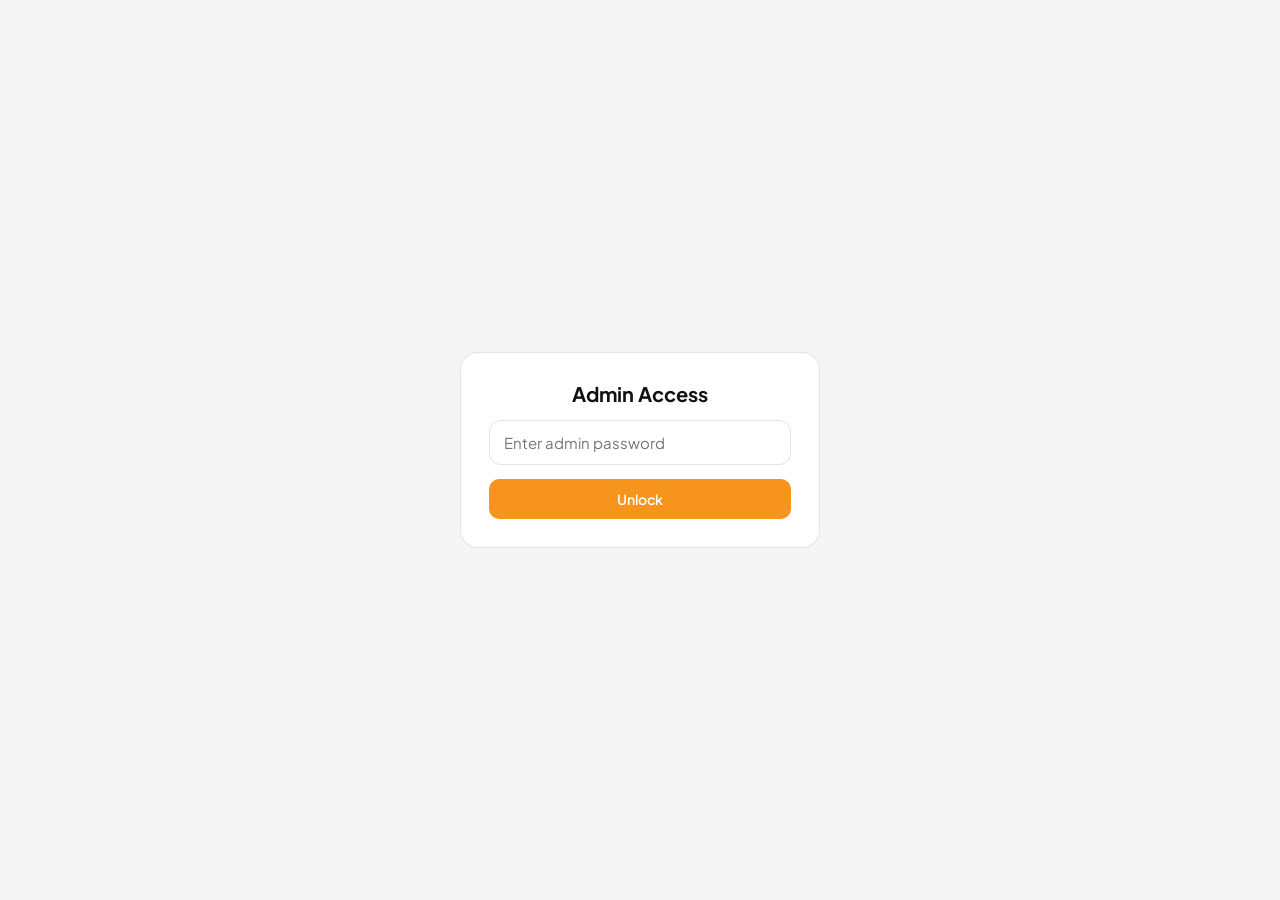
<file: webinar/admin.html>
<!DOCTYPE html>
<html lang="en">
<head>
  <meta charset="UTF-8" />
  <meta name="viewport" content="width=device-width, initial-scale=1.0" />
  <title>Registrations — Hantrix Admin</title>
  <link rel="preconnect" href="https://fonts.googleapis.com" />
  <link href="https://fonts.googleapis.com/css2?family=Plus+Jakarta+Sans:wght@400;500;600;700;800&display=swap" rel="stylesheet" />
  <style>
    :root { --orange:#f7941d; --bg:#f5f5f5; --text:#111; --muted:rgba(0,0,0,.55); --line:rgba(0,0,0,.1); --green:#1a9d54; }
    * { box-sizing:border-box; margin:0; padding:0; }
    body { font-family:"Plus Jakarta Sans",sans-serif; background:var(--bg); color:var(--text); -webkit-font-smoothing:antialiased; }
    .wrap { max-width:1000px; margin:0 auto; padding:24px 18px 60px; }
    .top { display:flex; align-items:center; justify-content:space-between; gap:12px; flex-wrap:wrap; margin-bottom:20px; }
    .top h1 { font-size:22px; font-weight:700; }
    .top .right { display:flex; gap:8px; }
    .btn { border:none; cursor:pointer; font-family:inherit; font-weight:600; font-size:14px; border-radius:10px; padding:10px 16px; background:#fff; color:#111; border:1px solid var(--line); }
    .btn-primary { background:var(--orange); color:#fff; border-color:transparent; }
    .cards { display:grid; grid-template-columns:repeat(3,1fr); gap:12px; margin-bottom:18px; }
    .stat { background:#fff; border:1px solid var(--line); border-radius:14px; padding:16px 18px; }
    .stat .n { font-size:28px; font-weight:800; }
    .stat .l { font-size:12.5px; color:var(--muted); margin-top:2px; text-transform:uppercase; letter-spacing:.5px; }
    .stat.green .n { color:var(--green); }
    .stat.orange .n { color:var(--orange); }
    .search { width:100%; padding:12px 14px; font-size:15px; border:1px solid var(--line); border-radius:12px; outline:none; margin-bottom:14px; background:#fff; font-family:inherit; }
    .search:focus { border-color:var(--orange); }
    .tablewrap { background:#fff; border:1px solid var(--line); border-radius:14px; overflow:auto; }
    table { width:100%; border-collapse:collapse; font-size:13.5px; min-width:640px; }
    th, td { text-align:left; padding:12px 14px; border-bottom:1px solid var(--line); white-space:nowrap; }
    th { font-size:11px; text-transform:uppercase; letter-spacing:.5px; color:var(--muted); background:#fafafa; position:sticky; top:0; }
    tr:last-child td { border-bottom:none; }
    td.name { font-weight:600; white-space:normal; }
    .pill { display:inline-block; font-size:11px; font-weight:700; padding:3px 9px; border-radius:20px; }
    .pill.in { background:#e6f6ee; color:var(--green); }
    .pill.no { background:#f0f0f0; color:#888; }
    .pill.unpaid { background:#fdecec; color:#e11d48; }
    .tabs { display:flex; gap:8px; margin-bottom:12px; }
    .tab { border:1px solid var(--line); background:#fff; color:var(--muted); font-family:inherit; font-weight:600; font-size:13.5px; padding:9px 14px; border-radius:10px; cursor:pointer; display:inline-flex; align-items:center; gap:7px; }
    .tab.active { background:#111; color:#fff; border-color:#111; }
    .tab .badge { background:rgba(0,0,0,.12); border-radius:20px; padding:1px 8px; font-size:12px; }
    .tab.active .badge { background:rgba(255,255,255,.25); }
    .empty { padding:40px; text-align:center; color:var(--muted); }
    .lnk { border:none; background:none; cursor:pointer; font-family:inherit; font-size:12.5px; font-weight:600; padding:4px 6px; border-radius:6px; }
    .lnk.edit { color:var(--orange); }
    .lnk.del { color:#e11d48; }
    .lnk:hover { background:rgba(0,0,0,.05); }
    .rowc { cursor:pointer; }
    .rowc:hover td { background:#faf7f2; }
    .notecell { white-space:normal; width:260px; max-width:260px; color:#555; font-size:13px; line-height:1.4; overflow-wrap:anywhere; word-break:break-word; }
    .notecell:empty::after { content:'—'; color:#ccc; }
    .drow { display:flex; justify-content:space-between; gap:14px; font-size:14px; padding:9px 0; border-bottom:1px solid var(--line); }
    .drow .dk { color:var(--muted); flex-shrink:0; }
    .drow .dv { font-weight:600; text-align:right; word-break:break-word; }
    .modal textarea { width:100%; padding:10px 12px; font-size:14px; border:1px solid var(--line); border-radius:10px; outline:none; font-family:inherit; resize:vertical; }
    .modal textarea:focus { border-color:var(--orange); }
    .save-hint { font-size:11.5px; color:var(--muted); }
    /* modal */
    .modal { position:fixed; inset:0; background:rgba(0,0,0,.4); display:none; align-items:center; justify-content:center; padding:20px; z-index:20; }
    .modal.show { display:flex; }
    .modal .box { background:#fff; border-radius:16px; padding:22px; width:400px; max-width:100%; display:flex; flex-direction:column; gap:12px; }
    .modal h3 { font-size:17px; font-weight:700; }
    .modal label { font-size:12px; font-weight:600; color:var(--muted); margin-bottom:4px; display:block; }
    .modal input, .modal select { width:100%; padding:10px 12px; font-size:14px; border:1px solid var(--line); border-radius:10px; outline:none; font-family:inherit; background:#fff; }
    .modal input:focus, .modal select:focus { border-color:var(--orange); }
    .modal .foot { display:flex; justify-content:space-between; align-items:center; gap:8px; margin-top:6px; }
    .modal .foot .right { display:flex; gap:8px; }
    /* gate */
    .gate { position:fixed; inset:0; background:var(--bg); display:flex; align-items:center; justify-content:center; padding:20px; z-index:10; }
    .gate .box { background:#fff; border:1px solid var(--line); border-radius:18px; padding:28px; width:360px; max-width:100%; display:flex; flex-direction:column; gap:14px; text-align:center; }
    .gate h2 { font-size:20px; font-weight:700; }
    .gate input { padding:12px 14px; font-size:15px; border:1px solid var(--line); border-radius:12px; outline:none; font-family:inherit; }
    .gate .err { color:#e11d48; font-size:13px; display:none; }
    @media (max-width:560px){ .cards{ grid-template-columns:repeat(3,1fr);} .stat .n{font-size:20px;} .stat .l{font-size:10px;} }
  </style>
</head>
<body>
  <div class="gate" id="gate">
    <div class="box">
      <h2>Admin Access</h2>
      <input id="pw" type="password" placeholder="Enter admin password" />
      <div class="err" id="gateErr">Wrong password.</div>
      <button class="btn btn-primary" id="gateBtn">Unlock</button>
    </div>
  </div>

  <div class="wrap" id="app" style="display:none;">
    <div class="top">
      <h1>Event Registrations</h1>
      <div class="right">
        <button class="btn btn-primary" id="addBtn">+ Add attendee</button>
        <button class="btn" id="refresh">Refresh</button>
        <button class="btn" id="csv">Export CSV</button>
        <button class="btn" id="logout">Log out</button>
      </div>
    </div>
    <div class="cards">
      <div class="stat"><div class="n" id="cTotal">—</div><div class="l">Paid</div></div>
      <div class="stat green"><div class="n" id="cIn">—</div><div class="l">Checked in</div></div>
      <div class="stat orange"><div class="n" id="cRev">—</div><div class="l">Revenue ₹</div></div>
    </div>
    <div class="tabs">
      <button class="tab active" data-tab="paid">Paid <span class="badge" id="tPaid">0</span></button>
      <button class="tab" data-tab="pending">Not paid <span class="badge" id="tPending">0</span></button>
    </div>
    <input class="search" id="search" placeholder="Search name, phone or email…" />
    <div class="tablewrap">
      <table>
        <thead><tr><th>Name</th><th>Phone</th><th>Email</th><th>Amount</th><th>Payment</th><th>Check-in</th><th>Registered</th><th>Notes</th></tr></thead>
        <tbody id="rows"></tbody>
      </table>
      <div class="empty" id="empty" style="display:none;">No registrations yet.</div>
    </div>
  </div>

  <div class="modal" id="detailModal">
    <div class="box">
      <h3 id="dName">—</h3>
      <div id="dPills" style="display:flex; gap:8px; margin:-4px 0 6px;"></div>
      <div class="drow"><span class="dk">Phone</span><span class="dv" id="dPhone"></span></div>
      <div class="drow"><span class="dk">Email</span><span class="dv" id="dEmail"></span></div>
      <div class="drow"><span class="dk">Amount</span><span class="dv" id="dAmount"></span></div>
      <div class="drow"><span class="dk">Registered</span><span class="dv" id="dDate"></span></div>
      <div class="drow"><span class="dk">Heard via</span><span class="dv" id="dSource"></span></div>
      <div class="drow"><span class="dk">Booking ID</span><span class="dv" id="dOid" style="font-size:11px; color:#999; font-weight:400;"></span></div>
      <div style="margin-top:6px;">
        <label>Notes <span class="save-hint">(saves automatically)</span></label>
        <textarea id="dNotes" rows="3" placeholder="Add a note — e.g. called, will pay tomorrow…"></textarea>
      </div>
      <div class="foot">
        <button class="lnk del" id="dDelete" style="color:#e11d48; font-size:13.5px;">Delete</button>
        <div class="right">
          <button class="btn" id="dEdit">Edit details</button>
          <button class="btn btn-primary" id="dClose">Close</button>
        </div>
      </div>
    </div>
  </div>

  <div class="modal" id="addModal">
    <div class="box">
      <h3>Add attendee</h3>
      <div><label>Status</label>
        <select id="aStatus">
          <option value="PAID">Paid — send QR ticket by email</option>
          <option value="PENDING">Not paid — just add to the list</option>
        </select>
      </div>
      <div><label>Full name</label><input id="aName" type="text" placeholder="Full name" /></div>
      <div><label>Phone</label><input id="aPhone" type="text" placeholder="10-digit number" /></div>
      <div><label>Email</label><input id="aEmail" type="email" placeholder="email (QR sent here if Paid)" /></div>
      <div><label>Amount (₹)</label><input id="aAmount" type="number" value="999" /></div>
      <div class="foot">
        <div></div>
        <div class="right">
          <button class="btn" id="aCancel">Cancel</button>
          <button class="btn btn-primary" id="aSave">Add attendee</button>
        </div>
      </div>
    </div>
  </div>

  <div class="modal" id="editModal">
    <div class="box">
      <h3>Edit registration</h3>
      <div><label>Full name</label><input id="eName" type="text" /></div>
      <div><label>Phone</label><input id="ePhone" type="text" /></div>
      <div><label>Email</label><input id="eEmail" type="email" /></div>
      <div class="foot">
        <button class="lnk" id="eReset" style="color:#8a6d1a;display:none;">↺ Reset check-in</button>
        <div class="right">
          <button class="btn" id="eCancel">Cancel</button>
          <button class="btn btn-primary" id="eSave">Save</button>
        </div>
      </div>
    </div>
  </div>

  <script>
    var WORKER_URL = 'https://cashfree-webinar.hantrixacademy.workers.dev';
    var token = localStorage.getItem('hntx_admin') || '';
    var ALL = [];

    function api(path) {
      return fetch(WORKER_URL + path, { headers: { 'x-admin-token': token } });
    }
    function fmtDate(s) { if(!s) return '—'; var d=new Date(s); return d.toLocaleDateString('en-IN',{day:'2-digit',month:'short'})+' '+d.toLocaleTimeString('en-IN',{hour:'2-digit',minute:'2-digit'}); }
    function esc(s){ return (s==null?'':String(s)).replace(/[&<>"]/g,function(c){return {'&':'&amp;','<':'&lt;','>':'&gt;','"':'&quot;'}[c];}); }

    function render(list) {
      var rows = document.getElementById('rows');
      document.getElementById('empty').style.display = list.length ? 'none' : 'block';
      rows.innerHTML = list.map(function (r) {
        var payPill = r.status === 'PAID'
          ? '<span class="pill in">Paid</span>'
          : '<span class="pill unpaid">Not paid</span>';
        var checkPill = r.status === 'PAID'
          ? (r.checked_in ? '<span class="pill in">✓ Arrived</span>' : '<span class="pill no">Not yet</span>')
          : '<span style="color:#bbb;">—</span>';
        return '<tr class="rowc" data-oid="'+esc(r.order_id)+'"><td class="name">'+esc(r.name)+'</td><td>'+esc(r.phone)+'</td><td>'+esc(r.email)+'</td><td>₹'+(r.amount||0)+'</td><td>'+payPill+'</td><td>'+checkPill+'</td><td>'+fmtDate(r.created_at)+'</td><td class="notecell">'+esc(r.notes||'')+'</td></tr>';
      }).join('');
      [].forEach.call(rows.querySelectorAll('.rowc'), function(tr){ tr.addEventListener('click', function(){ openDetails(tr.getAttribute('data-oid')); }); });
    }

    function apiPost(path, body) {
      return fetch(WORKER_URL + path, { method:'POST', headers:{ 'Content-Type':'application/json', 'x-admin-token': token }, body: JSON.stringify(body) });
    }

    var editingId = null;
    function openEdit(oid) {
      var r = ALL.find(function(x){ return x.order_id === oid; });
      if (!r) return;
      editingId = oid;
      document.getElementById('eName').value = r.name || '';
      document.getElementById('ePhone').value = r.phone || '';
      document.getElementById('eEmail').value = r.email || '';
      document.getElementById('eReset').style.display = r.checked_in ? 'inline-block' : 'none';
      document.getElementById('editModal').classList.add('show');
    }
    function closeEdit(){ document.getElementById('editModal').classList.remove('show'); editingId = null; }

    document.getElementById('eCancel').addEventListener('click', closeEdit);
    document.getElementById('editModal').addEventListener('click', function(e){ if(e.target.id==='editModal') closeEdit(); });
    document.getElementById('eSave').addEventListener('click', function(){
      if (!editingId) return;
      apiPost('/admin/update', {
        order_id: editingId,
        name: document.getElementById('eName').value.trim(),
        phone: document.getElementById('ePhone').value.trim(),
        email: document.getElementById('eEmail').value.trim(),
      }).then(function(){ closeEdit(); load(); });
    });
    document.getElementById('eReset').addEventListener('click', function(){
      if (!editingId) return;
      if (!confirm('Reset this person’s check-in so they can be scanned again?')) return;
      apiPost('/admin/uncheckin', { order_id: editingId }).then(function(){ closeEdit(); load(); });
    });
    function doDelete(oid) {
      var r = ALL.find(function(x){ return x.order_id === oid; });
      if (!confirm('Delete registration for "' + (r ? r.name : oid) + '"? This cannot be undone.')) return;
      apiPost('/admin/delete', { order_id: oid }).then(function(){ load(); });
    }

    // details popup (click a row)
    var detailId = null;
    function openDetails(oid) {
      var r = ALL.find(function(x){ return x.order_id === oid; });
      if (!r) return;
      detailId = oid;
      document.getElementById('dName').textContent = r.name || '(no name)';
      var payPill = r.status === 'PAID' ? '<span class="pill in">Paid</span>' : '<span class="pill unpaid">Not paid</span>';
      var checkPill = r.status === 'PAID' ? (r.checked_in ? '<span class="pill in">✓ Arrived</span>' : '<span class="pill no">Not yet</span>') : '';
      document.getElementById('dPills').innerHTML = payPill + checkPill;
      document.getElementById('dPhone').textContent = r.phone || '—';
      document.getElementById('dEmail').textContent = r.email || '—';
      document.getElementById('dAmount').textContent = '₹' + (r.amount || 0);
      document.getElementById('dDate').textContent = fmtDate(r.created_at);
      document.getElementById('dSource').textContent = r.source || '—';
      document.getElementById('dOid').textContent = r.order_id;
      document.getElementById('dNotes').value = r.notes || '';
      document.getElementById('detailModal').classList.add('show');
    }
    function closeDetails(){ document.getElementById('detailModal').classList.remove('show'); detailId = null; }
    document.getElementById('dClose').addEventListener('click', closeDetails);
    document.getElementById('detailModal').addEventListener('click', function(e){ if(e.target.id==='detailModal') closeDetails(); });
    document.getElementById('dNotes').addEventListener('change', function(){
      if (!detailId) return;
      var rec = ALL.find(function(x){ return x.order_id === detailId; });
      if (rec) rec.notes = document.getElementById('dNotes').value;   // keep client state + row dot in sync
      apiPost('/admin/note', { order_id: detailId, notes: document.getElementById('dNotes').value });
    });
    document.getElementById('dEdit').addEventListener('click', function(){ var oid = detailId; closeDetails(); openEdit(oid); });
    document.getElementById('dDelete').addEventListener('click', function(){ var oid = detailId; closeDetails(); doDelete(oid); });

    // add attendee (manual / paid via another channel)
    document.getElementById('addBtn').addEventListener('click', function(){
      document.getElementById('aStatus').value='PAID';
      document.getElementById('aName').value=''; document.getElementById('aPhone').value='';
      document.getElementById('aEmail').value=''; document.getElementById('aAmount').value='999';
      document.getElementById('addModal').classList.add('show');
    });
    document.getElementById('aCancel').addEventListener('click', function(){ document.getElementById('addModal').classList.remove('show'); });
    document.getElementById('addModal').addEventListener('click', function(e){ if(e.target.id==='addModal') document.getElementById('addModal').classList.remove('show'); });
    document.getElementById('aSave').addEventListener('click', function(){
      var name = document.getElementById('aName').value.trim();
      if (name.length < 2) { alert('Please enter a name.'); return; }
      var btn = document.getElementById('aSave'); btn.disabled = true; btn.textContent = 'Adding…';
      apiPost('/admin/add', {
        name: name,
        phone: document.getElementById('aPhone').value.trim(),
        email: document.getElementById('aEmail').value.trim(),
        amount: parseInt(document.getElementById('aAmount').value, 10) || 999,
        status: document.getElementById('aStatus').value,
      }).then(function(r){ return r.json(); }).then(function(){
        document.getElementById('addModal').classList.remove('show');
        btn.disabled = false; btn.textContent = 'Add attendee'; load();
      }).catch(function(){ btn.disabled = false; btn.textContent = 'Add attendee'; });
    });

    function load() {
      api('/admin/list').then(function (r) {
        if (r.status === 401) return gateFail();
        return r.json();
      }).then(function (d) {
        if (!d) return;
        ALL = d.registrations || [];
        document.getElementById('cTotal').textContent = d.paid || 0;
        document.getElementById('cIn').textContent = d.checkedIn || 0;
        document.getElementById('cRev').textContent = (d.revenue || 0).toLocaleString('en-IN');
        document.getElementById('tPaid').textContent = d.paid || 0;
        document.getElementById('tPending').textContent = d.pending || 0;
        applySearch();
        showApp();
      }).catch(function(){ gateFail(); });
    }

    var activeTab = 'paid';
    function applySearch() {
      var q = document.getElementById('search').value.trim().toLowerCase();
      var list = ALL.filter(function(r){ return activeTab === 'paid' ? r.status === 'PAID' : r.status !== 'PAID'; });
      if (q) list = list.filter(function(r){
        return (r.name||'').toLowerCase().indexOf(q)>=0 || (r.phone||'').indexOf(q)>=0 || (r.email||'').toLowerCase().indexOf(q)>=0;
      });
      render(list);
    }
    [].forEach.call(document.querySelectorAll('.tab'), function(t){
      t.addEventListener('click', function(){
        document.querySelectorAll('.tab').forEach(function(x){ x.classList.remove('active'); });
        t.classList.add('active'); activeTab = t.getAttribute('data-tab'); applySearch();
      });
    });

    function exportCSV() {
      var head = ['Name','Phone','Email','Amount','Status','CheckedIn','CheckedInAt','Registered','HeardVia','Notes'];
      var lines = [head.join(',')].concat(ALL.map(function(r){
        return [r.name,r.phone,r.email,r.amount,r.status,r.checked_in?'Yes':'No',r.checked_in_at||'',r.created_at,r.source||'',r.notes||''].map(function(v){
          v = (v==null?'':String(v)); return '"'+v.replace(/"/g,'""')+'"';
        }).join(',');
      }));
      var blob = new Blob([lines.join('\n')], {type:'text/csv'});
      var a = document.createElement('a'); a.href=URL.createObjectURL(blob); a.download='hantrix-registrations.csv'; a.click();
    }

    function showApp(){ document.getElementById('gate').style.display='none'; document.getElementById('app').style.display='block'; }
    function gateFail(){ localStorage.removeItem('hntx_admin'); token=''; document.getElementById('gate').style.display='flex'; document.getElementById('app').style.display='none'; document.getElementById('gateErr').style.display='block'; }

    document.getElementById('gateBtn').addEventListener('click', function(){
      token = document.getElementById('pw').value.trim();
      localStorage.setItem('hntx_admin', token);
      document.getElementById('gateErr').style.display='none';
      load();
    });
    document.getElementById('pw').addEventListener('keydown', function(e){ if(e.key==='Enter') document.getElementById('gateBtn').click(); });
    document.getElementById('search').addEventListener('input', applySearch);
    document.getElementById('refresh').addEventListener('click', load);
    document.getElementById('csv').addEventListener('click', exportCSV);
    document.getElementById('logout').addEventListener('click', gateFail);

    if (token) load(); // try stored password
  </script>
</body>
</html>
</file>
<file: styles.css>
/* =============================================================
   HANTRIX ACADEMY — Landing Page
   ============================================================= */

/* ===== Design Tokens ===== */
:root {
  /* Colors */
  --orange: #f7941d;
  --bg: #f5f5f5;
  --white: #ffffff;
  --peach: #fdf0e0;
  --text: #000000;
  --text-muted: rgba(0, 0, 0, 0.5);
  --text-faint: rgba(0, 0, 0, 0.3);
  --text-soft: rgba(0, 0, 0, 0.7);
  --border-light: rgba(0, 0, 0, 0.1);
  --border-medium: rgba(0, 0, 0, 0.2);
  --live-red: #ff0000;

  /* Radii */
  --r-card: 20px;
  --r-card-sm: 12px;
  --r-pill: 62px;

  /* Layout */
  --canvas: 1440px;
  --content: 1280px;
  --side-pad: 80px;

  /* Shadows */
  --shadow-btn: 0px 11px 13px -5px rgba(0, 0, 0, 0.2);
  --shadow-btn-inset: inset 0px 2px 0px 0px rgba(0, 0, 0, 0.25);
}

/* ===== Reset ===== */
*,
*::before,
*::after {
  box-sizing: border-box;
  margin: 0;
  padding: 0;
}

html {
  -webkit-font-smoothing: antialiased;
  -moz-osx-font-smoothing: grayscale;
  scroll-behavior: smooth; /* smooth anchor scrolling for the nav links */
  /* No overflow-x guard on the root — it breaks the sticky navbar and the
     sticky pricing card. Horizontal overflow is contained at its sources
     instead (testimonials gallery clip + vertical-only reveals on mobile). */
}

body {
  font-family: "Plus Jakarta Sans", sans-serif;
  background: var(--bg);
  color: var(--text);
  display: flex;
  justify-content: center;
  /* NOTE: do NOT set overflow-x here — combined with the root's overflow-x
     it breaks the sticky navbar. The horizontal-scroll guard lives on <html>. */
}

img {
  display: block;
  max-width: 100%;
}

a {
  text-decoration: none;
  color: inherit;
}

button {
  font-family: inherit;
  cursor: pointer;
  border: none;
  background: none;
}

/* ===== Frame 38 — page container ===== */
.page {
  display: flex;
  width: var(--canvas);
  padding-bottom: 59px;
  flex-direction: column;
  align-items: center;
  gap: 60px;
}

/* nav anchor targets — offset so the sticky navbar doesn't cover the heading */
#students,
#journey,
#pricing,
#faq {
  scroll-margin-top: 100px;
}
#home {
  scroll-margin-top: 0;
}

/* =============================================================
   REUSABLE COMPONENTS
   ============================================================= */

/* ----- Section layout pattern ----- */
.section {
  width: 100%;
  padding: var(--side-pad);
  background: var(--bg);
}
.section__inner {
  max-width: var(--content);
  margin: 0 auto;
}

/* ----- Typography helpers ----- */
.eyebrow {
  font-size: 14px;
  font-weight: 400;
  letter-spacing: 2px;
  text-transform: uppercase;
  line-height: 1.2;
  color: var(--text);
  text-align: center;
}

.h1 {
  font-size: 65px;
  font-weight: 500;
  line-height: 1.2;
  color: var(--text);
  text-align: center;
}

.h2 {
  font-size: 44px;
  font-weight: 500;
  line-height: 1.2;
  color: var(--text);
  text-align: center;
  text-transform: capitalize;
}

.subheading {
  font-size: 16px;
  font-weight: 400;
  line-height: 1.2;
  color: var(--text-muted);
  text-align: center;
}

/* ----- Buttons ----- */
.btn {
  display: inline-flex;
  align-items: center;
  justify-content: center;
  height: 46px;
  padding: 12px 24px;
  border-radius: var(--r-pill);
  font-family: inherit;
  font-weight: 500;
  font-size: 16px;
  line-height: 1.2;
  white-space: nowrap;
  transition: transform 0.15s ease, box-shadow 0.15s ease, background 0.15s ease;
}

.btn-primary {
  background: var(--orange);
  color: var(--white);
  box-shadow: var(--shadow-btn), var(--shadow-btn-inset);
}
.btn-primary:hover {
  transform: translateY(-1px);
  box-shadow: 0px 14px 16px -5px rgba(0, 0, 0, 0.25), var(--shadow-btn-inset);
}

.btn-outline {
  background: transparent;
  color: var(--text);
  border: 1px solid var(--border-light);
}
.btn-outline:hover {
  background: rgba(0, 0, 0, 0.03);
}

.btn-cta {
  width: 100%;
  height: auto;
  padding: 12px;
  font-size: 18px;
  font-weight: 500;
  background: var(--orange);
  color: var(--white);
  box-shadow: var(--shadow-btn), var(--shadow-btn-inset);
}
/* offer row above the enroll button */
.offer-top {
  width: 100%;
  align-self: stretch;
  display: flex;
  align-items: center;
  justify-content: center;
  gap: 9px;
  margin-bottom: -20px;
}
.offer-cut {
  font-size: 13px;
  font-weight: 600;
  color: rgba(0, 0, 0, 0.38);
  text-decoration: line-through;
  text-decoration-thickness: 1.5px;
}
.offer-div {
  width: 1.5px;
  height: 14px;
  border-radius: 2px;
  background: rgba(0, 0, 0, 0.15);
}
.offer-badge {
  border: 1.5px solid var(--orange);
  color: var(--orange);
  font-weight: 800;
  font-size: 11px;
  letter-spacing: 0.01em;
  padding: 4px 10px;
  border-radius: 9px;
}
.offer-sub {
  width: 100%;
  align-self: stretch;
  text-align: center;
  margin-top: -20px;
  font-size: 15px;
  font-weight: 500;
  color: var(--text-muted);
}
/* desktop — larger struck price and offer badge */
@media (min-width: 641px) {
  .offer-top { gap: 12px; }
  .offer-cut { font-size: 19px; }
  .offer-div { height: 22px; width: 2px; }
  .offer-badge { font-size: 15px; padding: 6px 14px; border-radius: 12px; }
}

/* ----- Cards ----- */
.card {
  background: var(--white);
  border-radius: var(--r-card);
  border: 1px solid var(--border-light);
  padding: 24px;
}
.card--orange {
  border: 2px solid var(--orange);
}
.card--peach {
  background: var(--peach);
  border: none;
}
.card--grey {
  background: var(--bg);
  border: 1px solid var(--border-light);
}

/* ----- Icon circles ----- */
.icon-circle {
  display: inline-flex;
  align-items: center;
  justify-content: center;
  width: 28px;
  height: 28px;
  border-radius: 50%;
  flex-shrink: 0;
}
.icon-circle--check {
  background: var(--orange);
  color: var(--white);
}
.icon-circle--x {
  background: rgba(0, 0, 0, 0.08);
  color: rgba(0, 0, 0, 0.55);
}

/* =============================================================
   SECTION 1 — NAVBAR (Frame 14)
   ============================================================= */
.navbar {
  position: sticky;
  top: 0;
  z-index: 100;
  width: 100%;
  height: 72px;
  padding: 0 var(--side-pad);
  display: flex;
  align-items: center;
  justify-content: center;
  background: transparent;
  pointer-events: none; /* let clicks pass through the transparent side areas */
}
.navbar__inner {
  pointer-events: auto;
  width: 100%;
  max-width: var(--content);
  display: flex;
  align-items: center;
  justify-content: space-between;
  padding: 10px 18px;
  border-radius: 9999px;
  border: 1px solid transparent;
  background: transparent;
  transform: translateY(0);
  transition: max-width 0.55s cubic-bezier(0.22, 1, 0.36, 1),
    transform 0.55s cubic-bezier(0.22, 1, 0.36, 1),
    background 0.55s cubic-bezier(0.22, 1, 0.36, 1),
    box-shadow 0.55s cubic-bezier(0.22, 1, 0.36, 1),
    border-color 0.55s cubic-bezier(0.22, 1, 0.36, 1),
    -webkit-backdrop-filter 0.55s cubic-bezier(0.22, 1, 0.36, 1),
    backdrop-filter 0.55s cubic-bezier(0.22, 1, 0.36, 1);
  will-change: max-width, transform;
}
/* floating pill state (added on scroll) */
.navbar.is-floating .navbar__inner {
  max-width: 1120px;
  transform: translateY(18px);
  background: rgba(255, 255, 255, 0.75);
  -webkit-backdrop-filter: blur(18px);
  backdrop-filter: blur(18px);
  border-color: rgba(255, 255, 255, 0.35);
  box-shadow: 0 10px 35px rgba(0, 0, 0, 0.12);
}
.navbar .nav-links {
  opacity: 0.95;
  transition: opacity 0.55s cubic-bezier(0.22, 1, 0.36, 1);
}
.navbar.is-floating .nav-links {
  opacity: 1;
}

/* Logo */
.logo {
  display: flex;
  align-items: center;
  gap: 10px;
}
.logo__img {
  height: 40px;
  width: auto;
  display: block;
}
.logo__mark {
  width: 34px;
  height: 34px;
  flex-shrink: 0;
}
.logo__text {
  display: flex;
  flex-direction: column;
  line-height: 1;
}
.logo__name {
  font-size: 18px;
  font-weight: 800;
  letter-spacing: 0.5px;
  color: var(--text);
}
.logo__sub {
  font-size: 11px;
  font-weight: 600;
  letter-spacing: 2px;
  color: var(--text);
}

/* Nav links */
.nav-links {
  display: flex;
  align-items: center;
  gap: 40px;
  list-style: none;
}
.nav-links a {
  font-size: 16px;
  font-weight: 400;
  color: var(--text);
  transition: color 0.15s ease;
}
.nav-links a:hover {
  color: var(--orange);
}
/* smaller nav CTA to match the compact bar */
.navbar__cta {
  height: 40px;
  padding: 9px 20px;
  font-size: 15px;
}

/* Mobile hamburger + dropdown (hidden on desktop) */
.navbar__burger {
  display: none;
  align-items: center;
  justify-content: center;
  width: 30px;
  height: 30px;
  border-radius: 62px;
  background: var(--orange);
  box-shadow: 0px 11px 13px -5px rgba(0, 0, 0, 0.2),
    inset 0px 1px 0px rgba(0, 0, 0, 0.25);
  flex-shrink: 0;
}
.mobile-menu {
  display: none;
  flex-direction: column;
  width: 100%;
  padding: 8px 20px 18px;
  pointer-events: auto;
  background: rgba(255, 255, 255, 0.92);
  -webkit-backdrop-filter: blur(16px);
  backdrop-filter: blur(16px);
  border-bottom: 1px solid var(--border-light);
  box-shadow: 0 12px 24px rgba(0, 0, 0, 0.08);
}
.mobile-menu a {
  padding: 13px 2px;
  font-size: 15px;
  border-bottom: 1px solid var(--border-light);
}
.mobile-menu a:hover {
  color: var(--orange);
}
.mobile-menu .btn {
  margin-top: 14px;
  width: 100%;
}
.mobile-menu.open {
  display: flex;
}

/* =============================================================
   SECTION 2 — HERO (Frame 38)
   ============================================================= */
.hero {
  width: 100%;
  display: flex;
  flex-direction: column;
  align-items: center;
  gap: 40px;
  padding: 60px var(--side-pad) 0;
}
.hero__intro {
  display: flex;
  flex-direction: column;
  align-items: center;
  gap: 40px;
  max-width: var(--content);
}
.hero__eyebrow-wrap {
  display: flex;
  justify-content: center;
  max-width: 100%;
}
.hero__badge {
  display: inline-flex;
  align-items: center;
  gap: 10px;
  padding: 9px 20px 9px 12px;
  border-radius: var(--r-pill);
  background: rgba(255, 255, 255, 0);
  border: 2px solid rgba(255, 255, 255, 0.5);
  box-shadow: 0px 11px 13px -5px rgba(0, 0, 0, 0.1);
  font-size: 13px;
  font-weight: 600;
  letter-spacing: 0.6px;
  text-transform: uppercase;
  color: var(--text-soft);
  white-space: nowrap;
}
.hero__badge-flag {
  display: inline-flex;
  align-items: center;
  justify-content: center;
  width: 26px;
  height: 26px;
  border-radius: 50%;
  background: var(--white);
  box-shadow: 0 2px 6px -1px rgba(0, 0, 0, 0.15);
  font-size: 14px;
  line-height: 1;
  flex-shrink: 0;
}
.hero__text {
  display: flex;
  flex-direction: column;
  align-items: center;
  gap: 16px;
}
.hero__title {
  max-width: 1040px;
}
.hero__buttons {
  display: flex;
  gap: 10px;
  justify-content: center;
}

/* Video card — outer 40px frame + inner 30px white frame (like checkoutpagehantrix) */
.hero__video {
  position: relative;
  width: 100%;
  max-width: var(--content);
  height: 645px;
  background: var(--bg);
  border: 1px solid var(--border-medium);
  border-radius: 40px;
  overflow: hidden;
}
.hero__video-inner {
  position: absolute;
  inset: 20px;
  background: var(--white);
  border-radius: 30px;
  overflow: hidden;
}
.hero__video-inner video {
  width: 100%;
  height: 100%;
  object-fit: cover;
  display: block;
}

/* =============================================================
   SECTION 3 — PLATFORMS (Frame 2147243743)
   ============================================================= */
.platforms {
  display: flex;
  flex-direction: column;
  align-items: flex-start;
  gap: 10px;
}
.platforms__inner {
  width: 100%;
  display: flex;
  flex-direction: column;
  align-items: stretch;
  gap: 0;
}

/* Heading row: heading + illustration inline (Frame 2147243882) */
.platforms__top {
  display: flex;
  padding: 0 48.5px 0 326px;
  justify-content: flex-end;
  align-items: flex-start;
  gap: 110.5px;
  align-self: stretch;
}

.platforms__heading {
  text-align: center;
  white-space: nowrap;
  margin: 0;
}

/* Illustration sits inline to the right of the heading (mirrored per Figma) */
.platforms__illustration {
  position: relative;
  width: 193px;
  height: 173px;
  overflow: hidden;
  flex-shrink: 0;
  transform: scaleX(-1);
}
.platforms__illustration img {
  position: absolute;
  max-width: none;
  width: 116.42%;
  height: 120.2%;
  left: -9.45%;
  top: -9.55%;
  object-fit: cover;
}

/* Logo strip — transparent panel w/ white border (matches Figma) */
.platforms__logos {
  position: relative;
  width: 100%;
  background: rgba(255, 255, 255, 0.3);
  border: 2px solid #ffffff;
  border-radius: 30px;
  box-shadow: 0px 11px 13px -5px rgba(0, 0, 0, 0.1);
  padding: 37px 0;
  overflow: hidden;
}
/* edge fade so outer logos dissolve into the page */
.platforms__logos::after {
  content: "";
  position: absolute;
  inset: 0;
  pointer-events: none;
  z-index: 2;
  background: linear-gradient(
    90deg,
    #f5f5f5 0%,
    rgba(245, 245, 245, 0) 18%,
    rgba(245, 245, 245, 0) 82%,
    #f5f5f5 100%
  );
}

/* Infinite ticker */
.platforms__ticker {
  display: flex;
  width: max-content;
  animation: ticker-scroll 28s linear infinite;
}
.platforms__logos:hover .platforms__ticker {
  animation-play-state: paused;
}
.ticker-group {
  display: flex;
  align-items: center;
  gap: 110.5px;
  padding-right: 110.5px;
  flex-shrink: 0;
}
@keyframes ticker-scroll {
  from {
    transform: translateX(0);
  }
  to {
    transform: translateX(-50%);
  }
}
@media (prefers-reduced-motion: reduce) {
  .platforms__ticker {
    animation: none;
  }
}

/* exact Figma crops for each brand logo */
.plogo {
  position: relative;
  overflow: hidden;
  flex-shrink: 0;
}
.plogo img {
  position: absolute;
  max-width: none;
  display: block;
}
.plogo--meta {
  width: 143px;
  height: 33px;
}
.plogo--meta img {
  width: 330.95%;
  height: 718.18%;
  left: -116.17%;
  top: -312.12%;
}
.plogo--insta {
  width: 147px;
  height: 45px;
}
.plogo--insta img {
  width: 100%;
  height: 100%;
  left: 0;
  top: 0;
  object-fit: cover;
}
.plogo--tiktok {
  width: 147px;
  height: 52px;
}
.plogo--tiktok img {
  width: 100%;
  height: 188.29%;
  left: 0;
  top: -35.63%;
}
.plogo--stripe {
  width: 97px;
  height: 41px;
}
.plogo--stripe img {
  width: 123.81%;
  height: 138.94%;
  left: -11.64%;
  top: -18.84%;
}
.plogo--shopify {
  width: 137px;
  height: 42px;
}
.plogo--shopify img {
  width: 100%;
  height: 327.08%;
  left: 0;
  top: -113.54%;
}

/* =============================================================
   SECTION 4 — PAIN POINTS (Frame 2147243736)
   ============================================================= */
.painpoints__inner {
  width: 100%;
  display: flex;
  flex-direction: column;
  gap: 60px;
  align-items: flex-start;
}
.painpoints__inner > .h2 {
  width: 100%;
}
.painpoints__row {
  width: 100%;
  display: flex;
  gap: 24px;
  align-items: center;
}

/* Shared glassy card look */
.pain-card {
  background: rgba(255, 255, 255, 0);
  border: 2px solid rgba(255, 255, 255, 0.5);
  border-radius: 30px;
  box-shadow: 0px 11px 13px -5px rgba(0, 0, 0, 0.1);
  overflow: hidden;
  flex-shrink: 0;
}

/* ----- Left: "The Result?" card ----- */
.painpoints__result-card {
  position: relative;
  width: 599px;
  height: 257px;
}
.painpoints__girl {
  position: absolute;
  left: 46px;
  top: 23px;
  width: 240px;
  height: 246px;
  overflow: hidden;
}
.painpoints__girl img {
  position: absolute;
  max-width: none;
  width: 120.13%;
  height: 123.7%;
  left: -9.9%;
  top: -10.78%;
}
.result-box {
  position: absolute;
  left: 343px;
  top: 50%;
  transform: translateY(-50%);
  width: 224px;
  background: #ffffff;
  border-radius: 20px;
  padding: 20px;
  display: flex;
  flex-direction: column;
  gap: 26px;
  overflow: hidden;
}
.result-box__head {
  display: flex;
  flex-direction: column;
  align-items: center;
  gap: 20px;
}
.result-box__title {
  font-size: 20px;
  font-weight: 500;
  text-align: center;
  text-transform: capitalize;
}
.result-box__divider {
  width: 100%;
  height: 1px;
  background: rgba(0, 0, 0, 0.1);
}
.result-box__list {
  list-style: none;
  display: flex;
  flex-direction: column;
  align-items: center;
  gap: 16px;
}
.result-box__list li {
  font-size: 14px;
  font-weight: 400;
  text-align: center;
  text-transform: capitalize;
}

/* ----- Right: "Most Beginners Make These Mistakes" card ----- */
.painpoints__mistakes-card {
  width: 657px;
  padding: 32px;
  display: flex;
  flex-direction: column;
  gap: 32px;
}
.painpoints__mistakes-title {
  font-size: 24px;
  font-weight: 500;
  text-transform: capitalize;
}
.mistakes {
  position: relative;
  width: 100%;
  height: 132px;
}
.mistakes__glow {
  position: absolute;
  left: 50%;
  top: 102px;
  width: 481px;
  height: 124px;
  transform: translateX(-50%);
  pointer-events: none;
}
.mistakes__glow img {
  width: 100%;
  height: 100%;
}
.mistakes__row {
  position: absolute;
  inset: 0;
  height: 132px;
  display: flex;
  gap: 10px;
  align-items: center;
}
.mistake {
  background: #ffffff;
  width: 110px;
  border-radius: 20px;
  padding: 20px 8px;
  display: flex;
  align-items: center;
  justify-content: center;
  flex-shrink: 0;
  overflow: hidden;
}
.mistake__inner {
  display: flex;
  flex-direction: column;
  gap: 24px;
  align-items: center;
}
.mistake__icon {
  background: #FEF1F1;
  padding: 8px;
  border-radius: 34px;
  display: flex;
  align-items: center;
}
.mistake__icon img {
  width: 24px;
  height: 24px;
  display: block;
}
.mistake p {
  font-size: 12px;
  font-weight: 400;
  text-align: center;
  text-transform: capitalize;
}

/* =============================================================
   SECTION 5 — LIVE CALL SCHEDULE (Frame 47)
   ============================================================= */
.liveschedule__inner {
  width: 100%;
  display: flex;
  flex-direction: column;
  align-items: center;
  gap: 30px;
}
.liveschedule__head {
  display: flex;
  flex-direction: column;
  align-items: center;
  gap: 16px;
}
.liveschedule__subtext {
  max-width: 700px;
}

/* Phone illustration */
.liveschedule__illustration {
  height: 250px;
  display: flex;
  align-items: center;
  justify-content: center;
}
.liveschedule__illustration img {
  height: 100%;
  width: auto;
  object-fit: contain;
}
/* fallback styling if the image file is missing */
.liveschedule__illustration img:not([src]),
.liveschedule__illustration img[src=""] {
  display: none;
}

/* Schedule grid (Frame 65) */
.schedule {
  display: flex;
  flex-direction: column;
  align-items: center;
  gap: 30px;
  align-self: stretch;
}
.schedule__row {
  display: flex;
  justify-content: center;
  gap: 30px;
}
.day-card {
  width: 162px;
  padding: 20px;
  background: rgba(255, 255, 255, 0);
  border: 2px solid rgba(255, 255, 255, 0.5);
  border-radius: 30px;
  box-shadow: 0 11px 13px -5px rgba(0, 0, 0, 0.1);
  display: flex;
  flex-direction: column;
  align-items: center;
  gap: 32px;
}
.day-card__day {
  width: 100%;
  font-size: 18px;
  font-weight: 400;
  line-height: 1.2;
  color: rgba(0, 0, 0, 0.5);
  text-align: center;
  text-transform: capitalize;
}
.day-card__divider {
  width: 64px;
  height: 1px;
  background: rgba(0, 0, 0, 0.35);
}
.day-card__status {
  width: 100%;
  font-size: 38px;
  font-weight: 500;
  line-height: 1.2;
  text-align: center;
  text-transform: uppercase;
}
.day-card__status--live {
  color: #f92121;
}
.day-card__status--rest {
  color: var(--text-faint);
}
.day-card--rest {
  opacity: 0.85;
}

/* =============================================================
   SECTION 6 — COMPARISON TABLE (Frame 2147243735)
   ============================================================= */
.comparison__inner {
  width: 100%;
  display: flex;
  flex-direction: column;
  align-items: center;
  gap: 60px;
}
.comparison__head {
  display: flex;
  flex-direction: column;
  align-items: center;
  gap: 16px;
}
.comparison__subtext {
  max-width: 560px;
}
.comparison__cards {
  width: 100%;
  display: flex;
  align-items: stretch;
  gap: 24px;
}
.cmp-card {
  flex: 1;
  background: #ffffff;
  border-radius: 30px;
  padding: 32px 40px 40px;
  display: flex;
  flex-direction: column;
  gap: 32px;
}
.cmp-card--others {
  box-shadow: 0px 11px 40px rgba(0, 0, 0, 0.06);
}
.cmp-card--hantrix {
  border: 2px solid var(--orange);
  box-shadow: 0 0 40px rgba(247, 148, 29, 0.35);
}
.cmp-card__header {
  width: 58%;
  margin: 0 auto;
  padding: 15px 0;
  border-radius: 40px;
  text-align: center;
  font-size: 20px;
  font-weight: 700;
}
.cmp-card__header--grey {
  background: #f5f5f5;
  color: #000;
}
.cmp-card__header--orange {
  background: var(--orange);
  color: #ffffff;
}
.cmp-list {
  list-style: none;
  display: flex;
  flex-direction: column;
  gap: 28px;
  padding-left: 6px;
}
.cmp-list li {
  display: flex;
  align-items: center;
  gap: 16px;
  font-size: 16px;
  font-weight: 400;
  color: #000;
  text-transform: capitalize;
}
.cmp-icon {
  width: 40px;
  height: 40px;
  border-radius: 50%;
  display: flex;
  align-items: center;
  justify-content: center;
  flex-shrink: 0;
}
.cmp-icon--x {
  background: #f5f5f5;
}
.cmp-icon--x img {
  width: 22px;
  height: 22px;
}
.cmp-icon--check {
  background: var(--orange);
}
.cmp-icon--check svg {
  width: 20px;
  height: 20px;
}

/* =============================================================
   SECTION 10 — FAQ (Frame 52)
   ============================================================= */
.faq__inner {
  width: 100%;
  display: flex;
  flex-direction: column;
  align-items: center;
  gap: 60px;
}
.faq__head {
  display: flex;
  flex-direction: column;
  align-items: center;
  gap: 16px;
}
/* Plan Card — outer container (12px #ebebeb frame around the inner panel) */
.faq__list {
  width: 100%;
  display: flex;
  flex-direction: column;
  align-items: flex-start;
  padding: 12px;
  border-radius: 30px;
  border: 2px solid rgba(255, 255, 255, 0.5);
  background: rgba(255, 255, 255, 0);
  box-shadow: 0 11px 13px -5px rgba(0, 0, 0, 0.1);
}
/* Plan Details — inner panel holding the FAQ items */
.faq__panel {
  width: 100%;
  display: flex;
  flex-direction: column;
  align-items: flex-start;
  gap: 32px;
  padding: 32px;
  border-radius: 20px;
  background: transparent;
  box-shadow: 0 0 8.25px rgba(0, 0, 0, 0.06);
}

/* individual FAQ item — closed (base) */
.faq-item {
  width: 100%;
  display: flex;
  flex-direction: column;
  align-items: flex-start;
  gap: 10px;
  padding: 12px 12px 12px 32px;
  border-radius: 43px;
  border: 2px solid rgba(0, 0, 0, 0.1);
  background: transparent;
  box-shadow: 0 11px 13px 0 rgba(0, 0, 0, 0.05);
  transition: border-radius 0.2s ease;
}
/* open */
.faq-item[open] {
  padding: 20px 32px;
  border-radius: 20px;
  border-color: transparent;
  background: transparent;
  box-shadow: 0 11px 13px -5px rgba(0, 0, 0, 0.2);
}
.faq-item__summary {
  list-style: none;
  cursor: pointer;
  display: flex;
  align-items: center;
  justify-content: space-between;
  gap: 20px;
  width: 100%;
}
.faq-item__summary::-webkit-details-marker {
  display: none;
}
.faq-item__q {
  flex: 1 0 0;
  font-size: 20px;
  font-weight: 500;
  line-height: 1.2;
  color: #000;
  text-transform: capitalize;
}
.faq-item__toggle {
  position: relative;
  width: 46px;
  height: 46px;
  border-radius: 50%;
  background: transparent;
  border: 1px solid rgba(0, 0, 0, 0.1);
  flex-shrink: 0;
  transition: background 0.2s ease, border-color 0.2s ease;
}
.faq-item__toggle::before,
.faq-item__toggle::after {
  content: "";
  position: absolute;
  top: 50%;
  left: 50%;
  transform: translate(-50%, -50%);
  background: #000;
  border-radius: 2px;
}
.faq-item__toggle::before {
  width: 15px;
  height: 2.5px;
}
.faq-item__toggle::after {
  width: 2.5px;
  height: 15px;
}
.faq-item[open] .faq-item__toggle {
  background: var(--orange);
  border-color: transparent;
  box-shadow: 0px 11px 13px -5px rgba(0, 0, 0, 0.2),
    inset 0px 2px 0px rgba(0, 0, 0, 0.25);
}
.faq-item[open] .faq-item__toggle::before {
  background: #fff;
}
.faq-item[open] .faq-item__toggle::after {
  display: none;
}
.faq-item__body {
  width: 100%;
  display: flex;
  flex-direction: column;
  gap: 10px;
}
.faq-item__divider {
  display: block;
  width: 100%;
  height: 1px;
  background: rgba(0, 0, 0, 0.1);
}
.faq-item__a {
  font-size: 16px;
  font-weight: 400;
  line-height: 1.5;
  color: rgba(0, 0, 0, 0.5);
}

/* =============================================================
   SECTION 8 — TESTIMONIALS (Frame 2147243732)
   ============================================================= */
.testimonials {
  overflow: visible;
}
.testimonials__inner {
  width: 100%;
  display: flex;
  flex-direction: column;
  align-items: center;
  gap: 60px;
}
.testimonials__head {
  display: flex;
  flex-direction: column;
  align-items: center;
  gap: 16px;
}
/* Coverflow carousel — active phone centered & largest, auto-rotating */
.testimonials__gallery {
  position: relative;
  width: 100%;
  height: 800px;
  /* NOTE: no clip on desktop — the 1st/last phones are meant to bleed off the
     edges fully. The clip is applied only on mobile (see the ≤640 query) to
     stop horizontal scroll there. */
}
.phone {
  position: absolute;
  left: 50%;
  top: 50%;
  width: 367px;
  transform: translate(-50%, -50%);
  transition: transform 0.8s cubic-bezier(0.4, 0, 0.2, 1), opacity 0.8s ease;
  will-change: transform, opacity;
  cursor: pointer;
}
.phone img {
  width: 100%;
  height: auto;
  display: block;
  border-radius: 28px;
}
/* empty-slot placeholder look */
.phone--empty {
  aspect-ratio: 750 / 1578;
  border: 1px dashed var(--border-light);
  border-radius: 28px;
  background: rgba(0, 0, 0, 0.02);
}
.phone--empty::after {
  content: attr(data-label);
  position: absolute;
  inset: 0;
  display: flex;
  align-items: center;
  justify-content: center;
  text-align: center;
  color: var(--text-faint);
  font-size: 12px;
  padding: 8px;
}

/* =============================================================
   SECTION 9 — PRICING / CURRICULUM (Frame 51)
   ============================================================= */
.pricing__inner {
  width: 100%;
  display: flex;
  flex-direction: column;
  align-items: center;
  gap: 60px;
}
.pricing__head {
  display: flex;
  flex-direction: column;
  align-items: center;
  gap: 16px;
}
.pricing__subtext {
  max-width: 620px;
}
.pricing__cols {
  width: 100%;
  display: flex;
  gap: 24px;
  align-items: flex-start;
}
.pricing__left {
  width: 519px;
  flex-shrink: 0;
  display: flex;
  flex-direction: column;
  gap: 45px;
  /* sticky sidebar — stays while the curriculum column scrolls past */
  position: sticky;
  top: 40px;
  align-self: flex-start;
}
/* Frame 2147243689 — glassy outer wrapper holding the two white cards */
.join-group {
  width: 100%;
  display: flex;
  flex-direction: column;
  align-items: center;
  gap: 40px;
  padding: 20px;
  border-radius: 30px;
  border: 2px solid rgba(255, 255, 255, 0.5);
  background: rgba(255, 255, 255, 0);
  box-shadow: 0 11px 13px -5px rgba(0, 0, 0, 0.1);
}
.pricing__right {
  width: 737px;
  flex: none;
  display: flex;
  flex-direction: column;
  gap: 32px;
}

/* ----- Join Hantrix Today — solid white inner cards ----- */
.join-card {
  width: 100%;
  background: #ffffff;
  border-radius: 20px;
  padding: 32px;
  display: flex;
  flex-direction: column;
  align-items: flex-start;
}
.join-card--top {
  gap: 32px;
}
.join-card__head {
  width: 100%;
  display: flex;
  flex-direction: column;
  align-items: center;
  gap: 26px;
}
/* checklist + CTA sit directly on the glassy wrapper — no white fill */
.join-card--bottom {
  gap: 32px;
  background: transparent;
  padding: 0;
  border-radius: 0;
}
.join-card__title {
  width: 100%;
  font-size: 28px;
  font-weight: 500;
  text-align: center;
}
.join-card__divider {
  width: 100%;
  height: 1px;
  background: rgba(0, 0, 0, 0.1);
}
.join-features,
.join-checklist {
  width: 100%;
}

/* feature pills */
.join-features {
  display: flex;
  flex-direction: column;
  gap: 24px;
  align-items: flex-start;
}
.feature-row {
  display: flex;
  gap: 24px;
}
.feature-pill {
  display: inline-flex;
  align-items: center;
  justify-content: center;
  gap: 10px;
  background: #ffffff;
  border: 2px solid #ffffff;
  border-radius: 50px;
  box-shadow: 0 11px 13px -5px rgba(0, 0, 0, 0.05);
  padding: 12px;
  font-size: 16px;
  font-weight: 400;
  color: #000;
}
.feature-pill svg,
.feature-pill img {
  width: 24px;
  height: 24px;
  flex-shrink: 0;
}

/* checklist */
.join-checklist {
  list-style: none;
  display: flex;
  flex-direction: column;
  gap: 16px;
}
.join-checklist li {
  display: flex;
  align-items: center;
  gap: 12px;
  font-size: 16px;
  font-weight: 400;
  line-height: 1.2;
  color: #000;
}
.join-checklist svg,
.join-checklist img {
  width: 24px;
  height: 24px;
  flex-shrink: 0;
}

/* enrolled social-proof pill */
.enrolled-pill {
  /* hidden per request — change to `flex` to show it again */
  display: none;
  background: #ffffff;
  border-radius: 40px;
  box-shadow: 0 14px 34px rgba(0, 0, 0, 0.08);
  padding: 12px 22px;
  align-items: center;
  gap: 14px;
  font-size: 15px;
  align-self: flex-start;
}
.enrolled-avatars {
  display: flex;
}
.enrolled-avatars span {
  width: 34px;
  height: 34px;
  border-radius: 50%;
  border: 2px solid #fff;
  margin-left: -10px;
  background: linear-gradient(135deg, #d0d0d0, #a8a8a8);
}
.enrolled-avatars span:first-child {
  margin-left: 0;
}


/* =============================================================
   RESPONSIVE
   ============================================================= */
body {
  overflow-x: hidden;
}
.page {
  width: 100%;
  max-width: 1440px;
}
img,
svg {
  max-width: 100%;
}

/* ---------- Tablet (≤1024px) ---------- */
@media (max-width: 1024px) {
  :root {
    --side-pad: 40px;
  }
  .h1 {
    font-size: 48px;
  }

  /* platforms heading row → centered, no huge left pad */
  .platforms__top {
    padding: 0;
    flex-direction: column;
    align-items: center;
    gap: 24px;
  }
  .platforms__heading {
    text-align: center;
    white-space: normal;
  }

  /* pain points → stack */
  .painpoints__row {
    flex-direction: column;
  }
  .pain-card,
  .painpoints__result-card,
  .painpoints__mistakes-card {
    width: 100%;
  }

  /* comparison → stack */
  .comparison__cards {
    flex-direction: column;
  }

  /* pricing → stack */
  .pricing__cols {
    flex-direction: column;
    gap: 32px;
  }
  .pricing__left,
  .pricing__right {
    width: 100%;
  }
  /* no sticky sidebar when the columns stack */
  .pricing__left {
    position: static;
  }

  /* footer → stack main row */
  .footer-row {
    flex-direction: column !important;
  }
}

/* ---------- Mobile (≤640px) ---------- */
@media (max-width: 640px) {
  :root {
    --side-pad: 20px;
  }
  .section {
    padding: 30px 20px;
  }

  /* ----- Footer: swap the desktop layout for the checkoutpagehantrix mobile footer ----- */
  footer {
    padding: 0 !important;
  }
  .footer-desktop {
    display: none !important;
  }
  .footer-mobile {
    display: block !important;
  }
  /* kill the page bottom padding so there is no empty space under the footer */
  .page {
    padding-bottom: 0 !important;
  }
}
@media (max-width: 640px) {
  .h1 {
    font-size: 30px;
  }
  .h2 {
    font-size: 24px;
  }
  .eyebrow {
    font-size: 10px;
    letter-spacing: 1px;
  }
  .subheading {
    font-size: 13px;
  }
  /* smaller pills/buttons on mobile */
  .btn {
    height: 38px;
    padding: 8px 16px;
    font-size: 13px;
  }

  /* navbar: logo + hamburger (Figma mobile) */
  .navbar {
    height: auto;
    padding: 12px 16px; /* left/right (and top) gap so the bar floats inset */
    flex-direction: column;
    align-items: stretch;
  }
  /* mobile: always show the frosted floating pill (not the plain bar) */
  .navbar__inner {
    padding: 16px 20px;
    background: rgba(255, 255, 255, 0.8);
    -webkit-backdrop-filter: blur(18px);
    backdrop-filter: blur(18px);
    border-color: rgba(255, 255, 255, 0.4);
    box-shadow: 0 10px 35px rgba(0, 0, 0, 0.12);
  }
  /* it's already floating, so don't shift it down on scroll */
  .navbar.is-floating .navbar__inner {
    transform: none;
  }
  .nav-links {
    display: none;
  }
  /* mobile: show the Join Now button instead of the hamburger */
  .navbar__cta {
    display: inline-flex;
  }
  .navbar__burger {
    display: none;
  }
  .mobile-menu {
    display: none;
  }
  .logo__img {
    height: 26px;
  }

  /* hero */
  .hero {
    padding: 8px 20px 0;
    gap: 30px;
    margin-top: -34px; /* pull the hero up to shrink the header→title gap on mobile */
  }
  .hero__intro {
    gap: 30px;
  }
  .hero__eyebrow-wrap {
    width: 100%;
  }
  .hero__badge {
    white-space: normal;
    text-align: center;
    font-size: 10px;
    letter-spacing: 0.8px;
    padding: 7px 14px 7px 12px;
    line-height: 1.4;
  }
  .hero__text {
    gap: 12px;
  }
  .hero .subheading {
    font-size: 12px;
  }
  .hero__buttons {
    gap: 6px;
  }
  .hero__video {
    height: 230px;
    border-radius: 20px;
  }
  .hero__video-inner {
    inset: 8px;
    border-radius: 15px;
  }

  /* platforms — centered heading, small illustration top-right, smaller logos */
  /* Figma mobile: heading on top, then a full-width 122px frame with the
     illustration on the right, then the ticker below. */
  .platforms__top {
    padding: 0;
    display: flex;
    flex-direction: column;
    align-items: stretch;
    gap: 12px;
  }
  .platforms__heading {
    width: 100%;
    text-align: center;
    white-space: normal;
    font-size: 24px;
  }
  .platforms__illustration {
    position: static;
    align-self: stretch;
    width: 100%;
    height: 122px;
    display: flex;
    justify-content: flex-end;
    align-items: center;
    overflow: visible;
    transform: none;
  }
  .platforms__illustration img {
    position: static;
    left: auto;
    top: auto;
    width: auto;
    height: 122px;
    max-width: none;
  }
  .platforms__logos {
    padding: 26px 0;
    border-radius: 18px;
  }
  .ticker-group {
    gap: 36px;
    padding-right: 36px;
  }
  .plogo--meta {
    width: 64px;
    height: 14px;
  }
  .plogo--insta {
    width: 65px;
    height: 20px;
  }
  .plogo--tiktok {
    width: 66px;
    height: 21px;
  }
  .plogo--stripe {
    width: 47px;
    height: 20px;
  }
  .plogo--shopify {
    width: 59px;
    height: 18px;
  }

  /* pain points — match Figma mobile */
  .painpoints__inner {
    gap: 30px;
  }
  .painpoints__row {
    gap: 16px;
  }
  .pain-card {
    border-radius: 20px;
  }
  /* result card: keep girl-left / box-right, scaled down */
  .painpoints__result-card {
    width: 100%;
    height: 185px;
  }
  .painpoints__girl {
    left: -1px;
    top: 14px;
    width: 174px;
    height: 178px;
  }
  .result-box {
    left: auto;
    right: 8px;
    width: 155px;
    padding: 14px 20px;
    border-radius: 15px;
    gap: 20px;
  }
  .result-box__title {
    font-size: 16px;
  }
  .result-box__list li {
    font-size: 12px;
  }
  /* mistakes card: title + 3+2 grid of cards */
  .painpoints__mistakes-card {
    width: 100%;
    padding: 16px;
  }
  .painpoints__mistakes-title {
    font-size: 16px;
  }
  .mistakes {
    height: auto;
  }
  .mistakes__glow {
    display: none;
  }
  .mistakes__row {
    position: static;
    height: auto;
    flex-wrap: wrap;
    justify-content: center;
    gap: 9px;
  }
  .mistake {
    width: 104px;
    padding: 12px;
    border-radius: 15px;
  }
  .mistake__inner {
    gap: 24px;
  }
  .mistake__icon img {
    width: 16px;
    height: 16px;
  }

  /* live schedule — 3 + 3 + 1 grid of small glassy cards */
  .liveschedule__inner {
    gap: 30px;
  }
  .liveschedule__head {
    gap: 12px;
  }
  .liveschedule__subtext {
    font-size: 12px;
  }
  .liveschedule__illustration {
    height: 143px;
  }
  .schedule {
    flex-direction: row;
    flex-wrap: wrap;
    justify-content: center;
    gap: 10px;
  }
  .schedule__row {
    display: contents;
  }
  .day-card {
    width: 114px;
    padding: 20px;
    border-radius: 20px;
    gap: 20px;
  }
  .day-card__day {
    font-size: 12px;
  }
  .day-card__status {
    font-size: 26px;
  }

  /* comparison — stacked cards, full-width pill headers */
  .comparison__inner {
    gap: 30px;
  }
  .comparison__cards {
    flex-direction: column;
    gap: 20px;
  }
  .cmp-card {
    padding: 20px;
    border-radius: 30px;
  }
  .cmp-card__header {
    width: 100%;
    padding: 15px 0;
    font-size: 18px;
  }
  .cmp-list {
    gap: 16px;
    padding-left: 0;
  }
  .cmp-list li {
    font-size: 14px;
    font-weight: 300;
  }

  /* testimonials carousel: smaller on mobile */
  /* Zero the section side padding so the gallery is exactly full screen width
     and perfectly centered (no vw/calc drift → symmetric left & right bleed).
     The heading gets its own padding back below. */
  .testimonials {
    padding-left: 0 !important;
    padding-right: 0 !important;
  }
  .testimonials__head {
    padding-left: 20px;
    padding-right: 20px;
  }
  .testimonials__gallery {
    height: 520px;
    width: 100%;
    margin-left: 0;
    /* clip so the edge phones bleed to the screen sides without page scroll */
    overflow-x: clip;
  }
  .phone {
    width: 235px;
  }

  /* pricing — stacked, smaller cards + smaller modules */
  .pricing__inner {
    gap: 30px;
  }
  .pricing__cols {
    gap: 30px;
  }
  .join-group {
    padding: 20px;
    gap: 30px;
  }
  .join-card {
    padding: 20px;
    border-radius: 15px;
  }
  .join-card--top {
    gap: 20px;
  }
  .join-card__title {
    font-size: 20px;
  }
  .join-features {
    gap: 24px;
  }
  .feature-pill {
    padding: 9px;
    gap: 9px;
    font-size: 12px;
  }
  .feature-pill svg,
  .feature-pill img {
    width: 22px;
    height: 22px;
  }
  .feature-row {
    gap: 9px;
  }
  .join-checklist li {
    font-size: 12px;
  }
  .btn-cta {
    padding: 8px 16px;
    font-size: 12px;
  }
  .enrolled-pill {
    padding: 14px 16px;
    font-size: 12px;
  }
  /* curriculum modules (JS-rendered inline styles) */
  #modules-container {
    gap: 20px !important;
  }
  .pm-card {
    padding: 20px !important;
  }
  .pm-title {
    font-size: 14px !important;
  }
  .pm-label {
    font-size: 12px !important;
  }
  .pm-toggle {
    width: 30px !important;
    height: 30px !important;
    padding: 8px !important;
  }
  .pm-toggle svg {
    width: 14px;
    height: 14px;
  }
  .pm-bullet {
    font-size: 12px !important;
    margin-left: 18px !important;
  }
  .pm-divider,
  .pm-bullets {
    margin-top: 20px !important;
  }

  /* faq — smaller */
  .faq__inner {
    gap: 30px;
  }
  .faq__list {
    padding: 8px;
  }
  .faq__panel {
    padding: 16px;
    gap: 16px;
  }
  .faq-item {
    padding: 14px 14px 14px 20px;
    border-radius: 40px;
  }
  .faq-item[open] {
    padding: 16px 20px;
  }
  .faq-item__q {
    font-size: 14px;
  }
  .faq-item__a {
    font-size: 12px;
  }
  .faq-item__toggle {
    width: 30px;
    height: 30px;
  }

  /* footer — mobile footer handles its own padding */
  footer {
    padding: 0 !important;
  }

}

/* =============================================================
   SCROLL REVEAL ANIMATIONS
   ============================================================= */
@media (prefers-reduced-motion: no-preference) {
  .reveal {
    opacity: 0;
    transform: translateY(34px);
    transition: opacity 0.75s cubic-bezier(0.22, 0.61, 0.36, 1),
      transform 0.75s cubic-bezier(0.22, 0.61, 0.36, 1);
    transition-delay: var(--d, 0ms);
    will-change: opacity, transform;
  }
  .reveal--left {
    transform: translateX(-48px);
  }
  .reveal--right {
    transform: translateX(48px);
  }
  .reveal--scale {
    transform: scale(0.9);
  }
  .reveal--rise {
    transform: translateY(150px);
  }
  .reveal--up-far {
    transform: translateY(70px);
    transition-duration: 1.15s;
  }
  .reveal--slow {
    transition-duration: 1.4s;
  }
  /* slow sequential rise (no blur) */
  .reveal--soft {
    transform: translateY(40px) scale(0.98);
    transition: opacity 1.3s cubic-bezier(0.22, 1, 0.36, 1),
      transform 1.3s cubic-bezier(0.22, 1, 0.36, 1);
    transition-delay: var(--d, 0ms);
  }
  .reveal.is-visible {
    opacity: 1;
    transform: translate(0, 0) scale(1);
  }
}

/* =============================================================
   FOOTER — staggered premium blur-up reveal
   ============================================================= */
@media (prefers-reduced-motion: no-preference) {
  .f-anim {
    opacity: 0;
    transform: translateY(40px) scale(0.98);
    filter: blur(8px);
    transition: opacity 1.3s cubic-bezier(0.22, 1, 0.36, 1),
      transform 1.3s cubic-bezier(0.22, 1, 0.36, 1),
      filter 1.3s cubic-bezier(0.22, 1, 0.36, 1);
    transition-delay: var(--fd, 0ms);
    will-change: transform, opacity, filter;
  }
  .f-anim.is-in {
    opacity: 1;
    transform: translateY(0) scale(1);
    filter: blur(0);
  }
}

/* Footer text links — hover turns orange */
footer a[href$=".html"] {
  transition: color 0.2s ease;
}
footer a[href$=".html"]:hover {
  color: #f7941d !important;
}

/* =============================================================
   LIVE SCHEDULE — premium sequenced reveal
   ============================================================= */
/* desktop-only card hover */
@media (hover: hover) and (pointer: fine) {
  .day-card {
    transition: transform 0.25s ease-out, box-shadow 0.25s ease-out,
      border-color 0.25s ease-out;
  }
  .day-card:hover {
    transform: translateY(-4px);
    box-shadow: 0 18px 24px -8px rgba(0, 0, 0, 0.18);
    border-color: rgba(0, 0, 0, 0.2);
  }
}

@media (prefers-reduced-motion: no-preference) {
  .ls-heading,
  .ls-text,
  .ls-illus,
  .ls-card,
  .ls-live {
    will-change: transform, opacity, filter;
    transition-property: opacity, transform, filter;
    transition-timing-function: cubic-bezier(0.22, 1, 0.36, 1);
    transition-delay: var(--d, 0ms);
  }
  .ls-heading {
    opacity: 0;
    transform: translateY(60px);
    filter: blur(12px);
    transition-duration: 0.9s;
  }
  .ls-text {
    opacity: 0;
    transform: translateY(30px);
    filter: blur(8px);
    transition-duration: 0.7s;
  }
  .ls-illus {
    opacity: 0;
    transform: translateY(50px) scale(0.95);
    transition-duration: 0.8s;
  }
  .ls-card {
    opacity: 0;
    transform: translateY(50px) scale(0.96);
    filter: blur(8px);
    transition-duration: 0.65s;
  }
  .ls-live {
    opacity: 0;
    transform: translateY(10px);
    transition-duration: 0.3s;
  }
  .ls-heading.is-in,
  .ls-text.is-in,
  .ls-illus.is-in,
  .ls-card.is-in,
  .ls-live.is-in {
    opacity: 1;
    transform: none;
    filter: blur(0);
  }
}

/* =============================================================
   BACK-TO-TOP BUTTON
   ============================================================= */
.to-top {
  position: fixed;
  right: 28px;
  bottom: 28px;
  width: 50px;
  height: 50px;
  border-radius: 50%;
  background: var(--orange);
  color: #fff;
  display: flex;
  align-items: center;
  justify-content: center;
  box-shadow: 0 12px 22px -6px rgba(247, 148, 29, 0.6),
    inset 0 2px 0 rgba(0, 0, 0, 0.2);
  cursor: pointer;
  z-index: 200;
  opacity: 0;
  visibility: hidden;
  transform: translateY(16px) scale(0.9);
  transition: opacity 0.35s cubic-bezier(0.22, 1, 0.36, 1),
    transform 0.35s cubic-bezier(0.22, 1, 0.36, 1), filter 0.15s;
}
.to-top.show {
  opacity: 1;
  visibility: visible;
  transform: translateY(0) scale(1);
}
.to-top:hover {
  transform: translateY(-3px) scale(1.06);
  filter: brightness(1.05);
}
@media (max-width: 640px) {
  .to-top {
    right: 18px;
    bottom: 18px;
    width: 44px;
    height: 44px;
  }
}

/* =============================================================
   MOBILE FOOTER — copied from the checkoutpagehantrix project.
   Markup is fully inline-styled; this only toggles visibility
   (shown at ≤640px via the mobile media query above).
   ============================================================= */
.footer-mobile {
  display: none; /* hidden on desktop; shown at ≤640px */
}

/* =============================================================
   MOBILE REVEAL — vertical only
   Placed after the reveal definitions so it wins by source order.
   On phones a full-width element translated sideways for the reveal spills
   past the screen edge → horizontal scroll. Reveal vertically instead.
   (.reveal.is-visible has higher specificity, so it still animates to 0.)
   ============================================================= */
@media (max-width: 640px) {
  .reveal--left,
  .reveal--right {
    transform: translateY(34px);
  }
}
</file>
